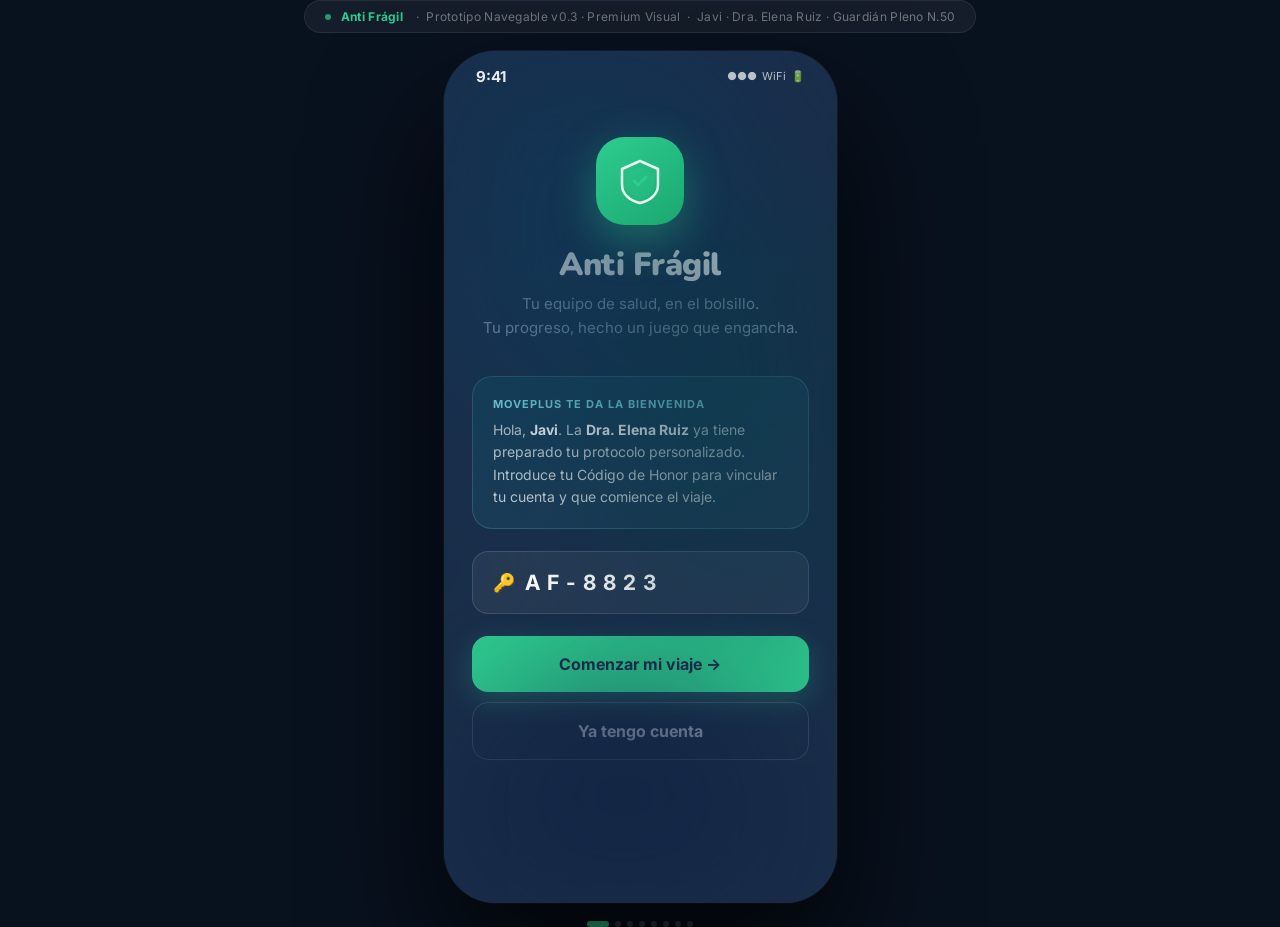
<file: mockups/prototipo/index.html>
<!DOCTYPE html>
<!--
  Anti Frágil — Prototipo Navegable v0.3 (Premium Visual)
  ─────────────────────────────────────────────────────────────────────────────
  Paciente demo : Javi Paciente  (javi@paciente.test)
  Profesional   : Dra. Elena Ruiz (fisio · MovePlus)
  Avatar        : Kael el Fluido · Agua · Fase 16 Guardián Pleno · Nivel 50
  XP total      : 4 620   Racha: 23 días
  Dolor (5 días): 7 → 6 → 5 → 4 → 3  (tendencia positiva ↓)
  Pack activo   : Lumbares fase 1  (Movilidad lumbar suave + Core básico)
  Auditoría ini.: Fuerza 18 · Aeróbico 16 · Movilidad 12 · Constancia 12 = 58/100
  ─────────────────────────────────────────────────────────────────────────────
  Flujo de pantallas:
    S1 Onboarding → S2 Auditoría → S3 Sombrero → S4 Dashboard →
    S5 Triaje → S6 Rutina → S7 Feedback RPE → S8 Recompensa
  ─────────────────────────────────────────────────────────────────────────────
-->
<html lang="es">
<head>
<meta charset="UTF-8">
<meta name="viewport" content="width=device-width, initial-scale=1.0, maximum-scale=1.0">
<title>Anti Frágil · Prototipo v0.3</title>
<link href="https://fonts.googleapis.com/css2?family=Nunito:wght@700;800;900&family=Inter:wght@400;500;600;700&display=swap" rel="stylesheet">
<style>
/* ═══════════════════════════════════════════════════════
   TOKENS
═══════════════════════════════════════════════════════ */
:root {
  --verde:      #2ECC8F;
  --verde-d:    #1aa870;
  --azul:       #1A2E4A;
  --calido:     #F5F3EE;
  --gris:       #8A9BB0;
  --rojo:       #E53935;
  --ambar:      #FFA726;
  --dorado:     #F4C430;
  --indigo:     #5C6BC0;
  /* Agua */
  --agua:       #0097A7;
  --agua-l:     #80DEEA;
  --agua-bg:    #0D4A6B;
  /* Superficies */
  --surface:    rgba(255,255,255,.06);
  --border:     rgba(255,255,255,.09);
  --border-l:   rgba(0,0,0,.07);
}

/* ═══════════════════════════════════════════════════════
   RESET & BASE
═══════════════════════════════════════════════════════ */
*,*::before,*::after{box-sizing:border-box;margin:0;padding:0}
body{
  background:#08111E;
  min-height:100vh;
  display:flex;
  flex-direction:column;
  align-items:center;
  justify-content:center;
  gap:18px;
  font-family:'Inter',sans-serif;
  -webkit-font-smoothing:antialiased;
}

/* ═══════════════════════════════════════════════════════
   PROTO LABEL
═══════════════════════════════════════════════════════ */
.proto-label{
  display:flex;gap:10px;align-items:center;
  background:rgba(255,255,255,.05);
  border:1px solid rgba(255,255,255,.08);
  border-radius:20px;padding:8px 20px;
  font-size:12px;color:rgba(255,255,255,.4);letter-spacing:.3px;
}
.proto-label strong{color:var(--verde);font-weight:700;}
.proto-label .dot{width:6px;height:6px;background:var(--verde);border-radius:50%;opacity:.7;}

/* ═══════════════════════════════════════════════════════
   PHONE SHELL
═══════════════════════════════════════════════════════ */
.phone{
  width:393px;height:852px;
  background:var(--azul);
  border-radius:52px;
  overflow:hidden;
  position:relative;
  box-shadow:
    0 64px 128px rgba(0,0,0,.75),
    0 0 0 1px rgba(255,255,255,.06),
    inset 0 1px 0 rgba(255,255,255,.06);
}

/* ═══════════════════════════════════════════════════════
   STATUS BAR
═══════════════════════════════════════════════════════ */
.sbar{
  position:absolute;top:0;left:0;right:0;height:50px;z-index:300;
  display:flex;align-items:center;justify-content:space-between;
  padding:0 32px;pointer-events:none;
}
.sbar-time{font-weight:700;font-size:15px;color:rgba(255,255,255,.9);}
.sbar-icons{font-size:11px;color:rgba(255,255,255,.7);display:flex;gap:5px;align-items:center;}

/* ═══════════════════════════════════════════════════════
   SCREEN ENGINE
═══════════════════════════════════════════════════════ */
.screens{position:absolute;inset:0;}
.screen{
  position:absolute;inset:0;
  opacity:0;transform:translateX(28px);
  transition:opacity .3s cubic-bezier(.4,0,.2,1),transform .3s cubic-bezier(.4,0,.2,1);
  pointer-events:none;
  overflow-y:auto;overflow-x:hidden;
  scrollbar-width:none;
}
.screen::-webkit-scrollbar{display:none;}
.screen.active{opacity:1;transform:none;pointer-events:all;}
.screen.out{opacity:0;transform:translateX(-28px);}

/* ═══════════════════════════════════════════════════════
   SHARED: BUTTONS
═══════════════════════════════════════════════════════ */
.btn{
  width:100%;border:none;border-radius:16px;
  padding:18px;font-family:'Inter',sans-serif;
  font-size:16px;font-weight:700;cursor:pointer;
  transition:transform .14s,opacity .14s;
}
.btn:active{transform:scale(.97);opacity:.9;}
.btn-green{
  background:var(--verde);color:var(--azul);
  box-shadow:0 8px 28px rgba(46,204,143,.28);
}
.btn-dark{
  background:var(--azul);color:#fff;
  box-shadow:0 8px 28px rgba(26,46,74,.32);
}
.btn-ghost{
  background:transparent;
  border:1.5px solid rgba(255,255,255,.12);
  color:var(--gris);margin-top:10px;
}

/* ═══════════════════════════════════════════════════════
   SHARED: TYPOGRAPHY
═══════════════════════════════════════════════════════ */
.h1{font-family:'Nunito',sans-serif;font-weight:900;font-size:32px;
    letter-spacing:-.5px;line-height:1.15;}
.h2{font-family:'Nunito',sans-serif;font-weight:800;font-size:24px;
    line-height:1.2;margin-bottom:6px;}
.h3{font-family:'Nunito',sans-serif;font-weight:800;font-size:18px;}
.sub{font-size:14px;color:var(--gris);line-height:1.55;}

/* ═══════════════════════════════════════════════════════
   SHARED: CARDS
═══════════════════════════════════════════════════════ */
.card{
  background:var(--surface);
  border:1px solid var(--border);
  border-radius:20px;padding:20px;
  backdrop-filter:blur(10px);
}
.card-light{
  background:#fff;
  box-shadow:0 2px 12px rgba(0,0,0,.07);
  border-radius:18px;padding:20px;
}
/* ── aurora background (dark screens) ── */
.aurora-bg{position:absolute;inset:0;overflow:hidden;filter:blur(72px);opacity:.55;pointer-events:none;z-index:0}
.aurora-bg i{position:absolute;border-radius:50%}
.aurora-bg i:nth-child(1){width:440px;height:440px;left:-140px;top:-90px;background:#0d3a5c;animation:afl 11s ease-in-out infinite}
.aurora-bg i:nth-child(2){width:380px;height:380px;right:-130px;top:170px;background:#083a4a;animation:afl 14s ease-in-out infinite reverse}
.aurora-bg i:nth-child(3){width:320px;height:320px;left:20px;bottom:-90px;background:#0d1f40;animation:afl 9s ease-in-out infinite}
@keyframes afl{0%,100%{transform:translate(0,0) scale(1)}50%{transform:translate(24px,-18px) scale(1.1)}}
/* ── aurora warm (pantallas calido) ── */
.aurora-warm{position:absolute;inset:0;overflow:hidden;filter:blur(90px);opacity:.16;pointer-events:none;z-index:0}
.aurora-warm i{position:absolute;border-radius:50%}
.aurora-warm i:nth-child(1){width:440px;height:440px;left:-160px;top:-100px;background:#0d5a3a;animation:afl 11s ease-in-out infinite}
.aurora-warm i:nth-child(2){width:380px;height:380px;right:-130px;top:180px;background:#083a5a;animation:afl 14s ease-in-out infinite reverse}
.aurora-warm i:nth-child(3){width:320px;height:320px;left:20px;bottom:-80px;background:#0d2a3a;animation:afl 9s ease-in-out infinite}
/* ── glow pulse (avatar stage) ── */
.av-glow-pulse{position:absolute;inset:28px;border-radius:50%;
  background:radial-gradient(circle,rgba(91,208,232,.28) 0%,rgba(46,204,143,.10) 45%,transparent 70%);
  animation:avpulse 4.5s ease-in-out infinite;pointer-events:none;}
@keyframes avpulse{0%,100%{opacity:.75;transform:scale(1)}50%{opacity:1;transform:scale(1.06)}}
/* ── avatar float ── */
.av-float{animation:avfl 5s ease-in-out infinite}
@keyframes avfl{0%,100%{transform:translateY(0)}50%{transform:translateY(-10px)}}
/* ── halo rings around avatar ── */
.av-ring-wrap{position:relative;width:148px;height:148px;display:flex;align-items:center;justify-content:center}
.av-ring-wrap::before,.av-ring-wrap::after{content:'';position:absolute;border-radius:50%;pointer-events:none}
.av-ring-wrap::before{inset:-16px;border:1.5px solid rgba(91,208,232,.18);animation:hspin 24s linear infinite}
.av-ring-wrap::after{inset:-28px;border:1px dashed rgba(91,208,232,.1);animation:hspin 17s linear infinite reverse}
@keyframes hspin{to{transform:rotate(360deg)}}

/* ═══════════════════════════════════════════════════════
   SHARED: BACK BUTTON
═══════════════════════════════════════════════════════ */
.back{
  width:36px;height:36px;border-radius:12px;border:none;
  cursor:pointer;font-size:18px;
  display:flex;align-items:center;justify-content:center;
  transition:background .15s;margin-bottom:18px;
}
.back-dark{background:rgba(0,0,0,.07);color:var(--azul);}
.back-light{background:rgba(255,255,255,.08);color:#fff;}

/* ═══════════════════════════════════════════════════════
   SHARED: SLIDERS
═══════════════════════════════════════════════════════ */
input[type=range]{
  -webkit-appearance:none;width:100%;height:6px;
  border-radius:3px;outline:none;cursor:pointer;
}
input[type=range].on-light{background:#EBE8E2;}
input[type=range].on-dark{background:rgba(255,255,255,.1);}
input[type=range]::-webkit-slider-thumb{
  -webkit-appearance:none;
  width:24px;height:24px;border-radius:50%;
  background:var(--verde);
  box-shadow:0 2px 10px rgba(46,204,143,.45);
  cursor:pointer;
}

/* ═══════════════════════════════════════════════════════
   SHARED: CHIP / PILL
═══════════════════════════════════════════════════════ */
.chip{
  display:inline-flex;align-items:center;gap:6px;
  border-radius:20px;padding:6px 14px;
  font-size:12px;font-weight:700;letter-spacing:.2px;
}
.chip-green{background:rgba(46,204,143,.12);color:var(--verde);border:1px solid rgba(46,204,143,.25);}
.chip-agua{background:rgba(128,222,234,.12);color:var(--agua-l);border:1px solid rgba(128,222,234,.22);}
.chip-gold{background:rgba(244,196,48,.12);color:var(--dorado);border:1px solid rgba(244,196,48,.25);}
.chip-dark{background:var(--azul);color:#fff;}

/* ═══════════════════════════════════════════════════════
   SCREEN 1 · ONBOARDING
═══════════════════════════════════════════════════════ */
#s1{
  background:var(--azul);
  display:flex;flex-direction:column;align-items:center;
  padding:86px 28px 44px;
}
.logo-box{
  width:88px;height:88px;border-radius:28px;
  background:linear-gradient(145deg,var(--verde),var(--verde-d));
  display:flex;align-items:center;justify-content:center;font-size:44px;
  box-shadow:0 14px 44px rgba(46,204,143,.38);
  margin-bottom:22px;
}
#s1 .tagline{
  font-size:15px;color:var(--gris);text-align:center;
  line-height:1.6;margin-bottom:36px;
}
.welcome-card{
  width:100%;
  background:linear-gradient(145deg,rgba(0,151,167,.15),rgba(128,222,234,.06));
  border:1px solid rgba(128,222,234,.2);
  border-radius:20px;padding:20px;margin-bottom:22px;
}
.welcome-card .label{
  font-size:11px;font-weight:700;color:var(--agua-l);
  text-transform:uppercase;letter-spacing:1px;margin-bottom:8px;
}
.welcome-card p{font-size:14px;color:rgba(255,255,255,.75);line-height:1.6;}
.welcome-card strong{color:#fff;}
.code-wrap{
  width:100%;
  background:rgba(255,255,255,.06);
  border:1.5px solid rgba(255,255,255,.13);
  border-radius:16px;padding:0 20px;
  display:flex;align-items:center;gap:10px;
  margin-bottom:22px;transition:border-color .2s;
}
.code-wrap:focus-within{border-color:var(--verde);}
.code-wrap span{font-size:18px;}
.code-input{
  flex:1;background:transparent;border:none;outline:none;
  padding:18px 0;
  color:#fff;font-size:21px;font-weight:700;
  letter-spacing:7px;font-family:'Inter',sans-serif;
}
.code-input::placeholder{color:rgba(255,255,255,.2);letter-spacing:3px;font-size:15px;}

/* ═══════════════════════════════════════════════════════
   SCREEN 2 · AUDITORÍA DE VITALIDAD
═══════════════════════════════════════════════════════ */
#s2{background:var(--calido);display:flex;flex-direction:column;padding-top:58px;}
#s2 .hdr{padding:20px 28px 0;}
#s2 .h2{color:var(--azul);}
.score-row{
  display:flex;align-items:center;justify-content:space-between;
  margin-bottom:22px;
}
.score-big{
  font-family:'Nunito',sans-serif;font-weight:900;
  font-size:48px;line-height:1;
}
.score-big .pts{font-size:20px;font-weight:700;color:var(--gris);margin-left:4px;}
.score-context{font-size:13px;color:var(--gris);text-align:right;line-height:1.5;}
.audit-list{padding:0 28px;display:flex;flex-direction:column;gap:12px;}
.ab{background:rgba(255,255,255,.88);border-radius:16px;padding:18px 20px;
    box-shadow:0 2px 10px rgba(0,0,0,.06);backdrop-filter:blur(6px);}
.ab-row{display:flex;align-items:center;justify-content:space-between;margin-bottom:11px;}
.ab-left{}
.ab-name{font-size:14px;font-weight:600;color:var(--azul);}
.ab-max{font-size:12px;color:var(--gris);margin-top:2px;}
.ab-val{
  font-family:'Nunito',sans-serif;font-weight:800;
  font-size:24px;color:var(--verde);
}
#s2 .footer{padding:18px 28px 44px;}

/* ═══════════════════════════════════════════════════════
   SCREEN 3 · SOMBRERO SELECCIONADOR
═══════════════════════════════════════════════════════ */
#s3{background:var(--azul);display:flex;flex-direction:column;padding-top:58px;}
#s3 .hdr{padding:20px 28px 0;}
#s3 .h2{color:#fff;}
.archetype-banner{
  background:linear-gradient(145deg,rgba(0,151,167,.18),rgba(13,74,107,.5));
  border:1px solid rgba(128,222,234,.22);
  border-radius:16px;padding:16px;
  display:flex;align-items:center;gap:14px;
  margin-bottom:22px;
}
.arch-icon{font-size:36px;}
.arch-text .arch-label{font-size:11px;font-weight:700;color:var(--agua-l);
  text-transform:uppercase;letter-spacing:1px;margin-bottom:4px;}
.arch-text p{font-size:13px;color:rgba(255,255,255,.7);line-height:1.5;}
.arch-text strong{color:var(--agua-l);}

.guardian-list{padding:0 22px;display:flex;flex-direction:column;gap:11px;}
.gc{
  border-radius:20px;padding:18px 20px;
  cursor:pointer;border:2px solid rgba(128,222,234,.2);
  background:linear-gradient(145deg,rgba(10,42,61,.9),rgba(13,74,107,.7));
  transition:transform .18s,border-color .18s,box-shadow .18s;
}
.gc:active{transform:scale(.97);}
.gc:hover{border-color:rgba(128,222,234,.4);box-shadow:0 8px 24px rgba(0,151,167,.2);}
.gc-inner{display:flex;align-items:center;gap:14px;}
.gc-icon{
  width:68px;height:68px;border-radius:18px;
  background:rgba(128,222,234,.1);
  display:flex;align-items:center;justify-content:center;
  font-size:34px;flex-shrink:0;
}
.gc-info{flex:1;}
.gc-name{font-family:'Nunito',sans-serif;font-weight:800;font-size:18px;color:#fff;margin-bottom:3px;}
.gc-desc{font-size:13px;color:rgba(255,255,255,.55);line-height:1.4;}
.gc-tag{
  display:inline-block;margin-top:7px;
  font-size:11px;font-weight:700;
  background:rgba(128,222,234,.12);color:var(--agua-l);
  padding:3px 10px;border-radius:8px;
}
.gc-arrow{font-size:22px;color:rgba(255,255,255,.2);}
.choose-note{
  text-align:center;font-size:13px;color:var(--gris);
  padding:16px 28px 36px;line-height:1.55;
}

/* ═══════════════════════════════════════════════════════
   SCREEN 4 · DASHBOARD
═══════════════════════════════════════════════════════ */
#s4{background:var(--azul);display:flex;flex-direction:column;padding-top:50px;}

.dash-top{
  display:flex;align-items:center;justify-content:space-between;
  padding:12px 28px 0;
}
.dash-hi{font-size:14px;color:var(--gris);}
.dash-name{
  font-family:'Nunito',sans-serif;font-weight:900;font-size:24px;color:#fff;
}
.streak-pill{
  display:flex;align-items:center;gap:8px;
  background:rgba(244,196,48,.11);
  border:1px solid rgba(244,196,48,.26);
  padding:9px 15px;border-radius:22px;
}
.streak-n{
  font-family:'Nunito',sans-serif;font-weight:900;
  font-size:22px;color:var(--dorado);line-height:1;
}
.streak-l{font-size:11px;color:rgba(244,196,48,.65);line-height:1.3;}

/* Avatar stage */
.avatar-stage{
  display:flex;flex-direction:column;align-items:center;
  padding:18px 28px 4px;
}
.av-glow{position:relative;margin-bottom:28px;}
.av-glow::before{
  content:'';position:absolute;inset:-32px;border-radius:50%;
  background:radial-gradient(circle,rgba(0,151,167,.2) 0%,transparent 68%);
  pointer-events:none;
}
.av-box{
  width:148px;height:148px;border-radius:38px;
  background:linear-gradient(145deg,#062033,#0D4A6B);
  border:2px solid rgba(128,222,234,.3);
  display:flex;align-items:center;justify-content:center;
  font-size:72px;position:relative;
  box-shadow:0 0 52px rgba(0,151,167,.22),inset 0 1px 0 rgba(255,255,255,.06);
}
.av-phase-tag{
  position:absolute;bottom:-14px;left:50%;transform:translateX(-50%);
  background:var(--azul);
  border:1.5px solid rgba(128,222,234,.4);
  color:var(--agua-l);font-size:11px;font-weight:700;
  padding:4px 14px;border-radius:10px;white-space:nowrap;
}
.av-meta{text-align:center;margin-bottom:14px;}
.av-arch{font-size:13px;font-weight:600;color:var(--agua-l);margin-bottom:4px;}
.av-fname{
  font-family:'Nunito',sans-serif;font-weight:900;font-size:22px;color:#fff;
  margin-bottom:2px;
}
.av-slogan{font-size:13px;color:var(--gris);}

/* XP bar */
.xp-bar-wrap{width:100%;margin-bottom:4px;}
.xp-bar-top{display:flex;justify-content:space-between;margin-bottom:7px;}
.xp-lbl{font-size:12px;font-weight:600;color:var(--gris);text-transform:uppercase;letter-spacing:.5px;}
.xp-val{font-size:13px;font-weight:700;color:var(--verde);}
.xp-track{height:8px;background:rgba(255,255,255,.07);border-radius:4px;overflow:hidden;}
.xp-fill{
  height:100%;
  background:linear-gradient(90deg,var(--verde),var(--verde-d));
  border-radius:4px;transition:width 1.2s ease;
  overflow:hidden;position:relative;
}
.xp-fill::after{
  content:'';position:absolute;inset:0;
  background:linear-gradient(110deg,transparent 30%,rgba(255,255,255,.45) 50%,transparent 70%);
  animation:xpshine 2.8s ease-in-out infinite;
}
@keyframes xpshine{0%{transform:translateX(-110%)}60%,100%{transform:translateX(110%)}}
.xp-next{font-size:12px;color:var(--gris);margin-top:5px;text-align:right;}

/* Dolor trend mini-widget */
.dolor-trend{
  width:100%;
  background:rgba(255,255,255,.04);
  border:1px solid rgba(255,255,255,.07);
  border-radius:14px;padding:12px 16px;
  display:flex;align-items:center;justify-content:space-between;
  margin-top:8px;
}
.dt-label{font-size:12px;color:var(--gris);}
.dt-dots{display:flex;align-items:flex-end;gap:5px;}
.dt-dot{
  width:22px;height:22px;border-radius:6px;
  display:flex;align-items:center;justify-content:center;
  font-size:11px;font-weight:700;
}
.dt-trend{
  font-size:13px;font-weight:700;color:var(--verde);
  display:flex;align-items:center;gap:4px;
}

/* Actions */
.dash-actions{padding:14px 28px 44px;display:flex;flex-direction:column;gap:10px;}
.action{
  border-radius:20px;padding:17px 20px;
  display:flex;align-items:center;gap:14px;
  cursor:pointer;border:none;text-align:left;width:100%;
  transition:transform .15s;
}
.action:active{transform:scale(.97);}
.action.main{background:var(--verde);}
.action.sec{background:var(--surface);border:1px solid var(--border);}
.act-icon{
  width:48px;height:48px;border-radius:14px;
  display:flex;align-items:center;justify-content:center;font-size:24px;flex-shrink:0;
}
.action.main .act-icon{background:rgba(0,0,0,.12);}
.action.sec  .act-icon{background:rgba(255,255,255,.08);}
.act-text{flex:1;}
.act-title{font-size:16px;font-weight:700;margin-bottom:2px;}
.action.main .act-title{color:var(--azul);}
.action.sec  .act-title{color:#fff;}
.act-sub{font-size:13px;}
.action.main .act-sub{color:rgba(26,46,74,.6);}
.action.sec  .act-sub{color:var(--gris);}
.act-chev{font-size:20px;opacity:.3;}
.action.main .act-chev{color:var(--azul);}
.action.sec  .act-chev{color:#fff;}

/* ═══════════════════════════════════════════════════════
   SCREEN 5 · TRIAJE DIARIO
═══════════════════════════════════════════════════════ */
#s5{background:var(--calido);display:flex;flex-direction:column;padding-top:58px;}
#s5 .hdr{padding:20px 28px 0;}
#s5 .h2{color:var(--azul);}
.triaje-body{padding:0 28px;display:flex;flex-direction:column;gap:16px;flex:1;}
.t-card{background:rgba(255,255,255,.88);border-radius:20px;padding:22px;
        box-shadow:0 2px 12px rgba(0,0,0,.07);backdrop-filter:blur(6px);}
.t-top{display:flex;justify-content:space-between;align-items:flex-start;margin-bottom:16px;}
.t-name{font-size:15px;font-weight:600;color:var(--azul);margin-bottom:3px;}
.t-hint{font-size:13px;color:var(--gris);}
.t-big{
  font-family:'Nunito',sans-serif;font-weight:900;font-size:48px;
  line-height:1;min-width:52px;text-align:right;
}
.t-big.pain{color:var(--ambar);}
.t-big.energy{color:var(--verde);}
.scale-row{display:flex;justify-content:space-between;margin-top:8px;}
.scale-end{font-size:11px;color:var(--gris);}
.memory-badge{
  display:flex;align-items:center;gap:8px;
  background:rgba(46,204,143,.07);
  border:1px solid rgba(46,204,143,.18);
  border-radius:12px;padding:10px 14px;margin-top:12px;
}
.memory-badge span{font-size:14px;}
.memory-badge p{font-size:13px;color:#1e7055;line-height:1.4;}
.empathy{
  background:rgba(46,204,143,.07);
  border:1px solid rgba(46,204,143,.18);
  border-radius:14px;padding:14px 16px;
  display:flex;gap:10px;align-items:flex-start;
}
.empathy span{font-size:18px;}
.empathy p{font-size:13px;color:#1e7055;line-height:1.55;}
#s5 .footer{padding:16px 28px 44px;}

/* ═══════════════════════════════════════════════════════
   SCREEN 6 · RUTINA
═══════════════════════════════════════════════════════ */
#s6{background:var(--calido);display:flex;flex-direction:column;padding-top:58px;}
#s6 .hdr{padding:20px 28px 0;}
#s6 .h2{color:var(--azul);}
.pack-header{
  background:var(--azul);
  margin:4px 28px 18px;border-radius:20px;padding:18px 20px;
  display:flex;gap:14px;align-items:center;
}
.pack-ico{
  width:54px;height:54px;border-radius:16px;
  background:rgba(255,255,255,.1);
  display:flex;align-items:center;justify-content:center;font-size:28px;flex-shrink:0;
}
.pack-name{
  font-family:'Nunito',sans-serif;font-weight:800;font-size:16px;
  color:#fff;margin-bottom:3px;
}
.pack-by{font-size:12px;color:var(--agua-l);}
.pack-meta{font-size:12px;color:var(--gris);margin-top:1px;}
.ex-list{padding:0 28px;display:flex;flex-direction:column;gap:10px;flex:1;}
.ex{
  background:#fff;border-radius:16px;padding:14px 18px;
  display:flex;align-items:center;gap:14px;
  box-shadow:0 2px 8px rgba(0,0,0,.05);
  cursor:pointer;transition:opacity .2s;
}
.ex:active{opacity:.75;}
.ex-chk{
  width:28px;height:28px;border-radius:8px;
  border:2px solid #DDD9D1;
  display:flex;align-items:center;justify-content:center;
  font-size:14px;flex-shrink:0;color:#fff;
  transition:all .2s;
}
.ex.done .ex-chk{background:var(--verde);border-color:var(--verde);}
.ex.done{opacity:.55;}
.ex-ico{
  width:54px;height:54px;border-radius:14px;
  background:linear-gradient(135deg,#EBE8E2,#D9D5CC);
  display:flex;align-items:center;justify-content:center;font-size:26px;flex-shrink:0;
}
.ex-name{font-size:15px;font-weight:600;color:var(--azul);margin-bottom:2px;}
.ex-detail{font-size:13px;color:var(--gris);}
.ex-prog{text-align:center;font-size:13px;color:var(--gris);padding:10px 0;}
#s6 .footer{padding:10px 28px 44px;}

/* ═══════════════════════════════════════════════════════
   SCREEN 7 · FEEDBACK RPE
═══════════════════════════════════════════════════════ */
#s7{background:var(--calido);display:flex;flex-direction:column;padding-top:58px;}
#s7 .hdr{padding:20px 28px 0;}
#s7 .h2{color:var(--azul);}
.rpe-body{padding:0 28px;display:flex;flex-direction:column;gap:14px;flex:1;}
.rpe-card{background:rgba(255,255,255,.88);border-radius:20px;padding:22px;
          box-shadow:0 2px 12px rgba(0,0,0,.07);backdrop-filter:blur(6px);}
.rpe-label{font-size:15px;font-weight:600;color:var(--azul);margin-bottom:3px;}
.rpe-hint{font-size:13px;color:var(--gris);margin-bottom:14px;}
.rpe-grid{
  display:grid;grid-template-columns:repeat(5,1fr);gap:8px;
  margin-bottom:10px;
}
.rpe-btn{
  aspect-ratio:1;border-radius:10px;
  border:2px solid #E0DDD7;background:#fff;
  font-size:14px;font-weight:700;color:var(--gris);
  cursor:pointer;transition:all .15s;
}
.rpe-btn.sel{background:var(--verde);border-color:var(--verde);color:#fff;}
.tgl-row{display:flex;align-items:center;justify-content:space-between;gap:12px;}
.tgl-info{flex:1;}
.tgl-name{font-size:15px;font-weight:600;color:var(--azul);margin-bottom:3px;}
.tgl-sub{font-size:13px;color:var(--gris);}
.toggle{
  width:52px;height:30px;border-radius:15px;
  background:#DDD9D1;position:relative;cursor:pointer;flex-shrink:0;
  transition:background .2s;
}
.toggle.on{background:var(--rojo);}
.knob{
  width:24px;height:24px;border-radius:50%;background:#fff;
  position:absolute;top:3px;left:3px;
  box-shadow:0 2px 5px rgba(0,0,0,.2);
  transition:transform .2s;
}
.toggle.on .knob{transform:translateX(22px);}
.alert-card{
  background:rgba(229,57,53,.07);
  border:1px solid rgba(229,57,53,.22);
  border-radius:14px;padding:14px 16px;
  display:none;gap:10px;align-items:flex-start;
}
.alert-card.show{display:flex;}
.alert-card p{font-size:13px;color:#9B1C1C;line-height:1.55;}
.thanks-card{
  background:rgba(46,204,143,.07);
  border:1px solid rgba(46,204,143,.18);
  border-radius:14px;padding:14px 16px;
  display:flex;gap:10px;align-items:flex-start;
}
.thanks-card p{font-size:13px;color:#1e7055;line-height:1.55;}
#s7 .footer{padding:10px 28px 44px;}

/* ═══════════════════════════════════════════════════════
   SCREEN 8 · RECOMPENSA
═══════════════════════════════════════════════════════ */
#s8{
  background:var(--azul);
  display:flex;flex-direction:column;align-items:center;
  padding:82px 28px 44px;text-align:center;
}
.cel-ring{
  width:172px;height:172px;border-radius:50%;
  background:radial-gradient(circle,rgba(0,151,167,.22) 0%,transparent 70%);
  display:flex;align-items:center;justify-content:center;
  position:relative;margin-bottom:28px;
}
.cel-ring::before{
  content:'';position:absolute;inset:10px;border-radius:50%;
  border:2px solid rgba(128,222,234,.22);
  animation:ring 2.2s ease-in-out infinite;
}
@keyframes ring{
  0%,100%{transform:scale(1);opacity:.8;}
  50%{transform:scale(1.08);opacity:.25;}
}
.cel-av{font-size:78px;}
.rew-title{
  font-family:'Nunito',sans-serif;font-weight:900;font-size:28px;
  color:#fff;margin-bottom:10px;
}
.rew-sub{font-size:15px;color:var(--gris);line-height:1.6;margin-bottom:26px;}
.xp-chips{display:flex;gap:8px;justify-content:center;flex-wrap:wrap;margin-bottom:22px;}
.xchip{
  background:var(--surface);border:1px solid var(--border);
  border-radius:20px;padding:10px 16px;
  display:flex;align-items:center;gap:7px;
}
.xchip-v{
  font-family:'Nunito',sans-serif;font-weight:800;font-size:16px;color:var(--verde);
}
.xchip-t{font-size:13px;color:rgba(255,255,255,.7);}
.streak-cel{
  width:100%;
  background:rgba(244,196,48,.1);border:1px solid rgba(244,196,48,.26);
  border-radius:16px;padding:16px 20px;
  display:flex;gap:12px;align-items:center;margin-bottom:26px;text-align:left;
}
.sc-num{
  font-family:'Nunito',sans-serif;font-weight:900;font-size:24px;color:var(--dorado);
}
.sc-lbl{font-size:13px;color:rgba(244,196,48,.65);}
.level-up{
  width:100%;
  background:linear-gradient(145deg,rgba(0,151,167,.15),rgba(128,222,234,.05));
  border:1px solid rgba(128,222,234,.22);
  border-radius:16px;padding:16px 20px;
  display:flex;gap:12px;align-items:center;margin-bottom:26px;text-align:left;
}
.lu-icon{font-size:28px;}
.lu-title{
  font-family:'Nunito',sans-serif;font-weight:800;font-size:16px;
  color:var(--agua-l);margin-bottom:3px;
}
.lu-sub{font-size:13px;color:rgba(255,255,255,.55);}

/* ═══════════════════════════════════════════════════════
   NAV DOTS
═══════════════════════════════════════════════════════ */
.nav-dots{display:flex;gap:6px;align-items:center;}
.nd{
  width:6px;height:6px;border-radius:3px;
  background:rgba(255,255,255,.18);
  cursor:pointer;transition:all .3s;
}
.nd.on{width:22px;background:var(--verde);}
</style>
</head>
<body>

<div class="proto-label">
  <div class="dot"></div>
  <strong>Anti Frágil</strong> &nbsp;·&nbsp; Prototipo Navegable v0.3 · Premium Visual
  &nbsp;·&nbsp; Javi · Dra. Elena Ruiz · Guardián Pleno N.50
</div>

<div class="phone">

  <!-- Status bar -->
  <div class="sbar">
    <span class="sbar-time">9:41</span>
    <div class="sbar-icons">
      <span>●●●</span><span>WiFi</span><span>🔋</span>
    </div>
  </div>

  <div class="screens">

    <!-- ═══════════════════════════════════════════════
         S1 · ONBOARDING — Código de Honor
    ═══════════════════════════════════════════════ -->
    <div class="screen active" id="s1">
      <div class="aurora-bg"><i></i><i></i><i></i></div>

      <div class="logo-box" style="position:relative;z-index:1">
        <svg width="48" height="48" viewBox="0 0 48 48" fill="none">
          <path d="M24 4 L42 12 L42 28 C42 38 33 44 24 46 C15 44 6 38 6 28 L6 12 Z" fill="none" stroke="rgba(255,255,255,.9)" stroke-width="2.5" stroke-linejoin="round"/>
          <path d="M24 10 L38 17 L38 28 C38 35 31 40 24 42 C17 40 10 35 10 28 L10 17 Z" fill="rgba(46,204,143,.2)"/>
          <path d="M18 24 L22 28 L30 20" stroke="#2ECC8F" stroke-width="3" stroke-linecap="round" stroke-linejoin="round"/>
        </svg>
      </div>
      <h1 class="h1" style="color:#fff;margin-bottom:8px;">Anti Frágil</h1>
      <p class="tagline">Tu equipo de salud, en el bolsillo.<br>Tu progreso, hecho un juego que engancha.</p>

      <div class="welcome-card">
        <div class="label">MovePlus te da la bienvenida</div>
        <p>Hola, <strong>Javi</strong>. La <strong>Dra. Elena Ruiz</strong> ya tiene preparado
           tu protocolo personalizado. Introduce tu Código de Honor para vincular tu cuenta
           y que comience el viaje.</p>
      </div>

      <div class="code-wrap">
        <span>🔑</span>
        <input class="code-input" type="text" placeholder="HONOR-XXXX" value="AF-8823" maxlength="7">
      </div>

      <button class="btn btn-green" onclick="go(2)">Comenzar mi viaje →</button>
      <button class="btn btn-ghost" onclick="go(2)">Ya tengo cuenta</button>

    </div>

    <!-- ═══════════════════════════════════════════════
         S2 · AUDITORÍA DE VITALIDAD
    ═══════════════════════════════════════════════ -->
    <div class="screen" id="s2">
      <div class="aurora-warm"><i></i><i></i><i></i></div>
      <div class="hdr">
        <button class="back back-dark" onclick="go(1)">←</button>
        <h2 class="h2">Auditoría de Vitalidad</h2>
        <p class="sub" style="margin-bottom:14px;">
          La <strong style="color:var(--azul)">Dra. Elena Ruiz</strong> ya ha evaluado tu punto de
          partida. Revisa tus resultados y confirma.
        </p>
        <div class="score-row">
          <div>
            <div style="font-size:13px;color:var(--gris);margin-bottom:4px;">Tu puntuación</div>
            <div class="score-big" style="color:var(--azul)">
              58<span class="pts">/ 100</span>
            </div>
          </div>
          <div class="score-context">
            <div class="chip chip-dark" style="margin-bottom:6px;">Perfil Agua 💧</div>
            <div style="font-size:12px;color:var(--gris);">Movilidad y<br>fluidez</div>
          </div>
        </div>
      </div>

      <div class="audit-list">

        <div class="ab">
          <div class="ab-row">
            <div class="ab-left">
              <div class="ab-name">💪 Fuerza Base</div>
              <div class="ab-max">Máx. 30 pts</div>
            </div>
            <div class="ab-val" id="av1">18</div>
          </div>
          <input type="range" class="on-light" min="0" max="30" value="18"
                 oninput="auditChange(this,'av1',0)">
        </div>

        <div class="ab">
          <div class="ab-row">
            <div class="ab-left">
              <div class="ab-name">🏃 Capacidad Aeróbica</div>
              <div class="ab-max">Máx. 30 pts</div>
            </div>
            <div class="ab-val" id="av2">16</div>
          </div>
          <input type="range" class="on-light" min="0" max="30" value="16"
                 oninput="auditChange(this,'av2',1)">
        </div>

        <div class="ab">
          <div class="ab-row">
            <div class="ab-left">
              <div class="ab-name">🧘 Movilidad / Dolor</div>
              <div class="ab-max">Máx. 20 pts</div>
            </div>
            <div class="ab-val" id="av3">12</div>
          </div>
          <input type="range" class="on-light" min="0" max="20" value="12"
                 oninput="auditChange(this,'av3',2)">
        </div>

        <div class="ab">
          <div class="ab-row">
            <div class="ab-left">
              <div class="ab-name">📅 Constancia / Hábitos</div>
              <div class="ab-max">Máx. 20 pts</div>
            </div>
            <div class="ab-val" id="av4">12</div>
          </div>
          <input type="range" class="on-light" min="0" max="20" value="12"
                 oninput="auditChange(this,'av4',3)">
        </div>

      </div>

      <div class="footer">
        <button class="btn btn-green" onclick="go(3)">Ver mi Guardián →</button>
      </div>
    </div>

    <!-- ═══════════════════════════════════════════════
         S3 · SOMBRERO SELECCIONADOR
    ═══════════════════════════════════════════════ -->
    <div class="screen" id="s3">
      <div class="aurora-bg"><i></i><i></i><i></i></div>
      <div class="hdr" style="position:relative;z-index:1">
        <button class="back back-light" onclick="go(2)">←</button>
        <h2 class="h2">Tu Guardián nace hoy</h2>
        <p class="sub" style="margin-bottom:14px;">
          Tu perfil lo dice todo, Javi: eres del agua.
          <strong style="color:var(--agua-l)">Movilidad, fluidez, adaptación.</strong>
          Elige al que sientas más tuyo.
        </p>
        <div class="archetype-banner">
          <span class="arch-icon">💧</span>
          <div class="arch-text">
            <div class="arch-label">Arquetipo asignado por la Dra. Elena Ruiz</div>
            <p>
              Tu auditoría (movilidad baja, buena base aeróbica) señala claramente
              al <strong>Agua</strong>: se adapta, no se rompe, persiste.
            </p>
          </div>
        </div>
      </div>

      <div class="guardian-list" style="position:relative;z-index:1">

        <div class="gc" onclick="go(4)">
          <div class="gc-inner">
            <div class="gc-icon">💧</div>
            <div class="gc-info">
              <div class="gc-name">Kael, el Fluido</div>
              <div class="gc-desc">Se adapta a todo. Abraza el movimiento. Nunca se rompe donde presionas.</div>
              <span class="gc-tag">Agua · Movilidad y adaptación</span>
            </div>
            <span class="gc-arrow">›</span>
          </div>
        </div>

        <div class="gc" onclick="go(4)">
          <div class="gc-inner">
            <div class="gc-icon">🌊</div>
            <div class="gc-info">
              <div class="gc-name">Nara, la Corriente</div>
              <div class="gc-desc">Persiste donde otros ceden. La fuerza del agua es tiempo y constancia.</div>
              <span class="gc-tag">Agua · Constancia y resiliencia</span>
            </div>
            <span class="gc-arrow">›</span>
          </div>
        </div>

        <div class="gc" onclick="go(4)">
          <div class="gc-inner">
            <div class="gc-icon">🧊</div>
            <div class="gc-info">
              <div class="gc-name">Seryn, la Templada</div>
              <div class="gc-desc">Calma exterior, núcleo inquebrantable. La serenidad es su verdadera armadura.</div>
              <span class="gc-tag">Agua · Serenidad y fortaleza</span>
            </div>
            <span class="gc-arrow">›</span>
          </div>
        </div>

      </div>

      <p class="choose-note" style="position:relative;z-index:1">
        Toca el que sientas más tuyo.<br>
        Esta elección te acompañará en todo tu viaje antifrágil.
      </p>
    </div>

    <!-- ═══════════════════════════════════════════════
         S4 · DASHBOARD
    ═══════════════════════════════════════════════ -->
    <div class="screen" id="s4">
      <div class="aurora-bg"><i></i><i></i><i></i></div>

      <div class="dash-top" style="position:relative;z-index:1">
        <div>
          <div class="dash-hi">Buenas, de nuevo,</div>
          <div class="dash-name">Javi</div>
        </div>
        <div class="streak-pill">
          <span style="font-size:22px">🔥</span>
          <div>
            <div class="streak-n">23</div>
            <div class="streak-l">días seguidos</div>
          </div>
        </div>
      </div>

      <div class="avatar-stage" style="position:relative;z-index:1">

        <div class="av-glow">
          <div class="av-ring-wrap">
            <div class="av-glow-pulse"></div>
            <div class="av-box av-float" style="font-size:0">
              <!-- Kael, el Fluido — placeholder SVG (arte final: ilustrador humano, D5) -->
              <svg width="118" height="118" viewBox="0 0 168 168" fill="none">
                <defs>
                  <linearGradient id="kc4" x1="40" y1="20" x2="128" y2="150"><stop offset="0" stop-color="#9BE8F7"/><stop offset=".55" stop-color="#4FBFE0"/><stop offset="1" stop-color="#2E86C1"/></linearGradient>
                  <linearGradient id="kp4" x1="84" y1="70" x2="84" y2="140"><stop offset="0" stop-color="#E8FBFF"/><stop offset="1" stop-color="#BDEDF8"/></linearGradient>
                  <linearGradient id="ka4" x1="0" y1="0" x2="1" y2="1"><stop offset="0" stop-color="#7FDCEF"/><stop offset="1" stop-color="#3D9BD4"/></linearGradient>
                  <radialGradient id="kaura4" cx="50%" cy="50%" r="50%"><stop offset="0" stop-color="rgba(91,208,232,.18)"/><stop offset="1" stop-color="rgba(91,208,232,0)"/></radialGradient>
                </defs>
                <ellipse cx="84" cy="84" rx="84" ry="84" fill="url(#kaura4)"/>
                <path d="M38 96 C18 88 12 64 24 50 C28 64 38 70 50 72 Z" fill="url(#ka4)"/>
                <path d="M84 18 C126 18 148 52 148 90 C148 128 122 152 84 152 C46 152 20 128 20 90 C20 52 42 18 84 18 Z" fill="url(#kc4)"/>
                <ellipse cx="84" cy="106" rx="38" ry="42" fill="url(#kp4)" opacity=".9"/>
                <path d="M84 6 C90 14 102 16 100 28 C94 24 88 24 84 26 C80 24 74 24 68 28 C66 16 78 14 84 6 Z" fill="#BFF0FA"/>
                <path d="M22 86 C8 92 6 108 16 118 C18 106 26 100 36 98 Z" fill="url(#ka4)"/>
                <path d="M146 86 C160 92 162 108 152 118 C150 106 142 100 132 98 Z" fill="url(#ka4)"/>
                <circle cx="62" cy="78" r="11" fill="#0B2438"/>
                <circle cx="106" cy="78" r="11" fill="#0B2438"/>
                <circle cx="65.5" cy="74.5" r="4" fill="#fff"/>
                <circle cx="109.5" cy="74.5" r="4" fill="#fff"/>
                <circle cx="65" cy="75" r="2" fill="rgba(91,208,232,.9)"/>
                <circle cx="109" cy="75" r="2" fill="rgba(91,208,232,.9)"/>
                <path d="M74 100 Q84 110 94 100" stroke="#0B2438" stroke-width="3.4" stroke-linecap="round" fill="none"/>
                <ellipse cx="52" cy="94" rx="6.5" ry="4.5" fill="#FF9DB0" opacity=".55"/>
                <ellipse cx="116" cy="94" rx="6.5" ry="4.5" fill="#FF9DB0" opacity=".55"/>
                <path d="M46 128 C58 142 110 142 122 128 C116 146 102 152 84 152 C66 152 52 146 46 128 Z" fill="#1E5F8C" opacity=".85"/>
                <circle cx="84" cy="140" r="6" fill="#F4C430"/>
                <circle cx="20" cy="40" r="4" fill="#7FDCEF" opacity=".7"><animate attributeName="cy" values="40;30;40" dur="3.4s" repeatCount="indefinite"/></circle>
                <circle cx="150" cy="50" r="3" fill="#7FDCEF" opacity=".6"><animate attributeName="cy" values="50;42;50" dur="2.8s" repeatCount="indefinite"/></circle>
              </svg>
              <div class="av-phase-tag">Fase 16 · Guardián Pleno</div>
            </div>
          </div>
        </div>

        <div style="height:28px"></div>

        <div class="av-meta">
          <div class="av-arch">💧 Kael, el Fluido · Arquetipo Agua</div>
          <div class="av-fname">La Forja — Nivel 50</div>
          <div class="av-slogan">23 días seguidos, Javi. Tu zona lumbar lo nota.</div>
        </div>

        <!-- C6: valores de XP, nivel y progreso de barra son ilustrativos para la demo;
             la lógica real se calculará en tiempo de ejecución desde la BD. -->
        <div class="xp-bar-wrap">
          <div class="xp-bar-top">
            <span class="xp-lbl">Vitalidad XP</span>
            <span class="xp-val">4 620 XP · Niv. 50</span>
          </div>
          <div class="xp-track">
            <div class="xp-fill" style="width:72%"></div>
          </div>
          <div class="xp-next">Fase 17 (Guardián Reforzado) en ~380 XP · Nivel 55</div>
        </div>

        <!-- Dolor trend (5 días) -->
        <div class="dolor-trend">
          <div>
            <div class="dt-label">Tendencia de dolor (5 días)</div>
          </div>
          <div class="dt-dots">
            <div class="dt-dot" style="background:rgba(229,57,53,.2);color:#E53935;">7</div>
            <div class="dt-dot" style="background:rgba(255,167,38,.2);color:#FFA726;">6</div>
            <div class="dt-dot" style="background:rgba(255,167,38,.15);color:#FFA726;">5</div>
            <div class="dt-dot" style="background:rgba(46,204,143,.15);color:#2ECC8F;">4</div>
            <div class="dt-dot" style="background:rgba(46,204,143,.25);color:#1aa870;">3</div>
          </div>
          <div class="dt-trend">↓ Mejorando</div>
        </div>

      </div>

      <div class="dash-actions" style="position:relative;z-index:1">

        <button class="action main" onclick="go(5)">
          <div class="act-icon">⚡</div>
          <div class="act-text">
            <div class="act-title">Triaje de hoy</div>
            <div class="act-sub">¿Cómo está tu cuerpo esta mañana?</div>
          </div>
          <span class="act-chev">›</span>
        </button>

        <button class="action sec" onclick="location.href='evolucion.html'">
          <div class="act-icon">📊</div>
          <div class="act-text">
            <div class="act-title">Mi progreso</div>
            <div class="act-sub">Historial de dolor, sesiones y fases</div>
          </div>
          <span class="act-chev">›</span>
        </button>

        <button class="action sec" onclick="location.href='tarjeta-epica.html'">
          <div class="act-icon">🎴</div>
          <div class="act-text">
            <div class="act-title">Tarjeta Épica</div>
            <div class="act-sub">Compartir en Instagram / TikTok</div>
          </div>
          <span class="act-chev">›</span>
        </button>

      </div>

    </div>

    <!-- ═══════════════════════════════════════════════
         S5 · TRIAJE DIARIO
    ═══════════════════════════════════════════════ -->
    <div class="screen" id="s5">
      <div class="aurora-warm"><i></i><i></i><i></i></div>
      <div class="hdr">
        <button class="back back-dark" onclick="go(4)">←</button>
        <h2 class="h2">Triaje de hoy</h2>
        <p class="sub" style="margin-bottom:18px;">
          Antes de empezar, cuéntanos cómo está tu cuerpo, Javi. Sin juicios: aquí solo
          queremos saber la verdad para cuidarte mejor.
        </p>
      </div>

      <div class="triaje-body">

        <div class="t-card">
          <div class="t-top">
            <div>
              <div class="t-name">Nivel de dolor</div>
              <div class="t-hint">¿Cómo está tu zona lumbar hoy?</div>
            </div>
            <div class="t-big pain" id="tv-dolor">3</div>
          </div>
          <input type="range" class="on-light" min="1" max="10" value="3"
                 oninput="tSet(this,'tv-dolor')">
          <div class="scale-row">
            <span class="scale-end">Sin dolor</span>
            <span class="scale-end">Dolor intenso</span>
          </div>
          <div class="memory-badge">
            <span>💡</span>
            <p>Ayer el dolor bajó a <strong>3</strong>. ¿Cómo amaneces hoy?</p>
          </div>
        </div>

        <div class="t-card">
          <div class="t-top">
            <div>
              <div class="t-name">Nivel de energía</div>
              <div class="t-hint">¿Cómo te sientes en general?</div>
            </div>
            <div class="t-big energy" id="tv-energia">8</div>
          </div>
          <input type="range" class="on-light" min="1" max="10" value="8"
                 oninput="tSet(this,'tv-energia')">
          <div class="scale-row">
            <span class="scale-end">Agotado</span>
            <span class="scale-end">Con energía</span>
          </div>
        </div>

        <div class="empathy">
          <span>💚</span>
          <p>Con esa energía, hoy vas bien. La Dra. Elena Ruiz te tiene preparada la rutina habitual.
             Si en algún momento necesitas parar, aquí estamos.</p>
        </div>

      </div>

      <div class="footer">
        <button class="btn btn-dark" onclick="go(6)">Ir a mi rutina de hoy →</button>
      </div>
    </div>

    <!-- ═══════════════════════════════════════════════
         S6 · RUTINA — Pack Lumbares fase 1
    ═══════════════════════════════════════════════ -->
    <div class="screen" id="s6">
      <div class="aurora-warm"><i></i><i></i><i></i></div>
      <div class="hdr">
        <button class="back back-dark" onclick="go(5)">←</button>
        <h2 class="h2">Tu rutina de hoy</h2>
        <p class="sub" style="margin-bottom:14px;">2 ejercicios · ~18 min</p>
      </div>

      <div class="pack-header">
        <div class="pack-ico">🎯</div>
        <div>
          <div class="pack-name">Lumbares fase 1</div>
          <div class="pack-by">Prescrita por la <strong>Dra. Elena Ruiz</strong> para ti</div>
          <div class="pack-meta">MovePlus · Protocolo lumbar semana 3</div>
        </div>
      </div>

      <div class="ex-list">

        <div class="ex" id="ex1" onclick="exDone('ex1')">
          <div class="ex-chk" id="ex1c"></div>
          <div class="ex-ico">🧘</div>
          <div>
            <div class="ex-name">Movilidad lumbar suave</div>
            <div class="ex-detail">Cat-Cow · 3 × 10 rep · Ritmo lento y respirado</div>
          </div>
        </div>

        <div class="ex" id="ex2" onclick="exDone('ex2')">
          <div class="ex-chk" id="ex2c"></div>
          <div class="ex-ico">🦵</div>
          <div>
            <div class="ex-name">Core básico</div>
            <div class="ex-detail">Dead Bug · 3 × 8 rep · Zona lumbar pegada al suelo</div>
          </div>
        </div>

        <p class="ex-prog" id="ex-prog">Toca cada ejercicio para marcarlo como completado</p>

      </div>

      <div class="footer">
        <button class="btn btn-dark" onclick="go(7)">He terminado — dar feedback →</button>
      </div>
    </div>

    <!-- ═══════════════════════════════════════════════
         S7 · FEEDBACK RPE
    ═══════════════════════════════════════════════ -->
    <div class="screen" id="s7">
      <div class="aurora-warm"><i></i><i></i><i></i></div>
      <div class="hdr">
        <button class="back back-dark" onclick="go(6)">←</button>
        <h2 class="h2">¿Cómo fue, Javi?</h2>
        <p class="sub" style="margin-bottom:18px;">
          Un minuto. La Dra. Elena Ruiz verá esto hoy y ajustará si hace falta.
        </p>
      </div>

      <div class="rpe-body">

        <div class="rpe-card">
          <div class="rpe-label">Esfuerzo percibido (RPE)</div>
          <div class="rpe-hint">¿Cómo de duro fue el entrenamiento hoy?</div>
          <div class="rpe-grid">
            <button class="rpe-btn" onclick="rpeSelect(this)">1</button>
            <button class="rpe-btn" onclick="rpeSelect(this)">2</button>
            <button class="rpe-btn" onclick="rpeSelect(this)">3</button>
            <button class="rpe-btn" onclick="rpeSelect(this)">4</button>
            <button class="rpe-btn sel" onclick="rpeSelect(this)">5</button>
            <button class="rpe-btn" onclick="rpeSelect(this)">6</button>
            <button class="rpe-btn" onclick="rpeSelect(this)">7</button>
            <button class="rpe-btn" onclick="rpeSelect(this)">8</button>
            <button class="rpe-btn" onclick="rpeSelect(this)">9</button>
            <button class="rpe-btn" onclick="rpeSelect(this)">10</button>
          </div>
          <div class="scale-row">
            <span class="scale-end">Muy fácil</span>
            <span class="scale-end">Máximo esfuerzo</span>
          </div>
        </div>

        <div class="rpe-card">
          <div class="tgl-row">
            <div class="tgl-info">
              <div class="tgl-name">¿Hubo alguna molestia nueva?</div>
              <div class="tgl-sub">Dolor diferente al habitual durante o después</div>
            </div>
            <div class="toggle" id="pain-tgl" onclick="painToggle()">
              <div class="knob"></div>
            </div>
          </div>
        </div>

        <div class="alert-card" id="pain-alert">
          <span style="font-size:18px">🚨</span>
          <p><strong>La Dra. Elena Ruiz verá esta alerta hoy.</strong> Si el dolor es intenso
             o limitante, contáctala directamente a través de la clínica.</p>
        </div>

        <div class="thanks-card">
          <span style="font-size:18px">💬</span>
          <p>Gracias, Javi. La Dra. Elena Ruiz revisará esto esta tarde y ajustará tu próxima
             rutina si lo necesita.</p>
        </div>

      </div>

      <div class="footer">
        <button class="btn btn-green" onclick="sessionDone=true; go(8)">Cerrar sesión del día ✓</button>
      </div>
    </div>

    <!-- ═══════════════════════════════════════════════
         S8 · RECOMPENSA
    ═══════════════════════════════════════════════ -->
    <div class="screen" id="s8">
      <div class="aurora-bg"><i></i><i></i><i></i></div>

      <div class="cel-ring" style="position:relative;z-index:1">
        <div class="cel-av av-float" style="font-size:0;display:flex;align-items:center;justify-content:center">
          <svg width="96" height="96" viewBox="0 0 168 168" fill="none">
            <defs>
              <linearGradient id="kc8" x1="40" y1="20" x2="128" y2="150"><stop offset="0" stop-color="#9BE8F7"/><stop offset=".55" stop-color="#4FBFE0"/><stop offset="1" stop-color="#2E86C1"/></linearGradient>
              <linearGradient id="kp8" x1="84" y1="70" x2="84" y2="140"><stop offset="0" stop-color="#E8FBFF"/><stop offset="1" stop-color="#BDEDF8"/></linearGradient>
              <linearGradient id="ka8" x1="0" y1="0" x2="1" y2="1"><stop offset="0" stop-color="#7FDCEF"/><stop offset="1" stop-color="#3D9BD4"/></linearGradient>
            </defs>
            <path d="M38 96 C18 88 12 64 24 50 C28 64 38 70 50 72 Z" fill="url(#ka8)"/>
            <path d="M84 18 C126 18 148 52 148 90 C148 128 122 152 84 152 C46 152 20 128 20 90 C20 52 42 18 84 18 Z" fill="url(#kc8)"/>
            <ellipse cx="84" cy="106" rx="38" ry="42" fill="url(#kp8)" opacity=".9"/>
            <path d="M84 6 C90 14 102 16 100 28 C94 24 88 24 84 26 C80 24 74 24 68 28 C66 16 78 14 84 6 Z" fill="#BFF0FA"/>
            <path d="M22 86 C8 92 6 108 16 118 C18 106 26 100 36 98 Z" fill="url(#ka8)"/>
            <path d="M146 86 C160 92 162 108 152 118 C150 106 142 100 132 98 Z" fill="url(#ka8)"/>
            <circle cx="62" cy="78" r="11" fill="#0B2438"/>
            <circle cx="106" cy="78" r="11" fill="#0B2438"/>
            <circle cx="65.5" cy="74.5" r="4" fill="#fff"/>
            <circle cx="109.5" cy="74.5" r="4" fill="#fff"/>
            <circle cx="65" cy="75" r="2" fill="rgba(91,208,232,.9)"/>
            <circle cx="109" cy="75" r="2" fill="rgba(91,208,232,.9)"/>
            <path d="M74 100 Q84 110 94 100" stroke="#0B2438" stroke-width="3.4" stroke-linecap="round" fill="none"/>
            <ellipse cx="52" cy="94" rx="6.5" ry="4.5" fill="#FF9DB0" opacity=".55"/>
            <ellipse cx="116" cy="94" rx="6.5" ry="4.5" fill="#FF9DB0" opacity=".55"/>
            <path d="M46 128 C58 142 110 142 122 128 C116 146 102 152 84 152 C66 152 52 146 46 128 Z" fill="#1E5F8C" opacity=".85"/>
            <circle cx="84" cy="140" r="6" fill="#F4C430"/>
            <circle cx="20" cy="40" r="4" fill="#7FDCEF" opacity=".7"><animate attributeName="cy" values="40;30;40" dur="3.4s" repeatCount="indefinite"/></circle>
            <circle cx="150" cy="50" r="3" fill="#7FDCEF" opacity=".6"><animate attributeName="cy" values="50;42;50" dur="2.8s" repeatCount="indefinite"/></circle>
          </svg>
        </div>
      </div>

      <h2 class="rew-title" style="position:relative;z-index:1">¡Lo lograste hoy, Javi!</h2>
      <p class="rew-sub">
        Kael, el Fluido, lo ha sentido. Esto no es suerte ni motivación: es
        <strong style="color:#fff">24 días de constancia real</strong>.
        Eso que sientes ahora se llama antifrágil.
      </p>

      <div class="xp-chips">
        <div class="xchip">
          <span>⚡</span><span class="xchip-t">Triaje</span><span class="xchip-v">+5</span>
        </div>
        <div class="xchip">
          <span>🎯</span><span class="xchip-t">Rutina</span><span class="xchip-v">+20</span>
        </div>
        <div class="xchip">
          <span>📝</span><span class="xchip-t">Feedback</span><span class="xchip-v">+5</span>
        </div>
        <div class="xchip">
          <span>🔥</span><span class="xchip-t">Racha</span><span class="xchip-v">+24</span>
        </div>
      </div>

      <div class="streak-cel">
        <span style="font-size:32px">🔥</span>
        <div>
          <div class="sc-num">24 días seguidos</div>
          <div class="sc-lbl">Fase 17 (Guardián Reforzado) cada vez más cerca</div>
        </div>
      </div>

      <div class="level-up">
        <span class="lu-icon">💧</span>
        <div>
          <div class="lu-title">Tu dolor ha bajado de 7 a 3 en 5 días</div>
          <div class="lu-sub">La Dra. Elena Ruiz lo verá en su panel. Esto es progreso clínico real.</div>
        </div>
      </div>

      <button class="btn btn-dark" onclick="go(4)" style="margin-bottom:0">Ver mi Guardián →</button>
      <button class="btn btn-ghost" onclick="demoAlert('Compartir Tarjeta Épica')">Compartir Tarjeta Épica 🎴</button>

    </div>

  </div><!-- /screens -->

</div><!-- /phone -->

<!-- Nav dots -->
<div class="nav-dots" id="ndots"></div>

<script>
/* ── Navegación ─────────────────────────────── */
const LABELS = ['','Onboarding','Auditoría','Sombrero','Dashboard',
                'Triaje','Rutina','Feedback','Recompensa'];
const N = 8;
let cur = 1;

const ndots = document.getElementById('ndots');
for (let i = 1; i <= N; i++) {
  const d = document.createElement('div');
  d.className = 'nd' + (i === 1 ? ' on' : '');
  d.title = LABELS[i];
  d.onclick = () => go(i);
  ndots.appendChild(d);
}

/* C3: racha coherente — se actualiza al volver al Dashboard tras completar la sesión */
let sessionDone = false;

function go(n) {
  if (n === cur || n < 1 || n > N) return;
  const cEl = document.getElementById('s' + cur);
  const nEl = document.getElementById('s' + n);
  cEl.classList.add('out');
  setTimeout(() => cEl.classList.remove('active','out'), 320);
  nEl.classList.add('active');
  document.querySelectorAll('.nd').forEach((d,i) => d.classList.toggle('on', i+1 === n));
  // Si volvemos al Dashboard (s4) después de haber completado la sesión (desde s8),
  // actualizamos la racha a 24 para que sea coherente con la pantalla de recompensa.
  if (n === 4 && sessionDone) {
    document.querySelector('.streak-n').textContent = '24';
    document.querySelector('.av-slogan').textContent = '24 días seguidos, Javi. Tu zona lumbar lo nota.';
  }
  cur = n;
}

/* C5: botones "próximamente" */
function demoAlert(feature) {
  // Overlay suave en lugar de alert del navegador — más acorde a la estética
  const ov = document.createElement('div');
  ov.style.cssText = `
    position:fixed;inset:0;z-index:9999;
    display:flex;align-items:center;justify-content:center;
    background:rgba(8,17,30,.75);backdrop-filter:blur(6px);
    animation:fadein .2s ease;
  `;
  ov.innerHTML = `
    <div style="background:#1A2E4A;border:1px solid rgba(255,255,255,.1);
                border-radius:24px;padding:28px 32px;max-width:300px;text-align:center;
                box-shadow:0 24px 64px rgba(0,0,0,.5);">
      <div style="font-size:32px;margin-bottom:12px;">🚀</div>
      <div style="font-family:'Nunito',sans-serif;font-weight:800;font-size:18px;
                  color:#fff;margin-bottom:8px;">${feature}</div>
      <div style="font-size:13px;color:#8A9BB0;line-height:1.55;margin-bottom:20px;">
        Esta función estará disponible en el MVP.<br>Estamos construyéndolo ahora mismo.
      </div>
      <button onclick="this.closest('div').parentElement.remove()"
        style="background:#2ECC8F;color:#1A2E4A;border:none;border-radius:12px;
               padding:12px 28px;font-weight:700;font-size:14px;cursor:pointer;width:100%;">
        Entendido
      </button>
    </div>
  `;
  document.body.appendChild(ov);
  ov.addEventListener('click', e => { if (e.target === ov) ov.remove(); });
}

/* ── Auditoría sliders ──────────────────────── */
const aVals = [18, 16, 12, 12]; // datos reales de demo
function auditChange(el, id, idx) {
  aVals[idx] = +el.value;
  document.getElementById(id).textContent = el.value;
  // Update score big — total is sum of all four
  const total = aVals.reduce((a,b) => a+b, 0);
  const big = document.querySelector('#s2 .score-big');
  if (big) big.innerHTML = total + '<span class="pts">/ 100</span>';
}

/* ── Triaje sliders ─────────────────────────── */
function tSet(el, id) {
  document.getElementById(id).textContent = el.value;
}

/* ── Ejercicios ─────────────────────────────── */
let exCount = 0;
function exDone(id) {
  const el = document.getElementById(id);
  const ck = document.getElementById(id + 'c');
  if (el.classList.contains('done')) return;
  el.classList.add('done');
  ck.textContent = '✓';
  exCount++;
  document.getElementById('ex-prog').textContent =
    exCount === 2 ? '✅ Rutina completada · Recuerda dar el feedback' :
                    exCount + ' de 2 completados';
}

/* ── RPE buttons ────────────────────────────── */
function rpeSelect(btn) {
  document.querySelectorAll('.rpe-btn').forEach(b => b.classList.remove('sel'));
  btn.classList.add('sel');
}

/* ── Pain toggle ────────────────────────────── */
let painOn = false;
function painToggle() {
  painOn = !painOn;
  document.getElementById('pain-tgl').classList.toggle('on', painOn);
  document.getElementById('pain-alert').classList.toggle('show', painOn);
}
</script>
</body>
</html>
</file>
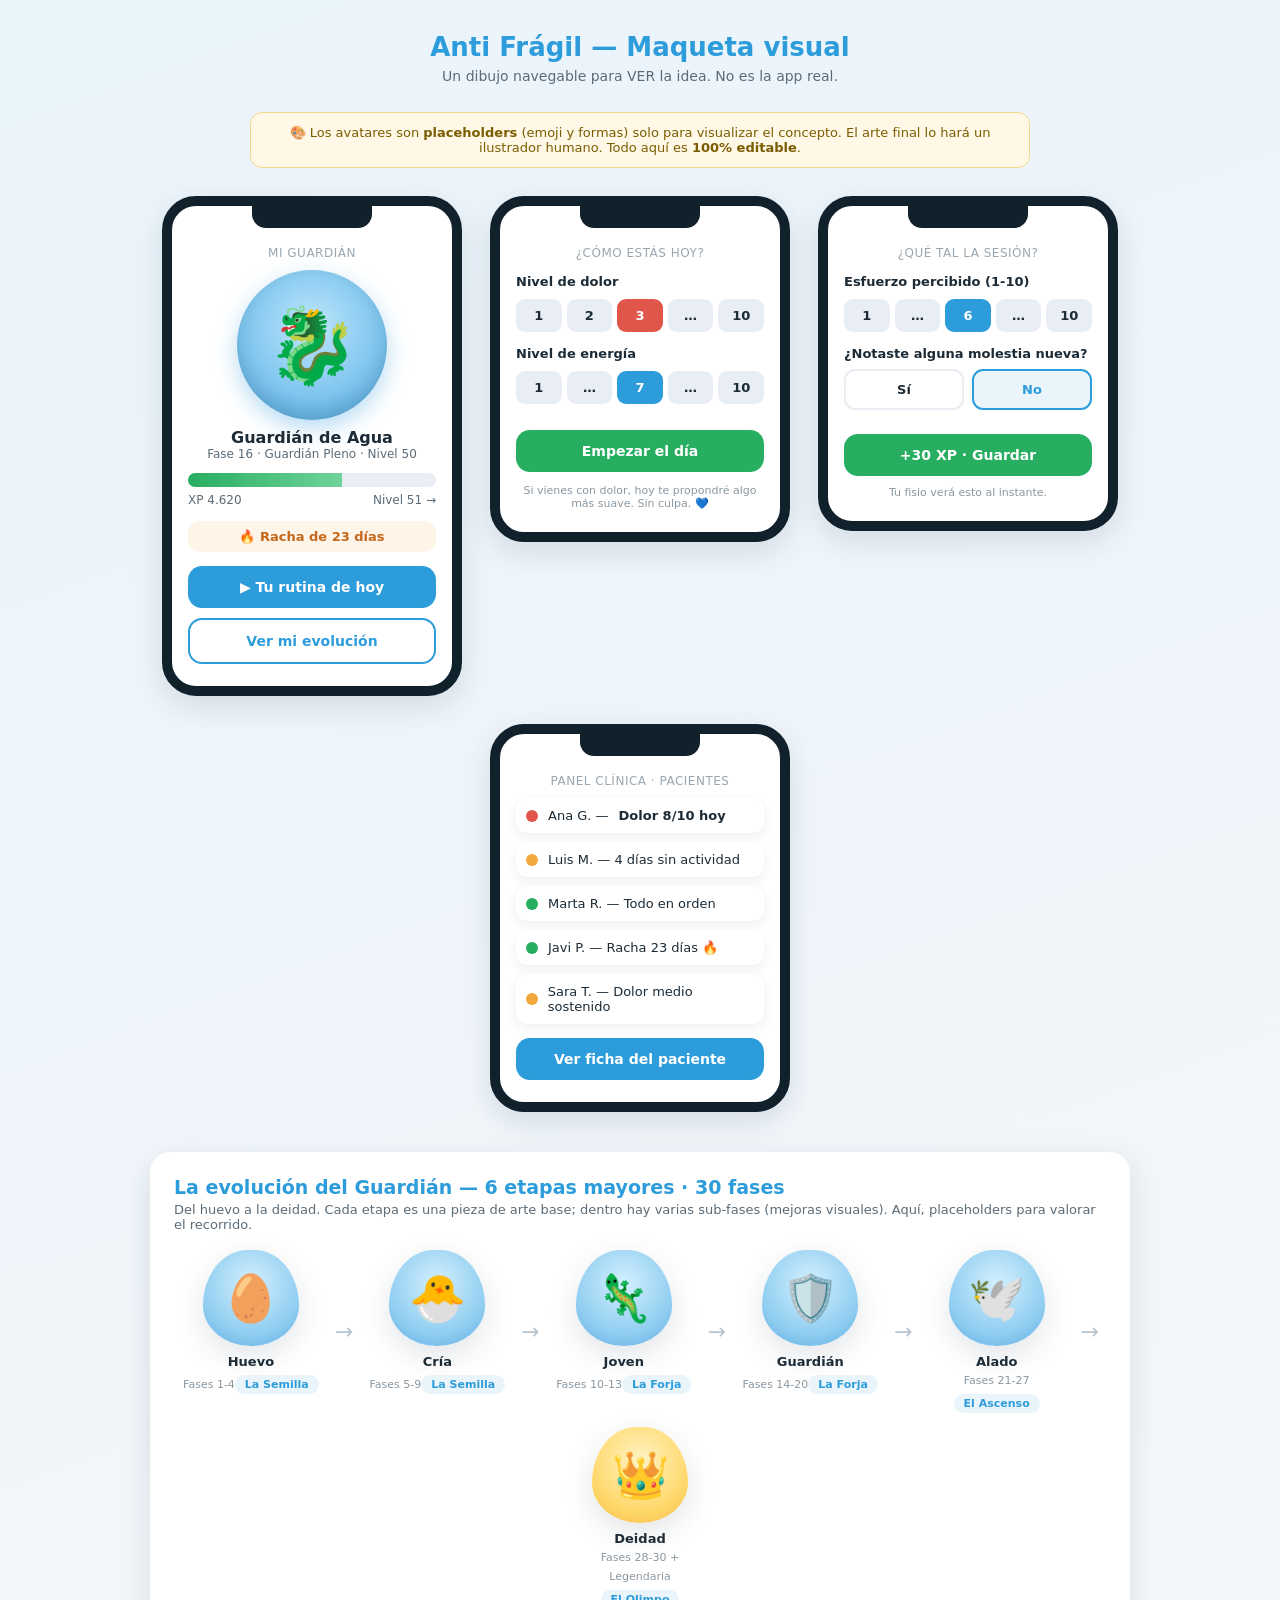
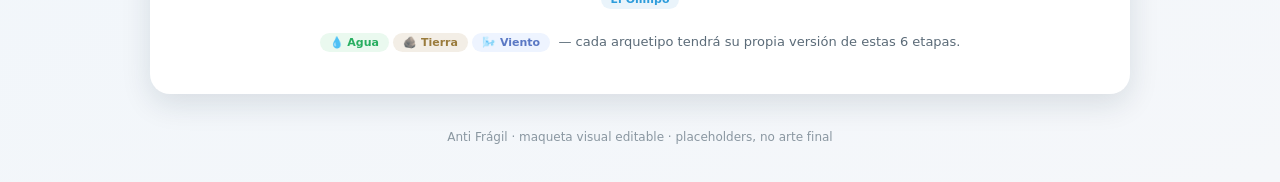
<file: mockups/anti-fragil.html>
<!DOCTYPE html>
<!--
  Anti Frágil — MAQUETA VISUAL (boceto navegable)
  ----------------------------------------------------------------------------
  Esto NO es la app real: es un dibujo interactivo para VER la idea y valorar
  opciones (sobre todo del avatar). Se abre con doble clic en cualquier navegador.
  100% editable: cambia textos, colores y "avatares" (aquí son placeholders con
  emoji/formas; el arte final lo hará un ilustrador humano — decisión D5).
  ----------------------------------------------------------------------------
-->
<html lang="es">
<head>
<meta charset="UTF-8">
<meta name="viewport" content="width=device-width, initial-scale=1.0">
<title>Anti Frágil — Maqueta visual</title>
<style>
  :root{
    --azul:#2D9CDB; --verde:#27AE60; --fondo:#F5F7FA; --tinta:#1c2b36;
    --suave:#e8eef3; --sombra:0 10px 30px rgba(20,40,60,.12);
  }
  *{box-sizing:border-box;margin:0;padding:0;font-family:'Segoe UI',system-ui,sans-serif}
  body{background:linear-gradient(160deg,#eaf4fb,#f5f7fa);color:var(--tinta);padding:32px 16px}
  h1{text-align:center;color:var(--azul);font-size:26px}
  .sub{text-align:center;color:#5b6b78;margin:6px 0 28px;font-size:14px}
  .aviso{max-width:780px;margin:0 auto 28px;background:#fff8e6;border:1px solid #f0d98c;
    border-radius:12px;padding:12px 16px;font-size:13px;color:#7a5d00;text-align:center}

  /* Rejilla de pantallas */
  .pantallas{display:flex;flex-wrap:wrap;gap:28px;justify-content:center;align-items:flex-start}

  /* Marco de móvil */
  .movil{width:300px;background:#fff;border-radius:34px;box-shadow:var(--sombra);
    border:10px solid #11212c;overflow:hidden}
  .notch{height:22px;background:#11212c;border-radius:0 0 14px 14px;width:120px;margin:0 auto}
  .pant{padding:18px 16px 22px}
  .titulo-pant{font-size:12px;letter-spacing:.5px;text-transform:uppercase;color:#9aa7b1;text-align:center;margin-bottom:10px}

  /* Dashboard / avatar */
  .avatar{width:150px;height:150px;margin:8px auto;border-radius:50%;
    background:radial-gradient(circle at 50% 38%,#bfe6fb,#7cc4ee 60%,#4aa6e0);
    display:flex;align-items:center;justify-content:center;font-size:74px;
    box-shadow:inset 0 -8px 18px rgba(0,0,0,.12),0 8px 22px rgba(74,166,224,.4)}
  .nombre-avatar{text-align:center;font-weight:700;margin-top:6px}
  .fase{text-align:center;color:#5b6b78;font-size:12px;margin-bottom:12px}
  .xp{background:var(--suave);border-radius:20px;height:14px;overflow:hidden;margin:6px 0}
  .xp > i{display:block;height:100%;width:62%;background:linear-gradient(90deg,var(--verde),#6fd39a)}
  .fila{display:flex;justify-content:space-between;font-size:12px;color:#5b6b78;margin-top:4px}
  .racha{display:flex;align-items:center;justify-content:center;gap:6px;margin:14px 0;
    background:#fff4e8;color:#c2671b;border-radius:12px;padding:8px;font-weight:600;font-size:13px}
  .btn{display:block;width:100%;border:none;border-radius:14px;padding:13px;margin-top:10px;
    font-size:14px;font-weight:600;color:#fff;background:var(--azul);cursor:pointer}
  .btn.verde{background:var(--verde)}
  .btn.ghost{background:#fff;color:var(--azul);border:2px solid var(--azul)}

  /* Triaje */
  .escala{display:flex;gap:5px;justify-content:space-between;margin:10px 0 2px}
  .escala span{flex:1;text-align:center;padding:9px 0;border-radius:9px;background:var(--suave);
    font-size:13px;font-weight:600}
  .escala span.on{background:var(--azul);color:#fff}
  .escala.dolor span.on{background:#e0564a}
  .lbl{font-size:13px;font-weight:600;margin-top:14px}

  /* Feedback */
  .toggle{display:flex;gap:8px;margin-top:8px}
  .toggle span{flex:1;text-align:center;padding:11px;border-radius:11px;border:2px solid var(--suave);font-weight:600;font-size:13px}
  .toggle span.on{border-color:var(--azul);color:var(--azul);background:#eaf4fb}

  /* Tarjeta clínica (semáforo) */
  .paciente{display:flex;align-items:center;gap:10px;padding:10px;border-radius:12px;background:#fff;
    box-shadow:0 4px 12px rgba(20,40,60,.07);margin-bottom:9px;font-size:13px}
  .dot{width:12px;height:12px;border-radius:50%}
  .dot.r{background:#e0564a}.dot.a{background:#f0a93c}.dot.v{background:var(--verde)}

  /* Evolución del avatar */
  .evo{max-width:980px;margin:40px auto 0;background:#fff;border-radius:20px;padding:24px;box-shadow:var(--sombra)}
  .evo h2{color:var(--azul);font-size:19px;margin-bottom:4px}
  .evo p{font-size:13px;color:#5b6b78;margin-bottom:18px}
  .etapas{display:flex;flex-wrap:wrap;gap:14px;justify-content:center}
  .etapa{width:140px;text-align:center}
  .huevo{width:96px;height:96px;margin:0 auto 8px;border-radius:46% 46% 50% 50%/58% 58% 42% 42%;
    display:flex;align-items:center;justify-content:center;font-size:46px;
    background:radial-gradient(circle at 50% 35%,#d4f0ff,#8fcdf0 65%,#5aa9e2);box-shadow:var(--sombra)}
  .etapa b{display:block;font-size:13px;margin-top:2px}
  .etapa small{font-size:11px;color:#8a97a1}
  .flecha{display:flex;align-items:center;font-size:22px;color:#b9c6d0}
  .pildora{display:inline-block;background:#eaf4fb;color:var(--azul);border-radius:20px;
    padding:3px 10px;font-size:11px;font-weight:600;margin-top:6px}
  footer{text-align:center;color:#8a97a1;font-size:12px;margin:36px 0 6px}
</style>
</head>
<body>

  <h1>Anti Frágil — Maqueta visual</h1>
  <p class="sub">Un dibujo navegable para VER la idea. No es la app real.</p>
  <div class="aviso">
    🎨 Los avatares son <b>placeholders</b> (emoji y formas) solo para visualizar el concepto.
    El arte final lo hará un ilustrador humano. Todo aquí es <b>100% editable</b>.
  </div>

  <div class="pantallas">

    <!-- PANTALLA 1 — DASHBOARD -->
    <div class="movil">
      <div class="notch"></div>
      <div class="pant">
        <div class="titulo-pant">Mi Guardián</div>
        <div class="avatar">🐉</div>
        <div class="nombre-avatar">Guardián de Agua</div>
        <div class="fase">Fase 16 · Guardián Pleno · Nivel 50</div>
        <div class="xp"><i></i></div>
        <div class="fila"><span>XP 4.620</span><span>Nivel 51 →</span></div>
        <div class="racha">🔥 Racha de 23 días</div>
        <button class="btn">▶ Tu rutina de hoy</button>
        <button class="btn ghost">Ver mi evolución</button>
      </div>
    </div>

    <!-- PANTALLA 2 — TRIAJE -->
    <div class="movil">
      <div class="notch"></div>
      <div class="pant">
        <div class="titulo-pant">¿Cómo estás hoy?</div>
        <div class="lbl">Nivel de dolor</div>
        <div class="escala dolor">
          <span>1</span><span>2</span><span class="on">3</span><span>…</span><span>10</span>
        </div>
        <div class="lbl">Nivel de energía</div>
        <div class="escala">
          <span>1</span><span>…</span><span class="on">7</span><span>…</span><span>10</span>
        </div>
        <button class="btn verde" style="margin-top:26px">Empezar el día</button>
        <p style="font-size:11px;color:#8a97a1;text-align:center;margin-top:12px">
          Si vienes con dolor, hoy te propondré algo más suave. Sin culpa. 💙
        </p>
      </div>
    </div>

    <!-- PANTALLA 3 — FEEDBACK RPE -->
    <div class="movil">
      <div class="notch"></div>
      <div class="pant">
        <div class="titulo-pant">¿Qué tal la sesión?</div>
        <div class="lbl">Esfuerzo percibido (1-10)</div>
        <div class="escala">
          <span>1</span><span>…</span><span class="on">6</span><span>…</span><span>10</span>
        </div>
        <div class="lbl">¿Notaste alguna molestia nueva?</div>
        <div class="toggle">
          <span>Sí</span><span class="on">No</span>
        </div>
        <button class="btn verde" style="margin-top:24px">+30 XP · Guardar</button>
        <p style="font-size:11px;color:#8a97a1;text-align:center;margin-top:10px">
          Tu fisio verá esto al instante.
        </p>
      </div>
    </div>

    <!-- PANTALLA 4 — PANEL CLÍNICA (semáforos) -->
    <div class="movil">
      <div class="notch"></div>
      <div class="pant">
        <div class="titulo-pant">Panel clínica · Pacientes</div>
        <div class="paciente"><span class="dot r"></span> Ana G. — <b>Dolor 8/10 hoy</b></div>
        <div class="paciente"><span class="dot a"></span> Luis M. — 4 días sin actividad</div>
        <div class="paciente"><span class="dot v"></span> Marta R. — Todo en orden</div>
        <div class="paciente"><span class="dot v"></span> Javi P. — Racha 23 días 🔥</div>
        <div class="paciente"><span class="dot a"></span> Sara T. — Dolor medio sostenido</div>
        <button class="btn" style="margin-top:14px">Ver ficha del paciente</button>
      </div>
    </div>

  </div>

  <!-- EVOLUCIÓN DEL AVATAR (para valorar opciones visualmente) -->
  <div class="evo">
    <h2>La evolución del Guardián — 6 etapas mayores · 30 fases</h2>
    <p>Del huevo a la deidad. Cada etapa es una pieza de arte base; dentro hay varias
       sub-fases (mejoras visuales). Aquí, placeholders para valorar el recorrido.</p>
    <div class="etapas">
      <div class="etapa"><div class="huevo">🥚</div><b>Huevo</b><small>Fases 1-4</small><div class="pildora">La Semilla</div></div>
      <div class="flecha">→</div>
      <div class="etapa"><div class="huevo">🐣</div><b>Cría</b><small>Fases 5-9</small><div class="pildora">La Semilla</div></div>
      <div class="flecha">→</div>
      <div class="etapa"><div class="huevo">🦎</div><b>Joven</b><small>Fases 10-13</small><div class="pildora">La Forja</div></div>
      <div class="flecha">→</div>
      <div class="etapa"><div class="huevo">🛡️</div><b>Guardián</b><small>Fases 14-20</small><div class="pildora">La Forja</div></div>
      <div class="flecha">→</div>
      <div class="etapa"><div class="huevo">🕊️</div><b>Alado</b><small>Fases 21-27</small><div class="pildora">El Ascenso</div></div>
      <div class="flecha">→</div>
      <div class="etapa"><div class="huevo" style="background:radial-gradient(circle at 50% 35%,#fff3c4,#ffd86b 65%,#f4b740)">👑</div><b>Deidad</b><small>Fases 28-30 + Legendaria</small><div class="pildora">El Olimpo</div></div>
    </div>
    <p style="text-align:center;margin-top:18px">
      <span class="pildora" style="background:#eaf9ef;color:var(--verde)">💧 Agua</span>
      <span class="pildora" style="background:#f3eee6;color:#9a7b3c">🪨 Tierra</span>
      <span class="pildora" style="background:#eef4ff;color:#5a78c4">🌬️ Viento</span>
      &nbsp;— cada arquetipo tendrá su propia versión de estas 6 etapas.
    </p>
  </div>

  <footer>Anti Frágil · maqueta visual editable · placeholders, no arte final</footer>
</body>
</html>
</file>
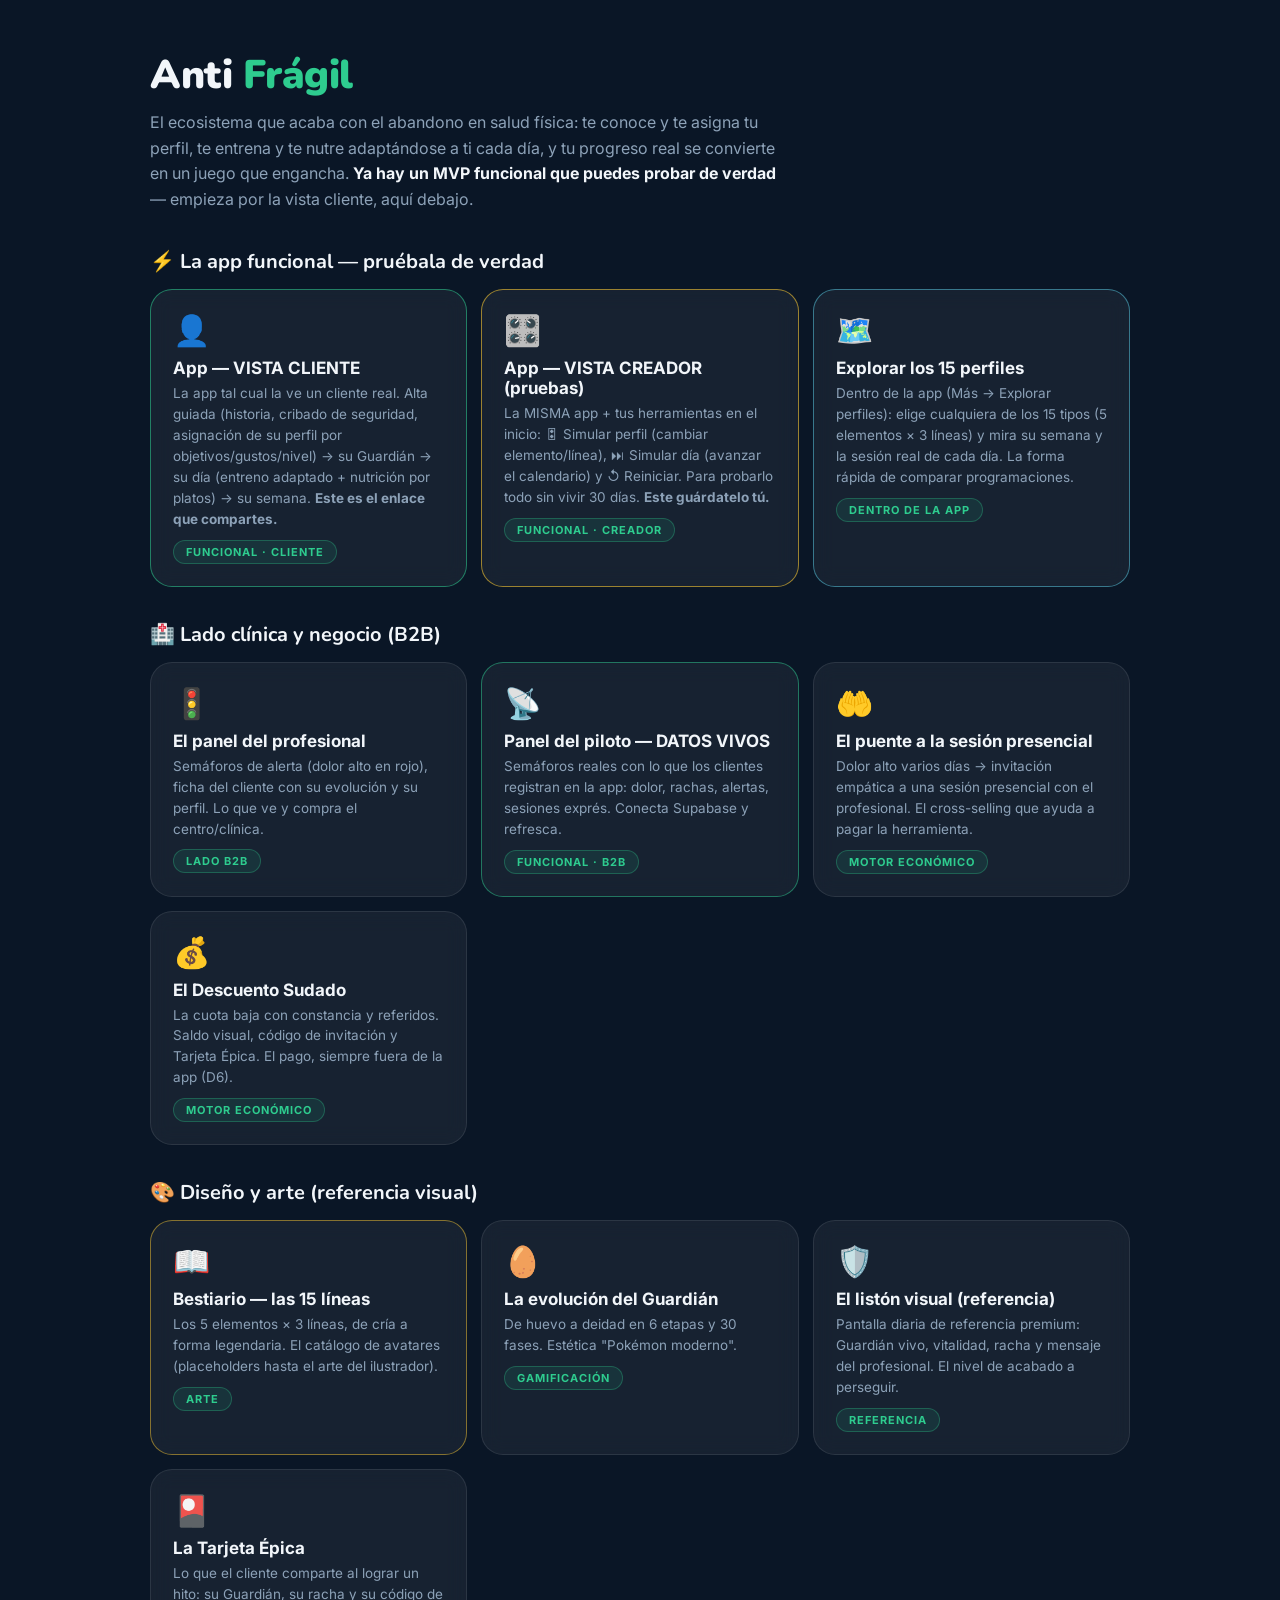
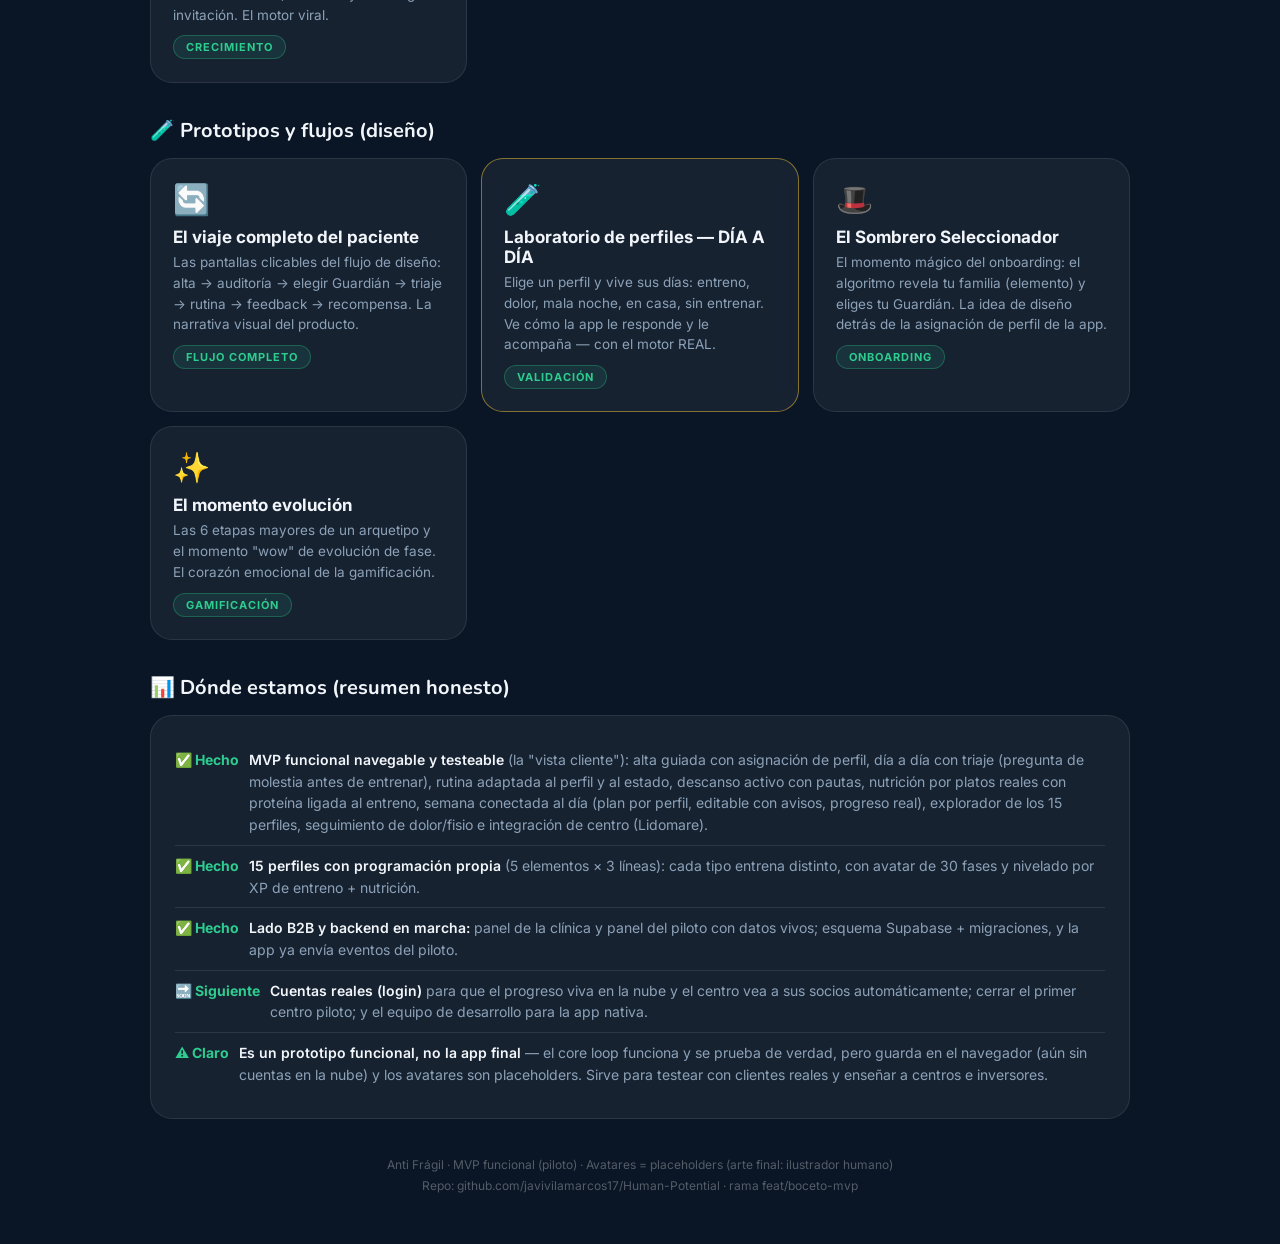
<file: mockups/demo.html>
<!DOCTYPE html>
<!-- Anti Frágil — HUB DE DEMO para reuniones. Abrir y presentar desde aquí. -->
<html lang="es">
<head>
<meta charset="UTF-8"><meta name="viewport" content="width=device-width, initial-scale=1.0">
<title>Anti Frágil · Demo</title>
<link href="https://fonts.googleapis.com/css2?family=Nunito:wght@800;900&family=Inter:wght@400;500;600;700&display=swap" rel="stylesheet">
<link rel="stylesheet" href="prototipo/tokens.css">
<style>
  *{box-sizing:border-box;margin:0;padding:0}
  body{font-family:var(--af-font-texto);background:var(--af-bg);color:var(--af-texto);
    min-height:100vh;padding:48px 24px}
  .wrap{max-width:980px;margin:0 auto}
  h1{font-family:var(--af-font-display);font-weight:900;font-size:40px;letter-spacing:-.5px}
  h1 span{color:var(--af-primario)}
  .sub{color:var(--af-texto-suave);font-size:16px;margin:8px 0 36px;line-height:1.6;max-width:640px}
  h2{font-family:var(--af-font-display);font-size:20px;margin:34px 0 14px;color:var(--af-texto)}
  .grid{display:grid;grid-template-columns:repeat(auto-fit,minmax(280px,1fr));gap:14px}
  a.card{display:block;text-decoration:none;color:inherit;background:var(--af-panel);
    border:1px solid var(--af-line);border-radius:var(--af-radio-l);padding:22px;
    backdrop-filter:blur(var(--af-blur-cristal));transition:transform .18s,border-color .18s}
  a.card:hover{transform:translateY(-3px);border-color:rgba(46,204,143,.4)}
  .ic{font-size:30px;margin-bottom:10px}
  .ct{font-size:17px;font-weight:700;margin-bottom:5px}
  .cd{font-size:13.5px;color:var(--af-texto-suave);line-height:1.55}
  .tag{display:inline-block;margin-top:10px;font-size:11px;font-weight:700;letter-spacing:1px;
    text-transform:uppercase;color:var(--af-primario);background:rgba(46,204,143,.1);
    border:1px solid rgba(46,204,143,.3);border-radius:20px;padding:4px 12px}
  .status{background:var(--af-panel);border:1px solid var(--af-line);border-radius:var(--af-radio-l);
    padding:24px;backdrop-filter:blur(var(--af-blur-cristal))}
  .row{display:flex;gap:10px;align-items:flex-start;padding:9px 0;border-bottom:1px solid var(--af-line);font-size:14px;line-height:1.55}
  .row:last-child{border:none}
  .row b{color:var(--af-primario);flex-shrink:0}
  .row span{color:var(--af-texto-suave)}
  .row strong{color:var(--af-texto);font-weight:600}
  .foot{margin-top:36px;font-size:12px;color:rgba(255,255,255,.3);text-align:center;line-height:1.7}
</style>
</head>
<body>
<div class="wrap">

  <h1>Anti <span>Frágil</span></h1>
  <p class="sub">El ecosistema que acaba con el abandono en salud física: te conoce y te asigna tu perfil,
  te entrena y te nutre adaptándose a ti cada día, y tu progreso real se convierte en un juego que engancha.
  <strong style="color:var(--af-texto)">Ya hay un MVP funcional que puedes probar de verdad</strong>
  — empieza por la vista cliente, aquí debajo.</p>

  <h2>⚡ La app funcional — pruébala de verdad</h2>
  <div class="grid">
    <a class="card" href="prototipo/app-funcional.html" style="border-color:rgba(46,204,143,.55)">
      <div class="ic">👤</div>
      <div class="ct">App — VISTA CLIENTE</div>
      <div class="cd">La app tal cual la ve un cliente real. Alta guiada (historia, cribado de
      seguridad, asignación de su perfil por objetivos/gustos/nivel) → su Guardián →
      su día (entreno adaptado + nutrición por platos) → su semana. <strong>Este es el
      enlace que compartes.</strong></div>
      <span class="tag">FUNCIONAL · Cliente</span>
    </a>
    <a class="card" href="prototipo/app-funcional.html?debug=1" style="border-color:rgba(244,196,48,.6)">
      <div class="ic">🎛️</div>
      <div class="ct">App — VISTA CREADOR (pruebas)</div>
      <div class="cd">La MISMA app + tus herramientas en el inicio: 🎛 Simular perfil
      (cambiar elemento/línea), ⏭ Simular día (avanzar el calendario) y ↺ Reiniciar.
      Para probarlo todo sin vivir 30 días. <strong>Este guárdatelo tú.</strong></div>
      <span class="tag">FUNCIONAL · Creador</span>
    </a>
    <a class="card" href="prototipo/app-funcional.html#mas" style="border-color:rgba(91,208,232,.5)">
      <div class="ic">🗺️</div>
      <div class="ct">Explorar los 15 perfiles</div>
      <div class="cd">Dentro de la app (Más → Explorar perfiles): elige cualquiera de los 15
      tipos (5 elementos × 3 líneas) y mira su semana y la sesión real de cada día. La forma
      rápida de comparar programaciones.</div>
      <span class="tag">Dentro de la app</span>
    </a>
  </div>

  <h2>🏥 Lado clínica y negocio (B2B)</h2>
  <div class="grid">
    <a class="card" href="prototipo/clinica.html">
      <div class="ic">🚦</div>
      <div class="ct">El panel del profesional</div>
      <div class="cd">Semáforos de alerta (dolor alto en rojo), ficha del cliente con su
      evolución y su perfil. Lo que ve y compra el centro/clínica.</div>
      <span class="tag">Lado B2B</span>
    </a>
    <a class="card" href="prototipo/panel-piloto.html" style="border-color:rgba(46,204,143,.5)">
      <div class="ic">📡</div>
      <div class="ct">Panel del piloto — DATOS VIVOS</div>
      <div class="cd">Semáforos reales con lo que los clientes registran en la app: dolor,
      rachas, alertas, sesiones exprés. Conecta Supabase y refresca.</div>
      <span class="tag">FUNCIONAL · B2B</span>
    </a>
    <a class="card" href="prototipo/upselling.html">
      <div class="ic">🤲</div>
      <div class="ct">El puente a la sesión presencial</div>
      <div class="cd">Dolor alto varios días → invitación empática a una sesión presencial
      con el profesional. El cross-selling que ayuda a pagar la herramienta.</div>
      <span class="tag">Motor económico</span>
    </a>
    <a class="card" href="prototipo/monedero.html">
      <div class="ic">💰</div>
      <div class="ct">El Descuento Sudado</div>
      <div class="cd">La cuota baja con constancia y referidos. Saldo visual, código de
      invitación y Tarjeta Épica. El pago, siempre fuera de la app (D6).</div>
      <span class="tag">Motor económico</span>
    </a>
  </div>

  <h2>🎨 Diseño y arte (referencia visual)</h2>
  <div class="grid">
    <a class="card" href="prototipo/bestiario.html" style="border-color:rgba(244,196,48,.5)">
      <div class="ic">📖</div>
      <div class="ct">Bestiario — las 15 líneas</div>
      <div class="cd">Los 5 elementos × 3 líneas, de cría a forma legendaria. El catálogo
      de avatares (placeholders hasta el arte del ilustrador).</div>
      <span class="tag">Arte</span>
    </a>
    <a class="card" href="anti-fragil.html">
      <div class="ic">🥚</div>
      <div class="ct">La evolución del Guardián</div>
      <div class="cd">De huevo a deidad en 6 etapas y 30 fases. Estética "Pokémon moderno".</div>
      <span class="tag">Gamificación</span>
    </a>
    <a class="card" href="prototipo/board-premium.html">
      <div class="ic">🛡️</div>
      <div class="ct">El listón visual (referencia)</div>
      <div class="cd">Pantalla diaria de referencia premium: Guardián vivo, vitalidad, racha
      y mensaje del profesional. El nivel de acabado a perseguir.</div>
      <span class="tag">Referencia</span>
    </a>
    <a class="card" href="prototipo/tarjeta-epica.html">
      <div class="ic">🎴</div>
      <div class="ct">La Tarjeta Épica</div>
      <div class="cd">Lo que el cliente comparte al lograr un hito: su Guardián, su racha y
      su código de invitación. El motor viral.</div>
      <span class="tag">Crecimiento</span>
    </a>
  </div>

  <h2>🧪 Prototipos y flujos (diseño)</h2>
  <div class="grid">
    <a class="card" href="prototipo/index.html">
      <div class="ic">🔄</div>
      <div class="ct">El viaje completo del paciente</div>
      <div class="cd">Las pantallas clicables del flujo de diseño: alta → auditoría → elegir
      Guardián → triaje → rutina → feedback → recompensa. La narrativa visual del producto.</div>
      <span class="tag">Flujo completo</span>
    </a>
    <a class="card" href="prototipo/laboratorio.html" style="border-color:rgba(244,196,48,.5)">
      <div class="ic">🧪</div>
      <div class="ct">Laboratorio de perfiles — DÍA A DÍA</div>
      <div class="cd">Elige un perfil y vive sus días: entreno, dolor, mala noche, en casa, sin
      entrenar. Ve cómo la app le responde y le acompaña — con el motor REAL.</div>
      <span class="tag">Validación</span>
    </a>
    <a class="card" href="prototipo/sombrero.html">
      <div class="ic">🎩</div>
      <div class="ct">El Sombrero Seleccionador</div>
      <div class="cd">El momento mágico del onboarding: el algoritmo revela tu familia (elemento)
      y eliges tu Guardián. La idea de diseño detrás de la asignación de perfil de la app.</div>
      <span class="tag">Onboarding</span>
    </a>
    <a class="card" href="prototipo/evolucion.html">
      <div class="ic">✨</div>
      <div class="ct">El momento evolución</div>
      <div class="cd">Las 6 etapas mayores de un arquetipo y el momento "wow" de evolución de fase.
      El corazón emocional de la gamificación.</div>
      <span class="tag">Gamificación</span>
    </a>
  </div>

  <h2>📊 Dónde estamos (resumen honesto)</h2>
  <div class="status">
    <div class="row"><b>✅ Hecho</b><div><strong>MVP funcional navegable y testeable</strong> <span>(la "vista cliente"): alta guiada con asignación de perfil, día a día con triaje (pregunta de molestia antes de entrenar), rutina adaptada al perfil y al estado, descanso activo con pautas, nutrición por platos reales con proteína ligada al entreno, semana conectada al día (plan por perfil, editable con avisos, progreso real), explorador de los 15 perfiles, seguimiento de dolor/fisio e integración de centro (Lidomare).</span></div></div>
    <div class="row"><b>✅ Hecho</b><div><strong>15 perfiles con programación propia</strong> <span>(5 elementos × 3 líneas): cada tipo entrena distinto, con avatar de 30 fases y nivelado por XP de entreno + nutrición.</span></div></div>
    <div class="row"><b>✅ Hecho</b><div><strong>Lado B2B y backend en marcha:</strong> <span>panel de la clínica y panel del piloto con datos vivos; esquema Supabase + migraciones, y la app ya envía eventos del piloto.</span></div></div>
    <div class="row"><b>🔜 Siguiente</b><div><strong>Cuentas reales (login)</strong> <span>para que el progreso viva en la nube y el centro vea a sus socios automáticamente; cerrar el primer centro piloto; y el equipo de desarrollo para la app nativa.</span></div></div>
    <div class="row"><b>⚠️ Claro</b><div><strong>Es un prototipo funcional, no la app final</strong> <span>— el core loop funciona y se prueba de verdad, pero guarda en el navegador (aún sin cuentas en la nube) y los avatares son placeholders. Sirve para testear con clientes reales y enseñar a centros e inversores.</span></div></div>
  </div>

  <p class="foot">Anti Frágil · MVP funcional (piloto) · Avatares = placeholders (arte final: ilustrador humano)<br>
  Repo: github.com/javivilamarcos17/Human-Potential · rama feat/boceto-mvp</p>

</div>
</body>
</html>
</file>
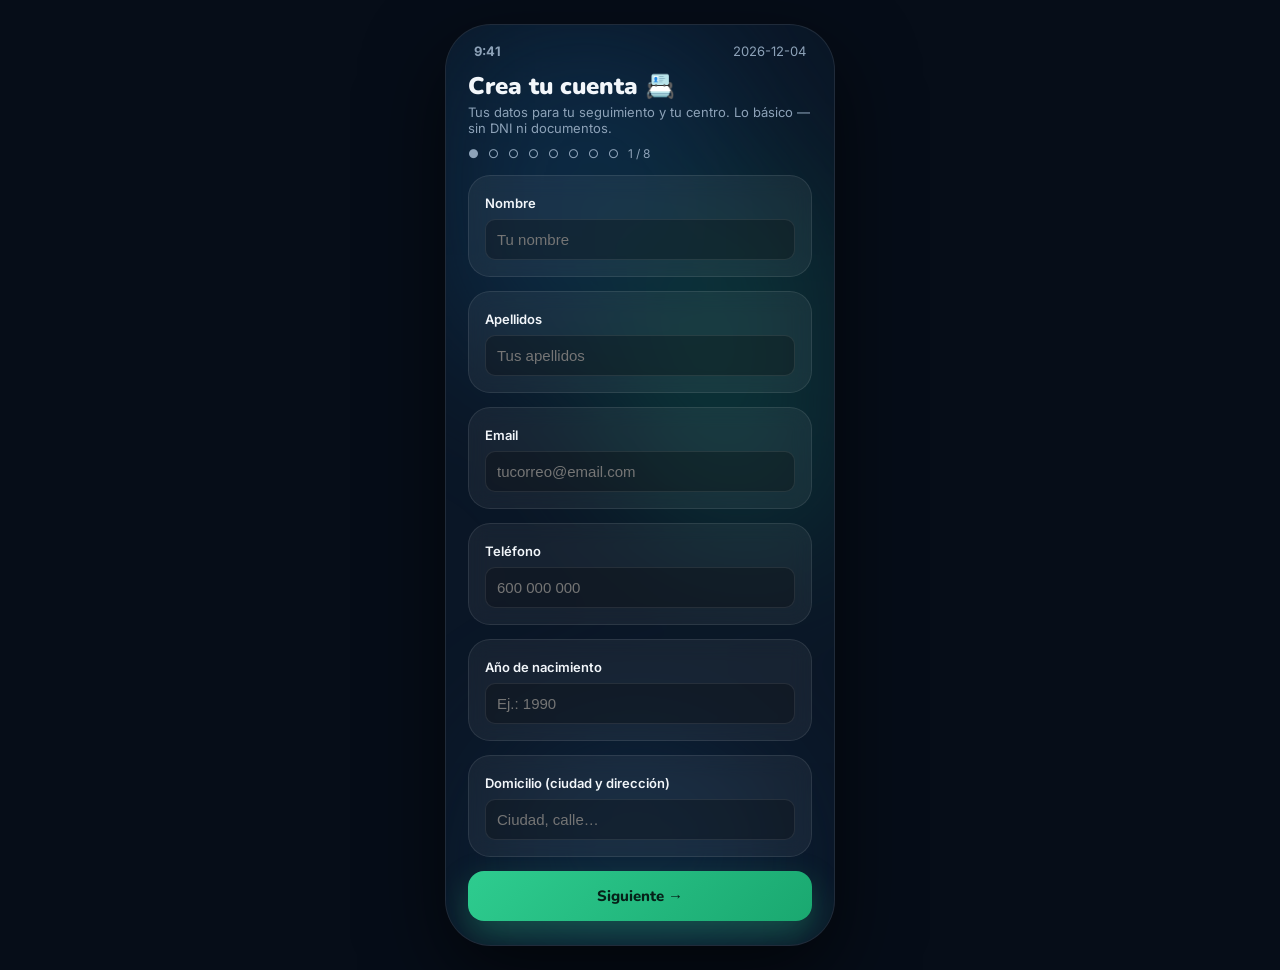
<file: mockups/prototipo/app-funcional.html>
<!DOCTYPE html>
<html lang="es">
<head>
<meta charset="UTF-8">
<meta name="viewport" content="width=device-width, initial-scale=1.0">
<title>Anti Frágil · MVP funcional — Core Loop real</title>
<link rel="preconnect" href="https://fonts.googleapis.com">
<link href="https://fonts.googleapis.com/css2?family=Nunito:wght@800;900&family=Inter:wght@400;500;600;700&display=swap" rel="stylesheet">
<link rel="stylesheet" href="tokens.css">
<link rel="manifest" href="manifest.json">
<meta name="theme-color" content="#0A1626">
<meta name="apple-mobile-web-app-capable" content="yes">
<meta name="apple-mobile-web-app-status-bar-style" content="black-translucent">
<style>
  /* CORE LOOP FUNCIONAL — misma lógica que app/lib (economia_puntos + avatar_evolucion).
     Estado real en localStorage: XP, nivel, fase, racha por fecha de calendario.
     "Simular día siguiente" permite probar la racha sin esperar 24 h. */
  *{margin:0;padding:0;box-sizing:border-box}
  body{background:#060d18;display:flex;justify-content:center;align-items:center;min-height:100vh;font-family:var(--af-font-texto);padding:24px}
  .phone{position:relative;width:390px;min-height:800px;background:var(--af-bg);border-radius:46px;border:1px solid var(--af-line);overflow:hidden;box-shadow:0 30px 80px rgba(0,0,0,.6)}
  .aurora{position:absolute;inset:0;overflow:hidden;filter:blur(70px);opacity:.55}
  .aurora i{position:absolute;border-radius:50%}
  .aurora i:nth-child(1){width:420px;height:420px;left:-130px;top:-90px;background:#103a5c;animation:fl 11s ease-in-out infinite}
  .aurora i:nth-child(2){width:360px;height:360px;right:-120px;top:160px;background:#0d4a45;animation:fl 13s ease-in-out infinite reverse}
  .aurora i:nth-child(3){width:300px;height:300px;left:40px;bottom:-80px;background:#11314f;animation:fl 9s ease-in-out infinite}
  @keyframes fl{0%,100%{transform:translate(0,0)}50%{transform:translate(26px,-18px)}}
  .sbar{position:relative;display:flex;justify-content:space-between;padding:18px 28px 0;color:var(--af-texto-suave);font-size:13px;z-index:2}
  .content{position:relative;z-index:2;padding:12px 22px 24px}
  .scr{display:none;animation:in .4s ease both}
  .scr.on{display:block}
  @keyframes in{from{opacity:0;transform:translateY(12px)}to{opacity:1;transform:none}}

  .h1{font-family:var(--af-font-display);font-weight:900;font-size:24px;color:var(--af-texto);line-height:1.25}
  .sub{font-size:13px;color:var(--af-texto-suave);margin-top:3px}
  .panel{background:var(--af-panel);border:1px solid var(--af-line);border-radius:var(--af-radio-l);backdrop-filter:blur(var(--af-blur-cristal));padding:16px;margin-top:14px}
  .cta{display:block;width:100%;border:0;text-align:center;text-decoration:none;font-family:var(--af-font-display);font-weight:800;font-size:15px;color:#062018;background:linear-gradient(135deg,var(--af-primario),var(--af-primario-osc));border-radius:var(--af-radio-m);padding:15px;box-shadow:var(--af-sombra-flotante);cursor:pointer;transition:var(--af-t-rapida);margin-top:14px}
  .cta:hover{transform:translateY(-2px)}
  .cta[disabled]{opacity:.4;pointer-events:none}
  .sec{display:block;width:100%;border:0;background:none;text-align:center;font-size:13px;font-weight:600;color:var(--af-texto-suave);padding:10px;cursor:pointer}
  .sec:hover{color:var(--af-texto)}

  /* home */
  .stage{text-align:center;padding:6px 0 2px}
  .ava-wrap{position:relative;width:150px;height:150px;margin:8px auto 4px;animation:resp 5.2s ease-in-out infinite}
  @keyframes resp{0%,100%{transform:translateY(0)}50%{transform:translateY(-10px)}}
  .ava-halo{position:absolute;inset:-18px;border-radius:50%;background:radial-gradient(circle,rgba(91,208,232,.28),transparent 65%);animation:pulso 4.5s ease-in-out infinite}
  @keyframes pulso{0%,100%{transform:scale(1)}50%{transform:scale(1.1)}}
  .chip{display:inline-flex;align-items:center;gap:7px;background:var(--af-panel);border:1px solid var(--af-line);border-radius:999px;padding:7px 14px;font-size:12.5px;font-weight:600;color:var(--af-texto);backdrop-filter:blur(var(--af-blur-cristal))}
  .chip i{width:8px;height:8px;border-radius:50%;background:var(--af-agua)}
  .nombre-g{font-family:var(--af-font-display);font-weight:900;font-size:19px;color:var(--af-texto);margin-top:8px}
  .stats{display:flex;gap:10px;margin-top:14px}
  .stat{flex:1;background:var(--af-panel);border:1px solid var(--af-line);border-radius:var(--af-radio-m);backdrop-filter:blur(var(--af-blur-cristal));padding:12px 6px;text-align:center}
  .stat b{display:block;font-family:var(--af-font-display);font-weight:900;font-size:21px;color:var(--af-texto)}
  .stat s{text-decoration:none;font-size:10.5px;letter-spacing:.6px;text-transform:uppercase;color:var(--af-texto-suave)}
  .xpbar{margin-top:14px}
  .xprow{display:flex;justify-content:space-between;font-size:12px;color:var(--af-texto-suave);margin-bottom:6px}
  .xprow b{color:var(--af-texto)}
  .track{height:12px;border-radius:8px;background:rgba(255,255,255,.08);overflow:hidden}
  .fill{height:100%;border-radius:8px;background:linear-gradient(90deg,var(--af-primario-osc),var(--af-primario));transition:width .8s ease;animation:brillo 2.8s ease-in-out infinite}
  @keyframes brillo{0%,100%{filter:brightness(1)}50%{filter:brightness(1.25)}}
  .hecho-hoy{margin-top:12px;text-align:center;font-size:13px;color:var(--af-primario);font-weight:600}

  /* sliders */
  .t-num{font-family:var(--af-font-display);font-weight:900;font-size:42px;text-align:center}
  input[type=range]{width:100%;accent-color:var(--af-primario);margin:8px 0 4px}
  .scale{display:flex;justify-content:space-between;font-size:11px;color:var(--af-texto-suave)}
  .alerta-roja{display:none;margin-top:12px;background:rgba(229,57,53,.12);border:1px solid rgba(229,57,53,.4);border-radius:var(--af-radio-m);padding:12px;font-size:12.5px;color:var(--af-texto);line-height:1.5}
  .alerta-roja b{color:var(--af-rojo)}

  /* rutina */
  .ej{display:flex;align-items:center;gap:12px;background:var(--af-panel);border:1px solid var(--af-line);border-radius:var(--af-radio-m);backdrop-filter:blur(var(--af-blur-cristal));padding:13px 15px;margin-top:10px;cursor:pointer;transition:var(--af-t-rapida)}
  .ej:hover{background:rgba(255,255,255,.09)}
  .ej .chk{width:26px;height:26px;border-radius:50%;border:2px solid var(--af-line);display:flex;align-items:center;justify-content:center;font-size:14px;color:transparent;transition:var(--af-t-rapida);flex:0 0 26px}
  .ej.ok .chk{background:var(--af-primario);border-color:var(--af-primario);color:#062018}
  .ej .t1{font-size:14.5px;font-weight:600;color:var(--af-texto)}
  .ej .t2{font-size:12px;color:var(--af-texto-suave)}

  /* recompensa */
  .premio{text-align:center;padding-top:8px}
  .xp-big{font-family:var(--af-font-display);font-weight:900;font-size:46px;color:var(--af-dorado)}
  .desg{margin-top:12px;text-align:left}
  .desg .fila{display:flex;justify-content:space-between;padding:9px 2px;border-bottom:1px solid var(--af-line);font-size:13.5px;color:var(--af-texto-suave)}
  .desg .fila b{color:var(--af-texto)}
  .desg .fila:last-child{border:0}
  .evo{display:none;margin-top:12px;background:linear-gradient(135deg,rgba(244,196,48,.14),rgba(46,204,143,.10));border:1.5px solid rgba(244,196,48,.45);border-radius:var(--af-radio-l);padding:14px;font-size:13.5px;color:var(--af-texto);line-height:1.5}
  .evo b{color:var(--af-dorado)}

  .toolbar{display:grid;grid-template-columns:repeat(3,1fr);gap:8px;margin-top:14px}
  .tool{font-size:11.5px;font-weight:600;color:var(--af-texto-suave);background:var(--af-panel);border:1px solid var(--af-line);border-radius:10px;padding:11px 9px;cursor:pointer;text-align:center;transition:var(--af-t-rapida)}
  .tool:hover{color:var(--af-texto);background:rgba(255,255,255,.1)}
  .volver{display:block;text-align:center;color:var(--af-texto-suave);font-size:12px;text-decoration:none;margin-top:10px}
</style>
</head>
<body>
<div class="phone">
  <div class="aurora"><i></i><i></i><i></i></div>
  <div class="sbar"><b>9:41</b><span id="fecha-sim"></span></div>
  <div class="content">

    <!-- ALTA EXPRÉS (solo primera vez) -->
    <div class="scr" id="alta">
      <div class="h1" id="onb-titulo">Empecemos</div>
      <div class="sub" id="onb-sub"></div>
      <div id="onb-dots" style="margin:10px 0 4px;color:var(--af-texto-suave);letter-spacing:3px;font-size:12px"></div>
      <div id="onb-campos"></div>
      <button class="cta" id="onb-next" onclick="onbNext()">Siguiente →</button>
      <button class="sec" id="onb-back" onclick="onbBack()" style="display:none">Atrás</button>
    </div>

    <!-- HOME -->
    <div class="scr on" id="home">
      <div id="creador-badge" style="display:none;background:linear-gradient(135deg,rgba(244,196,48,.18),rgba(46,204,143,.12));border:1px solid rgba(244,196,48,.5);border-radius:12px;padding:9px 12px;margin-bottom:10px">
        <div style="font-weight:800;color:var(--af-dorado);font-size:13px">🎛 MODO CREADOR — estás probando, no es la vista del cliente</div>
        <div class="sub" style="font-size:11px;margin-top:2px">Abajo tienes: 🎛 Cambiar elemento · ⏭ Simular día · ↺ Reiniciar. Toca <b>🎛 Cambiar elemento</b> para ver los 15 perfiles.</div>
      </div>
      <div class="stage">
        <div class="ava-wrap" onclick="verGuardian()" style="cursor:pointer"><div class="ava-halo"></div><div id="ava-svg"></div></div>
        <div class="chip"><i></i><span id="chip-fase">Fase 1 · Huevo · Nivel 1</span></div>
        <div class="nombre-g" id="nombre-g">???</div>
        <div class="sub" id="saludo">Tu Guardián te espera, Javi.</div>
      </div>
      <div class="stats">
        <div class="stat"><b id="st-racha">0</b><s>racha 🔥</s></div>
        <div class="stat"><b id="st-sesiones">0</b><s>sesiones</s></div>
        <div class="stat"><b id="st-xp">0</b><s>XP total</s></div>
      </div>
      <div class="xpbar">
        <div class="xprow"><span>Vitalidad</span><b id="xp-detalle">Nivel 1 · 0/100 XP</b></div>
        <div class="track"><div class="fill" id="xp-fill" style="width:0%"></div></div>
      </div>
      <div class="hecho-hoy" id="hecho-hoy" style="display:none">✓ Jornada de hoy completada. Tu Guardián descansa contigo.</div>
      <div id="dolor-card" style="display:none;margin-top:10px;background:rgba(255,167,38,.08);border:1px solid rgba(255,167,38,.35);border-radius:var(--af-radio-m);padding:10px 12px"></div>
      <div id="eclosion" style="display:none;margin-top:14px;background:linear-gradient(135deg,rgba(244,196,48,.13),rgba(91,208,232,.08));border:1.5px solid rgba(244,196,48,.4);border-radius:var(--af-radio-l);padding:14px;cursor:pointer" onclick="abrirPrueba()">
        <div style="font-family:var(--af-font-display);font-weight:800;font-size:15px;color:var(--af-dorado)" id="ec-titulo">🥚 Semana de Eclosión</div>
        <div class="sub" id="ec-sub"></div>
      </div>
      <div id="season-fin" style="display:none;margin-top:14px;background:linear-gradient(135deg,rgba(244,196,48,.2),rgba(46,204,143,.12));border:2px solid var(--af-dorado);border-radius:var(--af-radio-l);padding:16px;cursor:pointer;text-align:center" onclick="cerrarSeason()">
        <div style="font-family:var(--af-font-display);font-weight:900;font-size:17px;color:var(--af-dorado)">👑 DEIDAD ALCANZADA</div>
        <div class="sub">Tu Guardián ha llegado a la cima. Toca para sellarlo en el PC con sus estadísticas de por vida y empezar una nueva temporada — el siguiente huevo heredará su aura.</div>
      </div>
      <div id="centro-bloque" style="display:none">
        <div class="xprow" style="margin-top:14px"><span id="centro-titulo" style="font-weight:700;color:var(--af-dorado)"></span></div>
        <div id="centro-lista"></div>
      </div>
      <div id="home-semana" onclick="verSemana()" style="margin:14px 0 10px;cursor:pointer"></div>
      <button class="cta" id="btn-empezar" onclick="ir('triaje')">🏋️ Entrenar hoy</button>
      <button class="sec" id="btn-activo" onclick="verActivo()" style="margin-top:-4px">🚶 O muévete suave — descanso activo</button>
      <div id="home-nutri" class="sub" onclick="verNutricion()" style="margin:8px 0 4px;line-height:1.4;cursor:pointer;color:var(--af-agua)"></div>
      <button class="cta" onclick="verNutricion()" style="background:linear-gradient(135deg,#3A9BD5,#2E86C1);color:#062018">🥗 Mi nutrición de hoy</button>
      <div class="toolbar">
        <div class="tool" onclick="verSemana()">📅 Mi semana</div>
        <div class="tool" onclick="ir('mas')">⋯ Más</div>
        <div class="tool" id="dbg-perfil" style="display:none" onclick="simPerfil()">🎛 Cambiar elemento</div>
        <div class="tool" id="dbg-dia" style="display:none" onclick="diaSiguiente()">⏭ Simular día</div>
        <div class="tool" id="dbg-reset" style="display:none" onclick="reset()">↺ Reiniciar</div>
      </div>
      <a class="volver" href="../demo.html">← Hub de demo · <span style="opacity:.6">v0.9 piloto</span></a>
    </div>

    <!-- PRUEBA DE ECLOSIÓN -->
    <div class="scr" id="prueba">
      <div class="h1" id="pr-titulo"></div>
      <div class="sub" id="pr-detalle"></div>
      <div class="panel" style="text-align:center">
        <div class="t-num" id="pr-valor" style="color:var(--af-dorado)">0</div>
        <input type="range" id="pr-rango" min="0" max="60" value="0" oninput="$('pr-valor').textContent=this.value">
        <div class="scale"><span>0</span><span id="pr-unidad"></span></div>
      </div>
      <button class="cta" onclick="registrarPrueba()">Registrar mi marca real</button>
      <button class="sec" onclick="ir('home')">Hoy no — mañana sigue aquí</button>
    </div>

    <!-- FICHA DEL GUARDIÁN -->
    <div class="scr" id="guardian">
      <div style="text-align:center">
        <div class="ava-wrap" style="margin:6px auto 2px"><div class="ava-halo"></div><div id="gf-ava"></div></div>
        <div class="h1" id="gf-nombre" style="margin-top:4px"></div>
        <div class="chip" id="gf-chip" style="margin-top:8px"></div>
      </div>
      <div class="panel"><div class="sub" id="gf-lore" style="color:var(--af-texto);line-height:1.6;font-style:italic"></div></div>
      <div class="panel">
        <div class="xprow"><span id="gf-fase"></span><b id="gf-nivel"></b></div>
        <div class="track"><div class="fill" id="gf-fill" style="width:0%"></div></div>
        <div class="sub" id="gf-siguiente" style="margin-top:10px"></div>
      </div>
      <button class="cta" onclick="tarjetaEpica()">🎴 Compartir a mi Guardián</button>
      <button class="sec" onclick="ir('home')">Volver</button>
    </div>

    <!-- PC: tu colección de formas conquistadas -->
    <div class="scr" id="pc">
      <div class="h1">🗃 PC</div>
      <div class="sub">Cada forma que conquistas se guarda aquí para siempre. Al cerrar la temporada, tu Guardián completo se archivará en el PC y empezarás una nueva historia.</div>
      <div id="pc-grid" style="display:grid;grid-template-columns:1fr 1fr;gap:10px;margin-top:14px"></div>
      <button class="cta" onclick="ir('home')">Volver</button>
    </div>

    <!-- VISTA SEMANAL (plan equilibrado) -->
    <div class="scr" id="semana">
      <div class="h1">Tu semana</div>
      <div class="sub" id="semana-sub"></div>
      <div id="semana-lista" style="margin-top:14px"></div>
      <button class="cta" onclick="ir('home')">Volver</button>
    </div>

    <!-- CIERRE DE SEMANA (valoración final: entreno + nutrición) -->
    <div class="scr" id="valsemana">
      <div class="h1">Cierre de tu semana</div>
      <div class="sub">Una conclusión honesta de tu entreno y tu nutrición. Sin culpa: cuenta la tendencia.</div>
      <div id="valsemana-card" style="margin-top:8px"></div>
      <button class="cta" onclick="ir('home')">Volver con mi Guardián</button>
    </div>

    <!-- DESCANSO ACTIVO (moverse suave cuenta para la racha) -->
    <div class="scr" id="activo">
      <div class="h1">Descanso activo 🚶</div>
      <div class="sub">Moverte suave también es entrenar — y <b>mantiene tu racha</b>. Tu cuerpo se recupera moviéndose, no parándose del todo.</div>
      <div class="panel">
        <div class="sub" style="color:var(--af-texto)">¿Qué has hecho (o vas a hacer) hoy?</div>
        <div class="toolbar" id="activo-ops" style="margin-top:8px"></div>
        <div id="activo-guia" class="sub" style="margin-top:10px;line-height:1.5;color:var(--af-texto);background:rgba(46,204,143,.07);border:1px solid var(--af-line);border-radius:10px;padding:9px 11px"></div>
      </div>
      <div class="panel">
        <div class="sub">¿Cuántos minutos, más o menos?</div>
        <div class="t-num" id="activo-min" style="color:var(--af-primario)">20</div>
        <input type="range" min="5" max="90" value="20" step="5" oninput="activoMin=+this.value;document.getElementById('activo-min').textContent=this.value">
      </div>
      <button class="cta" onclick="registrarActivo()">Registrar mi movimiento · mantener racha</button>
      <button class="sec" onclick="ir('home')">Volver</button>
    </div>

    <!-- MÁS (todo lo que no es el día a día: semana, logros, progreso, compartir…) -->
    <div class="scr" id="mas">
      <div class="h1">Más</div>
      <div class="sub">Tu semana, tus logros y tu progreso — sin recargar el inicio.</div>
      <div class="toolbar" style="margin-top:16px">
        <div class="tool" onclick="verSemana()">📅 Mi semana</div>
        <div class="tool" onclick="verValoracionSemana()">🏁 Cierre de semana</div>
        <div class="tool" onclick="verProgreso()">📈 Mi progreso</div>
        <div class="tool" onclick="verRetos()">🏆 Logros</div>
        <div class="tool" onclick="verPC()">🗃 PC</div>
        <div class="tool" onclick="tarjetaEpica()">🎴 Tarjeta Épica</div>
        <div class="tool" onclick="verFichaPerfil()">📋 Mi ficha de perfil</div>
        <div class="tool" onclick="verExplorar()">🗺️ Explorar perfiles</div>
        <div class="tool" onclick="verProfesional()">💬 Mi profesional</div>
        <div class="tool" onclick="enviarResumen()">📲 Resumen a mi fisio</div>
      </div>
      <button class="cta" onclick="ir('home')">Volver con mi Guardián</button>
    </div>

    <!-- EXPLORADOR DE PERFILES (demo): ver los 15 tipos y sus sesiones reales por día -->
    <div class="scr" id="explorar">
      <div class="h1">🗺️ Explorar perfiles</div>
      <div class="sub">Mira los <b>15 tipos de cliente</b> (5 elementos × 3 líneas) y la <b>sesión real</b> de cada día. Modo demo: no afecta a tu progreso.</div>
      <div class="panel" style="margin-top:12px">
        <div class="sub" style="color:var(--af-texto)">Elemento</div>
        <div class="toolbar" id="expl-el" style="margin-top:6px"></div>
        <div class="sub" style="color:var(--af-texto);margin-top:12px">Línea — nivel de salud (Heroica = la mejor forma)</div>
        <div class="toolbar" id="expl-linea" style="margin-top:6px"></div>
      </div>
      <div class="panel" id="expl-card" style="margin-top:10px;text-align:left"></div>
      <div class="sub" style="margin-top:12px;color:var(--af-dorado)">📅 Su semana — toca un día para ver la sesión que se le ofrece</div>
      <div id="expl-semana" style="display:flex;gap:5px;margin-top:6px"></div>
      <div id="expl-sesion" style="margin-top:12px"></div>
      <button class="cta" id="expl-usar" style="margin-top:14px" onclick="explUsarPerfil()">👤 Probar la app como este perfil</button>
      <div class="sub" style="font-size:11px;margin-top:6px;text-align:center;opacity:.7">Cambia tu Guardián a este elemento/línea para vivir toda la app (inicio, semana, rutinas).</div>
      <button class="sec" style="margin-top:10px" onclick="ir('mas')">Volver</button>
    </div>

    <!-- TU PROFESIONAL (bucle de ida y vuelta) -->
    <div class="scr" id="profesional">
      <div class="h1">Tu profesional</div>
      <div class="sub" id="prof-quien"></div>
      <div id="prof-nota" style="margin-top:10px"></div>
      <a class="cta" id="prof-wa" target="_blank" style="background:linear-gradient(135deg,var(--af-primario),var(--af-primario-osc));color:#062018">💬 Consultar a mi profesional</a>
      <button class="sec" onclick="ir('mas')">Volver</button>
    </div>

    <!-- FICHA DE PERFIL (resultados de la valoración) -->
    <div class="scr" id="ficha">
      <div class="h1">Tu ficha de perfil</div>
      <div class="sub">Tu valoración y por qué te hemos asignado este perfil. Transparente.</div>
      <div id="ficha-card" style="margin-top:10px"></div>
      <button class="cta" onclick="ir('mas')">Volver</button>
    </div>

    <!-- NUTRICIÓN (acompañamiento profesional, sin agobio) -->
    <div class="scr" id="nutricion">
      <div class="h1">Tu nutrición</div>
      <div class="sub">Elige qué comes y te decimos si va bien. Sin pesar nada, sin culpa.</div>

      <!-- objetivo calórico personalizado -->
      <div class="panel" id="nutri-objetivo"></div>
      <!-- mini-perfil para calcular el objetivo (oculto hasta pulsar) -->
      <div class="panel" id="nutri-perfil" style="display:none">
        <div class="sub" style="color:var(--af-texto)">Calcula tu objetivo (30s, privado)</div>
        <div style="display:flex;gap:8px;margin-top:8px">
          <input id="np-peso" type="number" placeholder="Peso kg" style="flex:1;padding:10px;border-radius:10px;border:1px solid var(--af-line);background:rgba(0,0,0,.25);color:var(--af-texto)">
          <input id="np-altura" type="number" placeholder="Altura cm" style="flex:1;padding:10px;border-radius:10px;border:1px solid var(--af-line);background:rgba(0,0,0,.25);color:var(--af-texto)">
          <input id="np-edad" type="number" placeholder="Edad" style="width:72px;padding:10px;border-radius:10px;border:1px solid var(--af-line);background:rgba(0,0,0,.25);color:var(--af-texto)">
        </div>
        <select id="np-sexo" style="width:100%;margin-top:8px;padding:10px;border-radius:10px;border:1px solid var(--af-line);background:rgba(0,0,0,.25);color:var(--af-texto)"><option value="h">Hombre</option><option value="m">Mujer</option></select>
        <select id="np-act" style="width:100%;margin-top:8px;padding:10px;border-radius:10px;border:1px solid var(--af-line);background:rgba(0,0,0,.25);color:var(--af-texto)"></select>
        <button class="cta" style="margin-top:10px" onclick="calcularObjetivo()">Calcular mi objetivo</button>
      </div>

      <div class="panel"><div class="sub" style="color:var(--af-texto);margin-bottom:4px">¿Qué has comido hoy? <span style="font-weight:400">Añade varios alimentos a cada comida — te digo cantidades y mejoras.</span></div><div id="nutri-comidas"></div></div>
      <div class="panel" id="nutri-analisis"></div>
      <div class="panel">
        <div class="sub" style="color:var(--af-texto)">💧 Vasos de agua hoy</div>
        <div style="display:flex;align-items:center;justify-content:center;gap:18px;margin-top:10px">
          <button class="tool" style="font-size:22px;padding:6px 16px" onclick="agua(-1)">−</button>
          <div class="t-num" id="nutri-agua" style="font-size:38px;color:var(--af-agua)">0</div>
          <button class="tool" style="font-size:22px;padding:6px 16px" onclick="agua(1)">+</button>
        </div>
        <div class="sub" style="text-align:center" id="nutri-agua-meta"></div>
      </div>
      <div class="panel" id="nutri-balance" style="text-align:center"></div>
      <button class="cta" onclick="guardarNutri()">Valorar mi día</button>
      <button class="sec" onclick="ir('home')">Volver con mi Guardián</button>
    </div>

    <!-- VALORACIÓN DEL DÍA NUTRICIONAL (cierre emocional) -->
    <div class="scr" id="nutri-score">
      <div class="h1">Tu plato de hoy</div>
      <div id="score-card"></div>
      <button class="cta" onclick="pintar();ir('home')">Continuar con mi Guardián</button>
    </div>

    <!-- RETOS MAESTROS (álbum de logros) -->
    <div class="scr" id="retos">
      <div class="h1">🏆 Retos Maestros</div>
      <div class="sub" id="retos-cabecera"></div>
      <div id="retos-lista" style="margin-top:14px"></div>
      <button class="cta" onclick="ir('home')">Volver</button>
    </div>

    <!-- MI PROGRESO -->
    <div class="scr" id="progreso">
      <div class="h1">Tu cuerpo, en datos</div>
      <div class="sub">Dolor (rojo) y energía (azul) — últimos 14 días</div>
      <div class="panel"><svg id="graf" width="100%" height="120" viewBox="0 0 320 120"></svg>
        <div class="scale"><span id="g-ini"></span><span>hoy</span></div></div>
      <div class="panel desg" id="prog-resumen"></div>
      <button class="cta" onclick="ir('home')">Volver con mi Guardián</button>
    </div>

    <!-- TRIAJE -->
    <div class="scr" id="triaje">
      <div class="h1">Triaje de hoy</div>
      <div class="sub">30 segundos. Tu fisio lo ve en tiempo real.</div>
      <div class="panel">
        <div class="sub">¿Tienes alguna molestia o dolor hoy?</div>
        <div class="toolbar" style="margin-top:8px">
          <div class="tool t-mol" data-mol="0" onclick="molHoy(0,this)">✅ No, todo bien</div>
          <div class="tool t-mol" data-mol="1" onclick="molHoy(1,this)">⚠️ Sí, algo me molesta</div>
        </div>
      </div>
      <div class="panel" id="dolor-panel" style="display:none">
        <div class="sub">¿Cuánto te duele? — <span class="cfg-zona">zona lumbar</span></div>
        <div class="t-num" id="v-dolor" style="color:var(--af-primario)">3</div>
        <input type="range" min="1" max="10" value="3" oninput="dolor(this.value)">
        <div class="scale"><span>Leve</span><span>Insoportable</span></div>
      </div>
      <div class="panel">
        <div class="sub">Energía</div>
        <div class="t-num" id="v-energia" style="color:var(--af-agua)">7</div>
        <input type="range" min="1" max="10" value="7" oninput="energia(this.value)">
        <div class="scale"><span>Agotado</span><span>A tope</span></div>
      </div>
      <div class="panel" id="dolor-seg" style="display:none;border-color:rgba(255,167,38,.35)">
        <div class="sub" id="seg-titulo" style="color:var(--af-texto)"></div>
        <div class="sub" style="margin-top:10px">¿Dónde te molesta hoy? <span style="opacity:.6">(puedes marcar varias)</span></div>
        <div class="toolbar" id="seg-zonas" style="margin-top:6px"></div>
        <div class="sub" style="margin-top:10px">¿Qué notas?</div>
        <div class="toolbar" id="seg-tipos" style="margin-top:6px"></div>
        <div class="sub" style="margin-top:10px">¿Cuándo te molesta más?</div>
        <div class="toolbar" id="seg-cuando" style="margin-top:6px"></div>
        <div id="seg-vs-wrap" style="display:none">
          <div class="sub" style="margin-top:10px">¿Cómo va respecto a los días anteriores?</div>
          <div class="toolbar" id="seg-vs" style="margin-top:6px"></div>
        </div>
      </div>
      <div class="panel" id="pd-panel">
        <div class="sub" id="pd-q"></div>
        <div class="toolbar" style="margin-top:8px" id="pd-ops"></div>
      </div>
      <div class="panel">
        <div class="sub">¿Cuánto tiempo real tienes hoy?</div>
        <div class="toolbar" style="margin-top:8px">
          <div class="tool t-tiempo" data-min="5" onclick="tiempo(this)">⚡ 5 min</div>
          <div class="tool t-tiempo" data-min="15" onclick="tiempo(this)" style="border-color:var(--af-primario);color:var(--af-texto)">🕒 15 min</div>
          <div class="tool t-tiempo" data-min="30" onclick="tiempo(this)">💪 30 min</div>
          <div class="tool t-tiempo" data-min="60" onclick="tiempo(this)">🏆 1 hora</div>
        </div>
        <div class="sub" style="margin-top:8px;font-size:11px">Sin culpa: 5 minutos bien hechos también suman racha y XP. La rutina se amolda a ti.</div>
      </div>
      <div class="panel">
        <div class="sub">¿Dónde entrenas hoy?</div>
        <div class="toolbar" style="margin-top:8px">
          <div class="tool t-ctx" data-ctx="casa" onclick="ctx(this)">🏠 Casa / sin material</div>
          <div class="tool t-ctx" data-ctx="gym" onclick="ctx(this)">🏋️ Gimnasio / con material</div>
        </div>
        <div class="sub" style="margin-top:6px;font-size:11px">Si entrenas sin material o de viaje, te quito los ejercicios de gimnasio.</div>
      </div>
      <div class="alerta-roja" id="alerta">
        <b>⚠ Aviso enviado a <span class="cfg-fisio">tu fisio</span> (<span class="cfg-clinica">tu clínica</span>).</b><br>
        Dolor alto registrado. Tu rutina de hoy se adapta a versión suave — sin culpa,
        <span class="cfg-nombre">.</span>: reportarlo ES cuidarte.
        <a id="wa-alerta" href="#" target="_blank" style="display:none;margin-top:10px;text-align:center;font-weight:700;color:#062018;background:var(--af-primario);border-radius:10px;padding:10px;text-decoration:none">📲 Avisar ahora a mi fisio por WhatsApp</a>
      </div>
      <div class="panel" id="banderas" style="display:none;border-color:rgba(229,57,53,.4)">
        <div class="sub" style="color:var(--af-texto)">Por tu seguridad, ¿notas alguno de estos hoy? (si marcas alguno, te derivamos a tu profesional)</div>
        <label style="display:flex;gap:10px;align-items:center;margin-top:10px;font-size:13px;cursor:pointer"><input type="checkbox" class="bandera" value="Hormigueo / pérdida de fuerza" style="width:20px;height:20px;accent-color:var(--af-rojo)"> Hormigueo, entumecimiento o pérdida de fuerza en brazo/pierna</label>
        <label style="display:flex;gap:10px;align-items:center;margin-top:8px;font-size:13px;cursor:pointer"><input type="checkbox" class="bandera" value="Dolor tras golpe fuerte" style="width:20px;height:20px;accent-color:var(--af-rojo)"> Dolor tras un golpe o caída fuerte</label>
        <label style="display:flex;gap:10px;align-items:center;margin-top:8px;font-size:13px;cursor:pointer"><input type="checkbox" class="bandera" value="Dolor nocturno que no cede" style="width:20px;height:20px;accent-color:var(--af-rojo)"> Dolor intenso que no me deja dormir</label>
        <label style="display:flex;gap:10px;align-items:center;margin-top:8px;font-size:13px;cursor:pointer"><input type="checkbox" class="bandera" value="URGENTE: control de esfínteres" data-urgente="1" style="width:20px;height:20px;accent-color:var(--af-rojo)"> Pérdida de control de orina o heces</label>
      </div>
      <button class="cta" onclick="cerrarTriaje()">Registrar triaje · +5 XP</button>
    </div>

    <!-- SEGURIDAD CLÍNICA (banderas rojas) -->
    <div class="scr" id="seguridad">
      <div class="h1" style="color:var(--af-rojo)">Para un momento, <span class="cfg-nombre">.</span></div>
      <div class="panel" style="border-color:rgba(229,57,53,.5)">
        <div style="font-size:14.5px;color:var(--af-texto);line-height:1.6" id="seg-texto"></div>
      </div>
      <a class="cta" id="seg-wa" href="#" target="_blank" style="background:linear-gradient(135deg,#E53935,#B71C1C);color:#fff">📲 Avisar ahora a mi profesional</a>
      <a class="cta" id="seg-112" href="tel:112" style="display:none;background:#B71C1C;color:#fff">🚑 Llamar a Emergencias 112</a>
      <button class="sec" onclick="ir('home')">Entendido — hoy descanso</button>
    </div>

    <!-- RUTINA -->
    <div class="scr" id="rutina">
      <div class="h1" id="rut-titulo">Tu rutina de hoy</div>
      <div class="sub" id="rut-sub"></div>
      <button class="cta" onclick="abrirPlayer()">▶ Guíame paso a paso</button>
      <div class="sub" style="text-align:center;margin:10px 0 4px">o márcalos a tu ritmo:</div>
      <div id="rut-lista"></div>
      <button class="cta" id="btn-rutina" disabled onclick="ir('feedback')">Completar rutina · +20 XP</button>
      <button class="sec" onclick="ir('home')">Hoy no puedo terminarla</button>
    </div>

    <!-- REPRODUCTOR GUIADO -->
    <div class="scr" id="player">
      <div class="sub" id="pl-progreso" style="text-align:center"></div>
      <div class="h1" id="pl-nombre" style="text-align:center;margin-top:6px"></div>
      <div class="sub" id="pl-detalle" style="text-align:center"></div>
      <div class="panel" style="text-align:center;padding:26px 16px">
        <div id="pl-etiqueta" class="sub" style="letter-spacing:1px;text-transform:uppercase"></div>
        <div id="pl-timer" style="font-family:var(--af-font-display);font-weight:900;font-size:62px;color:var(--af-primario);margin:6px 0">00:40</div>
        <div id="pl-video"></div>
      </div>
      <button class="cta" id="pl-accion" onclick="plSiguiente()">✓ Hecho · siguiente</button>
      <button class="sec" onclick="plParar()">Salir del modo guiado</button>
    </div>

    <!-- FEEDBACK -->
    <div class="scr" id="feedback">
      <div class="h1">¿Cómo fue, <span class="cfg-nombre">?</span>?</div>
      <div class="sub">Tu esfuerzo percibido calibra la próxima rutina.</div>
      <div class="panel">
        <div class="sub">Esfuerzo (RPE)</div>
        <div class="t-num" id="v-rpe" style="color:var(--af-dorado)">6</div>
        <input type="range" min="1" max="10" value="6" oninput="document.getElementById('v-rpe').textContent=this.value">
        <div class="scale"><span>Muy fácil</span><span>Al límite</span></div>
      </div>
      <div class="panel" style="display:flex;justify-content:space-between;align-items:center">
        <div><div class="t1" style="font-size:14.5px;font-weight:600;color:var(--af-texto)">¿Alguna molestia nueva?</div>
        <div class="sub">Si la hay, tu fisio lo sabrá al momento.</div></div>
        <input type="checkbox" id="molestia" style="width:22px;height:22px;accent-color:var(--af-rojo)">
      </div>
      <button class="cta" onclick="terminarJornada()">Enviar feedback · +5 XP</button>
    </div>

    <!-- RECOMPENSA -->
    <div class="scr" id="premio">
      <div class="premio">
        <div class="h1">Jornada completada 💚</div>
        <div class="xp-big" id="xp-ganada">+30 XP</div>
        <div class="panel desg" id="desglose"></div>
        <div class="evo" id="evo-aviso"></div>
        <button class="cta" onclick="ir('home');pintar()">Volver con mi Guardián</button>
      </div>
    </div>

  </div>
  <div id="bienvenida" style="display:none;position:absolute;inset:0;z-index:11;background:linear-gradient(160deg,#0A1626,#103a5c);flex-direction:column;align-items:center;justify-content:center;text-align:center;padding:0 32px">
    <div id="bv-icono" style="font-size:60px;animation:resp 4s ease-in-out infinite"></div>
    <div id="bv-titulo" style="font-family:var(--af-font-display);font-weight:900;font-size:23px;color:var(--af-texto);margin-top:14px;line-height:1.25"></div>
    <div id="bv-texto" style="font-size:14.5px;color:var(--af-texto-suave);margin-top:12px;line-height:1.6;max-width:300px"></div>
    <button class="cta" id="bv-btn" style="max-width:260px;margin-top:24px" onclick="bvSiguiente()"></button>
    <div id="bv-dots" style="margin-top:14px;color:var(--af-texto-suave);letter-spacing:4px"></div>
  </div>
  <!-- SIMULADOR (demo/debug): ver TODO sin tener que vivir 30 días -->
  <div id="simlab" style="display:none;position:absolute;inset:0;z-index:12;background:linear-gradient(160deg,#0A1626,#0d2b22);overflow-y:auto;padding:22px 18px 40px">
    <div style="max-width:440px;margin:0 auto">
      <div class="h1" style="font-size:20px">🎛 Simular perfil <span class="sub" style="font-weight:400">· verlo todo</span></div>
      <div class="sub" style="margin:4px 0 14px;line-height:1.5">Elige un elemento y una línea, recorre sus 30 fases y simula el día a día para ver cómo te responde la app. (Aún no está definido qué cliente va a cada línea — aquí lo pruebas.)</div>
      <div class="sub" style="margin-bottom:6px">Elemento</div>
      <div class="toolbar" id="sim-el"></div>
      <div class="sub" style="margin:14px 0 6px">Línea — por nivel de salud (Heroica = la mejor)</div>
      <div class="toolbar" id="sim-linea"></div>
      <div style="text-align:center;margin-top:16px"><div id="sim-ava"></div>
        <div class="chip" id="sim-chip" style="margin-top:8px"></div></div>
      <div class="panel" id="sim-perfil" style="margin-top:10px;text-align:left"></div>
      <button id="sim-centro-btn" onclick="simCentro()" class="cta" style="margin-top:10px;background:transparent;border:1px solid var(--af-line);color:var(--af-tx)">🏋️ Vincular Lidomare (probar gimnasio)</button>
      <div class="sub" style="margin:14px 0 4px">Fase <b id="sim-fnum">1</b> de 30 — arrastra para ver toda la evolución</div>
      <input type="range" id="sim-fase" min="1" max="30" value="1" style="width:100%" oninput="simPreviewFase(this.value)">
      <div class="panel" style="margin-top:16px">
        <div class="sub" style="color:var(--af-texto)">¿Qué pasa hoy? — mira cómo se adapta y te habla</div>
        <div class="toolbar" style="margin-top:8px">
          <div class="tool" onclick="simEscenario('normal')">🏋️ Normal</div>
          <div class="tool" onclick="simEscenario('dolor')">😣 Dolor</div>
          <div class="tool" onclick="simEscenario('dormir')">🛌 Sin dormir</div>
          <div class="tool" onclick="simEscenario('no')">🚫 No entrené</div>
        </div>
        <div id="sim-escena" style="margin-top:10px"></div>
      </div>
      <button class="cta" style="margin-top:16px" onclick="simSemana()">▶ Simular 1 semana entrenando (avanza de verdad)</button>
      <button class="cta" style="margin-top:8px;background:linear-gradient(135deg,var(--af-dorado),#E0A800);color:#062018" onclick="$('simlab').style.display='none';verValoracionSemana()">🏁 Ver cierre de semana</button>
      <button class="sec" onclick="$('simlab').style.display='none';pintar()">Cerrar y volver a mi Guardián</button>
    </div>
  </div>
  <!-- MINI-RETO de evolución: pequeño reto para "sellar" el paso de fase -->
  <div id="minireto" style="display:none;position:absolute;inset:0;z-index:13;background:linear-gradient(160deg,#0A1626,#1a1230);flex-direction:column;align-items:center;justify-content:center;text-align:center;padding:0 34px">
    <div style="font-size:52px;animation:resp 2.5s ease-in-out infinite">⚡</div>
    <div class="h1" style="margin-top:10px">¡A punto de evolucionar!</div>
    <div class="sub" style="margin-top:8px;line-height:1.5">Tu Guardián quiere subir de fase. Demuéstrale que te lo has ganado:</div>
    <div id="mr-texto" style="font-family:var(--af-font-display);font-weight:800;font-size:19px;color:var(--af-dorado);margin-top:14px"></div>
    <button class="cta" style="max-width:280px;margin-top:22px" onclick="completarMiniReto()">¡Hecho! Sellar la evolución</button>
  </div>
  <div id="celebra" onclick="this.style.display='none'" style="display:none;position:absolute;inset:0;z-index:9;background:radial-gradient(circle at 50% 42%,rgba(244,196,48,.30),rgba(6,13,24,.96) 65%);backdrop-filter:blur(6px);text-align:center;cursor:pointer">
    <div style="margin-top:120px;animation:resp 3s ease-in-out infinite" id="celebra-ava"></div>
    <div style="font-family:var(--af-font-display);font-weight:900;font-size:30px;color:#F4C430;margin-top:14px">¡EVOLUCIÓN!</div>
    <div id="celebra-txt" style="color:var(--af-texto);font-size:15px;margin-top:8px;padding:0 30px;line-height:1.5"></div>
    <button onclick="event.stopPropagation();tarjetaEpica()" style="margin-top:18px;font-family:var(--af-font-display);font-weight:800;font-size:14px;color:#062018;background:linear-gradient(135deg,#F4C430,#E0A800);border:0;border-radius:12px;padding:12px 22px;cursor:pointer">🎴 Compartir este momento</button>
    <div style="color:var(--af-texto-suave);font-size:12px;margin-top:14px">toca fuera para continuar</div>
  </div>
</div>
<script>
/* ╔══════════════════════════════════════════════════════════════════╗
   ║  CONFIGURACIÓN DEL PILOTO — edita SOLO esto (sin tocar el resto)  ║
   ║  Cambia nombre, fisio, clínica y la rutina. "video" es opcional:  ║
   ║  pega un enlace de Vimeo/YouTube y aparecerá el botón ▶ Ver.      ║
   ╚══════════════════════════════════════════════════════════════════╝ */
const CONFIG = {
  paciente: 'Javi',
  fisio:    'Dra. Elena Ruiz',
  // Nota que tu profesional te deja (la edita el centro). Bucle de ida y vuelta: él te escribe, tú le consultas.
  mensajeProfesional: 'He visto tu seguimiento, Javi. Vas bien. Si la molestia lumbar no baja esta semana, baja la intensidad y prioriza la movilidad — y reserva una valoración. Cualquier duda, escríbeme.',
  clinica:  'MovePlus',
  zona:     'zona lumbar',
  whatsappFisio: '',   // ej. '34600111222' — activa el envío real de alertas y resúmenes
  /* SUPABASE (opcional): pega aquí la URL y la anon key de tu proyecto y cada alta,
     jornada y prueba se guardará también en tu nube (tabla piloto_eventos, migración 0007).
     Vacío = la app funciona 100% local, como hasta ahora. */
  supabase: { url:'', anonKey:'' },
  /* CONOCER AL CLIENTE: 1 micro-pregunta al día en el triaje (1 toque). Rota sola.
     Cada respuesta construye su perfil de vida — la información es poder (y cuidado). */
  preguntasDia: [
    {id:'sueno',   q:'¿Cómo dormiste?',                 ops:['😴 Mal','😐 Regular','😊 Bien']},
    {id:'sentado', q:'¿Cuántas horas pasarás sentado hoy?', ops:['<4h','4-8h','8h+']},
    {id:'estres',  q:'¿Nivel de estrés hoy?',           ops:['🟢 Bajo','🟡 Medio','🔴 Alto']},
    {id:'agua',    q:'¿Bebiste suficiente agua ayer?',  ops:['Sí','Más o menos','No']},
    {id:'animo',   q:'¿Ánimo para hoy?',                ops:['💪 A tope','😐 Normal','😞 Flojo']},
    {id:'comida',  q:'¿Cómo comiste ayer?',             ops:['🥗 Bien','😐 Normal','🍔 Mal']},
    {id:'tiempo_libre', q:'¿Hoy es día de…?',           ops:['🏢 Trabajo','🏠 Casa','🌴 Libre']},
  ],
  /* SEMANA DE ECLOSIÓN: 7 micro-pruebas reales (1/día) que afinan la Vitalidad
     provisional del alta. El Guardián nace del trabajo, no de un formulario.
     bloque: f(fuerza,0-30) a(aeróbico,0-30) m(movilidad,0-20) c(constancia,0-20) */
  pruebas: [
    {bloque:'f', titulo:'Sentadillas en 45 segundos', detalle:'Al ritmo que puedas, sin dolor. Cuenta las completas.', unidad:'sentadillas', max:40, aPuntos:v=>Math.min(30,Math.round(v*1.2))},
    {bloque:'a', titulo:'Marcha rápida sin parar', detalle:'¿Cuántos minutos aguantas hoy a paso vivo?', unidad:'minutos', max:60, aPuntos:v=>Math.min(30,Math.round(v/2))},
    {bloque:'m', titulo:'Flexión de tronco', detalle:'De pie, piernas rectas: ¿a cuántos cm te quedas del suelo? (0 = lo tocas)', unidad:'cm del suelo', max:40, aPuntos:v=>Math.max(0,20-Math.round(v/2))},
    {bloque:'f', titulo:'Plancha frontal', detalle:'Segundos manteniendo la postura con el abdomen activo.', unidad:'segundos', max:120, aPuntos:v=>Math.min(30,Math.round(v/3))},
    {bloque:'a', titulo:'Subir escaleras', detalle:'¿Cuántos pisos seguidos subes sin pararte?', unidad:'pisos', max:10, aPuntos:v=>Math.min(30,v*5)},
    {bloque:'m', titulo:'Sentadilla profunda mantenida', detalle:'Segundos abajo del todo, talones en el suelo.', unidad:'segundos', max:60, aPuntos:v=>Math.min(20,Math.round(v/2))},
    {bloque:'c', titulo:'La semana completa', detalle:'¿Cuántos días has entrenado esta semana (incluida la app)?', unidad:'días', max:7, aPuntos:v=>Math.min(20,Math.round(v*20/7))},
  ],
  /* CENTROS (B2B2C — D8): el centro reparte su código; el cliente entra gratis.
     El centro recibe los datos (WhatsApp), pone su marca y ofrece sus actividades
     DENTRO de la app del cliente (su canal de venta y conexión). Editable a mano: */
  centros: {
    'LIDOMARE26': {
      nombre: 'Lidomare',
      whatsapp: '',                       // los resúmenes y alertas del cliente van aquí
      // clases programadas del centro por día (0=Lun..6=Dom) — se ven en la vista semanal
      // Horario real (representativo) por día (0=Lun..5=Sáb). Reservas vía resasports.
      horario: {0:'Bodypump 17:30 · Spinning 18:30', 1:'Functional 08:30 · Crosstraining 19:30', 2:'Bodypump 09:30 · GAP 19:30', 3:'Spinning 17:30 · Upperbody 18:30', 4:'Cardio Dance 10:30 · HYTraining 20:30', 5:'Spinning 09:00 · HYTraining 10:00'},
      // Actividades REALES de Lidomare. 'foco' empareja la clase con la rutina del día (fuerza/cardio/mixto/movilidad). Editable a mano.
      actividades: [
        {nombre:'Crosstraining (WOD)',  detalle:'La sesión cañera estilo CrossFit · si no puedes ir, tu Metcon en casa equivale', foco:'mixto',     cta:'Me interesa', nivel:4, equivalenteCasa:'packMetcon'},
        {nombre:'HYTraining',           detalle:'Hipertrofia + HIIT: intensidad y resultados',                                    foco:'mixto',     cta:'Me interesa', nivel:4, equivalenteCasa:'packMetcon'},
        {nombre:'Bodypump',             detalle:'Fuerza con barra al ritmo de la música (LesMills) · también Bodypump Heavy',     foco:'fuerza',    cta:'Me interesa', nivel:3, equivalenteCasa:'packAvanzado'},
        {nombre:'Upperbody',            detalle:'Tren superior: brazos, pecho y espalda',                                         foco:'fuerza',    cta:'Me interesa', nivel:3, equivalenteCasa:'packAvanzado'},
        {nombre:'GAP',                  detalle:'Glúteo, abdomen y pierna: tono y fuerza localizada',                             foco:'fuerza',    cta:'Me interesa', nivel:2, equivalenteCasa:'pack'},
        {nombre:'Spinning',             detalle:'Ciclo indoor: cardio potente sin impacto',                                       foco:'cardio',    cta:'Me interesa', nivel:3, equivalenteCasa:'pack'},
        {nombre:'Cardio Dance',         detalle:'Quema bailando, sin darte cuenta',                                               foco:'cardio',    cta:'Me interesa', nivel:2, equivalenteCasa:'pack'},
        {nombre:'Fightraining',         detalle:'Boxeo y artes marciales fitness: desfógate y suda',                              foco:'cardio',    cta:'Me interesa', nivel:3, equivalenteCasa:'pack'},
        {nombre:'Functional Training',  detalle:'Movimiento funcional para tu día a día',                                         foco:'mixto',     cta:'Me interesa', nivel:3, equivalenteCasa:'pack'},
        {nombre:'Burn Abs',             detalle:'Core y abdominales a fuego',                                                      foco:'movilidad', cta:'Me interesa', nivel:2, equivalenteCasa:'pack'},
        {nombre:'Fisioterapia',         detalle:'Si el dolor no cede con el movimiento, valoración presencial',                   foco:'movilidad', cta:'Me interesa', nivel:0, equivalenteCasa:null},
      ]
    }
  },
  pack: {
    nombre: 'Pack Lumbar',
    ejercicios: [
      {nombre:'Gato-camello',     detalle:'2 series · 10 repeticiones · respira lento',          video:''},
      {nombre:'Puente de glúteo', detalle:'3 series · 12 repeticiones · sube en 2s, baja en 3s', video:''},
      {nombre:'Bird-dog',         detalle:'2 series · 8 por lado · la lumbar no se mueve',       video:''},
    ]
  },
  packSuave: {
    nombre: 'Rutina suave (recuperación)',
    ejercicios: [
      {nombre:'Respiración diafragmática', detalle:'3 min · tumbado · manos en el abdomen', video:''},
      {nombre:'Báscula pélvica suave',     detalle:'2 series · 8 repeticiones · sin dolor', video:''},
      {nombre:'Rodillas al pecho',         detalle:'30s por pierna · mecerse suave',        video:''},
    ]
  },
  packAvanzado: {
    nombre: 'Pack Lumbar · Progresión',
    ejercicios: [
      {nombre:'Peso muerto con goma',  detalle:'3 series · 10 reps · espalda larga',        video:''},
      {nombre:'Plancha frontal',       detalle:'3 × 30s · abdomen activo',                  video:''},
      {nombre:'Puente a una pierna',   detalle:'2 series · 8 por lado · pelvis estable',    video:''},
      {nombre:'Bird-dog con pausa',    detalle:'2 series · 6 por lado · 3s de pausa',       video:''},
    ]
  },
  // Nivel 4 — cañera, sustituye una sesión de CrossFit en Lidomare (ver diseño/motor-entrenamiento.md)
  packMetcon: {
    nombre: 'Metcon en casa · AMRAP 20 min',
    ejercicios: [
      {nombre:'Sentadillas con salto', detalle:'AMRAP · 15 reps por ronda · ritmo alto',    video:''},
      {nombre:'Burpees',               detalle:'10 por ronda · pecho al suelo',             video:''},
      {nombre:'Zancadas alternas',     detalle:'20 por ronda · 10 por pierna',              video:''},
      {nombre:'Mountain climbers',     detalle:'30 por ronda · core firme',                 video:''},
      {nombre:'Plancha con remo',      detalle:'10 por ronda · sin balanceo de cadera',     video:''},
    ]
  }
};

/* ════ LÓGICA REAL (espejo de economia_puntos.dart y avatar_evolucion.dart) ════ */
const XP = {triaje:5, rutina:20, feedback:5, porDiaRacha:2, topeBonus:20};

function nivelDesdeXp(xp){            // curva: 100 XP base, +8% por nivel
  let nivel=1, coste=100, acum=0;
  while(nivel<100 && xp>=acum+coste){acum+=coste; nivel++; coste=Math.round(coste*1.08);}
  return nivel;
}
function progresoNivel(xp){           // % hacia el siguiente nivel (para la barra)
  let nivel=1, coste=100, acum=0;
  while(nivel<100 && xp>=acum+coste){acum+=coste; nivel++; coste=Math.round(coste*1.08);}
  return {nivel, dentro:xp-acum, coste};
}
// Las 30 puertas (espejo del catálogo Dart). p = estado del paciente.
const FASES=[
 // Calibrado con el simulador (tests/sim-paciente.js): trabajando a diario, la
 // eclosión llega al cerrar la Semana de Eclosión (~día 7-8). El late game no cambia.
 [1,1,p=>true],[2,2,p=>p.ses>=1],[3,3,p=>p.racha>=3],[4,4,p=>p.ses>=5],
 [5,5,p=>p.racha>=7||(p.pruebasHechas||[]).length>=7],
 [6,7,p=>(p.pruebasHechas||[]).length>=7||p.reaud>=1],[7,9,p=>p.ses>=10],[8,12,p=>p.racha>=14],[9,16,p=>p.mejora>=1||p.ses>=15],
 [10,18,p=>p.retos>=1],[11,20,p=>p.ses>=20],[12,22,p=>p.retos>=2],[13,25,p=>p.racha>=21||p.ses>=35],
 [14,28,p=>p.mejora>=5||p.retos>=3],[15,32,p=>p.retos>=3],[16,36,p=>p.retos>=4],[17,40,p=>p.reaud>=2],
 [18,60,p=>p.racha>=60],[19,65,p=>p.retos>=5],[20,70,p=>p.mejora>=10],[21,73,p=>p.retos>=6],
 [22,76,p=>p.racha>=90],[23,80,p=>p.retos>=7],[24,84,p=>p.aud>=70],[25,88,p=>p.retos>=8],
 [26,92,p=>p.aud>=80],[27,96,p=>p.aud>=85],[28,98,p=>p.retos>=9],[29,99,p=>p.aud>=90],
 [30,100,p=>nivelDesdeXp(p.xp)>=100]];
function faseDesde(p){
  const nivel=nivelDesdeXp(p.xp); let f=1;
  for(const [fase,nivMin,puerta] of FASES){ if(nivel>=nivMin && puerta(p)) f=fase; else break; }
  return f;
}
const ETAPAS=[[1,4,'Huevo'],[5,9,'Cría'],[10,13,'Juvenil'],[14,20,'Desarrollo'],[21,27,'Adulto'],[28,30,'Apex']];
const etapaDe=f=>ETAPAS.find(([a,b])=>f>=a&&f<=b)[2];
// Línea evolutiva según la valoración inicial (D3): el avatar nace reflejando tu punto de partida.
// Brote (0-40): viaje de fragilidad a fuerza, estética tierna. Atlas (41-70): equilibrada.
// Apex (71-100): atlética desde el inicio. La re-Auditoría puede cruzarte de línea (momento wow).
// Línea según la VITALIDAD (1-100): Mística (más baja) · Guerrera (intermedia) · Heroica (la mejor)
const lineaDe=aud=>aud<=40?'Mística 🌙':aud<=70?'Guerrera 🛡️':'Heroica ⚔️';
const lineaKey=aud=>aud<=40?'mistica':aud<=70?'guerrera':'heroica';
/* Los 75 nombres del brief de arte (5 elem x 3 lineas x 5 etapas) */
const CRIATURAS={
 agua:{mistica:['Axolín','Axolito','Axolaria','Axolunar','Axolótida'],heroica:['Lutrín','Lutreo','Lutrón','Lutramar','Lutramaral'],guerrera:['Orquín','Orkardo','Orkamus','Orktitán','Orkarakón']},
 fuego:{mistica:['Fenín','Fenara','Fenivia','Fenisol','Fenixar'],heroica:['Ibrín','Ibral','Ibrasko','Ibramonte','Ibravolk'],guerrera:['Brasín','Brastor','Brastauro','Brastorón','Magmatauro']},
 rayo:{mistica:['Nimbín','Nimbela','Nimbalia','Nimborea','Nimborealis'],heroica:['Falquín','Falzel','Falkaro','Falkorre','Falkorayo'],guerrera:['Herkín','Herkelo','Herkarno','Herkanor','Herkulón']},
 hierba:{mistica:['Cervín','Cervila','Cervalia','Cervandor','Cervaflor'],heroica:['Rufín','Rufelo','Rufambú','Rufandor','Rufandai'],guerrera:['Urzín','Urzal','Urzonco','Urzondor','Urzontor']},
 roca:{mistica:['Geolín','Geolume','Geodara','Geodonte','Geodralia'],heroica:['Tatuín','Taturel','Taturok','Taturokar','Taturokón'],guerrera:['Bisaltín','Bisaltor','Bisalkor','Bisaltonte','Bisaltitán']}};

/* ════ LOS 15 PERFILES DE CLIENTE (EDITABLE) — elemento × línea ════════════════════
   El ELEMENTO define el TIPO de entrenamiento (estilo + objetivo + gustos + capacidad).
   La LÍNEA define DESDE DÓNDE partes de salud: mística (más bajo) · guerrera (medio) · heroica (la mejor).
   vidaActiva:true = el track de "vida activa" (para quien no puede/quiere hacer deporte) es el protagonista.
   Cambia personas, criaturas, enfoque o tono aquí — sin tocar la lógica. */
const PERFILES = {
  agua: { emoji:'💧', objetivo:'Volver a moverte sin dolor', capacidad:'Movilidad', lineas:{
    mistica:  {criatura:'Axolín (axolote)', persona:'Vengo de lesión, dolor o años parado: empiezo casi de cero', entrena:'Caminar, movilidad muy suave, respiración, recuperar rango sin dolor', tono:'Paciencia infinita, cero culpa, celebrar lo mínimo', vidaActiva:true},
    guerrera: {criatura:'Orquín (orca)',    persona:'Ya me muevo pero descompensado o con molestias',        entrena:'Control, core, fuerza que protege la zona, movilidad activa',          tono:'Firme y cuidadoso', vidaActiva:false},
    heroica:  {criatura:'Lutrín (nutria)',  persona:'Lesión superada: quiero rendir y prevenir',              entrena:'Funcional fluido, movilidad avanzada, fuerza sin impacto',             tono:'De atleta', vidaActiva:false} }},
  fuego: { emoji:'🔥', objetivo:'Transformar tu cuerpo', capacidad:'Metabólico / quema', lineas:{
    mistica:  {criatura:'Fenín (fénix)',          persona:'Parto de muy poca forma o sobrepeso: empiezo mi cambio de cero', entrena:'Caminar a diario, primeros circuitos suaves, mover sin machacar', tono:'Renacimiento, sin vergüenza, cada día arde', vidaActiva:true},
    guerrera: {criatura:'Brasín (minotauro)',     persona:'Ya entreno algo y quiero acelerar el cambio',                   entrena:'Circuitos metabólicos, fuerza + cardio mezclados, intensidad creciente', tono:'Reto, garra', vidaActiva:false},
    heroica:  {criatura:'Ibrín (carnero de cumbre)', persona:'Ya en forma: busco definición y rendimiento',                 entrena:'Metcon exigente, HIIT, retos diarios',                          tono:'Élite, una cumbre cada día', vidaActiva:false} }},
  rayo: { emoji:'⚡', objetivo:'Más resistencia y energía', capacidad:'Aeróbica', lineas:{
    mistica:  {criatura:'Nimbín (nube de tormenta)', persona:'Poco fondo, me ahogo rápido, sedentario', entrena:'Andar más rápido, escaleras, ampliar el aliento poco a poco', tono:'Calma que crece', vidaActiva:true},
    guerrera: {criatura:'Herkín (escarabajo Hércules)', persona:'Quiero aguante y resistencia muscular',   entrena:'Intervalos suaves, fondo + core, resistencia muscular',      tono:'Tenaz', vidaActiva:false},
    heroica:  {criatura:'Falquín (halcón peregrino)', persona:'Ya tengo fondo: quiero velocidad',          entrena:'Intervalos de alta intensidad, velocidad, agilidad',         tono:'Velocidad = disciplina', vidaActiva:false} }},
  hierba: { emoji:'🌿', objetivo:'Crear hábito y soltar estrés', capacidad:'Constancia / equilibrio', lineas:{
    mistica:  {criatura:'Cervín (ciervo del bosque)', persona:'Sin hábito, con estrés o ansiedad: parto de cero', entrena:'Paseos, movilidad, respiración, yoga suave', tono:'Crecemos juntos, naturaleza, paciencia', vidaActiva:true},
    guerrera: {criatura:'Urzín (oso)',                persona:'Ya tengo cierto hábito y quiero robustez',        entrena:'Funcional equilibrado, fuerza-resistencia, rutina sólida', tono:'Protección, capa a capa', vidaActiva:false},
    heroica:  {criatura:'Rufín (panda rojo)',         persona:'En forma: busco equilibrio cuerpo-mente',         entrena:'Funcional ágil, movilidad-fuerza, variedad',              tono:'Arte, fluidez', vidaActiva:false} }},
  roca: { emoji:'🪨', objetivo:'Ganar fuerza', capacidad:'Fuerza', lineas:{
    mistica:  {criatura:'Geolín (geoda)',     persona:'Nunca he entrenado fuerza, muy débil',      entrena:'Levantarse de la silla, peso del cuerpo, sentadillas asistidas', tono:'Descubrir la fuerza que ya llevas dentro', vidaActiva:true},
    guerrera: {criatura:'Bisaltín (bisonte)', persona:'Ya levanto algo y quiero fuerza sólida',     entrena:'Básicos progresivos (sentadilla, peso muerto, empuje), técnica', tono:'Base que se construye, montaña', vidaActiva:false},
    heroica:  {criatura:'Tatuín (armadillo)', persona:'Ya fuerte: busco fuerza máxima y potencia',  entrena:'Fuerza pesada, potencia, progresión avanzada',                  tono:'De la defensa al ataque', vidaActiva:false} }},
};
function perfilDe(el,aud){const P=PERFILES[el||'agua']||PERFILES.agua, L=P.lineas[lineaKey(aud)]||P.lineas.guerrera;
  return Object.assign({elemento:el||'agua',emoji:P.emoji,objetivo:P.objetivo,capacidad:P.capacidad,linea:lineaDe(aud)},L);}
function nombreCriatura(fase){
  if(etapaDe(fase)==='Huevo')return '???';
  const idx={'Cría':0,'Juvenil':1,'Desarrollo':2,'Adulto':3,'Apex':4}[etapaDe(fase)]||0;
  return (CRIATURAS[S.elemento||'agua']||CRIATURAS.agua)[lineaKey(S.aud)][idx];
}

/* ════ ESTADO PERSISTENTE ════ */
const K='af_mvp_v1';
/* Sincronización con Supabase: fire-and-forget, nunca bloquea la app */
function sync(tipo,payload){
  const sb=CONFIG.supabase;
  if(!sb||!sb.url||!sb.anonKey) return;
  try{
    S.dispId=S.dispId||(crypto.randomUUID?crypto.randomUUID():String(Math.random()).slice(2));
    fetch(sb.url.replace(/\/$/,'')+'/rest/v1/piloto_eventos',{method:'POST',
      headers:{'Content-Type':'application/json','apikey':sb.anonKey,'Authorization':'Bearer '+sb.anonKey,'Prefer':'return=minimal'},
      body:JSON.stringify({dispositivo_id:S.dispId,nombre:(S.perfil&&S.perfil.nombre)||null,
        centro:(S.perfil&&S.perfil.centro)||null,tipo,payload})}).catch(()=>{});
  }catch(e){}
}
const hoyISO=()=>S.fechaSim || new Date().toISOString().slice(0,10);
let _ls;try{_ls=localStorage.getItem(K);}catch(e){_ls=null;}   // modo privado iOS: no petar
let S=JSON.parse(_ls||'null')||{
  xp:0, ses:0, racha:0, ultDia:null, reaud:0, retos:0, mejora:0, aud:62, fechaSim:null, hechoHoy:false, dolorHoy:3, hist:[]};
S.hist=S.hist||[];S.perfil=S.perfil||null;S.tiempoHoy=S.tiempoHoy||15;
const save=()=>{try{localStorage.setItem(K,JSON.stringify(S));}catch(e){}};

/* ════ AVATAR SVG por etapa (placeholder D5) ════ */
/* IMÁGENES REALES (brief de arte): coloca los PNG en mockups/avatares/<elemento>-<linea>/<etapa>.png
   (ej. agua-mistica/cria.png). Si el archivo existe, la app lo usa; si no, cae al SVG placeholder. */
const _imgCache={}, ART_V='4';   // sube ART_V cuando cambies el arte (fuerza recarga, evita caché vieja)
function avatarHTML(fase){
  const et={'Huevo':'huevo','Cría':'cria','Juvenil':'juvenil','Desarrollo':'desarrollo','Adulto':'adulto','Apex':'apex'}[etapaDe(fase)];
  // HUEVO: 4 estados que progresan igual en todo elemento. Fases 1-2 comunes (misterio total),
  // fases 3-4 ya muestran el COLOR del elemento (nunca la línea). El resto usa elemento+línea.
  let ruta;
  if(et==='huevo'){
    const e=S.elemento||'agua';
    ruta = fase<=2 ? '../avatares/huevo/'+fase+'.png'        // huevo/1.png, huevo/2.png (comunes)
                   : '../avatares/huevo/'+e+'-'+fase+'.png'; // huevo/agua-3.png, huevo/agua-4.png
  } else {
    ruta='../avatares/'+(S.elemento||'agua')+'-'+lineaKey(S.aud)+'/'+et+'.png';
  }
  ruta+='?v='+ART_V;
  if(_imgCache[ruta]===false) return avatarSvg(fase);
  if(_imgCache[ruta]===true)  return '<img src="'+ruta+'" width="150" height="150" style="object-fit:contain">';
  const im=new Image();im.onload=()=>{_imgCache[ruta]=true;pintar();};im.onerror=()=>{_imgCache[ruta]=false;};im.src=ruta;
  return avatarSvg(fase);
}
function avatarSvg(fase){
  const et=etapaDe(fase);
  /* LÍNEA EVOLUTIVA (D5 revisada): la estética nace de tu valoración inicial.
     Brote: tierno — paleta clara, ojos grandes. Atlas: equilibrado. Apex: atlético — paleta intensa, ojos afilados. */
  const lin=S.aud<=40?'brote':S.aud<=70?'atlas':'apex';
  /* 5 ELEMENTOS (decisión del dueño 2026-06-12) — la app los asigna sola en el alta */
  const ELEM={
    agua:  ['#9BE8F7','#2E86C1','#5BD0E8'],
    fuego: ['#FFC371','#C0392B','#FF7E5F'],
    rayo:  ['#FFF3A0','#B7950B','#F4D03F'],
    hierba:['#A8E6A1','#1E8449','#58D68D'],
    roca:  ['#D7C4A3','#7D6608','#B7950B']};
  const elemento=S.elemento||'agua';
  // SUSPENSE GRADUAL: el huevo es neutro al principio y va revelando el COLOR del elemento
  // a partir de la fase 3 (nunca la línea). Fases 1-2 nacaradas; 3-4 ya con su color.
  const [cA,cB,cC]=et==='Huevo'?(fase>=3?(ELEM[elemento]||ELEM.agua):['#E8E3D8','#8A8FA8','#CFC9BC']):(ELEM[elemento]||ELEM.agua);
  // La línea modula la intensidad: Brote más claro y tierno, Apex más oscuro e intenso
  const FILT={brote:'saturate(.75) brightness(1.18)',atlas:'',apex:'saturate(1.25) brightness(.88)'}[lin];
  const G=`<defs><linearGradient id="g" x1="0" y1="0" x2="1" y2="1"><stop offset="0" stop-color="${cA}"/><stop offset="1" stop-color="${cB}"/></linearGradient><linearGradient id="g2" x1="0" y1="1" x2="1" y2="0"><stop offset="0" stop-color="${cB}"/><stop offset="1" stop-color="${cC}"/></linearGradient></defs>`;
  const ojos=(x1,x2,y,r=4)=>{
    if(lin==='apex') return `<path d="M${x1-r-1} ${y}l${r+2} ${-r+1} ${r} ${r-1}z" fill="#06283C"/><path d="M${x2-r+1} ${y}l${r} ${-r+1} ${r+2} ${r-1}z" fill="#06283C"/><circle cx="${x1+1}" cy="${y-1.5}" r="1.3" fill="#fff"/><circle cx="${x2+2}" cy="${y-1.5}" r="1.3" fill="#fff"/>`;
    const rr=lin==='brote'?r+1.6:r;
    return `<circle cx="${x1}" cy="${y}" r="${rr}" fill="#06283C"/><circle cx="${x2}" cy="${y}" r="${rr}" fill="#06283C"/><circle cx="${x1+1.5}" cy="${y-1.7}" r="${lin==='brote'?2.1:1.4}" fill="#fff"/><circle cx="${x2+1.5}" cy="${y-1.7}" r="${lin==='brote'?2.1:1.4}" fill="#fff"/>`;
  };
  let b='';
  if(et==='Huevo'){
    const cE=(ELEM[S.elemento||'agua']||ELEM.agua)[0];
    const casc='<path d="M75 16C50 44 42 68 47 92a28 28 0 0 0 56 0c5-24-3-48-28-76z" fill="url(#g)"/>';
    const brillo='<ellipse cx="63" cy="50" rx="9" ry="15" fill="#fff" opacity=".16"/>';            // reflejo de luz
    const latido=`<circle cx="75" cy="76" r="5" fill="#FFF8E7" opacity=".85"><animate attributeName="opacity" values=".35;.9;.35" dur="2.6s" repeatCount="indefinite"/></circle>`;
    const manchas=`<g fill="${cE}" opacity=".6"><ellipse cx="61" cy="58" rx="9" ry="7"/><ellipse cx="92" cy="80" rx="7" ry="6"/><ellipse cx="70" cy="95" rx="6" ry="5"/></g>`;
    const grietas='<path d="M68 34l5 12-8 9 11 7-4 12" stroke="#FFF6D6" stroke-width="2.2" fill="none" stroke-linecap="round"><animate attributeName="opacity" values=".5;1;.5" dur="1.6s" repeatCount="indefinite"/></path><path d="M92 46l-6 10 7 8-9 8" stroke="#FFF6D6" stroke-width="2" fill="none" stroke-linecap="round"/>';
    const rayos='<g><path d="M75 6v-8M40 26l-7-7M110 26l7-7M30 70h-10M120 70h10" stroke="#F4C430" stroke-width="3" stroke-linecap="round"><animate attributeName="opacity" values="0;1;0" dur="1.1s" repeatCount="indefinite"/></path></g>';
    // 4 estados (iguales en todos los elementos hasta que se revela el color):
    if(fase<=1)      b=casc+brillo;                                  // 1 · huevo básico, todos iguales
    else if(fase===2)b=casc+brillo+latido;                           // 2 · algo se intuye dentro (sin elemento)
    else if(fase===3)b=casc+manchas+brillo+latido;                   // 3 · manchas del color de su elemento
    else b='<g><animateTransform attributeName="transform" type="rotate" values="-2.5 75 90;2.5 75 90;-2.5 75 90" dur="0.45s" repeatCount="indefinite"/>'+casc+manchas+grietas+'</g>'+rayos;  // 4 · especial, a punto de nacer
    // Huevo REACTIVO: si entrenas se mece, y desde la fase 3 emite partículas de su elemento
    const activo=S.hechoHoy||(S.racha||0)>0;
    if(activo){
      b='<g><animateTransform attributeName="transform" type="rotate" values="-1.5 75 92;1.5 75 92;-1.5 75 92" dur="3.2s" repeatCount="indefinite"/>'+b+'</g>';
      if(fase>=3) b+=`<g fill="${cE}"><circle cx="50" cy="70" r="2.5"><animate attributeName="cy" values="70;38;70" dur="3.4s" repeatCount="indefinite"/><animate attributeName="opacity" values="0;.9;0" dur="3.4s" repeatCount="indefinite"/></circle><circle cx="100" cy="80" r="2"><animate attributeName="cy" values="80;46;80" dur="2.8s" repeatCount="indefinite"/><animate attributeName="opacity" values="0;.8;0" dur="2.8s" repeatCount="indefinite"/></circle></g>`;
    }
  }
  else if(et==='Cría') b=`
    <path d="M75 30c-17 0-28 12-28 28 0 12 6 20 14 28l-7 12 14-6c2 1 5 1 7 1s5 0 7-1l14 6-7-12c8-8 14-16 14-28 0-16-11-28-28-28z" fill="url(#g)"/>
    <path d="M75 12c6 8 10 13 10 19a10 10 0 1 1-20 0c0-6 4-11 10-19z" fill="#9BE8F7"/>
    <path d="M47 62c-7 1-12 6-13 12 6 1 11-1 15-5M103 62c7 1 12 6 13 12-6 1-11-1-15-5" fill="#5BD0E8"/>
    ${ojos(64,86,58,5)}
    <path d="M68 72c3 3 11 3 14 0" stroke="#06283C" stroke-width="2.6" stroke-linecap="round" fill="none"/>`;
  else if(et==='Joven') b=`
    <path d="M75 26L58 44l-4 26 6 30c4 8 10 12 15 12s11-4 15-12l6-30-4-26L75 26z" fill="url(#g)"/>
    <path d="M75 8l9 16-9 8-9-8 9-16z" fill="#9BE8F7"/>
    <path d="M54 56c-10-2-18 2-22 10 7 3 14 2 20-3M96 56c10-2 18 2 22 10-7 3-14 2-20-3" fill="url(#g2)"/>
    <path d="M70 112l-6 16 11-7 11 7-6-16" fill="#2E86C1"/>
    ${ojos(66,84,52)}
    <path d="M69 64c3 2 9 2 12 0" stroke="#06283C" stroke-width="2.4" stroke-linecap="round" fill="none"/>`;
  else if(et==='Guardián') b=`
    <path d="M75 24L52 38l-8 24 8 20-4 26c8 8 18 12 27 12s19-4 27-12l-4-26 8-20-8-24-23-14z" fill="url(#g)"/>
    <path d="M75 4l12 18-12 10-12-10L75 4z" fill="#9BE8F7"/>
    <path d="M44 62c-12-4-22 0-28 10 8 4 17 3 24-3l4-7zM106 62c12-4 22 0 28 10-8 4-17 3-24-3l-4-7z" fill="url(#g2)"/>
    <path d="M52 38l-14-8 6 16M98 38l14-8-6 16" fill="#5BD0E8"/>
    <path d="M60 118l-8 20 13-8M90 118l8 20-13-8" fill="#2E86C1"/>
    ${ojos(64,86,54)}
    <path d="M66 66c4 3 14 3 18 0" stroke="#06283C" stroke-width="2.6" stroke-linecap="round" fill="none"/>
    <path d="M58 84l8 6 9-8 9 8 8-6" stroke="#E8FBFF" stroke-width="2.5" fill="none" opacity=".8"/>`;
  else if(et==='Alado') b=`
    <path d="M40 54C18 42 8 48 4 64c12 8 24 8 34 0l2-10zM110 54c22-12 32-6 36 10-12 8-24 8-34 0l-2-10z" fill="url(#g2)" opacity=".95"/>
    <path d="M75 18L54 34l-6 26 6 22-2 28c6 10 14 14 23 14s17-4 23-14l-2-28 6-22-6-26-21-16z" fill="url(#g)"/>
    <path d="M75 0l13 18-13 12-13-12L75 0z" fill="#9BE8F7"/>
    <path d="M62 124l-10 22 15-9M88 124l10 22-15-9" fill="#2E86C1"/>
    ${ojos(64,86,50)}
    <path d="M66 62c4 3 14 3 18 0" stroke="#06283C" stroke-width="2.6" stroke-linecap="round" fill="none"/>
    <circle cx="75" cy="84" r="56" fill="none" stroke="rgba(244,196,48,.45)" stroke-width="2" stroke-dasharray="5 9"/>`;
  else b=`
    <path d="M30 50C10 36 2 44 0 60c10 9 22 10 32 2l-2-12zM120 50c20-14 28-6 30 10-10 9-22 10-32 2l2-12z" fill="url(#g2)"/>
    <path d="M75 14L52 30l-7 28 7 24-3 30c7 11 16 16 26 16s19-5 26-16l-3-30 7-24-7-28-23-16z" fill="url(#g)"/>
    <path d="M75 0l8 10 10-4-2 12 10 6-12 6-2 12-12-8-12 8-2-12-12-6 10-6-2-12 10 4 8-10z" fill="#F4C430"/>
    ${ojos(64,86,48)}
    <path d="M64 60c5 4 17 4 22 0" stroke="#06283C" stroke-width="2.8" stroke-linecap="round" fill="none"/>
    <path d="M56 82l9 7 10-9 10 9 9-7" stroke="#F4C430" stroke-width="3" fill="none"/>
    <path d="M60 128l-9 22 14-9M90 128l9 22-14-9" fill="#2E86C1"/>
    <circle cx="75" cy="80" r="62" fill="none" stroke="#F4C430" stroke-width="2.5" opacity=".7"><animate attributeName="r" values="58;64;58" dur="4.5s" repeatCount="indefinite"/></circle>`;
  // SUB-FASES: dentro de cada etapa, cada fase añade poder visible (el avatar cambia casi cada semana)
  const ETI={'Huevo':1,'Cría':5,'Joven':10,'Guardián':14,'Alado':21,'Deidad':28};
  const sub=fase-(ETI[et]||1);
  let extra='';
  if(et!=='Huevo'){
    if(sub>=1) extra+=`<circle cx="75" cy="84" r="50" fill="none" stroke="rgba(91,208,232,.35)" stroke-width="1.5" stroke-dasharray="3 10"/>`;
    if(sub>=2) extra+=`<path d="M60 100l6 4 9-5 9 5 6-4" stroke="#9BE8F7" stroke-width="2.5" fill="none" opacity=".9"/>`;
    if(sub>=3) extra+=`<g fill="#9BE8F7"><circle cx="32" cy="50" r="2.5"><animate attributeName="cy" values="50;40;50" dur="3.2s" repeatCount="indefinite"/></circle><circle cx="118" cy="60" r="2"><animate attributeName="cy" values="60;48;60" dur="2.7s" repeatCount="indefinite"/></circle><circle cx="48" cy="120" r="2"><animate attributeName="cy" values="120;108;120" dur="3.8s" repeatCount="indefinite"/></circle></g>`;
    if(sub>=4) extra+=`<path d="M48 36l-8-10M102 36l8-10" stroke="#F4C430" stroke-width="3" stroke-linecap="round"/>`;
    if(sub>=5) extra+=`<circle cx="75" cy="84" r="58" fill="none" stroke="rgba(244,196,48,.5)" stroke-width="2"><animate attributeName="stroke-opacity" values=".25;.8;.25" dur="3s" repeatCount="indefinite"/></circle>`;
    if(sub>=6) extra+=`<path d="M75 22l4 7h-8z" fill="#F4C430"/><path d="M55 26l-3-9M95 26l3-9" stroke="#F4C430" stroke-width="2.5" stroke-linecap="round"/>`;
  } else {
    if(fase>=2) extra+=`<circle cx="75" cy="90" r="44" fill="none" stroke="rgba(91,208,232,.3)" stroke-width="1.5" stroke-dasharray="2 8"/>`;
    // Herencia de temporada: el huevo nuevo lleva el aura del Guardián sellado
    if(S.legado&&ELEM[S.legado]) extra+=`<circle cx="75" cy="88" r="52" fill="none" stroke="${ELEM[S.legado][2]}" stroke-width="2" opacity=".55" stroke-dasharray="8 6"><animate attributeName="stroke-opacity" values=".3;.8;.3" dur="3.5s" repeatCount="indefinite"/></circle>`;
  }
  return `<svg width="150" height="150" viewBox="0 0 150 150" fill="none" style="filter:${FILT}">${G}${b}${extra}</svg>`;
}

/* ════ UI ════ */
const $=id=>document.getElementById(id);
function ir(id){document.querySelectorAll('.scr').forEach(s=>s.classList.remove('on'));$(id).classList.add('on');}
function diasSinVenir(){
  if(!S.ultDia) return 0;
  return Math.max(0,Math.round((new Date(hoyISO())-new Date(S.ultDia))/86400000)-1);
}
function pintar(){
  // ── DÍA NUEVO: si la fecha de hoy ya no coincide con el último día entrenado,
  // la jornada de hoy vuelve a estar PENDIENTE. La sesión (histórico) y la nutrición
  // (guardada por fecha) de días anteriores quedan intactas — esto solo "abre" el día de hoy.
  if(S.hechoHoy && S.ultDia!==hoyISO()){S.hechoHoy=false; save();}
  S.diaVisto=hoyISO();
  const p={...S}, f=faseDesde(p), pr=progresoNivel(S.xp);
  const gap=diasSinVenir();
  // Re-enganche sin culpa: el Guardián se aletarga, nunca muere — y te recibe, no te riñe
  $('ava-svg').innerHTML=avatarHTML(f);
  $('ava-svg').style.filter=gap>=2?'grayscale(.75) brightness(.65)':'';
  $('nombre-g').textContent=nombreCriatura(f);
  if(gap>=2&&!S.hechoHoy){
    $('saludo').innerHTML=`${nombreCriatura(f)} se aletargó esperándote… pero <b style="color:var(--af-primario)">nunca se fue</b>. Hoy con 5 minutos vuelve a brillar, ${CONFIG.paciente}.`;
    $('btn-empezar').textContent='Despertar a tu Guardián · rutina de regreso';
  } else $('btn-empezar').textContent='Empezar mi jornada';
  const EMO={agua:'💧',fuego:'🔥',rayo:'⚡',hierba:'🌿',roca:'🪨'};
  const elTxt=etapaDe(f)==='Huevo'?'❔ ¿Qué habrá dentro?':`${EMO[S.elemento||'agua']} ${(S.elemento||'agua').toUpperCase()}`;
  $('chip-fase').textContent=`${elTxt} · Fase ${f} · ${etapaDe(f)} · Nv ${pr.nivel} · ${lineaDe(S.aud)}`;
  $('st-racha').textContent=S.racha; $('st-sesiones').textContent=S.ses; $('st-xp').textContent=S.xp;
  $('xp-detalle').textContent=`Nivel ${pr.nivel} · ${pr.dentro}/${pr.coste} XP`;
  $('xp-fill').style.width=Math.min(100,Math.round(pr.dentro/pr.coste*100))+'%';
  $('fecha-sim').textContent=hoyISO();
  const hecho=S.hechoHoy && S.ultDia===hoyISO();
  $('hecho-hoy').style.display=hecho?'block':'none';
  {const focoHoy=focoDelDia(hoyISO()), be=$('btn-empezar'), ba=$('btn-activo');
   if(be){
     if(focoHoy==='descanso'){be.textContent='😴 Hoy toca descansar';be.onclick=diaDescanso;}
     else if(focoHoy==='activo'||focoHoy==='movilidad'){be.textContent='🚶 Tu descanso activo de hoy';be.onclick=verActivo;}
     else{be.textContent='🏋️ Entrenar hoy';be.onclick=function(){ir('triaje');};}
     be.style.display=hecho?'none':'block';
   }
   if(ba) ba.style.display=(hecho||focoHoy==='activo'||focoHoy==='movilidad')?'none':'block';
   const bn=$('home-nutri');
   if(bn){const obj=objetivoHoy(),prot=objetivoProteina(),ft={fuerza:'fuerza',cardio:'cardio',mixto:'HIIT',activo:'descanso activo',movilidad:'movilidad',descanso:'descanso'}[focoHoy]||'hoy';
     bn.innerHTML=`🥗 Hoy <b>${ft}</b> → tu objetivo: ${obj?'~'+obj+' kcal · ':''}${prot} g de proteína`;}}
  pintarHomeSemana();
  pintarPreguntaDia(); pintarSeguimientoDolor(); pintarDolorCard(); pintarContexto(); pintarMol();
  if(hecho){const tm=new Date(hoyISO());tm.setDate(tm.getDate()+1);const mf=FOCO_INFO[focoDelDia(tm.toISOString().slice(0,10))]||['•','—'],pr=progresoSemana();
    $('saludo').innerHTML=`✅ Día hecho, ${CONFIG.paciente}. Mañana toca ${mf[0]} <b>${mf[1]}</b> · llevas <b>${pr.hechos}/${pr.plan}</b> entrenos de tu semana.`;}
  else if(gap<2) $('saludo').innerHTML=(S.racha>0?`<b style="color:var(--af-ambar)">🔥 Tu racha de ${S.racha} días se apaga a medianoche.</b><br>5 minutos bastan para mantenerla viva, ${CONFIG.paciente}.`
    :`Tu Guardián te espera, ${CONFIG.paciente}.`);
  document.querySelectorAll('.cfg-nombre').forEach(e=>e.textContent=CONFIG.paciente);
  document.querySelectorAll('.cfg-fisio').forEach(e=>e.textContent=CONFIG.fisio);
  document.querySelectorAll('.cfg-clinica').forEach(e=>e.textContent=CONFIG.clinica);
  document.querySelectorAll('.cfg-zona').forEach(e=>e.textContent=CONFIG.zona);
  $('season-fin').style.display=(f>=30)?'block':'none';
  const prx=pruebaPendiente(), ec=$('eclosion');
  if(prx){ec.style.display='block';
    $('ec-sub').textContent='Prueba '+(S.pruebasHechas.length+1)+'/'+CONFIG.pruebas.length+' · '+prx.titulo+' · +15 XP — toca para hacerla';}
  else if(S.pruebasHechas&&S.pruebasHechas.length>=CONFIG.pruebas.length){ec.style.display='none';}
  else ec.style.display='none';
  // El INICIO se mantiene SIMPLE: las clases de Lidomare van en la rutina diaria (al elegir gimnasio), no aquí.
  {const bl=$('centro-bloque'); if(bl) bl.style.display='none';}
}
function miCentro(){return S.perfil&&S.perfil.centro?CONFIG.centros[S.perfil.centro]:null;}
// Clase del centro que encaja con el foco de hoy (fuerza/cardio/mixto/movilidad)
function claseLidomare(foco){
  const c=miCentro(); if(!c||!c.actividades) return null;
  const m=c.actividades.find(a=>a.foco===foco)||c.actividades.find(a=>a.foco==='mixto')||c.actividades[0];
  const ds=(new Date(hoyISO()).getDay()+6)%7;
  return {clase:m.nombre, horario:(c.horario&&c.horario[ds])||'', centro:c.nombre};
}
// Si el cliente entrena en el GIMNASIO, le proponemos la clase del centro que toca hoy
function gymSugerencia(dec){
  if(S.contextoHoy!=='gym') return '';
  const c=miCentro(); if(!c) return '';
  const foco=(dec&&dec.foco)||focoDelDia(hoyISO()), cl=claseLidomare(foco); if(!cl) return '';
  const wa=c.whatsapp?`<a href="https://wa.me/${c.whatsapp}?text=${encodeURIComponent('Hola, soy '+CONFIG.paciente+' (Anti Frágil). Quiero ir hoy a '+cl.clase)}" target="_blank" style="color:#062018;background:var(--af-dorado);border-radius:8px;padding:1px 8px;font-weight:700;text-decoration:none">Reservar →</a>`:'';
  return `<br><span style="color:var(--af-dorado)">🏋️ Hoy en <b>${cl.centro}</b>: ve a <b>${cl.clase}</b>${cl.horario?` (${cl.horario.split(' · ')[0]})`:''} — tu sesión de ${foco}. ${wa}</span>`;
}
// Vincular el centro piloto (demo / o cuando el cliente pega su código de gimnasio asociado)
function vincularCentroDemo(){S.perfil=S.perfil||{nombre:CONFIG.paciente||'Demo',zona:'bienestar general',centro:null};
  S.perfil.centro='LIDOMARE26';save();pintarListaRutina();}
function toggleCentroClases(){const t=$('centro-todas'),f=$('centro-flecha');if(!t)return;const op=t.style.display==='none';t.style.display=op?'block':'none';if(f)f.textContent=op?'▴':'▾';}
function waDestino(){const c=miCentro();return (c&&c.whatsapp)||CONFIG.whatsappFisio;}
function dolor(v){const e=$('v-dolor');e.textContent=v;e.style.color=v>=8?'var(--af-rojo)':v>=5?'var(--af-ambar)':'var(--af-primario)';$('alerta').style.display=v>=8?'block':'none';$('banderas').style.display=v>=6?'block':'none';S.dolorHoy=+v;
  const wa=$('wa-alerta');
  if(v>=8 && waDestino()){wa.style.display='block';
    wa.href="https://wa.me/"+waDestino()+'?text='+encodeURIComponent(`⚠ Anti Frágil — ${CONFIG.paciente}: dolor ${v}/10 en ${CONFIG.zona} hoy (${hoyISO()}). Rutina adaptada a suave.`);}
  else wa.style.display='none';
  pintarSeguimientoDolor();}
function energia(v){$('v-energia').textContent=v;}
/* ── MOTOR DE ADAPTACIÓN DIGITAL ─────────────────────────────────────────
   La app decide la rutina con los datos del paciente y explica el porqué.
   Empatía clínica: adapta, no castiga. Y guía a presencial cuando los datos lo piden. */
/* ╔══════════════════════════════════════════════════════════════════════════╗
   ║  MOTOR DE PRESCRIPCIÓN — el corazón del producto.                         ║
   ║  La rutina NO se elige de una lista: se COMPONE para ti cada día según    ║
   ║  tu zona, tu nivel ganado, tu dolor, tu energía, tu vida y tu tiempo.     ║
   ║  Para cambiarlo: edita la BIBLIOTECA y los DIALES de abajo. La lógica no  ║
   ║  se toca. Diseño: docs/diseño/motor-entrenamiento.md                       ║
   ╚══════════════════════════════════════════════════════════════════════════╝ */

// ── BIBLIOTECA DE EJERCICIOS (añade/quita libremente) ──────────────────────
//   Cada ejercicio se explica solo: nom (qué) · det (dosis) · como (paso a paso) ·
//   cuida (seguridad/error común) · video (opcional). zona · nivel 0(recup)..4(metcon) · patron.
const EJ=[
 // ══ LUMBAR ══
 {id:'gato_camello',nom:'Gato-camello',det:'2×10 · lento',zona:'lumbar',nivel:0,patron:'movilidad',como:'A cuatro patas, manos bajo hombros. Suelta aire arqueando la espalda hacia arriba (gato); toma aire hundiéndola suave (camello).',cuida:'Mueve solo el rango sin dolor. Nada de tirones.'},
 {id:'bascula',nom:'Báscula pélvica',det:'2×10',zona:'lumbar',nivel:0,patron:'movilidad',como:'Tumbado boca arriba, rodillas dobladas. Bascula la pelvis pegando la lumbar al suelo y suéltala, despacio.',cuida:'Movimiento pequeño y controlado, sin empujar con las piernas.'},
 {id:'rodillas_pecho',nom:'Rodillas al pecho',det:'30s por pierna',zona:'lumbar',nivel:0,patron:'movilidad',como:'Boca arriba, lleva una rodilla al pecho con las manos y mécete muy suave. Cambia de pierna.',cuida:'Si tira en la otra pierna, dóblala apoyando el pie.'},
 {id:'puente',nom:'Puente de glúteo',det:'3×12 · sube en 2s',zona:'lumbar',nivel:1,patron:'fuerza',como:'Boca arriba, pies apoyados. Aprieta glúteos y sube la cadera hasta alinear rodilla-cadera-hombro. Baja despacio.',cuida:'Sube con el glúteo, no arqueando la lumbar.'},
 {id:'birddog',nom:'Bird-dog',det:'2×8 por lado',zona:'lumbar',nivel:1,patron:'estabilidad',como:'A cuatro patas, estira a la vez brazo y pierna opuestos hasta la horizontal. Vuelve y cambia.',cuida:'La lumbar no se mueve: imagina un vaso de agua en la espalda.'},
 {id:'plancha',nom:'Plancha frontal',det:'3×30s',zona:'lumbar',nivel:2,patron:'estabilidad',como:'Apoyo en antebrazos y puntas de pies. Cuerpo recto, abdomen y glúteo apretados.',cuida:'Cadera ni hundida ni en pico. Si pesa, apoya rodillas.'},
 {id:'puente1',nom:'Puente a una pierna',det:'2×8 por lado',zona:'lumbar',nivel:2,patron:'fuerza',como:'Como el puente, pero estira una pierna y sube la cadera con la otra. Mantén la pelvis nivelada.',cuida:'No dejes caer un lado de la cadera.'},
 {id:'pmuerto',nom:'Peso muerto con goma',det:'3×10',zona:'lumbar',nivel:3,patron:'fuerza',como:'De pie sobre la goma, agárrala. Lleva la cadera atrás bajando el tronco con la espalda recta y sube apretando glúteos.',cuida:'Espalda larga y neutra siempre, nunca redondeada.'},
 {id:'birddog2',nom:'Bird-dog con pausa',det:'2×6 por lado · 3s',zona:'lumbar',nivel:3,patron:'estabilidad',como:'Bird-dog manteniendo 3 segundos arriba con todo apretado.',cuida:'Si pierdes el equilibrio, baja el rango.'},
 // ══ CERVICAL ══
 {id:'mov_cuello',nom:'Movilidad de cuello',det:'2×8 cada dirección',zona:'cervical',nivel:0,patron:'movilidad',como:'Sentado y erguido, lleva la oreja al hombro, la barbilla al pecho y gira despacio a cada lado.',cuida:'Lento y sin llegar al dolor. No hagas círculos completos hacia atrás.'},
 {id:'retraccion',nom:'Retracción cervical',det:'3×8',zona:'cervical',nivel:0,patron:'movilidad',como:'Sin agachar la cabeza, llévala hacia atrás haciendo doble mentón. Mantén 2s y suelta.',cuida:'No mires al techo: el movimiento es horizontal.'},
 {id:'trapecio',nom:'Estiramiento de trapecio',det:'30s por lado',zona:'cervical',nivel:0,patron:'movilidad',como:'Lleva la oreja al hombro y ayuda suave con la mano. Hombro contrario relajado abajo.',cuida:'Estiramiento cómodo, sin rebotes.'},
 {id:'iso_cervical',nom:'Isométrico cervical',det:'3×10s cada dirección',zona:'cervical',nivel:1,patron:'fuerza',como:'Pon la mano en la frente y empuja la cabeza contra ella SIN que se mueva. Repite en lados y nuca.',cuida:'La cabeza no se desplaza: solo tensión. Respira.'},
 {id:'remo_goma',nom:'Remo con goma',det:'3×12',zona:'cervical',nivel:2,patron:'fuerza',como:'Goma anclada al frente. Tira de los codos hacia atrás juntando las escápulas. Vuelve controlando.',cuida:'No encojas los hombros hacia las orejas.'},
 {id:'facepull',nom:'Face pull',det:'3×12 · codos altos',zona:'cervical',nivel:3,patron:'fuerza',como:'Goma a la altura de la cara. Tira hacia tu frente abriendo los codos altos y atrás.',cuida:'Movimiento lento, aprieta atrás 1s.'},
 // ══ HOMBRO ══
 {id:'pendular',nom:'Pendular',det:'1 min',zona:'hombro',nivel:0,patron:'movilidad',como:'Inclínate apoyando la mano sana en una mesa. Deja colgar el brazo afectado y hazlo oscilar suave en círculos.',cuida:'El brazo va relajado, no lo muevas con fuerza.'},
 {id:'rot_ext',nom:'Rotación externa con goma',det:'3×12',zona:'hombro',nivel:1,patron:'fuerza',como:'Codo pegado al costado en 90°. Con goma, abre el antebrazo hacia fuera y vuelve despacio.',cuida:'El codo no se separa del cuerpo (ponte una toalla debajo).'},
 {id:'elev_lat',nom:'Elevaciones laterales',det:'3×12',zona:'hombro',nivel:2,patron:'fuerza',como:'De pie, sube los brazos a los lados hasta la altura del hombro y baja con control.',cuida:'No subas los hombros hacia las orejas ni cojas impulso.'},
 {id:'press_h',nom:'Press de hombro',det:'3×10',zona:'hombro',nivel:3,patron:'fuerza',como:'Mancuernas a la altura de los hombros. Empuja arriba hasta estirar y baja controlando.',cuida:'No arquees la lumbar: aprieta abdomen.'},
 // ══ RODILLA ══
 {id:'iso_cuad',nom:'Isométrico de cuádriceps',det:'3×10s',zona:'rodilla',nivel:0,patron:'fuerza',como:'Sentado con la pierna estirada, aprieta el muslo y empuja la rodilla hacia el suelo. Mantén 10s.',cuida:'Tensión sin dolor. Respira mientras aprietas.'},
 {id:'sent_pared',nom:'Sentadilla a la pared',det:'3×20s',zona:'rodilla',nivel:1,patron:'fuerza',como:'Espalda en la pared, baja deslizando hasta que rodillas estén cómodas (no más de 90°). Aguanta.',cuida:'Rodillas alineadas con los pies, no hacia dentro.'},
 {id:'stepup',nom:'Step-up',det:'3×10 por pierna',zona:'rodilla',nivel:2,patron:'fuerza',como:'Sube a un escalón con una pierna empujando con el talón, baja con control. Alterna.',cuida:'Sube con la pierna de arriba, no impulses con la de abajo.'},
 {id:'bulgara',nom:'Sentadilla búlgara',det:'3×8 por pierna',zona:'rodilla',nivel:3,patron:'fuerza',como:'Un pie atrás apoyado en un banco. Baja con la pierna de delante y sube con control.',cuida:'La rodilla de delante no se va hacia dentro.'},
 // ══ CADERA ══
 {id:'circ_cadera',nom:'Círculos de cadera',det:'2×10 cada lado',zona:'cadera',nivel:0,patron:'movilidad',como:'De pie o a cuatro patas, lleva la rodilla en círculos amplios abriendo la cadera.',cuida:'Rango cómodo, sin forzar.'},
 {id:'almeja',nom:'Almeja con goma',det:'3×15 por lado',zona:'cadera',nivel:1,patron:'fuerza',como:'De lado, rodillas dobladas y goma en los muslos. Abre la rodilla de arriba como una almeja sin girar la pelvis.',cuida:'La pelvis no rota hacia atrás: solo se abre la rodilla.'},
 {id:'abduccion',nom:'Abducción de cadera',det:'3×12 por lado',zona:'cadera',nivel:2,patron:'fuerza',como:'De lado, sube la pierna estirada hacia el techo y baja con control.',cuida:'No la lleves hacia delante: sube por el plano del cuerpo.'},
 {id:'zancada_lat',nom:'Zancada lateral',det:'3×10 por lado',zona:'cadera',nivel:3,patron:'fuerza',como:'Da un paso amplio al lado y baja la cadera flexionando esa pierna, la otra estirada. Vuelve.',cuida:'Pecho arriba, rodilla alineada con el pie.'},
 // ══ ESPALDA ALTA / DORSAL ══
 {id:'apertura_t',nom:'Apertura en T (movilidad torácica)',det:'2×8 por lado',zona:'dorsal',nivel:0,patron:'movilidad',como:'De lado en el suelo, brazos juntos al frente. Abre el de arriba hacia el otro lado girando el pecho. Sigue la mano con la mirada.',cuida:'Gira desde el pecho, la cadera quieta.'},
 {id:'superman',nom:'Superman',det:'3×10',zona:'dorsal',nivel:1,patron:'fuerza',como:'Boca abajo, eleva a la vez brazos y piernas unos centímetros apretando la espalda. Baja despacio.',cuida:'No tires la cabeza atrás: mirada al suelo.'},
 {id:'remo_inclinado',nom:'Remo inclinado',det:'3×12',zona:'dorsal',nivel:2,patron:'fuerza',como:'Tronco inclinado con espalda recta, mancuernas colgando. Lleva los codos atrás juntando escápulas.',cuida:'Espalda recta, no redondeada.'},
 {id:'dominada_asist',nom:'Dominada asistida',det:'3×6',zona:'dorsal',nivel:3,patron:'fuerza',como:'Con goma o banco de ayuda, cuélgate y tira del pecho hacia la barra. Baja controlando.',cuida:'No te dejes caer: controla la bajada.'},
 // ══ CORE ══
 {id:'dead_bug',nom:'Dead bug',det:'2×10',zona:'core',nivel:1,patron:'estabilidad',como:'Boca arriba, brazos y rodillas a 90°. Baja brazo y pierna opuestos sin despegar la lumbar. Alterna.',cuida:'La lumbar pegada al suelo todo el rato.'},
 {id:'plancha_lat',nom:'Plancha lateral',det:'2×20s por lado',zona:'core',nivel:2,patron:'estabilidad',como:'De lado, apoyo en antebrazo y pies. Sube la cadera y mantén el cuerpo recto.',cuida:'Si pesa, apoya la rodilla de abajo.'},
 {id:'hollow',nom:'Hollow hold',det:'3×20s',zona:'core',nivel:3,patron:'estabilidad',como:'Boca arriba, brazos y piernas estirados despegados del suelo formando una banana. Lumbar pegada.',cuida:'Si la lumbar se despega, sube brazos y piernas.'},
 // ══ GENERAL / FITNESS (sustituye el gym) ══
 {id:'mov_general',nom:'Movilidad articular',det:'2 min · cuello, hombros, cadera, tobillos',zona:'general',nivel:0,patron:'movilidad',como:'De pie, haz círculos suaves en cada articulación de arriba a abajo: cuello, hombros, caderas, rodillas y tobillos.',cuida:'Rango cómodo, sin forzar. Ideal para empezar o en días flojos.'},
 {id:'respira_full',nom:'Respiración diafragmática',det:'3 min · tumbado',zona:'general',nivel:0,patron:'movilidad',como:'Tumbado, una mano en el pecho y otra en la barriga. Respira hinchando la barriga (no el pecho) y suelta despacio.',cuida:'Relaja hombros y mandíbula. Calma el sistema nervioso.'},
 {id:'estira_full',nom:'Estiramiento de cuerpo completo',det:'5 min · suave',zona:'general',nivel:0,patron:'movilidad',como:'Encadena estiramientos suaves: isquios, cuádriceps, espalda, pecho y cuello. 20-30s cada uno.',cuida:'Hasta notar tensión cómoda, nunca dolor. No rebotes.'},
 {id:'sentadilla',nom:'Sentadilla',det:'3×15',zona:'general',nivel:1,patron:'fuerza',como:'Pies al ancho de hombros. Baja llevando la cadera atrás como para sentarte, pecho arriba. Sube apretando glúteos.',cuida:'Talones firmes, rodillas hacia fuera siguiendo los pies.'},
 {id:'flexiones',nom:'Flexiones',det:'3×10',zona:'general',nivel:2,patron:'fuerza',como:'Manos algo más anchas que los hombros. Baja el pecho con el cuerpo recto y empuja arriba.',cuida:'Cuerpo en línea, sin hundir la cadera. Puedes apoyar rodillas.'},
 {id:'zancadas',nom:'Zancadas alternas',det:'3×10 por pierna',zona:'general',nivel:2,patron:'fuerza',como:'Da un paso largo al frente y baja hasta casi tocar el suelo con la rodilla de atrás. Empuja para volver.',cuida:'Rodilla de delante sobre el tobillo, no la pases del pie.'},
 {id:'remo_invertido',nom:'Remo invertido',det:'3×10',zona:'general',nivel:3,patron:'fuerza',como:'Bajo una barra/mesa firme, cuerpo recto colgando. Tira del pecho hacia la barra y baja.',cuida:'Cuerpo recto, aprieta glúteo y abdomen.'},
 {id:'plancha_remo',nom:'Plancha con remo',det:'3×10',zona:'general',nivel:3,patron:'estabilidad',como:'En plancha sobre las manos, sube una mancuerna (o mano) hacia la cadera sin girar el cuerpo. Alterna.',cuida:'La cadera no se balancea: aprieta el abdomen.'},
 {id:'sent_salto',nom:'Sentadillas con salto',det:'AMRAP · 15/ronda',zona:'general',nivel:4,patron:'cardio',como:'Baja a sentadilla y salta explosivo hacia arriba. Cae suave y encadena.',cuida:'Cae con rodillas flexionadas amortiguando. Para si te falta el aire.'},
 {id:'burpees',nom:'Burpees',det:'AMRAP · 10/ronda',zona:'general',nivel:4,patron:'cardio',como:'Desde de pie: baja a plancha, flexión, recoge y salta arriba con palmada.',cuida:'Mantén el ritmo que puedas sostener. Espalda controlada al bajar.'},
 {id:'mountain',nom:'Mountain climbers',det:'AMRAP · 30/ronda',zona:'general',nivel:4,patron:'cardio',como:'En plancha sobre las manos, lleva las rodillas al pecho alternando rápido, como corriendo.',cuida:'Cadera baja y estable, no la subas.'},
 {id:'thruster',riesgo:['lumbar'],nom:'Thruster con mancuernas',det:'AMRAP · 12/ronda',zona:'general',nivel:4,patron:'fuerza',como:'Sentadilla con mancuernas en hombros; al subir, empuja las mancuernas sobre la cabeza en un solo gesto.',cuida:'Encadena sentadilla y empuje fluido, abdomen firme.'},
 // ══ CARDIO / ACTIVIDAD (de "empezar a andar" a tiradas largas) ══
 {id:'andar',nom:'Caminar a buen paso',det:'15-20 min',zona:'general',nivel:0,patron:'cardio',como:'Sal a andar a un ritmo que te active pero te deje hablar. Postura erguida, brazos sueltos.',cuida:'Calzado cómodo. Si te falta el aire, baja el ritmo. Tu primera victoria es moverte.'},
 {id:'escaleras',nom:'Subir escaleras',det:'5-10 min',zona:'general',nivel:1,patron:'cardio',como:'Sube y baja escaleras a ritmo sostenido, apoyando todo el pie.',cuida:'Agárrate si lo necesitas y baja con cuidado.'},
 {id:'trote',nom:'Trote suave',det:'15-20 min continuo',zona:'general',nivel:2,patron:'cardio',como:'Carrera suave y continua a ritmo cómodo, en el que aún podrías conversar.',cuida:'Pisada suave, hombros relajados, respira por la nariz.'},
 {id:'comba',nom:'Saltar a la comba',det:'8 min · 1 min salto / 30s descanso',zona:'general',nivel:3,patron:'cardio',como:'Salta a la comba en intervalos. Saltos bajos y rápidos, cae en la parte delantera del pie.',cuida:'Si no tienes comba, simula el salto. Para si te mareas.'},
 {id:'carrera',nom:'Carrera continua',det:'30-45 min',zona:'general',nivel:4,patron:'cardio',como:'Tirada a ritmo aeróbico sostenido que puedas mantener todo el rato.',cuida:'Hidrátate, respeta tu ritmo. Sube la distancia poco a poco.'},
 {id:'bici',nom:'Bici / rodillo',det:'30-50 min',zona:'general',nivel:4,patron:'cardio',como:'Pedalea a intensidad media-alta sostenida.',cuida:'Ajusta el sillín: rodilla casi extendida abajo. Espalda neutra.'},
 {id:'remo_ergo',nom:'Remo en máquina',det:'15-20 min',zona:'general',nivel:4,patron:'cardio',como:'Empuja primero con las piernas, luego tira con espalda y brazos. Vuelve en orden inverso.',cuida:'No redondees la espalda al tirar; la fuerza sale de las piernas.'},
 {id:'tabata',nom:'Tabata',det:'20s al máximo / 10s descanso × 8',zona:'general',nivel:4,patron:'cardio',como:'Elige un ejercicio (sentadillas, burpees) y dale a tope 20s, descansa 10s, repite 8 rondas (4 min).',cuida:'Mantén la técnica aunque vayas rápido. Para si te mareas.'},
 {id:'kb_swing',nom:'Swing con kettlebell',det:'según esquema',zona:'general',nivel:4,patron:'cardio',como:'Bisagra de cadera y proyecta la pesa al frente con el empuje de la cadera, no con los brazos.',cuida:'Espalda recta; el movimiento nace de la cadera, no de la lumbar.'},
 // ══ FUERZA DE GIMNASIO (días de fuerza completos) ══
 {id:'sentadilla_barra',riesgo:['lumbar'],nom:'Sentadilla con barra',det:'según esquema',zona:'general',nivel:4,patron:'fuerza',como:'Barra en la espalda alta. Baja la cadera entre los talones con el pecho arriba y sube empujando el suelo.',cuida:'Mantén la curva lumbar, rodillas hacia fuera. Técnica antes que peso.'},
 {id:'press_banca',nom:'Press de banca',det:'según esquema',zona:'general',nivel:4,patron:'fuerza',como:'Tumbado, baja la barra al pecho con control y empuja arriba.',cuida:'Escápulas retraídas. Usa seguros o compañero al cargar.'},
 {id:'peso_muerto',riesgo:['lumbar'],nom:'Peso muerto',det:'según esquema',zona:'general',nivel:5,patron:'fuerza',como:'Barra pegada a las espinillas, espalda recta. Empuja el suelo y extiende la cadera para subir.',cuida:'Espalda NEUTRA en todo el recorrido. La técnica manda sobre el peso.'},
 {id:'dominadas',nom:'Dominadas',det:'según esquema',zona:'general',nivel:5,patron:'fuerza',como:'Cuélgate y tira del pecho hacia la barra juntando las escápulas. Baja con control.',cuida:'Sin balanceo; si no llegas, asiste con goma.'},
 {id:'press_militar',riesgo:['lumbar'],nom:'Press militar',det:'según esquema',zona:'general',nivel:4,patron:'fuerza',como:'Barra a la altura de los hombros, empuja sobre la cabeza sin arquear la espalda.',cuida:'Abdomen y glúteo firmes, no hiperextiendas la lumbar.'},
 {id:'hip_thrust',nom:'Hip thrust',det:'según esquema',zona:'general',nivel:3,patron:'fuerza',como:'Espalda alta en un banco, barra/peso en la cadera. Empuja con glúteos hasta alinear el tronco.',cuida:'Mentón metido, aprieta el glúteo 1s arriba.'},
 {id:'fondos',nom:'Fondos en paralelas',det:'según esquema',zona:'general',nivel:4,patron:'fuerza',como:'Apoyo en paralelas, baja flexionando codos hasta 90° y empuja arriba.',cuida:'Hombros abajo, rango sin dolor. Asiste con goma si hace falta.'},
 // ── FUERZA · EMPUJE ──
 {id:'press_inclinado',nom:'Press inclinado mancuernas',det:'según esquema',zona:'general',nivel:3,patron:'fuerza',como:'Banco inclinado 30-45°. Baja las mancuernas a la altura del pecho y empuja arriba.',cuida:'No despegues la lumbar del banco; controla la bajada.'},
 {id:'press_mancuernas',nom:'Press de pecho con mancuernas',det:'según esquema',zona:'general',nivel:2,patron:'fuerza',como:'Tumbado, mancuernas sobre el pecho. Empuja arriba juntándolas un poco y baja con control.',cuida:'Muñecas firmes, no choques las mancuernas arriba.'},
 {id:'flexion_diamante',nom:'Flexiones diamante (tríceps)',det:'según esquema',zona:'general',nivel:3,patron:'fuerza',como:'Flexión con las manos juntas formando un rombo bajo el pecho. Codos pegados al bajar.',cuida:'Cuerpo recto; si pesa, apoya rodillas.'},
 {id:'pike_pushup',nom:'Flexión pica (hombro)',det:'según esquema',zona:'general',nivel:3,patron:'fuerza',como:'En V invertida con la cadera arriba, baja la cabeza entre las manos flexionando codos y empuja.',cuida:'Mira entre las manos; controla la bajada.'},
 // ── FUERZA · TRACCIÓN ──
 {id:'remo_mancuerna',nom:'Remo con mancuerna',det:'según esquema',zona:'general',nivel:2,patron:'fuerza',como:'Apoya una mano y rodilla en un banco. Rema la mancuerna hacia la cadera llevando el codo atrás.',cuida:'Espalda recta y paralela al suelo; no gires el tronco.'},
 {id:'pull_australian',nom:'Remo australiano',det:'según esquema',zona:'general',nivel:2,patron:'fuerza',como:'Bajo una barra a la altura de la cadera, cuerpo recto. Tira del pecho a la barra y baja.',cuida:'Cuerpo en tabla, aprieta glúteo y abdomen.'},
 {id:'curl_biceps',nom:'Curl de bíceps',det:'según esquema',zona:'general',nivel:2,patron:'fuerza',como:'De pie, sube la mancuerna flexionando el codo sin mover el hombro. Baja con control.',cuida:'No balancees el cuerpo para subir el peso.'},
 {id:'jalon_goma',nom:'Jalón con goma',det:'según esquema',zona:'general',nivel:2,patron:'fuerza',como:'Goma anclada arriba. Tira hacia el pecho llevando los codos abajo y juntando escápulas.',cuida:'No encojas los hombros; pecho arriba.'},
 // ── FUERZA · PIERNA (rodilla) ──
 {id:'sentadilla_goblet',nom:'Sentadilla goblet',det:'según esquema',zona:'general',nivel:2,patron:'fuerza',como:'Sujeta una mancuerna pegada al pecho. Baja en sentadilla profunda con el pecho arriba y sube.',cuida:'Talones firmes, rodillas siguiendo los pies.'},
 {id:'prensa',nom:'Prensa de piernas',det:'según esquema',zona:'general',nivel:3,patron:'fuerza',como:'En la máquina, baja flexionando hasta 90° y empuja sin bloquear de golpe las rodillas.',cuida:'No despegues la zona lumbar del respaldo.'},
 {id:'zancada_atras',nom:'Zancada hacia atrás',det:'según esquema',zona:'general',nivel:2,patron:'fuerza',como:'Da un paso atrás y baja la rodilla casi al suelo. Empuja con la pierna de delante para volver.',cuida:'Tronco erguido, rodilla de delante estable.'},
 {id:'sentadilla_frontal',nom:'Sentadilla frontal',det:'según esquema',zona:'general',nivel:4,patron:'fuerza',como:'Barra apoyada en los hombros por delante, codos altos. Baja vertical y sube.',cuida:'Codos arriba todo el rato; tronco erguido.'},
 {id:'elevacion_gemelo',nom:'Elevación de gemelos',det:'según esquema',zona:'general',nivel:1,patron:'fuerza',como:'De pie, sube sobre las puntas de los pies lo más alto posible y baja despacio.',cuida:'Sube y baja controlado, aprieta arriba 1s.'},
 // ── FUERZA · CADERA (bisagra) ──
 {id:'peso_muerto_rumano',nom:'Peso muerto rumano',det:'según esquema',zona:'general',nivel:3,patron:'fuerza',riesgo:['lumbar'],como:'Piernas casi rectas, baja el peso pegado a las piernas llevando la cadera atrás. Sube apretando glúteo.',cuida:'Espalda recta; notas estiramiento en isquios, no en la lumbar.'},
 {id:'buenos_dias',nom:'Buenos días con barra',det:'según esquema',zona:'general',nivel:4,patron:'fuerza',riesgo:['lumbar'],como:'Barra en la espalda alta. Lleva la cadera atrás inclinando el tronco con la espalda recta y sube.',cuida:'Carga ligera. Espalda NEUTRA siempre.'},
 {id:'patada_gluteo',nom:'Patada de glúteo',det:'según esquema',zona:'general',nivel:1,patron:'fuerza',como:'A cuatro patas, lleva un talón hacia el techo manteniendo la rodilla a 90°. Aprieta el glúteo.',cuida:'No arquees la lumbar; el movimiento sale del glúteo.'},
 // ── CORE ──
 {id:'russian_twist',nom:'Giro ruso',det:'según esquema',zona:'core',nivel:2,patron:'estabilidad',como:'Sentado, tronco algo atrás y pies elevados. Gira el tronco tocando el suelo a cada lado.',cuida:'Gira desde el tronco, espalda no redondeada.'},
 {id:'elevacion_piernas',nom:'Elevación de piernas',det:'según esquema',zona:'core',nivel:2,patron:'estabilidad',como:'Tumbado, sube las piernas rectas hasta la vertical y baja sin tocar el suelo.',cuida:'Lumbar pegada al suelo; si se despega, flexiona las rodillas.'},
 {id:'ab_rollout',nom:'Rueda abdominal',det:'según esquema',zona:'core',nivel:4,patron:'estabilidad',como:'De rodillas, rueda hacia delante extendiendo el cuerpo y vuelve con el abdomen.',cuida:'No dejes que la lumbar se arquee; rango que controles.'},
 // ── CARDIO / METCON (variedad) ──
 {id:'jumping_jacks',nom:'Jumping jacks',det:'según esquema',zona:'general',nivel:2,patron:'cardio',como:'Salta abriendo piernas y subiendo los brazos, y vuelve. Ritmo constante.',cuida:'Cae suave con rodillas algo flexionadas.'},
 {id:'box_jump',nom:'Salto al cajón',det:'según esquema',zona:'general',nivel:4,patron:'cardio',como:'Salta a un cajón cayendo con ambos pies y rodillas flexionadas. Baja con control.',cuida:'Empieza con cajón bajo. Cae amortiguando.'},
 {id:'escalador_rapido',nom:'Escalador rápido',det:'según esquema',zona:'general',nivel:3,patron:'cardio',como:'En plancha, lleva las rodillas al pecho alternando rápido, como corriendo en el sitio.',cuida:'Cadera baja y estable; no la subas.'},
 {id:'sprint',nom:'Series cortas / sprints',det:'según esquema',zona:'general',nivel:4,patron:'cardio',como:'Tras calentar, corre a máxima intensidad 20-30s y camina 60s para recuperar. Repite.',cuida:'Calienta bien antes. Para si notas tirones.'},
 {id:'wall_ball',nom:'Wall ball',det:'según esquema',zona:'general',nivel:4,patron:'cardio',como:'Sentadilla con balón al pecho; al subir, lánzalo a un punto alto de la pared y recógelo.',cuida:'Encadena sentadilla y lanzamiento; abdomen firme.'},
 {id:'pistol_squat',nom:'Sentadilla pistol',det:'según esquema',zona:'general',nivel:5,patron:'fuerza',como:'Sentadilla a una pierna con la otra extendida al frente. Baja controlado y sube.',cuida:'Asiste con apoyo al principio; rodilla alineada.'},
 // ══ FUNCIONAL / ORIGINAL (movimientos de la vida real, más allá de la tabla de gimnasio) ══
 {id:'farmer_carry',nom:'Paseo del granjero',det:'4 × 30 m con peso',zona:'general',nivel:3,patron:'fuerza',casa:true,como:'Agarra un peso en cada mano (mancuernas, garrafas de agua, bolsas) y camina erguido a paso firme.',cuida:'Hombros atrás, tronco firme, no te inclines. Pasos cortos.'},
 {id:'bear_crawl',nom:'Marcha del oso',det:'4 × 10 m',zona:'general',nivel:3,patron:'estabilidad',casa:true,como:'A cuatro apoyos con las rodillas a un palmo del suelo, avanza moviendo mano y pie contrarios.',cuida:'Cadera baja y estable, sin balanceo lateral.'},
 {id:'turkish_getup',nom:'Turkish get-up',det:'3 por lado',zona:'general',nivel:4,patron:'estabilidad',como:'Tumbado con un peso en la mano estirada hacia el techo, levántate hasta ponerte de pie sin bajar el brazo, y vuelve.',cuida:'Muy despacio y controlado; mira el peso todo el rato.'},
 {id:'battle_ropes',nom:'Cuerdas de batalla',det:'8 × 20s fuerte / 40s suave',zona:'general',nivel:4,patron:'cardio',como:'Una cuerda en cada mano: haz ondas rápidas y continuas con las rodillas algo flexionadas.',cuida:'Mueve todo el cuerpo, abdomen firme. Respira.'},
 {id:'trx_remo',nom:'Remo en anillas / TRX',det:'según esquema',zona:'general',nivel:2,patron:'fuerza',como:'Sujeto a las cintas, cuerpo recto e inclinado atrás: tira del pecho hacia las manos juntando escápulas.',cuida:'Cuerpo en tabla; cuanto más horizontal, más difícil.'},
 {id:'step_up_carga',nom:'Subida al cajón con peso',det:'según esquema',zona:'general',nivel:3,patron:'fuerza',casa:true,como:'Sube a un escalón o cajón con peso en las manos, empujando con la pierna de arriba. Baja con control.',cuida:'Apoya todo el pie arriba; rodilla alineada con el pie.'},
 {id:'med_ball_slam',nom:'Lanzamiento de balón medicinal',det:'4 × 12',zona:'general',nivel:3,patron:'cardio',como:'Levanta el balón sobre la cabeza y lánzalo con fuerza al suelo; recógelo y repite.',cuida:'Acompaña con el abdomen, no solo con los brazos.'},
 // ══ MOVIMIENTO SUAVE / INICIO (para muy desentrenados o vuelta a la actividad) ══
 {id:'levantarse_silla',nom:'Levantarse de la silla',det:'3 series × 8',zona:'general',nivel:0,patron:'fuerza',casa:true,como:'Desde sentado, levántate sin usar las manos y siéntate despacio. Es la sentadilla de la vida real.',cuida:'Si te cuesta, ayúdate con las manos al principio. Controla la bajada.'},
 {id:'silla_movilidad',nom:'Movilidad en silla',det:'8-10 min',zona:'general',nivel:0,patron:'movilidad',casa:true,como:'Sentado: círculos de hombros, giros de tronco, estira cuello, abre el pecho y sube/baja talones.',cuida:'Movimientos lentos y sin dolor. Ideal si te cuesta estar de pie.'},
];

// ── DIALES DEL MOTOR (ajusta sin tocar la lógica) ──────────────────────────
const MOTOR={
  // El NIVEL DE CAPACIDAD (0-5) nace de la forma física (vitalidad) y crece con la constancia.
  // 0=vida activa (andar) · 1=iniciación · 2=base · 3=intermedio · 4=avanzado · 5=atleta/CrossFit
  nivelBase: aud => aud<35?0 : aud<50?1 : aud<65?2 : aud<80?3 : 4, // suelo según forma física
  bonusFase: f => f<10?0 : f<18?1 : 2,                             // la constancia suma hasta +2
  ajusteObjetivo: {agua:-1, hierba:0, roca:1, fuego:1, rayo:0},    // tu meta empuja el techo
  // qué FOCO de sesión prefiere cada objetivo (entre variantes fuerza/cardio/mixto)
  focoObjetivo: {fuego:['mixto','cardio','fuerza'], roca:['fuerza','mixto','cardio'],
                 rayo:['cardio','mixto','fuerza'], hierba:['mixto','fuerza','cardio'], agua:['mixto','fuerza','cardio']},
  ejerciciosPorTiempo: {5:2, 15:3, 30:5, 60:7}, // para rutinas SIMPLES (terapéuticas)
  diasProgresion: 5,                          // días buenos seguidos para subir nivel
  // RECETA de patrones por objetivo (para las rutinas terapéuticas simples)
  receta: {
    agua:   ['movilidad','estabilidad','fuerza'],
    hierba: ['movilidad','fuerza','estabilidad'],
    roca:   ['fuerza','fuerza','estabilidad'],
    fuego:  ['fuerza','cardio','fuerza'],
    rayo:   ['cardio','fuerza','cardio'],
  },
};

// CONTEXTO del día: en "casa / sin material" se excluyen los ejercicios que necesitan gimnasio (editable).
const EJ_GYM=['sentadilla_barra','press_banca','peso_muerto','press_militar','hip_thrust','sentadilla_frontal','buenos_dias','peso_muerto_rumano','dominadas','prensa','remo_ergo','bici','box_jump','wall_ball','battle_ropes','trx_remo','fondos','kb_swing','med_ball_slam'];
function materialOK(e){return S.contextoHoy!=='casa' || !EJ_GYM.includes(e.id);}
// El cliente "enseña" sus gustos: si cambia (🔄) un ejercicio 3+ veces, dejamos de proponérselo.
function evitado(id){return ((S.gustos&&S.gustos[id])||0)>=3;}
// ── COMPOSITOR: elige los ejercicios ideales para hoy ──────────────────────
function componerRutina(zona, nivel, nEj, soloPatrones, receta, estricto){
  // estricto = solo ejercicios de la zona dolorida (terapéutico), sin generales
  const enZona=e=> estricto&&zona!=='general' ? e.zona===zona : (e.zona===zona||e.zona==='general');
  let pool=EJ.filter(e=>e.nivel<=nivel && enZona(e) && !evitado(e.id) && materialOK(e));
  if(soloPatrones) pool=pool.filter(e=>soloPatrones.includes(e.patron));
  // Fallbacks: respetan nivel Y zona (nunca colar ejercicios de otra zona en una rutina)
  if(!pool.length) pool=EJ.filter(e=>e.nivel<=nivel && enZona(e));
  if(!pool.length && !estricto) pool=EJ.filter(e=>e.nivel<=nivel && e.zona==='general');
  if(!pool.length) pool=EJ.filter(e=>e.nivel<=Math.max(1,nivel) && e.zona===zona && e.patron==='movilidad');
  if(!pool.length) pool=EJ.filter(e=>e.nivel<=Math.max(0,nivel) && e.zona==='general' && e.patron==='movilidad');
  const rot=new Date(hoyISO()).getDate();
  const rota=arr=>arr.slice().sort((a,b)=> ((EJ.indexOf(a)+rot)%97) - ((EJ.indexOf(b)+rot)%97));
  const elegidos=[], usados=new Set();
  // 1) cubrir la RECETA de patrones del cliente (cardio/fuerza/movilidad según su necesidad)
  if(receta) for(const pat of receta){ if(elegidos.length>=nEj) break;
    const c=rota(pool.filter(e=>e.patron===pat && !usados.has(e.id)))[0];
    if(c){elegidos.push(c);usados.add(c.id);} }
  // 2) completar con los de mayor nivel disponible (más reto), con rotación diaria
  for(const e of rota(pool).sort((a,b)=>b.nivel-a.nivel)){ if(elegidos.length>=nEj) break;
    if(!usados.has(e.id)){elegidos.push(e);usados.add(e.id);} }
  return {nombre: zonaLabel(zona)+' · Nivel '+nivel, ejercicios: elegidos.map(e=>({id:e.id,nombre:e.nom,detalle:e.det,video:e.video||'',como:e.como||'',cuida:e.cuida||''}))};
}
function zonaLabel(z){return {lumbar:'Zona lumbar',cervical:'Cervicales',hombro:'Hombro',rodilla:'Rodilla',cadera:'Cadera',general:'Cuerpo completo'}[z]||'Tu rutina';}

// ── SPLIT SEMANAL: cómo se reparte la semana según el objetivo (editable) ──
//   0=Lun..6=Dom · focos: fuerza · cardio · mixto(HIIT/metcon) · activo(descanso activo) · movilidad · descanso
// Creemos en moverse casi todos los días + mucho descanso ACTIVO. Solo 1 descanso total (Dom).
const SPLIT={
  roca:   ['fuerza','activo','fuerza','activo','fuerza','cardio','descanso'],
  fuego:  ['fuerza','mixto','activo','fuerza','mixto','cardio','descanso'],
  rayo:   ['cardio','activo','cardio','fuerza','mixto','cardio','descanso'],
  hierba: ['fuerza','activo','cardio','fuerza','activo','cardio','descanso'],
  agua:   ['movilidad','activo','movilidad','activo','fuerza','activo','descanso'],
};
const FOCO_INFO={fuerza:['🏋️','Fuerza'],cardio:['🏃','Cardio'],mixto:['⚡','HIIT / Metcon'],
  activo:['🚶','Descanso activo'],movilidad:['🧘','Movilidad'],descanso:['😴','Descanso']};
function fechaDeDia(i){const b=new Date(hoyISO()); b.setDate(b.getDate()-((b.getDay()+6)%7)+i); return b.toISOString().slice(0,10);}
// El foco del día respeta lo que el cliente haya marcado en su semana (descanso total / activo)
// La LÍNEA modula la semana del elemento: Mística más suave · Guerrera equilibrada · Heroica más exigente
function splitDe(){
  const base=(SPLIT[S.elemento||'hierba']||SPLIT.hierba).slice(), linea=lineaKey(S.aud);
  // Mística (el perfil más suave): baja intensidad PERO se mueve casi cada día — su descanso total pasa a paseo suave (vida activa)
  if(linea==='mistica') return base.map(f=>f==='mixto'?'cardio':f==='cardio'?'activo':f==='descanso'?'activo':f);
  if(linea==='heroica') return base.map(f=>f==='activo'?'mixto':f==='movilidad'?'fuerza':f); // más reto, menos descanso pasivo
  return base;
}
function focoDelDia(fechaISO){const ov=S.planSemana&&S.planSemana[fechaISO]; if(ov==='descanso'||ov==='activo')return ov;
  const ds=(new Date(fechaISO).getDay()+6)%7; return splitDe()[ds];}
// El cliente marca un día de su semana: entreno → descanso activo → descanso total → entreno
function planSet(fecha,estado){S.planSemana=S.planSemana||{};
  if(estado==='normal'||!estado)delete S.planSemana[fecha];else S.planSemana[fecha]=estado;
  save();verSemana();}
// Quita los cambios de ESTA semana y vuelve al plan recomendado por tu perfil
function restaurarSemana(){S.planSemana=S.planSemana||{};for(let i=0;i<7;i++)delete S.planSemana[fechaDeDia(i)];save();verSemana();}

/* ════ CONEXIÓN DIARIA ↔ SEMANAL — estado real de cada día y sesión concreta ════ */
// Estado del día i de la semana actual: hecho / hoy / pendiente / saltado / descanso
function estadoDiaSemana(i){const fecha=fechaDeDia(i),foco=focoDelDia(fecha),hoy=hoyISO();
  if((S.hist||[]).some(x=>x.f===fecha))return 'hecho';
  if(foco==='descanso')return 'descanso';
  if(fecha===hoy)return 'hoy';
  if(fecha<hoy)return 'saltado';
  return 'pendiente';}
const EST_BADGE={hecho:['✅','var(--af-primario)'],hoy:['●','var(--af-dorado)'],pendiente:['○','var(--af-texto-suave)'],saltado:['✗','var(--af-ambar)'],descanso:['–','var(--af-texto-suave)']};
// Una línea con la sesión concreta de un día (reutiliza el motor del Explorador)
function hintSesion(foco,i){
  if(foco==='activo')   return 'Caminar 20-30 min o intervalos caminar-correr';
  if(foco==='movilidad')return 'Movilidad de cadera, hombros y columna · 10-15 min';
  if(foco==='descanso') return 'Recuperación · opcional movilidad muy suave';
  const ejs=explSesion(S.elemento,S.aud,foco,i).ejercicios||[];
  const main=ejs.filter(e=>!/Calentamiento|Vuelta|Activaci/i.test(e.bloque||''));
  const noms=(main.length?main:ejs).map(e=>e.nombre);
  return noms.slice(0,3).join(' · ')+(noms.length>3?` +${noms.length-3} más`:'');}
// Entrenos de la semana hechos vs planificados (los descansos activos no cuentan como entreno)
function progresoSemana(){let plan=0,hechos=0;for(let i=0;i<7;i++){const fecha=fechaDeDia(i),f=focoDelDia(fecha);
  if(['fuerza','cardio','mixto'].includes(f)){plan++;if((S.hist||[]).some(x=>x.f===fecha&&!x.activo))hechos++;}}
  return {plan,hechos};}
// Mini-semana del inicio: 7 celdas con foco + estado; toca para abrir la semana
function pintarHomeSemana(){const el=$('home-semana');if(!el)return;
  const DI=['L','M','X','J','V','S','D'],hoyIdx=(new Date(hoyISO()).getDay()+6)%7,cels=[];
  for(let i=0;i<7;i++){const foco=focoDelDia(fechaDeDia(i)),fi=FOCO_INFO[foco]||['•',foco],bd=EST_BADGE[estadoDiaSemana(i)]||EST_BADGE.pendiente,hoy=i===hoyIdx;
    cels.push(`<span style="flex:1;text-align:center;border:1px solid ${hoy?'var(--af-primario)':'var(--af-line)'};border-radius:8px;padding:5px 1px;background:${hoy?'rgba(46,204,143,.10)':'transparent'}"><div style="font-size:9px;opacity:.55">${DI[i]}</div><div style="font-size:15px;line-height:1.25">${fi[0]}</div><div style="font-size:10px;color:${bd[1]};line-height:1">${bd[0]}</div></span>`);}
  const pr=progresoSemana();
  el.innerHTML=`<div style="display:flex;justify-content:space-between;align-items:baseline;margin-bottom:4px"><span class="sub" style="font-size:11px">📅 Tu semana</span><span class="sub" style="font-size:11px">${pr.hechos}/${pr.plan} entrenos · ver ▸</span></div><div style="display:flex;gap:4px">${cels.join('')}</div>`;}

/* ════ EXPLORADOR DE PERFILES (demo) — ver los 15 tipos y su sesión real por día ════ */
const EXPL_EL=[['agua','💧 Agua'],['fuego','🔥 Fuego'],['hierba','🌿 Hierba'],['roca','🪨 Roca'],['rayo','⚡ Rayo']];
const EXPL_LIN=[['mistica','Mística',30],['guerrera','Guerrera',60],['heroica','Heroica',90]];
const EXPL_DIAS=['Lunes','Martes','Miércoles','Jueves','Viernes','Sábado','Domingo'];
let EXPL={el:'agua',aud:60,dia:0};
// Ejecuta fn como si fueras ese perfil (elemento+vitalidad) y restaura tu estado real al salir.
// dayIdx (opcional) cambia la rotación para ver la variedad día a día del mismo tipo de sesión.
function conPerfil(el,aud,fn,dayIdx){const o={el:S.elemento,aud:S.aud,ctx:S.contextoHoy,fs:S.fechaSim};
  S.elemento=el;S.aud=aud;S.contextoHoy=null;
  if(dayIdx!=null){const d=new Date();d.setDate(1+dayIdx);S.fechaSim=d.toISOString().slice(0,10);}
  try{return fn();}finally{S.elemento=o.el;S.aud=o.aud;S.contextoHoy=o.ctx;S.fechaSim=o.fs;}}
// La sesión real que el motor compone para ese perfil en un día con ese foco
function explSesion(el,aud,foco,dayIdx){return conPerfil(el,aud,()=>{
  const zona='general', fase=12;
  let techo=MOTOR.nivelBase(aud)+MOTOR.bonusFase(fase)+(MOTOR.ajusteObjetivo[el]||0); techo=Math.max(0,Math.min(5,techo));
  const receta=MOTOR.receta[el], min=30, nEj=MOTOR.ejerciciosPorTiempo[30]||5;
  if(foco==='descanso')  return componerRutina(zona,0,3,['movilidad']);
  if(foco==='activo')    return componerRutina(zona,Math.min(1,techo),nEj,['movilidad','cardio']);
  if(foco==='movilidad') return componerRutina(zona,Math.min(1,techo),nEj,['movilidad','estabilidad']);
  return componerSesion(zona,techo,min,receta,foco);
},dayIdx);}
function verExplorar(){
  $('expl-el').innerHTML=EXPL_EL.map(([k,l])=>`<div class="tool" data-k="${k}" onclick="explSetEl('${k}')">${l}</div>`).join('');
  $('expl-linea').innerHTML=EXPL_LIN.map(([k,l,a])=>`<div class="tool" data-k="${k}" onclick="explSetLinea(${a})">${l}</div>`).join('');
  EXPL.dia=0; pintarExplorar(); ir('explorar');
}
function explSetEl(k){EXPL.el=k;EXPL.dia=0;pintarExplorar();}
function explSetLinea(a){EXPL.aud=a;EXPL.dia=0;pintarExplorar();}
// Cambia tu Guardián al perfil que estás explorando (para vivir toda la app como ese elemento/línea)
function explUsarPerfil(){const pf=perfilDe(EXPL.el,EXPL.aud);
  if(!confirm('¿Poner tu Guardián como '+EXPL.el.toUpperCase()+' · '+pf.linea+'? Cambiará tu elemento y línea para que pruebes toda la app con ese perfil.'))return;
  S.elemento=EXPL.el; S.aud=EXPL.aud; S.audInicial=EXPL.aud; save(); pintar(); ir('home');}
function explDia(i){EXPL.dia=i;pintarExplorar();}
function pintarExplorar(){
  const el=EXPL.el, aud=EXPL.aud, linK=aud<=40?'mistica':aud<=70?'guerrera':'heroica';
  document.querySelectorAll('#expl-el .tool').forEach(e=>{const on=e.dataset.k===el;e.style.borderColor=on?'var(--af-primario)':'var(--af-line)';e.style.color=on?'var(--af-texto)':'';});
  document.querySelectorAll('#expl-linea .tool').forEach(e=>{const on=e.dataset.k===linK;e.style.borderColor=on?'var(--af-primario)':'var(--af-line)';e.style.color=on?'var(--af-texto)':'';});
  const pf=perfilDe(el,aud);
  $('expl-card').innerHTML=`<div style="font-weight:700">${pf.emoji} ${el.toUpperCase()} · ${pf.linea} — ${pf.criatura}</div>
    <div class="sub" style="margin-top:6px;line-height:1.55">🎯 <b>Objetivo:</b> ${pf.objetivo}<br>🙋 <b>Soy:</b> ${pf.persona}<br>🏋️ <b>Entrena:</b> ${pf.entrena}<br>🗣️ <b>Tono:</b> ${pf.tono}</div>`;
  const week=conPerfil(el,aud,()=>splitDe()), DI=['L','M','X','J','V','S','D'];
  $('expl-semana').innerHTML=week.map((fo,i)=>{const fi=FOCO_INFO[fo]||['•',fo], on=i===EXPL.dia;
    return `<span onclick="explDia(${i})" style="flex:1;text-align:center;cursor:pointer;border:1px solid ${on?'var(--af-primario)':'var(--af-line)'};border-radius:9px;padding:6px 2px;background:${on?'rgba(46,204,143,.12)':'transparent'}"><div style="font-size:10px;opacity:.6">${DI[i]}</div><div style="font-size:17px">${fi[0]}</div></span>`;}).join('');
  const foco=week[EXPL.dia], fi=FOCO_INFO[foco]||['•',foco], ses=explSesion(el,aud,foco,EXPL.dia);
  const ejs=(ses.ejercicios||[]);
  $('expl-sesion').innerHTML=`<div class="panel"><div style="font-weight:700;color:var(--af-primario)">${EXPL_DIAS[EXPL.dia]} · ${fi[0]} ${fi[1]}</div>
    <div class="sub" style="margin-top:2px">${ses.nombre||''}</div>
    ${ejs.length?ejs.map(e=>`<div style="margin-top:9px"><div style="font-weight:600;font-size:13.5px">${e.nombre}</div><div class="sub" style="font-size:12px">${e.detalle}</div></div>`).join(''):'<div class="sub" style="margin-top:8px">Día de descanso — movimiento opcional muy suave.</div>'}
    <div class="sub" style="font-size:11px;margin-top:10px;opacity:.65">Esto es justo lo que esta persona vería ese día en su inicio.</div></div>`;
}
function diaDescanso(){alert('Hoy tu plan marca DESCANSO total. Recuperar también es progresar 💚\nSi te apetece moverte suave, abajo tienes el descanso activo.');}
// "Voy a la clase de Lidomare": esa clase ES la sesión de hoy (no se hace rutina en casa)
function irAClase(){window._t0=Date.now()-15*60000;const vr=$('v-rpe');if(vr)vr.textContent='6';const mo=$('molestia');if(mo)mo.checked=false;terminarJornada();}

// ── PLANTILLAS DE SESIÓN: entrenamiento ESTRUCTURADO y bien pensado (editable) ──
//   Cada nivel tiene VARIANTES con foco (fuerza/cardio/mixto) que rotan día a día y se
//   eligen según el objetivo del cliente. Bloque: t · pat(patrones) · esquema(series/reps/descanso) · n · min(minutos necesarios).
//   Filosofía: fuerza + cardio mezclados, dosis adaptada a la capacidad real del cliente.
// tope = nivel máximo de ejercicio admitido (un calentamiento nunca mete burpees)
const CAL={t:'Calentamiento',pat:['movilidad'],esquema:'5-8 min de activación',n:2,min:0,tope:1};
const CALDIN={t:'Calentamiento dinámico',pat:['movilidad','cardio'],esquema:'10 min · sube pulsaciones',n:2,min:0,tope:2};
const CORE={t:'Core',pat:['estabilidad'],esquema:'3 series × 40s',n:1,min:15};
const VUELTA={t:'Vuelta a la calma',pat:['movilidad'],esquema:'5-8 min estiramientos',n:1,min:30,tope:1};
const SESIONES={
  // N0 · VIDA ACTIVA — el sedentario que empieza. La victoria es MOVERSE.
  0:[ {foco:'mixto', bloques:[
    {t:'Activación suave',pat:['movilidad'],esquema:'5 min',n:2,min:0},
    {t:'Caminar',pat:['cardio'],esquema:'15-20 min a buen paso',n:1,min:0},
    {t:'Fuerza básica',pat:['fuerza'],esquema:'2 series × 10 · RPE 5 (muy cómodo)',n:2,min:15} ]} ],
  // N1 · INICIACIÓN — fuerza con peso corporal + cardio suave
  1:[ {foco:'mixto', bloques:[
    CAL,
    {t:'Fuerza con tu peso',pat:['fuerza','estabilidad'],esquema:'3 series × 10 · RPE 6-7 · descanso 45s',n:3,min:0},
    {t:'Cardio suave',pat:['cardio'],esquema:'8-12 min',n:1,min:15}, VUELTA ]} ],
  // N2 · BASE — entrenamiento concurrente ligero (mezcla fuerza-cardio)
  2:[ {foco:'mixto', bloques:[
    CAL,
    {t:'Circuito fuerza-cardio',pat:['fuerza','cardio'],esquema:'3 vueltas · 40s trabajo / 20s descanso',n:4,min:0},
    CORE, VUELTA ]},
    {foco:'fuerza', bloques:[
    CAL,
    {t:'Bloque de fuerza',pat:['fuerza'],esquema:'4 series × 10 · RPE 7 · descanso 60s',n:3,min:0},
    {t:'Cardio moderado',pat:['cardio'],esquema:'15 min sostenido',n:1,min:25}, CORE ]} ],
  // N3 · INTERMEDIO — fuerza estructurada, cardio en intervalos, metcon suave (3 días distintos)
  3:[ {foco:'fuerza', bloques:[
    CALDIN,
    {t:'Fuerza principal',pat:['fuerza'],esquema:'4 series × 8 · RPE 8 · descanso 90s',n:2,min:0},
    {t:'Accesorios',pat:['fuerza','estabilidad'],esquema:'3 series × 12 · RPE 7 · descanso 60s',n:2,min:25}, CORE ]},
    {foco:'cardio', bloques:[
    CAL,
    {t:'Cardio por intervalos',pat:['cardio'],esquema:'20-25 min · alterna fuerte/suave',n:2,min:0},
    {t:'Fuerza complementaria',pat:['fuerza'],esquema:'3 series × 12 · RPE 7',n:2,min:25}, CORE ]},
    {foco:'mixto', bloques:[
    CALDIN,
    {t:'Metcon (AMRAP 15 min)',pat:['fuerza','cardio'],esquema:'rondas a ritmo sostenible',n:3,min:0}, CORE ]} ],
  // N4 · AVANZADO — día de fuerza pesada / día HIIT-cardio / día mixto fuerza+metcon
  4:[ {foco:'fuerza', bloques:[
    CALDIN,
    {t:'Fuerza pesada',pat:['fuerza'],esquema:'4 series × 8 · RPE 8 · descanso 90s',n:3,min:0},
    {t:'Accesorios',pat:['fuerza','estabilidad'],esquema:'3 series × 12 · RPE 7',n:2,min:25},
    {t:'Finisher metabólico',pat:['cardio'],esquema:'5 min al límite',n:1,min:40}, VUELTA ]},
    {foco:'cardio', bloques:[
    CALDIN,
    {t:'HIIT',pat:['cardio'],esquema:'Tabata / intervalos · 12-15 min',n:2,min:0},
    {t:'Cardio sostenido',pat:['cardio'],esquema:'20-30 min ritmo medio',n:1,min:30}, CORE ]},
    {foco:'mixto', bloques:[
    CALDIN,
    {t:'Fuerza',pat:['fuerza'],esquema:'5 series × 5 · RPE 8 · descanso 2 min',n:2,min:0},
    {t:'Metcon — AMRAP 12 min',pat:['cardio','fuerza'],esquema:'máximas rondas, sin parar',n:3,min:25}, VUELTA ]} ],
  // N5 · ATLETA — día de fuerza pesada / tirada larga de cardio / WOD CrossFit
  5:[ {foco:'fuerza', bloques:[
    CALDIN,
    {t:'Fuerza pesada',pat:['fuerza'],esquema:'5 series × 5 · RPE 8-9 · descanso 2-3 min',n:3,min:0},
    {t:'Accesorios',pat:['fuerza'],esquema:'4 series × 8 · RPE 8',n:2,min:30}, VUELTA ]},
    {foco:'cardio', bloques:[
    CAL,
    {t:'Tirada larga de cardio',pat:['cardio'],esquema:'35-50 min sostenido',n:1,min:0},
    {t:'Fuerza complementaria',pat:['fuerza'],esquema:'3 series × 10',n:2,min:35}, VUELTA ]},
    {foco:'mixto', bloques:[
    CALDIN,
    {t:'Fuerza / skill',pat:['fuerza'],esquema:'5 series × 3 · RPE 7 · técnica perfecta',n:2,min:0},
    {t:'WOD CrossFit — AMRAP 18 min',pat:['cardio','fuerza'],esquema:'máximas rondas: técnica bajo fatiga',n:4,min:25}, VUELTA ]} ],
};
// Repeticiones por ejercicio dentro de un circuito/AMRAP/WOD (editable)
const REPS_CIRCUITO={sentadilla:'15',flexiones:'10',zancadas:'10 por pierna',plancha_remo:'10 por lado',
 sent_salto:'15',burpees:'10',mountain:'30',thruster:'12',kb_swing:'15',remo_invertido:'10',
 dominadas:'8',fondos:'10',hip_thrust:'12',stepup:'10 por pierna',sent_pared:'30s',
 jumping_jacks:'30',box_jump:'10',escalador_rapido:'30',wall_ball:'12',sentadilla_goblet:'12',
 zancada_atras:'10 por pierna',russian_twist:'20',elevacion_piernas:'12',flexion_diamante:'10',
 remo_mancuerna:'10 por lado',pistol_squat:'6 por pierna',jumping:'30'};
// Qué actividad de Lidomare equivale a cada foco de sesión
const LIDOMARE_EQUIV={fuerza:'Sala de fuerza guiada',cardio:'Clase de cardio / spinning',mixto:'CrossFit (WOD)'};
// Elige la VARIANTE según el objetivo del cliente y rota día a día; monta los bloques
function componerSesion(zona, nivel, minutos, receta, focoDia){
  const variantes=SESIONES[nivel]||SESIONES[1];
  const rot=new Date(hoyISO()).getDate();
  let variante;
  if(focoDia && ['fuerza','cardio','mixto'].includes(focoDia)) variante=variantes.find(v=>v.foco===focoDia);
  if(!variante){
    const pref=MOTOR.focoObjetivo[S.elemento||'hierba']||['mixto','fuerza','cardio'];
    const ordenadas=variantes.slice().sort((a,b)=>pref.indexOf(a.foco)-pref.indexOf(b.foco));
    const top=ordenadas.slice(0,Math.min(2,ordenadas.length));
    variante=top[rot%top.length];
  }
  let bloques=variante.bloques.filter(b=>minutos>=b.min);
  if(!bloques.length) bloques=[variante.bloques[0]];
  // rotación REAL por día (no fija siempre los mismos): da variedad de sesión en sesión
  const rota=arr=>arr.slice().sort((a,b)=> ((EJ.indexOf(a)*7+rot)%101)-((EJ.indexOf(b)*7+rot)%101));
  const usados=new Set(), bls=[];
  for(const b of bloques){
    const tope=b.tope!=null?Math.min(nivel,b.tope):nivel;   // calentamiento/vuelta no meten alta intensidad
    const ok=e=> (e.zona===zona||e.zona==='general') && !(e.riesgo&&zona!=='general'&&e.riesgo.includes(zona)) && materialOK(e);
    // primero los ejercicios EXIGENTES para su nivel (rango [tope-2, tope]) y se rota entre ellos
    let pool=EJ.filter(e=>e.nivel<=tope && e.nivel>=Math.max(0,tope-2) && ok(e) && b.pat.includes(e.patron) && !usados.has(e.id) && !evitado(e.id));
    if(pool.length<b.n) pool=pool.concat(EJ.filter(e=>e.nivel<=tope && ok(e) && b.pat.includes(e.patron) && !usados.has(e.id) && !evitado(e.id) && !pool.includes(e)));
    if(!pool.length) continue;
    const ejs=rota(pool).slice(0,b.n); ejs.forEach(e=>usados.add(e.id));
    bls.push({titulo:b.t, esquema:b.esquema, ejercicios:ejs});
  }
  // Esquema APROPIADO a cada ejercicio: en circuitos manda el esquema del bloque (todos igual);
  // si no, la fuerza lleva series×reps del bloque y el cardio/movilidad su propia duración.
  const planos=[];
  bls.forEach(bl=>{
    const circuito=/AMRAP|WOD|Tabata|Circuito|HIIT|Finisher|vueltas|rondas/i.test(bl.titulo+' '+bl.esquema);
    bl.ejercicios.forEach(e=>{
      let det;
      if(circuito) det=REPS_CIRCUITO[e.id]?REPS_CIRCUITO[e.id]+(/s$/.test(REPS_CIRCUITO[e.id])?'':' reps'):e.det; // reps por ronda
      else if(e.patron==='fuerza'||e.patron==='estabilidad') det=bl.esquema;  // series × reps × descanso
      else det=e.det;                                                          // cardio/movilidad: su duración
      planos.push({id:e.id,nombre:e.nom,detalle:det,como:e.como||'',cuida:e.cuida||'',video:e.video||'',bloque:bl.titulo});
    });
  });
  // si el cliente viene de un centro, indica a qué actividad de Lidomare equivale esta sesión
  const c=miCentro(); const lidomare=c?(LIDOMARE_EQUIV[variante.foco]||null):null;
  return {nombre:zonaLabel(zona)+' · Nivel '+nivel+' · '+variante.foco, ejercicios:planos, bloques:bls, estructurada:true, foco:variante.foco, lidomare, centro:c?c.nombre:null};
}
function zonaPaciente(){const z=(S.perfil&&S.perfil.zona)||'';return ['lumbar','cervical','hombro','rodilla','cadera'].find(k=>z.indexOf(k)>=0)|| (z.indexOf('cervical')>=0?'cervical':'general');}

// ── DECISIÓN DEL DÍA: calcula nivel + modo y compone la rutina ─────────────
function decidirRutina(){
  const energia=+$('v-energia').textContent, u=S.hist.slice(-5);
  const med=a=>a.length?a.reduce((x,y)=>x+y,0)/a.length:null;
  const rpe3=med(S.hist.slice(-3).map(x=>x.r)), dolor5=med(u.map(x=>x.d));
  const molestiaAyer=S.hist.length&&S.hist[S.hist.length-1].m;
  const v=S.hist.slice(-14), estancado=v.length>=14 && med(v.slice(-7).map(x=>x.d))>=med(v.slice(0,7).map(x=>x.d));
  const vida=(S.vida&&S.vida[hoyISO()])||{};
  const fase=faseDesde({...S}), zona=zonaPaciente();
  const nEj=MOTOR.ejerciciosPorTiempo[S.tiempoHoy||15]||3;

  // NIVEL DE CAPACIDAD: forma física (suelo) + constancia ganada + empuje del objetivo
  let techo=MOTOR.nivelBase(S.aud)+MOTOR.bonusFase(fase)+(MOTOR.ajusteObjetivo[S.elemento||'agua']||0);
  techo=Math.max(0,Math.min(5,techo));
  const receta=MOTOR.receta[S.elemento||'agua'];   // mezcla de patrones (rutinas simples)

  // ── MODO TERAPÉUTICO (dolor → movimiento): atacamos la zona, medimos mañana ──
  if(S.dolorHoy>=8) return pres(componerRutina(zona,0,nEj,['movilidad'],null,true),'Hoy: descomprimir',
    `Dolor alto en tu ${zonaLabel(zona).toLowerCase()}. Movimiento muy suave dirigido a la zona — moverse bien también cura. Mañana medimos.`, true);
  if(molestiaAyer) return pres(componerRutina(zona,0,nEj,['movilidad','estabilidad'],null,true),'Hoy: consolidar',
    'Ayer notaste algo nuevo. Hoy movilidad de la zona, sin apretar. Si mañana sigue, llamamos a tu profesional.', true);
  if(S.dolorHoy>=5) return pres(componerRutina(zona,Math.min(1,techo),nEj,['movilidad','estabilidad','fuerza'],null,true),'Hoy: movimiento terapéutico',
    `Dolor moderado: trabajamos tu ${zonaLabel(zona).toLowerCase()} a baja intensidad para soltarla. El movimiento correcto es parte de la solución.`, false);
  if(hasMolestiaHoy() && S.dolorHoy<5) return pres(componerRutina(zona,Math.min(1,techo),nEj,['movilidad','estabilidad'],null,true),'Hoy: con cuidado',
    'Has avisado de una molestia. Bajamos intensidad y cuidamos la zona, sin forzar. Si va a más, mejor descansa y avisa a tu profesional.', false);

  // ── MODO RECUPERACIÓN (vida/estado) ──
  if(diasSinVenir()>=2) return pres(componerRutina(zona,0,nEj),'Rutina de regreso',
    `${diasSinVenir()} días fuera no borran lo construido. Hoy despertamos el cuerpo — mañana volvemos al ritmo.`, false);
  if(vida.sueno&&vida.sueno.indexOf('Mal')>=0) return pres(componerRutina(zona,0,nEj,['movilidad']),'Hoy, regenerar',
    'Dormiste mal. Forzar hoy le roba a mañana: movilidad y a recuperar.', false);
  if(vida.estres&&vida.estres.indexOf('Alto')>=0) return pres(componerRutina(zona,Math.min(1,techo),nEj),'Hoy, soltar tensión',
    'Estrés alto. Bajamos revoluciones y respiramos en cada ejercicio.', false);
  if(energia<=3) return pres(componerRutina(zona,Math.min(1,techo),nEj),'Rutina ajustada',
    'Energía baja hoy: mejor poco y bien que mucho y mal.', false);
  if(rpe3!==null&&rpe3>=8) return pres(componerRutina(zona,Math.min(2,techo),nEj),'Día de descarga',
    `Tus últimos esfuerzos fueron muy altos (RPE ${rpe3.toFixed(1)}). Hoy descargamos para asimilar.`, false);

  const minutos=S.tiempoHoy||15;
  // ── PLAN SEMANAL: el foco del día lo marca tu split (semana equilibrada) ──
  const foco=focoDelDia(hoyISO());
  if(foco==='descanso') return pres(componerRutina(zona,0,2,['movilidad']),'Día de descanso 😴',
    'Tu plan marca descanso hoy. Recuperar ES progresar — esto es opcional, solo si te apetece moverte suave.', false);
  if(foco==='activo') return pres(componerRutina(zona,Math.min(1,techo),nEj,['movilidad','cardio']),'Descanso activo 🚶',
    'Hoy toca movimiento suave: una caminata o movilidad. Mantenemos el cuerpo activo sin cargarlo.', false);
  if(foco==='movilidad') return pres(componerRutina(zona,Math.min(1,techo),nEj,['movilidad','estabilidad']),'Día de movilidad 🧘',
    'Día de movilidad y cuidado articular — clave para que el resto de la semana rinda.', false);

  // ── MODO PROGRESIÓN: cuerpo listo para más → sesión del foco de hoy, nivel superior ──
  if(u.length>=MOTOR.diasProgresion&&dolor5<=3&&rpe3!==null&&rpe3<=4){
    const nv=Math.min(5,techo);
    return pres(componerSesion(zona,nv,minutos,receta,foco),nv>=5?'¡Sesión de atleta! 🏆':nv>=4?'¡Modo cañera! 🔥':'¡Subes de nivel!',
      nv>=5?'Estás en tu mejor forma: hoy sesión de nivel atleta según tu plan semanal.':nv>=4?'Constancia + cuerpo sin dolor: sesión completa como en el gym.':`${MOTOR.diasProgresion} días sólidos: tu cuerpo pide más. Subimos a nivel ${nv}.`, false);
  }
  if(estancado) return pres(componerSesion(zona,techo,minutos,receta,foco),'Tu rutina de hoy',
    'Tu dolor lleva 2 semanas sin bajar. Seguimos contigo, pero unas manos expertas podrían encontrar lo que al movimiento se le escapa.', true);

  // ── DÍA NORMAL: sesión del foco de hoy, a tu nivel ──
  return pres(componerSesion(zona,techo,minutos,receta,foco),'Tu rutina de hoy',
    `Sesión de ${(FOCO_INFO[foco]||['','tu medida'])[1].toLowerCase()}: ${zonaLabel(zona).toLowerCase()}, nivel ${techo}.`, false);
}
function pres(pack,titulo,motivo,vender){return {pack,titulo,motivo,vender};}
function pruebaPendiente(){
  S.pruebasHechas=S.pruebasHechas||[];
  // RE-AUDITORÍA cíclica: a los 28 días de la última prueba, la semana de pruebas se reabre.
  // Tus marcas nuevas vs las viejas = mejora REAL medible (desbloquea fases y motiva).
  if(S.pruebasHechas.length>=CONFIG.pruebas.length){
    const ult=S.pruebasHechas[S.pruebasHechas.length-1];
    if(ult&&(new Date(hoyISO())-new Date(ult.f))/86400000>=28){
      S.reaud=(S.reaud||0)+1;S.pruebasHechas=[];save();
    } else return null;
  }
  const ultima=S.pruebasHechas[S.pruebasHechas.length-1];
  if(ultima&&ultima.f===hoyISO()) return null;            // 1 prueba por día
  return CONFIG.pruebas[S.pruebasHechas.length];
}
function abrirPrueba(){
  const pr=pruebaPendiente(); if(!pr) return;
  $('pr-titulo').textContent='Prueba '+(S.pruebasHechas.length+1)+' de '+CONFIG.pruebas.length;
  $('pr-detalle').textContent=pr.titulo+' — '+pr.detalle;
  $('pr-unidad').textContent=pr.unidad+' (máx '+(pr.max||60)+')';$('pr-rango').max=pr.max||60;$('pr-rango').value=0;$('pr-valor').textContent=0;
  ir('prueba');
}
function registrarPrueba(){
  const pr=CONFIG.pruebas[S.pruebasHechas.length], v=+$('pr-rango').value;
  S.bloques=S.bloques||{};
  const pts=pr.aPuntos(v);
  // si ya hay medida real del bloque, promedia; si no, sustituye la estimación
  S.bloques[pr.bloque]=S.bloques[pr.bloque+'_real']?Math.round((S.bloques[pr.bloque]+pts)/2):pts;
  S.bloques[pr.bloque+'_real']=true;
  const est={f:10,a:10,m:13,c:6};                          // pesos por defecto si falta algún bloque
  S.aud=Math.min(100,['f','a','m','c'].reduce((t,k)=>t+(S.bloques[k]!=null?S.bloques[k]:est[k]),0));
  S.pruebasHechas.push({f:hoyISO(),v,pts});
  S.xp+=15; save();
  sync('prueba_eclosion',{prueba:S.pruebasHechas.length,titulo:pr.titulo,marca:v,puntos:pts,vitalidad:S.aud});                                         // XP por prueba real
  const fin=S.pruebasHechas.length>=CONFIG.pruebas.length;
  alert((fin?'✨ SEMANA DE ECLOSION COMPLETADA.\n':'')+'Marca registrada: '+v+' '+pr.unidad+' → +15 XP.\nVitalidad afinada: '+S.aud+'/100'+(fin?'\n\nTu valoracion ya es REAL. Tu Guardian crece sobre cimientos verdaderos.':''));
  pintar(); ir('home');
  if(!S.tutorialVisto) mostrarBienvenida();
}
function pintarPreguntaDia(){
  const i=new Date(hoyISO()).getDate()%CONFIG.preguntasDia.length, pd=CONFIG.preguntasDia[i];
  $('pd-q').textContent=pd.q;
  $('pd-ops').innerHTML=pd.ops.map(o=>`<div class="tool" onclick="respDia('${pd.id}','${o.replace(/'/g,'')}',this)">${o}</div>`).join('');
}
function respDia(id,val,el){
  S.vida=S.vida||{};S.vida[hoyISO()]={[id]:val};save();
  el.parentNode.querySelectorAll('.tool').forEach(t=>{t.style.borderColor='';t.style.color='';});
  el.style.borderColor='var(--af-primario)';el.style.color='var(--af-texto)';
  sync('vida',{pregunta:id,respuesta:val});
}
function tiempo(el){S.tiempoHoy=+el.dataset.min;
  document.querySelectorAll('.t-tiempo').forEach(t=>{t.style.borderColor='';t.style.color='';});
  el.style.borderColor='var(--af-primario)';el.style.color='var(--af-texto)';}
function ctx(el){S.contextoHoy=el.dataset.ctx;save();pintarContexto();}
function pintarContexto(){document.querySelectorAll('.t-ctx').forEach(t=>{const on=t.dataset.ctx===S.contextoHoy;t.style.borderColor=on?'var(--af-primario)':'';t.style.color=on?'var(--af-texto)':'';});}
function hasMolestiaHoy(){return S.molestiaHoy===hoyISO();}
function molHoy(v,el){S.molestiaHoy = v ? hoyISO() : 'no:'+hoyISO(); save();
  document.querySelectorAll('.t-mol').forEach(t=>{t.style.borderColor='';t.style.color='';});
  if(el){el.style.borderColor=v?'var(--af-ambar)':'var(--af-primario)';el.style.color='var(--af-texto)';}
  const dp=$('dolor-panel'), vd=$('v-dolor');
  if(dp) dp.style.display=(v||dolorActivo())?'block':'none';
  if(vd && !v && !dolorActivo()) vd.textContent='1';
  pintarSeguimientoDolor();}
function pintarMol(){document.querySelectorAll('.t-mol').forEach(t=>{const yes=t.dataset.mol==='1',on=(yes&&S.molestiaHoy===hoyISO())||(!yes&&S.molestiaHoy==='no:'+hoyISO());t.style.borderColor=on?(yes?'var(--af-ambar)':'var(--af-primario)'):'';t.style.color=on?'var(--af-texto)':'';});
  const dp=$('dolor-panel'); if(dp) dp.style.display=(S.molestiaHoy===hoyISO()||dolorActivo())?'block':'none';}
// Devuelve el ARTE REAL (PNG) de una fase si existe, con respaldo al SVG (para el simulador y vistas)
function avatarArte(f){
  const et={'Huevo':'huevo','Cría':'cria','Juvenil':'juvenil','Desarrollo':'desarrollo','Adulto':'adulto','Apex':'apex'}[etapaDe(f)];
  const e=S.elemento||'agua';
  const ruta = et==='huevo' ? (f<=2?'../avatares/huevo/'+f+'.png':'../avatares/huevo/'+e+'-'+f+'.png')
                            : '../avatares/'+e+'-'+lineaKey(S.aud)+'/'+et+'.png';
  return '<img src="'+ruta+'?v='+ART_V+'" width="150" height="150" style="object-fit:contain" onerror="this.onerror=null;this.outerHTML=decodeURIComponent(\''+encodeURIComponent(avatarSvg(f))+'\')">';
}

/* ════ SEGUIMIENTO DE PATOLOGÍA — tras el primer aviso de dolor, la app se centra en ESA molestia ════ */
const DOLOR_UMBRAL=4;
const SEG_ZONAS=['Lumbar','Cervical','Hombro','Rodilla','Cadera','Espalda alta','Mano/muñeca','Tobillo/pie','Otra'];
const SEG_TIPOS=['Rigidez','Pinchazo','Dolor sordo','Tirón','Hormigueo'];
const SEG_VS=['🙂 Mejor','😐 Igual','🙁 Peor'];
const SEG_CUANDO=['Al moverme','En reposo','Al levantarme','Por la noche'];
let segSel={zonas:[],tipo:'',cuando:'',vs:''};
function dolorActivo(){return (S.dolorActivo&&S.dolorActivo.activa)?S.dolorActivo:null;}
function pintarSeguimientoDolor(){
  const ve=$('v-dolor'); const v=ve?(+ve.textContent||0):(S.dolorHoy||0);
  const act=dolorActivo(), mostrar=v>=DOLOR_UMBRAL||!!act||hasMolestiaHoy();
  const segEl=$('dolor-seg'), pdEl=$('pd-panel');
  if(segEl)segEl.style.display=mostrar?'block':'none';
  if(pdEl)pdEl.style.display=mostrar?'none':'block';   // nos centramos: se oculta la pregunta genérica
  if(!mostrar||!segEl)return;
  if(act&&!segSel.zonas.length)segSel.zonas=(act.zonas||[]).slice();
  if(act&&!segSel.tipo)segSel.tipo=act.tipo||'';
  const tit=$('seg-titulo'); if(tit)tit.innerHTML=act?`<b>Seguimiento de tu molestia</b> · día ${(act.dias||[]).length+1}. Nos centramos en esto hasta que mejore.`:`<b>Has avisado de dolor.</b> Cuéntanos para centrarnos en ello (y avisar a tu profesional si hace falta).`;
  const zc=$('seg-zonas'); if(zc)zc.innerHTML=SEG_ZONAS.map(z=>`<div class="tool" onclick="segZona('${z}')" style="${segSel.zonas.includes(z)?'border-color:var(--af-primario);color:var(--af-texto)':''}">${z}</div>`).join('');
  const tc=$('seg-tipos'); if(tc)tc.innerHTML=SEG_TIPOS.map(t=>`<div class="tool" onclick="segTipo('${t}')" style="${segSel.tipo===t?'border-color:var(--af-primario);color:var(--af-texto)':''}">${t}</div>`).join('');
  const cc=$('seg-cuando'); if(cc)cc.innerHTML=SEG_CUANDO.map(t=>`<div class="tool" onclick="segCuando('${t}')" style="${segSel.cuando===t?'border-color:var(--af-primario);color:var(--af-texto)':''}">${t}</div>`).join('');
  const hayHist=act&&(act.dias||[]).length>0, vsw=$('seg-vs-wrap');
  if(vsw)vsw.style.display=hayHist?'block':'none';
  if(hayHist){const vc=$('seg-vs'); if(vc)vc.innerHTML=SEG_VS.map(o=>`<div class="tool" onclick="segVs('${o}')" style="${segSel.vs===o?'border-color:var(--af-primario);color:var(--af-texto)':''}">${o}</div>`).join('');}
}
function segZona(z){const i=segSel.zonas.indexOf(z);if(i>=0)segSel.zonas.splice(i,1);else segSel.zonas.push(z);pintarSeguimientoDolor();}
function segTipo(t){segSel.tipo=segSel.tipo===t?'':t;pintarSeguimientoDolor();}
function segCuando(c){segSel.cuando=segSel.cuando===c?'':c;pintarSeguimientoDolor();}
function segVs(v){segSel.vs=v;pintarSeguimientoDolor();}
function registrarSeguimiento(){
  const v=S.dolorHoy||0, act=dolorActivo();
  if(v<DOLOR_UMBRAL&&!act){segSel={zonas:[],tipo:'',cuando:'',vs:''};return;}
  if(!act)S.dolorActivo={activa:true,desde:hoyISO(),zonas:segSel.zonas.slice(),tipo:segSel.tipo,dias:[]};
  const A=S.dolorActivo;
  if(segSel.zonas.length)A.zonas=segSel.zonas.slice();
  if(segSel.tipo)A.tipo=segSel.tipo;
  if(segSel.cuando)A.cuando=segSel.cuando;
  A.dias=A.dias||[];A.dias.push({f:hoyISO(),dolor:v,vs:segSel.vs||null,cuando:segSel.cuando||null,zonas:(A.zonas||[]).slice()});
  if(A.dias.length>40)A.dias.shift();
  const imp=importanciaDolor(A); A.importancia=imp.nivel;   // criba por importancia para la base de datos
  const ult=A.dias.slice(-3);
  if(ult.length>=3&&ult.every(d=>d.dolor<=2)){
    S.dolorLog=S.dolorLog||[];S.dolorLog.push({zonas:A.zonas,desde:A.desde,hasta:hoyISO(),dias:A.dias.length});
    S.dolorActivo=null; sync('dolor_resuelto',{zonas:A.zonas,dias:A.dias.length});
  } else sync('dolor_seguimiento',{zonas:A.zonas,tipo:A.tipo,cuando:A.cuando,dolor:v,vs:segSel.vs,dia:A.dias.length,importancia:imp.nivel,motivo:imp.motivo});
  segSel={zonas:[],tipo:'',cuando:'',vs:''}; save();
}
// CRIBA por importancia: clasifica cada molestia para la base de datos y el profesional (editable)
function importanciaDolor(A){
  if(!A) return {nivel:'baja',motivo:''};
  const ult=(A.dias||[]).slice(-1)[0]||{}, dias=(A.dias||[]).length, t=A.tipo||'', cu=A.cuando||'', dol=ult.dolor||0;
  if(t==='Hormigueo') return {nivel:'alta',motivo:'posible afectación nerviosa (hormigueo)'};
  if(cu==='Por la noche'&&dias>=2) return {nivel:'alta',motivo:'dolor nocturno persistente'};
  if(dol>=7) return {nivel:'alta',motivo:'dolor intenso'};
  if(dias>=7) return {nivel:'media',motivo:'lleva '+dias+' días sin resolver'};
  if(ult.vs&&ult.vs.indexOf('Peor')>=0) return {nivel:'media',motivo:'va a peor'};
  if(dol>=4) return {nivel:'media',motivo:'dolor moderado'};
  return {nivel:'baja',motivo:'molestia leve o en mejora'};
}
// Mensaje clínico a medida según el tipo y el cuándo del dolor (editable)
function mensajeDolor(A){
  const t=A.tipo||'', cu=A.cuando||'';
  if(t==='Hormigueo') return 'El hormigueo conviene que lo valore tu profesional.';
  if(cu==='Por la noche') return 'El dolor nocturno que no te deja descansar conviene comentarlo con tu profesional.';
  if(cu==='Al levantarme'||t==='Rigidez') return 'Rigidez al empezar el día: el movimiento suave la va soltando.';
  if(t==='Pinchazo') return 'Si el pinchazo es agudo y va a más, no fuerces y avísanos.';
  return 'El movimiento correcto es parte de la solución — vamos sin forzar.';
}
function pintarDolorCard(){const c=$('dolor-card'); if(!c)return; const A=dolorActivo();
  if(!A){c.style.display='none';return;}
  const ult=(A.dias||[]).slice(-1)[0]||{}, dias=(A.dias||[]).length, esc=dias>=7;
  c.style.display='block';
  c.innerHTML=`<div style="font-weight:700;color:var(--af-ambar);font-size:13.5px">🩹 Seguimiento: ${(A.zonas||[]).join(', ')||'tu molestia'}${A.tipo?` · ${A.tipo.toLowerCase()}`:''}</div>
    <div class="sub" style="font-size:12px;margin-top:2px;line-height:1.45">Día ${dias} siguiéndola${ult.vs?` · va ${ult.vs}`:''}. ${mensajeDolor(A)}</div>
    ${esc?`<div class="sub" style="font-size:12px;margin-top:5px;color:var(--af-rojo)">⚠ Llevas ${dias} días con esta molestia. Pide una <b>valoración con tu profesional</b>.</div>`:''}`;}
function textoSeguimiento(){const A=dolorActivo(); if(!A)return ''; const ult=(A.dias||[]).slice(-1)[0]||{}, imp=importanciaDolor(A);
  const ic={alta:'🔴 PRIORIDAD ALTA',media:'🟡 prioridad media',baja:'🟢 prioridad baja'}[imp.nivel];
  return `\n— ${ic} · Molestia: ${(A.zonas||[]).join(', ')||'sin zona'}${A.tipo?' ('+A.tipo+')':''}${A.cuando?', '+A.cuando.toLowerCase():''} · ${(A.dias||[]).length} días · hoy ${ult.dolor||'-'}/10${ult.vs?' · '+ult.vs:''}${imp.motivo?' — '+imp.motivo:''}`;}
function cerrarTriaje(){
  // Leer SIEMPRE el valor visible del slider (no el estado, que podría ser de ayer)
  S.dolorHoy=(hasMolestiaHoy()||dolorActivo())?(+$('v-dolor').textContent||2):2;   // si no hay molestia, sin dolor que puntuar
  registrarSeguimiento();   // tras un aviso de dolor, la app sigue esa molestia día a día
  // SEGURIDAD: banderas rojas → la app para el juego y deriva a un profesional
  const bs=[...document.querySelectorAll('.bandera:checked')];
  if(bs.length){   // CUALQUIER bandera roja marcada escala al profesional, sea cual sea el nivel de dolor
    const urgente=bs.some(b=>b.dataset.urgente), lista=bs.map(b=>b.value).join('; ');
    sync('bandera_roja',{dolor:S.dolorHoy,sintomas:lista,urgente:!!urgente});
    $('seg-texto').innerHTML=urgente
      ? 'Lo que describes <b>puede ser una urgencia médica</b>. No entrenes hoy. Contacta YA con tu profesional o llama a Emergencias.'
      : `Con dolor ${S.dolorHoy}/10 y esos síntomas, <b>hoy no toca entrenar</b>: toca que te valore tu profesional. Reportarlo es cuidarte — no es fracasar.`;
    $('seg-112').style.display=urgente?'block':'none';
    const dest=waDestino();
    $('seg-wa').href=dest?('https://wa.me/'+dest+'?text='+encodeURIComponent(`⚠ ${CONFIG.paciente} (Anti Frágil): dolor ${S.dolorHoy}/10 + ${lista}. Necesito valoración.`)):'#';
    bs.forEach(b=>b.checked=false);
    ir('seguridad');return;
  }
  const dec=decidirRutina();
  // El día a día manda: la rutina se recorta al tiempo real disponible
  const min=S.tiempoHoy||15, nEj=min<=5?Math.min(2,dec.pack.ejercicios.length):min<=15?Math.min(3,dec.pack.ejercicios.length):dec.pack.ejercicios.length;
  // Variedad: el punto de partida rota cada día — la misma semana nunca se repite igual
  const rot=new Date(hoyISO()).getDate()%dec.pack.ejercicios.length;
  const rotados=dec.pack.ejercicios.slice(rot).concat(dec.pack.ejercicios.slice(0,rot));
  const pack={nombre:dec.pack.nombre,ejercicios:rotados.slice(0,nEj)};
  if(nEj<dec.pack.ejercicios.length) dec.motivo=(dec.motivo?dec.motivo+' ':'')+`Versión de ${min} min: ${nEj} ejercicios esenciales — donde estés, sin material raro.`;
  $('rut-titulo').textContent=dec.titulo;
  $('rut-sub').innerHTML=(dec.motivo?`<span style="color:var(--af-agua)">🤖 ${dec.motivo}</span><br>`:'')
    +`${pack.nombre} · plan digital Anti Frágil`
    +gymSugerencia(dec)
    +(dec.vender?`<br><a href="upselling.html" style="color:var(--af-dorado);font-weight:700;text-decoration:none">💆 O resuélvelo antes: sesión presencial con ${CONFIG.fisio} →</a>`:'');
  window._packHoy=pack.ejercicios;
  pintarListaRutina();
  window._t0=Date.now();window._nEj=pack.ejercicios.length;   // arranca el reloj de honestidad
  ir('rutina');
}
// Demo visual: usa el vídeo propio si lo hay; si no, abre una búsqueda de la técnica (siempre hay algo que ver)
function demoURL(e){return (e&&e.video) || ('https://www.youtube.com/results?search_query='+encodeURIComponent('como hacer '+((e&&e.nombre)||'')+' tecnica correcta'));}
// Dibuja la lista de ejercicios del día (con botón 🔄 para cambiar el que no puedas/quieras hacer)
function pintarListaRutina(){
  const ejs=window._packHoy||[];
  const tieneFuerza=ejs.some(e=>/series ×/.test(e.detalle||''));
  const ayudaCarga=tieneFuerza?`<div class="panel" style="background:rgba(46,204,143,.08);border-color:rgba(46,204,143,.3);margin-bottom:10px"><div class="t2" style="line-height:1.55">💡 <b>¿Cuánto peso? Trabajamos por sensación (RPE, del 1 al 10):</b><br>• <b>RPE 7</b> = al acabar la serie podrías hacer ~3 reps más<br>• <b>RPE 8</b> = podrías hacer ~2 más<br>• <b>RPE 9</b> = solo te quedaría 1<br>Elige el peso que te deje en el RPE indicado, <b>con técnica perfecta</b>. Si te sobra, sube; si no llegas, baja. Empieza conservador.</div></div>`:'';
  let lastBloque=null;
  let claseCard='';
  if(S.contextoHoy==='gym'){const cl=claseLidomare(focoDelDia(hoyISO()));
    if(cl)claseCard=`<div class="panel" style="border-color:rgba(244,196,48,.45);margin-bottom:10px"><div style="font-weight:700;color:var(--af-dorado);font-size:14px">🏋️ Hoy en ${cl.centro}: ${cl.clase}${cl.horario?' · '+cl.horario.split(' · ')[0]:''}</div><div class="t2" style="margin-top:2px">Esa es tu sesión de hoy. Si vas, no necesitas la rutina de casa.</div><button class="cta" style="margin-top:8px" onclick="irAClase()">✓ Voy a la clase</button><div class="sub" style="font-size:11px;margin-top:6px">¿No puedes ir? Abajo tienes la versión equivalente en casa.</div></div>`;
    else claseCard=`<div class="panel" style="border-color:rgba(244,196,48,.35);margin-bottom:10px"><div style="font-weight:700;color:var(--af-dorado);font-size:14px">🏋️ ¿Tu gimnasio está asociado a Anti Frágil?</div><div class="t2" style="margin-top:2px">Si tu centro trabaja con nosotros, vincula su código y verás aquí tu <b>clase recomendada de hoy</b> (Bodypump, Spinning, Crosstraining…).</div><button class="cta" style="margin-top:8px" onclick="vincularCentroDemo()">🔗 Probar con Lidomare (demo)</button></div>`;}
  $('rut-lista').innerHTML=claseCard+ayudaCarga+ejs.map((e,i)=>{
    const cab=(e.bloque&&e.bloque!==lastBloque)?`<div class="sub" style="margin:14px 0 2px;color:var(--af-dorado);font-weight:700;letter-spacing:.5px">▸ ${e.bloque}</div>`:'';
    lastBloque=e.bloque;
    return cab+`<div class="ej" style="flex-direction:column;align-items:stretch" onclick="this.classList.toggle('ok');revisarRutina()">
       <div style="display:flex;align-items:center;gap:12px"><div class="chk">✓</div><div style="flex:1">
         <div class="t1">${e.nombre}</div><div class="t2">${e.detalle}</div></div>
         ${e.id?`<span onclick="event.stopPropagation();cambiarEjercicio(${i})" title="No puedo o no me gusta — cámbiamelo (si lo cambias mucho, dejo de proponértelo)" style="cursor:pointer;font-size:15px;padding:0 6px">🔄</span>`:''}
         <a href="${demoURL(e)}" target="_blank" onclick="event.stopPropagation()" style="font-size:12px;font-weight:700;color:var(--af-agua);text-decoration:none">▶ Ver</a></div>
       ${e.como?`<div class="t2" style="margin-top:8px;padding-left:38px;line-height:1.5">📋 ${e.como}${e.cuida?`<br><span style="color:var(--af-ambar)">⚠ ${e.cuida}</span>`:''}</div>`:''}
     </div>`;}).join('');
}
// Cambia un ejercicio por otra alternativa SEGURA de la misma familia (mismo patrón, ≤ su nivel, zona compatible)
function cambiarEjercicio(i){
  const pack=window._packHoy||[], cur=pack[i]; if(!cur||!cur.id)return;
  const ejCur=EJ.find(e=>e.id===cur.id); if(!ejCur)return;
  S.gustos=S.gustos||{}; S.gustos[cur.id]=(S.gustos[cur.id]||0)+1; save();   // aprende lo que NO te gusta
  const zona=zonaPaciente();
  const ok=e=> (e.zona===zona||e.zona==='general') && !(e.riesgo&&zona!=='general'&&e.riesgo.includes(zona)) && !evitado(e.id);
  const usados=new Set(pack.map(e=>e.id));
  let alts=EJ.filter(e=>e.patron===ejCur.patron && e.nivel<=ejCur.nivel && ok(e) && !usados.has(e.id));
  if(!alts.length) alts=EJ.filter(e=>e.patron===ejCur.patron && ok(e) && !usados.has(e.id));
  if(!alts.length){alert('No tengo ahora otra alternativa segura para este ejercicio. Si te molesta, sáltalo sin culpa.');return;}
  const nuevo=alts[Math.floor(Math.random()*alts.length)];
  pack[i]={id:nuevo.id,nombre:nuevo.nom,detalle:cur.detalle,como:nuevo.como||'',cuida:nuevo.cuida||'',video:nuevo.video||'',bloque:cur.bloque};
  window._packHoy=pack; window._nEj=pack.length; pintarListaRutina();
}
/* REPRODUCTOR GUIADO: lleva al paciente ejercicio a ejercicio con trabajo y descanso */
let PL={idx:0,fase:'work',t:0,timer:null,ejs:[]};
function abrirPlayer(){
  PL={idx:0,fase:'work',t:0,timer:null,ejs:window._packHoy||[]};
  ir('player');plPintar();
}
function plPintar(){
  clearInterval(PL.timer);
  const ej=PL.ejs[PL.idx];
  if(!ej){                                   // rutina terminada → marca todo y a feedback
    document.querySelectorAll('#rut-lista .ej').forEach(e=>e.classList.add('ok'));
    if($('btn-rutina'))$('btn-rutina').disabled=false;
    ir('feedback');return;
  }
  $('pl-progreso').textContent='Ejercicio '+(PL.idx+1)+' de '+PL.ejs.length;
  if(PL.fase==='work'){
    $('pl-nombre').textContent=ej.nombre;$('pl-detalle').textContent=ej.detalle;
    $('pl-etiqueta').textContent='En marcha';$('pl-etiqueta').style.color='var(--af-primario)';
    $('pl-timer').style.color='var(--af-primario)';
    $('pl-video').innerHTML=
      (ej.como?`<div style="font-size:13.5px;color:var(--af-texto);line-height:1.55;text-align:left;margin-top:4px">📋 ${ej.como}${ej.cuida?`<br><span style="color:var(--af-ambar)">⚠ ${ej.cuida}</span>`:''}</div>`:'')
      +`<a href="${demoURL(ej)}" target="_blank" style="display:inline-block;margin-top:10px;font-weight:700;color:var(--af-agua);text-decoration:none">▶ Ver cómo se hace</a>`;
    $('pl-accion').textContent='✓ Hecho · descansar';
    PL.t=40;
  } else {                                    // descanso
    $('pl-nombre').textContent='Descanso';
    const sig=PL.ejs[PL.idx+1];
    $('pl-detalle').textContent=sig?'Siguiente: '+sig.nombre:'Último — ¡ya casi!';
    $('pl-etiqueta').textContent='Recupera';$('pl-etiqueta').style.color='var(--af-ambar)';
    $('pl-timer').style.color='var(--af-ambar)';$('pl-video').innerHTML='';
    $('pl-accion').textContent='Saltar descanso';
    PL.t=20;
  }
  plTick();PL.timer=setInterval(plTick,1000);
}
function plTick(){
  $('pl-timer').textContent='0:'+String(Math.max(0,PL.t)).padStart(2,'0');
  if(PL.t<=0)plSiguiente();
  PL.t--;
}
function plSiguiente(){
  clearInterval(PL.timer);
  if(PL.fase==='work'){PL.fase='rest';}
  else {PL.fase='work';PL.idx++;}
  plPintar();
}
function plParar(){clearInterval(PL.timer);ir('rutina');}
function marcar(el){el.classList.toggle('ok');revisarRutina();}
function revisarRutina(){
  const todos=document.querySelectorAll('#rut-lista .ej.ok').length>=document.querySelectorAll('#rut-lista .ej').length;
  const minimo=(window._nEj||3)*40000;                       // 40s por ejercicio: fricción honesta
  const falta=Math.ceil((minimo-(Date.now()-(window._t0||0)))/1000);
  const b=$('btn-rutina');
  if(!todos){b.disabled=true;b.textContent='Completar rutina · +20 XP';return;}
  if(falta>0){b.disabled=true;
    b.textContent='Tu Guardián entrena contigo, no con clics · '+Math.floor(falta/60)+':'+String(falta%60).padStart(2,'0');
    clearTimeout(window._tj);window._tj=setTimeout(revisarRutina,1000);return;}
  b.disabled=false;b.textContent='Completar rutina · +20 XP';}
/* RETOS MAESTROS: hitos que la app otorga sola al cumplirlos — desbloquean fases altas */
const RETOS=[
  ['constancia7',  s=>s.racha>=7,  'Semana de Hierro (racha 7)'],
  ['constancia14', s=>s.racha>=14, 'Quincena Inquebrantable (racha 14)'],
  ['constancia30', s=>s.racha>=30, 'Mes Legendario (racha 30)'],
  ['ses25',        s=>s.ses>=25,   'Veterano (25 sesiones)'],
  ['ses50',        s=>s.ses>=50,   'Centurión (50 sesiones)'],
  ['dolorBajo',    s=>s.hist.length>=7&&s.hist.slice(-7).every(x=>x.d<=3),'Semana Serena (7 días dolor ≤3)'],
  ['mejora5',      s=>(s.mejora||0)>=5,'Renacido (+5 Vitalidad real)'],
  ['eclosionTotal',s=>(s.pruebasHechas||[]).length>=7&&(s.reaud||0)>=1,'Doble Auditoría'],
  ['regreso',      s=>(s.rachaMax||0)>=7&&s.racha===1&&s.ses>=10,'El que Vuelve (regresar tras caer)'],
  ['centurion100', s=>s.ses>=100,  'Inmortal (100 sesiones)'],
];
function evaluarRetos(){
  S.retosLog=S.retosLog||[];let nuevo=null;
  for(const [id,cond,nombre] of RETOS)
    if(!S.retosLog.includes(id)&&cond(S)){S.retosLog.push(id);S.xp+=150;nuevo=nombre;break;}  // 150 XP (regla Dart)
  S.retos=S.retosLog.length;
  return nuevo;
}
function terminarJornada(){
  // racha real por calendario (espejo de la regla Dart)
  const hoy=hoyISO(), ayer=S.fechaSim?prevISO(S.fechaSim):prevISO(new Date().toISOString().slice(0,10));
  S.racha=(S.ultDia===ayer)?S.racha+1:1;
  S.rachaMax=Math.max(S.rachaMax||0,S.racha);
  S.mejora=Math.max(0,S.aud-(S.audInicial!=null?S.audInicial:S.aud));
  const faseAntes=faseDesde({...S});         // medir ANTES de retos y XP del día
  const retoNuevo=evaluarRetos();
  const bonus=Math.min(S.racha*XP.porDiaRacha,XP.topeBonus);
  const ganada=XP.triaje+XP.rutina+XP.feedback+bonus;
  S.xp+=ganada; S.ses+=1; S.ultDia=hoy; S.hechoHoy=true;
  // Coherencia: sesión muy corta + esfuerzo declarado alto = marca para el profesional
  const durMin=Math.round((Date.now()-(window._t0||Date.now()))/60000), rpeHoy=+$('v-rpe').textContent;
  const sospechosa=durMin<(window._nEj||3)&&rpeHoy>=7;
  S.hist.push({f:hoy,d:S.dolorHoy,e:+$('v-energia').textContent,r:rpeHoy,m:$('molestia').checked,t:durMin,s:sospechosa});
  if(S.hist.length>30)S.hist.shift();
  sync('jornada',{dolor:S.dolorHoy,energia:+$('v-energia').textContent,rpe:rpeHoy,molestia:$('molestia').checked,duracion_min:durMin,sospechosa,racha:S.racha,xp:S.xp,fase:faseDesde({...S}),elemento:S.elemento||null,vitalidad:S.aud});
  if(S.dolorHoy>=8) sync('alerta_dolor',{dolor:S.dolorHoy,zona:CONFIG.zona});
  save();
  const faseAhora=faseDesde({...S});
  $('xp-ganada').textContent='+'+ganada+' XP';
  $('desglose').innerHTML=
    `<div class="fila"><span>Triaje diario</span><b>+${XP.triaje}</b></div>
     <div class="fila"><span>Rutina completada</span><b>+${XP.rutina}</b></div>
     <div class="fila"><span>Feedback RPE</span><b>+${XP.feedback}</b></div>
     <div class="fila"><span>Bonus racha (${S.racha} días × 2, tope 20)</span><b>+${bonus}</b></div>`
    +(retoNuevo?`<div class="fila"><span style="color:var(--af-dorado)">🏆 RETO MAESTRO: ${retoNuevo}</span><b style="color:var(--af-dorado)">+150</b></div>`:'')
    +($('molestia').checked?`<div class="fila"><span style="color:var(--af-rojo)">⚠ Molestia nueva → alerta enviada a ${CONFIG.clinica}</span><b></b></div>`:'');
  const evo=$('evo-aviso');
  if(faseAhora>faseAntes){evo.style.display='block';evo.innerHTML=`✨ <b>¡${nombreCriatura(faseAhora)} ha evolucionado!</b> Fase ${faseAntes} → <b>Fase ${faseAhora} (${etapaDe(faseAhora)})</b>. Esto no lo regala la app: lo has ganado tú.`;
    $('celebra-ava').innerHTML=avatarSvg(faseAhora);
    const eclosion=etapaDe(faseAntes)==='Huevo'&&etapaDe(faseAhora)!=='Huevo';
    $('celebra-txt').textContent=eclosion
      ?`🥚→ ¡ECLOSIÓN! Es… ¡${nombreCriatura(faseAhora)}! ${({agua:'💧 AGUA',fuego:'🔥 FUEGO',rayo:'⚡ RAYO',hierba:'🌿 HIERBA',roca:'🪨 ROCA'})[S.elemento||'agua']} · línea ${lineaDe(S.aud)}. Tu cuerpo lo eligió, ${CONFIG.paciente}.`
      :etapaDe(faseAhora)!==etapaDe(faseAntes)
      ?`${etapaDe(faseAntes)} → ${etapaDe(faseAhora)}. Una etapa entera conquistada, ${CONFIG.paciente}.`
      :`Fase ${faseAhora} de 30 · ${etapaDe(faseAhora)}. Lo has sudado tú.`;
    // PC: cada forma de etapa conquistada se archiva en tu colección
    if(etapaDe(faseAhora)!==etapaDe(faseAntes)){
      S.pc=S.pc||[];
      S.pc.push({fase:faseAhora,etapa:etapaDe(faseAhora),elemento:S.elemento,aud:S.aud,fecha:hoyISO(),season:S.season||0});
      save();
    }
    mostrarMiniReto();}
  else evo.style.display='none';
  document.querySelectorAll('.ej').forEach(e=>e.classList.remove('ok'));$('btn-rutina').disabled=true;$('molestia').checked=false;
  ir('premio');
}
function prevISO(iso){const d=new Date(iso);d.setDate(d.getDate()-1);return d.toISOString().slice(0,10);}
function diaSiguiente(){try{const d=new Date(hoyISO());d.setDate(d.getDate()+1);S.fechaSim=d.toISOString().slice(0,10);S.hechoHoy=false;save();pintar();}catch(err){alert('Error: '+err.message+'. Pulsa Reiniciar.');}}
// Mini-reto de evolución (editable): se gana al llenar la barra y subir de fase
const RETOS_EVO=['Haz 5 sentadillas ahora mismo','Mantén una plancha 20 segundos','10 respiraciones profundas y lentas','Estírate 30 segundos','Bebe un vaso de agua de un trago','Haz 10 saltos de tijera'];
function mostrarMiniReto(){
  const r=RETOS_EVO[Math.floor(Math.random()*RETOS_EVO.length)];
  if($('mr-texto'))$('mr-texto').textContent=r;
  if($('minireto'))$('minireto').style.display='flex';
}
function completarMiniReto(){
  if($('minireto'))$('minireto').style.display='none';
  if($('celebra'))$('celebra').style.display='block';
}
function reset(){localStorage.removeItem(K);location.reload();}

/* ════ DESCANSO ACTIVO — moverse suave cuenta para la racha (recuperación = parte del plan) ════ */
// Vida activa: moverse casi cada día. Cada opción lleva una pauta concreta (no solo "muévete"). Editable.
const ACTIVO_OPS=[
  ['caminar','🚶 Caminar a buen paso','20-30 min a ritmo vivo (puedes hablar, pero no cantar). Es el movimiento base de la vida activa: casi cualquier día vale.'],
  ['intervalos','🏃 Intervalos caminar-correr','8-10 rondas de 1 min andando rápido + 1 min de trote suave. Si te cuesta, empieza 1 min trote / 2 min andar. Mejoras el fondo sin machacarte.'],
  ['trote','🏃 Trote muy suave','15-20 min a ritmo cómodo, conversando. Si te falta el aire, alterna con caminar y vuelve al trote.'],
  ['bici','🚴 Bici suave','25-35 min con las piernas sueltas, sin forcejear. Ideal si te molestan rodillas, cadera o pies.'],
  ['nadar','🏊 Nadar suave','20-30 min a tu ritmo. Cero impacto: perfecto en días de molestias.'],
  ['movilidad','🧘 Movilidad / estiramientos','10-15 min de movilidad de cadera, hombros y columna. Recuperas y previenes molestias.'],
];
const actGuia=k=>(ACTIVO_OPS.find(o=>o[0]===k)||[])[2]||'';
let activoSel='caminar', activoMin=20;
function verActivo(){activoSel='caminar';activoMin=20;
  $('activo-ops').innerHTML=ACTIVO_OPS.map(([k,l])=>`<div class="tool" data-k="${k}" onclick="activoPick('${k}')" style="${k===activoSel?'border-color:var(--af-primario);color:var(--af-texto)':''}">${l}</div>`).join('');
  const g=$('activo-guia'); if(g)g.innerHTML='💡 '+actGuia(activoSel);
  ir('activo');}
function activoPick(k){activoSel=k;document.querySelectorAll('#activo-ops .tool').forEach(e=>{const on=e.dataset.k===k;e.style.borderColor=on?'var(--af-primario)':'var(--af-line)';e.style.color=on?'var(--af-texto)':'';});
  const g=$('activo-guia'); if(g)g.innerHTML='💡 '+actGuia(k);}
function registrarActivo(){
  const hoy=hoyISO(), ayer=prevISO(S.fechaSim?S.fechaSim:new Date().toISOString().slice(0,10));
  const faseAntes=faseDesde({...S});
  S.racha=(S.ultDia===ayer)?(S.racha||0)+1:1; S.rachaMax=Math.max(S.rachaMax||0,S.racha);
  const bonus=Math.min(S.racha*XP.porDiaRacha,XP.topeBonus), ganada=XP.triaje+12+bonus;
  S.xp=(S.xp||0)+ganada; S.ses=(S.ses||0)+1; S.ultDia=hoy; S.hechoHoy=true;
  S.hist=S.hist||[]; S.hist.push({f:hoy,d:S.dolorHoy||2,e:6,r:3,m:false,t:activoMin,s:false,activo:true,tipo:activoSel});
  if(S.hist.length>30)S.hist.shift();
  sync('descanso_activo',{tipo:activoSel,min:activoMin,racha:S.racha,xp:S.xp});
  save();
  const faseAhora=faseDesde({...S}), lbl=(ACTIVO_OPS.find(o=>o[0]===activoSel)||['','movimiento'])[1];
  $('xp-ganada').textContent='+'+ganada+' XP';
  $('desglose').innerHTML=`<div class="fila"><span>Descanso activo · ${lbl} (${activoMin} min)</span><b>+12</b></div>
     <div class="fila"><span>Check-in del día</span><b>+${XP.triaje}</b></div>
     <div class="fila"><span>Bonus racha (${S.racha} días × 2, tope 20)</span><b>+${bonus}</b></div>
     <div class="fila"><span style="color:var(--af-primario)">🔥 Racha mantenida — recuperarte también cuenta</span><b></b></div>`;
  const evo=$('evo-aviso');
  if(faseAhora>faseAntes){evo.style.display='block';evo.innerHTML=`✨ <b>¡${nombreCriatura(faseAhora)} evolucionó!</b> Fase ${faseAntes} → <b>${faseAhora} (${etapaDe(faseAhora)})</b>. Hasta moviéndote suave, sumas.`;
    $('celebra-ava').innerHTML=avatarSvg(faseAhora);$('celebra-txt').textContent=`Fase ${faseAhora} de 30 · ${etapaDe(faseAhora)}. La constancia también se construye descansando bien.`;
    if(etapaDe(faseAhora)!==etapaDe(faseAntes)){S.pc=S.pc||[];S.pc.push({fase:faseAhora,etapa:etapaDe(faseAhora),elemento:S.elemento,aud:S.aud,fecha:hoy,season:S.season||0});save();}
    $('celebra').style.display='block';}
  else evo.style.display='none';
  ir('premio');
}

/* ════ CIERRE DE SEMANA — valoración final (entreno + nutrición) ════ */
function semanaEntreno(){
  const hoy=hoyISO(), dias=[];
  for(let i=6;i>=0;i--){const d=new Date(hoy);d.setDate(d.getDate()-i);dias.push(d.toISOString().slice(0,10));}
  const h=(S.hist||[]).filter(x=>dias.includes(x.f));
  const med=a=>a.length?+(a.reduce((x,y)=>x+y,0)/a.length).toFixed(1):null;
  const mitad=Math.floor(h.length/2);
  return {dias, entrenados:h.length, dolor:med(h.map(x=>x.d)), energia:med(h.map(x=>x.e)), rpe:med(h.map(x=>x.r)),
    molestias:h.filter(x=>x.m).length,
    dolorIni:h.length>=4?med(h.slice(0,mitad).map(x=>x.d)):null,
    dolorFin:h.length>=4?med(h.slice(mitad).map(x=>x.d)):null};
}
function verValoracionSemana(){
  const t=semanaEntreno();
  const hayNutri=S.nutri&&Object.keys(S.nutri).length;
  if(t.entrenados===0 && !hayNutri){alert('Aún no hay datos de esta semana. Entrena o registra tu nutrición unos días y aquí tendrás tu cierre.');return;}
  const scoreDias=t.dias.map(f=>S.nutri&&S.nutri[f]&&S.nutri[f]._score).filter(x=>typeof x==='number');
  const nutriScore=scoreDias.length?Math.round(scoreDias.reduce((a,b)=>a+b,0)/scoreDias.length):null;
  const diasNutri=t.dias.filter(f=>S.nutri&&S.nutri[f]&&NUTRI.momentos.some(([k])=>(S.nutri[f][k]||[]).length)).length;
  const metaDias=5, adher=Math.min(100,Math.round(t.entrenados/metaDias*100));
  const partes=[adher]; if(nutriScore!=null)partes.push(nutriScore);
  const overall=Math.round(partes.reduce((a,b)=>a+b,0)/partes.length);
  const N=overall>=85?['🏆','Semana de campeón','var(--af-dorado)']:overall>=70?['💚','Gran semana','var(--af-primario)']
    :overall>=50?['👍','Semana sólida','var(--af-agua)']:['💪','Semana de menos a más','var(--af-ambar)'];
  const dolorBaja=t.dolorIni!=null&&t.dolorFin!=null&&t.dolorFin<t.dolorIni;
  let concl;
  if(t.entrenados>=metaDias&&nutriScore!=null&&nutriScore>=70) concl=`Moviste el cuerpo ${t.entrenados} días y comiste bien la mayoría. Entreno y nutrición remando juntos: así crece tu Guardián de verdad.`;
  else if(t.entrenados>=3&&(nutriScore==null||nutriScore<70)) concl=`Buen trabajo en el entrenamiento (${t.entrenados} días). La comida fue más floja, y no pasa nada: tu actividad ayuda a compensarlo. Un pequeño ajuste y la próxima semana suma por los dos lados.`;
  else if(t.entrenados<3&&nutriScore!=null&&nutriScore>=70) concl=`Esta semana cuidaste bien la comida aunque entrenaste menos. Tu cuerpo lo nota. La semana que viene, un par de sesiones cortas y tendrás el combo completo.`;
  else concl=`Semana tranquila. Un día —o una semana— floja no borra tu progreso. Lo importante es volver: mañana, 5 minutos y agua, y a seguir.`;
  const tips=[];
  if(t.entrenados<metaDias) tips.push(`Suma ${metaDias-t.entrenados} sesión(es) más — valen aunque sean de 5 minutos.`);
  if(nutriScore!=null&&nutriScore<70) tips.push('En la comida, apunta a proteína + verdura en cada plato.');
  if(nutriScore==null) tips.push('Registra tu nutrición un par de días: te diremos si vas bien.');
  if(t.molestias>0) tips.push('Tuviste alguna molestia nueva: si sigue, coméntalo con tu profesional.');
  if(dolorBaja) tips.push('Tu dolor fue a menos esta semana ✅ — el movimiento está funcionando.');
  if(!tips.length) tips.push('Mantén exactamente lo que hiciste: está funcionando.');
  const fmt=v=>v==null?'—':v;
  $('valsemana-card').innerHTML=`
   <div style="text-align:center;padding:10px 0">
     <div style="font-size:46px">${N[0]}</div>
     <div style="font-size:58px;font-weight:900;color:${N[2]};line-height:1.05">${overall}<span style="font-size:22px;color:var(--af-texto-suave)">/100</span></div>
     <div style="font-size:19px;font-weight:700">${N[1]}</div></div>
   <div class="panel">
     <div class="sub" style="color:var(--af-texto);font-weight:700;margin-bottom:6px">🏋️ Entrenamiento</div>
     <div class="fila"><span>Días en movimiento</span><b>${t.entrenados}/7</b></div>
     <div class="fila"><span>Racha actual</span><b>${S.racha||0} días 🔥</b></div>
     <div class="fila"><span>Dolor medio</span><b>${fmt(t.dolor)}/10${dolorBaja?' ↓':''}</b></div>
     <div class="fila"><span>Energía media</span><b>${fmt(t.energia)}/10</b></div>
     ${t.molestias?`<div class="fila"><span style="color:var(--af-rojo)">Molestias nuevas</span><b>${t.molestias}</b></div>`:''}</div>
   <div class="panel">
     <div class="sub" style="color:var(--af-texto);font-weight:700;margin-bottom:6px">🥗 Nutrición</div>
     <div class="fila"><span>Días registrados</span><b>${diasNutri}/7</b></div>
     <div class="fila"><span>Nota media de tus platos</span><b>${nutriScore!=null?nutriScore+'/100':'sin datos'}</b></div></div>
   <div class="panel" style="border-color:rgba(46,204,143,.35)"><div class="sub" style="color:var(--af-texto);line-height:1.55">${concl}</div></div>
   <div class="panel"><div class="sub" style="color:var(--af-texto);font-weight:700;margin-bottom:4px">Para la semana que viene</div>
     <div class="sub" style="line-height:1.6">${tips.map(x=>'• '+x).join('<br>')}</div></div>`;
  ir('valsemana');
}

/* ════ SIMULADOR DE PERFIL (demo/debug) — ver todo sin vivir 30 días ════ */
const SIM_EL=[['agua','💧 Agua'],['fuego','🔥 Fuego'],['rayo','⚡ Rayo'],['hierba','🌿 Hierba'],['roca','🪨 Roca']];
const SIM_LINEA=[['mistica','🌙 Mística',30],['guerrera','🛡️ Guerrera',55],['heroica','⚔️ Heroica',85]];
function simPerfil(){
  if(!S.elemento)S.elemento='agua';
  $('sim-el').innerHTML=SIM_EL.map(([k,l])=>`<div class="tool" onclick="simSetEl('${k}')">${l}</div>`).join('');
  $('sim-linea').innerHTML=SIM_LINEA.map(([k,l,a])=>`<div class="tool" onclick="simSetLinea(${a})">${l}</div>`).join('');
  $('sim-fase').value=Math.max(1,faseDesde({...S}));
  $('sim-escena').innerHTML='';
  simPreviewFase($('sim-fase').value);
  simCentroBtn();
  $('simlab').style.display='block';
}
function simSetEl(el){S.elemento=el;save();simPreviewFase($('sim-fase').value);pintar();}
function simSetLinea(aud){S.aud=aud;S.audInicial=aud;save();simPreviewFase($('sim-fase').value);pintar();}
function simCentro(){S.perfil=S.perfil||{nombre:'Demo',zona:'bienestar general',centro:null};
  S.perfil.centro=S.perfil.centro?null:'LIDOMARE26';save();simCentroBtn();pintar();}
function simCentroBtn(){const b=$('sim-centro-btn');if(!b)return;
  const on=S.perfil&&S.perfil.centro==='LIDOMARE26';
  b.textContent=on?'✓ Lidomare vinculado — toca para desvincular':'🏋️ Vincular Lidomare (probar gimnasio)';
  b.style.borderColor=on?'var(--af-primario)':'var(--af-line)';}
function simPreviewFase(f){f=+f;$('sim-fnum').textContent=f;
  $('sim-ava').innerHTML=avatarArte(f);
  const et=etapaDe(f), EMO={agua:'💧',fuego:'🔥',rayo:'⚡',hierba:'🌿',roca:'🪨'};
  const nom=et==='Huevo'?'??? (huevo misterioso)':(CRIATURAS[S.elemento||'agua']||CRIATURAS.agua)[lineaKey(S.aud)][{'Cría':0,'Juvenil':1,'Desarrollo':2,'Adulto':3,'Apex':4}[et]||0];
  $('sim-chip').textContent=`${EMO[S.elemento||'agua']} ${(S.elemento||'agua').toUpperCase()} · ${lineaDe(S.aud)} · Fase ${f}/30 · ${et} · ${nom}`;
  const pf=perfilDe(S.elemento,S.aud), sp=$('sim-perfil');
  const sem=['L','M','X','J','V','S','D'].map((dn,i)=>{const fo=focoDelDia(fechaDeDia(i)), fi=FOCO_INFO[fo]||['•',fo];
    return `<span style="flex:1;text-align:center"><div style="font-size:10px;opacity:.55">${dn}</div><div style="font-size:18px">${fi[0]}</div><div style="font-size:8.5px;opacity:.7;line-height:1.1">${fi[1]}</div></span>`;}).join('');
  if(sp)sp.innerHTML=`<div class="sub" style="color:var(--af-texto)"><b>${pf.emoji} ${(S.elemento||'agua').toUpperCase()} · ${pf.linea}</b> — ${pf.criatura}${pf.vidaActiva?' · 🚶 vida activa':''}</div>
    <div class="sub" style="margin-top:6px;line-height:1.55">🎯 <b>Objetivo:</b> ${pf.objetivo}<br>🙋 <b>Soy:</b> ${pf.persona}<br>🏋️ <b>Entrena:</b> ${pf.entrena}<br>🗣️ <b>Tono:</b> ${pf.tono}</div>
    <div class="sub" style="margin-top:9px;color:var(--af-dorado)">📅 Su semana de entreno (cambia con cada elemento):</div>
    <div style="display:flex;margin-top:3px">${sem}</div>`;
}
function simEscenario(tipo){
  if(tipo==='no'){$('sim-escena').innerHTML=`<div class="sub" style="color:var(--af-texto);line-height:1.5"><b>🚫 Hoy no entrena.</b><br>La app no castiga: «Hoy descansas, ${CONFIG.paciente}. Un día libre también cuida. Mañana, 5 minutos y seguimos — tu racha te espera.»</div>`;return;}
  let dol=3,ene=7,rpe=5,nota='Día normal';
  if(tipo==='dolor'){dol=7;nota='Le duele bastante hoy';}
  if(tipo==='dormir'){ene=4;nota='No ha dormido / estrés alto';S.vida=S.vida||{};S.vida[hoyISO()]={sueno:'Mal',estres:'Alto'};}
  S.dolorHoy=dol; $('v-energia').textContent=ene; $('v-dolor').textContent=dol; $('v-rpe').textContent=rpe;
  let dec; try{dec=decidirRutina();}catch(e){$('sim-escena').innerHTML='<div class="sub" style="color:var(--af-ambar)">Error: '+e.message+'</div>';return;}
  $('sim-escena').innerHTML=`<div class="sub" style="color:var(--af-texto);font-weight:700">${dec.titulo}</div>
    <div class="sub" style="color:var(--af-agua);line-height:1.45;margin-top:3px">🗣️ ${dec.motivo||'(día normal)'}</div>
    <div class="sub" style="margin-top:5px">🏋️ ${dec.pack.ejercicios.map(e=>e.nombre).join(' · ')}</div>
    ${dec.vender?'<div class="sub" style="color:var(--af-dorado);margin-top:4px">💆 + la app sugiere una sesión presencial</div>':''}
    <div class="sub" style="font-size:11px;margin-top:5px;opacity:.65">${nota}</div>`;
}
function simSemana(){
  for(let i=0;i<7;i++){
    const hoy=hoyISO(), ayer=prevISO(hoy);
    S.racha=(S.ultDia===ayer)?(S.racha||0)+1:1; S.rachaMax=Math.max(S.rachaMax||0,S.racha);
    S.xp=(S.xp||0)+30; S.ses=(S.ses||0)+1; S.ultDia=hoy; S.hechoHoy=true;
    S.hist=S.hist||[]; S.hist.push({f:hoy,d:S.dolorHoy||3,e:7,r:6,m:false,t:15,s:false}); if(S.hist.length>30)S.hist.shift();
    S.nutri=S.nutri||{}; S.nutri[hoy]={agua:8,desayuno:[{a:4,c:50}],comida:[{a:5,c:150},{a:13,c:200}],cena:[{a:6,c:150},{a:13,c:150}],snack:[{a:14,c:150}],_score:82};
    try{evaluarRetos();}catch(e){}
    const d=new Date(hoy);d.setDate(d.getDate()+1);S.fechaSim=d.toISOString().slice(0,10);S.hechoHoy=false;
  }
  S.mejora=Math.max(0,(S.aud||0)-(S.audInicial!=null?S.audInicial:S.aud));
  save();
  $('sim-fase').value=faseDesde({...S}); simPreviewFase($('sim-fase').value); pintar();
  alert('Simulada 1 semana entrenando bien.\nFase del Guardián ahora: '+faseDesde({...S})+'/30 ('+etapaDe(faseDesde({...S}))+').\nSigue simulando, mira el cierre de semana, o cierra para verlo en tu Guardián.');
}
/* ════ ONBOARDING PROFESIONAL — anamnesis + seguridad + elemento + gustos + meta (editable) ════ */
const ONB=[
 {t:'Crea tu cuenta 📇',s:'Tus datos para tu seguimiento y tu centro. Lo básico — sin DNI ni documentos.',campos:[
   {t:'txt',k:'nombre',q:'Nombre',ph:'Tu nombre'},
   {t:'txt',k:'apellidos',q:'Apellidos',ph:'Tus apellidos'},
   {t:'txt',k:'email',q:'Email',ph:'tucorreo@email.com',it:'email'},
   {t:'txt',k:'telefono',q:'Teléfono',ph:'600 000 000',it:'tel'},
   {t:'num',k:'nacimiento',q:'Año de nacimiento',ph:'Ej.: 1990'},
   {t:'txt',k:'domicilio',q:'Domicilio (ciudad y dirección)',ph:'Ciudad, calle…'},
 ]},
 {t:'Tu cuerpo 💪',s:'Para calcular tu energía y tu punto de partida.',campos:[
   {t:'one',k:'sexo',q:'Sexo',ops:[{l:'Hombre',v:'h'},{l:'Mujer',v:'m'},{l:'Otro / prefiero no decir',v:'x'}]},
   {t:'num',k:'peso',q:'Peso (kg) — opcional',ph:'kg'},
   {t:'num',k:'altura',q:'Altura (cm) — opcional',ph:'cm'},
   {t:'one',k:'actividad',q:'¿Cómo de activo eres ahora mismo?',ops:[{l:'Sedentario',v:1.2},{l:'Ligero (1-2 días/sem)',v:1.375},{l:'Activo (3-4 días)',v:1.55},{l:'Muy activo (5+ días)',v:1.725}]},
 ]},
 {t:'De dónde vienes 🕰️',s:'Tu historia entrenando importa más que tu forma de hoy.',campos:[
   {t:'one',k:'experiencia',q:'¿Has entrenado de forma regular alguna vez?',ops:[{l:'Nunca',v:'novato'},{l:'Lo intenté pero no cuajó',v:'intento'},{l:'Sí, en el pasado',v:'pasado'},{l:'Sí, ahora mismo',v:'actual'}]},
   {t:'multi',k:'queHacia',q:'¿Qué hacías o haces? (varias)',ops:[{l:'🏋️ Gym/pesas',v:'pesas'},{l:'🎵 Clases dirigidas',v:'clases'},{l:'🏃 Correr/bici/nadar',v:'cardio'},{l:'⚽ Deportes',v:'deportes'},{l:'🤸 Calistenia/casa',v:'calistenia'},{l:'🥊 Artes marciales',v:'marciales'},{l:'Nada',v:'nada'}]},
   {t:'one',k:'cuantoTiempo',q:'¿Cuánto tiempo seguido llegaste a entrenar?',ops:[{l:'Nunca',v:0},{l:'Menos de 6 meses',v:1},{l:'6 meses – 2 años',v:2},{l:'Más de 2 años',v:3}]},
   {t:'one',k:'desde',q:'¿Hace cuánto que no entrenas de forma regular?',ops:[{l:'Entreno ahora',v:0},{l:'Menos de 3 meses',v:1},{l:'3 – 12 meses',v:2},{l:'Más de 1 año',v:3},{l:'Nunca he entrenado',v:4}]},
   {t:'slider',k:'diasActual',q:'Días/semana que te mueves AHORA',min:0,max:7},
 ]},
 {t:'Tu seguridad primero 🛡️',s:'Marca solo lo que sea SÍ. Es para cuidarte.',campos:[
   {t:'multi',k:'parq',q:'¿Algo de esto va contigo?',ops:[{l:'Problema de corazón / tensión diagnosticado',v:'corazon'},{l:'Dolor en el pecho (reposo o esfuerzo)',v:'pecho'},{l:'Mareos con caída o desmayos (último año)',v:'sincope'},{l:'Otra enfermedad crónica (diabetes, asma…)',v:'cronica'},{l:'Tomo medicación para una enfermedad crónica',v:'medicacion'},{l:'Un médico me dijo: solo ejercicio supervisado',v:'supervision'},{l:'Nada de lo anterior',v:'nada'}]},
 ]},
 {t:'Lesiones y tu vida 🩹',s:'Aunque ya no duela, cuidaremos esas zonas siempre.',campos:[
   {t:'multi',k:'lesiones',q:'¿Lesiones o cirugías importantes? (zonas)',ops:[{l:'Lumbar',v:'lumbar'},{l:'Cervical',v:'cervical'},{l:'Hombro',v:'hombro'},{l:'Rodilla',v:'rodilla'},{l:'Cadera',v:'cadera'},{l:'Tobillo',v:'tobillo'},{l:'Ninguna',v:'ninguna'}]},
   {t:'one',k:'dolorActual',q:'¿Tienes dolor o molestia AHORA mismo?',ops:[{l:'No',v:'no'},{l:'A veces, leve',v:'leve'},{l:'Sí, me molesta',v:'si'}]},
   {t:'one',k:'trabajo',q:'¿Cómo es tu día?',ops:[{l:'Sentado casi todo el día',v:'sentado'},{l:'Mixto',v:'mixto'},{l:'De pie / físico',v:'fisico'}]},
   {t:'one',k:'sueno',q:'¿Qué tal duermes?',ops:[{l:'Bien',v:'bien'},{l:'Regular',v:'regular'},{l:'Mal',v:'mal'}]},
   {t:'one',k:'estres',q:'¿Nivel de estrés habitual?',ops:[{l:'Bajo',v:'bajo'},{l:'Medio',v:'medio'},{l:'Alto',v:'alto'}]},
 ]},
 {t:'Qué buscas 🎯',s:'Esto define tu elemento — tu camino.',campos:[
   {t:'one',k:'porque',q:'¿Por qué AHORA?',ops:[{l:'Un susto de salud',v:'salud'},{l:'No me gusté en una foto',v:'foto'},{l:'Me lo pidió el médico',v:'medico'},{l:'Una boda / un evento',v:'evento'},{l:'Harto de sentirme así',v:'harto'},{l:'Estar bien para los míos',v:'familia'}]},
   {t:'one',k:'objetivo',q:'Tu objetivo PRINCIPAL',ops:[{l:'Quitarme un dolor / moverme sin molestias',el:'agua'},{l:'Cambiar mi cuerpo / perder grasa',el:'fuego'},{l:'Más energía y fondo / no cansarme',el:'rayo'},{l:'Crear el hábito / bajar el estrés',el:'hierba'},{l:'Ser más fuerte',el:'roca'}]},
   {t:'one',k:'exito',q:'En 3 meses, ¿qué te haría sentir que valió la pena?',ops:[{l:'Hacer mi vida sin dolor',el:'agua'},{l:'Verme mejor en el espejo',el:'fuego'},{l:'Subir escaleras sin ahogarme',el:'rayo'},{l:'Que se me haya hecho rutina',el:'hierba'},{l:'Levantar más peso',el:'roca'}]},
   {t:'one',k:'frena',q:'¿Qué es lo que MÁS te frena hoy?',ops:[{l:'El dolor o una lesión',el:'agua'},{l:'Mi peso / cómo me veo',el:'fuego'},{l:'Me canso enseguida',el:'rayo'},{l:'La constancia / el estrés',el:'hierba'},{l:'Me siento débil',el:'roca'}]},
   {t:'one',k:'sensacion',q:'Si eliges UNA sensación al entrenar',ops:[{l:'Cuidarme, sin castigarme',el:'agua'},{l:'Sudar y quemar',el:'fuego'},{l:'Ágil y con energía',el:'rayo'},{l:'Calma y desconexión',el:'hierba'},{l:'Esfuerzo y potencia',el:'roca'}]},
 ]},
 {t:'Cómo te gusta moverte 🧬',s:'Esto es el ADN de tu rutina.',campos:[
   {t:'multi',k:'modalidades',q:'¿Qué disfrutas? (varias)',ops:[{l:'🏋️ Pesas/fuerza',v:'fuerza'},{l:'🎵 Clases/HIIT',v:'mixto'},{l:'🏃 Correr/cardio',v:'cardio'},{l:'🤸 Peso corporal',v:'casa'},{l:'🧘 Yoga/movilidad',v:'movilidad'},{l:'⚽ Deportes/juego',v:'deportes'}]},
   {t:'one',k:'lugar',q:'¿Dónde entrenas normalmente?',ops:[{l:'🏠 Casa',v:'casa'},{l:'🏋️ Gimnasio',v:'gym'},{l:'🌳 Aire libre',v:'aire'}]},
   {t:'one',k:'tiempo',q:'¿Cuánto tiempo sueles tener?',ops:[{l:'15 min',v:15},{l:'30 min',v:30},{l:'45-60 min',v:60}]},
   {t:'one',k:'intensidad',q:'¿Cómo te gustan las sesiones?',ops:[{l:'Cortas e intensas',v:'intensa'},{l:'Equilibradas',v:'media'},{l:'Más largas y tranquilas',v:'tranquila'}]},
   {t:'multi',k:'odio',q:'¿Algo que ODIES o no puedas hacer?',ops:[{l:'Burpees',v:'burpees'},{l:'Correr',v:'carrera'},{l:'Plancha',v:'plancha_frontal'},{l:'Saltos',v:'sent_salto'},{l:'Flexiones',v:'flexiones'},{l:'Nada en concreto',v:''}]},
 ]},
 {t:'A dónde vas 🚀',s:'Tu meta. La celebraremos contigo.',campos:[
   {t:'txt',k:'meta',q:'Una meta concreta que te haría ilusión',ph:'Ej.: tocarme los pies sin dolor'},
   {t:'txt',k:'centro',q:'¿Código de tu centro? (opcional)',ph:'Ej.: LIDOMARE26'},
   {t:'consent',k:'consent',q:'Acepto que mis datos de salud se usen para mi seguimiento (y, con código de centro, se compartan con mi centro).'},
 ]},
];
function campoHTML(c){const v=S.onb[c.k], inp='width:100%;padding:11px;border-radius:10px;border:1px solid var(--af-line);background:rgba(0,0,0,.25);color:var(--af-texto);font-size:15px';
  if(c.t==='txt')return `<input type="${c.it||'text'}" value="${v==null?'':String(v).replace(/"/g,'&quot;')}" placeholder="${c.ph||''}" oninput="S.onb['${c.k}']=this.value" style="${inp}">`;
  if(c.t==='num')return `<input type="number" value="${v==null?'':v}" placeholder="${c.ph||''}" oninput="S.onb['${c.k}']=this.value" style="${inp}">`;
  if(c.t==='slider')return `<div class="t-num" id="onb-${c.k}-v" style="font-size:28px;color:var(--af-primario)">${v==null?c.min:v}</div><input type="range" min="${c.min}" max="${c.max}" value="${v==null?c.min:v}" oninput="S.onb['${c.k}']=+this.value;document.getElementById('onb-${c.k}-v').textContent=this.value" style="width:100%">`;
  if(c.t==='one')return `<div class="toolbar" style="flex-direction:column;gap:6px">${c.ops.map((o,i)=>`<div class="tool" onclick="onbOne('${c.k}',${i})" style="text-align:left;${S.onb[c.k]===i?'border-color:var(--af-primario);color:var(--af-texto)':''}">${o.l}</div>`).join('')}</div>`;
  if(c.t==='multi')return `<div class="toolbar">${c.ops.map(o=>`<div class="tool" onclick="onbMulti('${c.k}','${o.v}')" style="${(v||[]).includes(o.v)?'border-color:var(--af-primario);color:var(--af-texto)':''}">${o.l}</div>`).join('')}</div>`;
  if(c.t==='consent')return `<label style="display:flex;gap:10px;align-items:flex-start;cursor:pointer"><input type="checkbox" ${v?'checked':''} onchange="S.onb['${c.k}']=this.checked" style="width:22px;height:22px;accent-color:var(--af-primario);flex:0 0 22px;margin-top:2px"><span class="sub">${c.q} <b>Borrador piloto — pendiente de validación legal.</b></span></label>`;
  return '';}
function pintarCampos(){const step=ONB[S.onbPaso];
  $('onb-campos').innerHTML=step.campos.map(c=>`<div class="panel"><div class="sub" style="color:var(--af-texto);font-weight:600">${c.q}</div><div style="margin-top:8px">${campoHTML(c)}</div></div>`).join('');}
function pintarOnb(){const step=ONB[S.onbPaso]; if(!step)return;
  $('onb-titulo').textContent=step.t; $('onb-sub').textContent=step.s||'';
  $('onb-dots').textContent=ONB.map((_,i)=>i===S.onbPaso?'●':'○').join(' ')+`   ${S.onbPaso+1}/${ONB.length}`;
  pintarCampos();
  $('onb-back').style.display=S.onbPaso>0?'block':'none';
  $('onb-next').textContent=S.onbPaso===ONB.length-1?'✨ Crear mi Guardián':'Siguiente →';}
function onbOne(k,i){S.onb[k]=i;pintarCampos();}
function onbMulti(k,v){S.onb[k]=S.onb[k]||[];const a=S.onb[k],j=a.indexOf(v);if(j>=0)a.splice(j,1);else a.push(v);pintarCampos();}
function onbOpt(k){for(const s of ONB)for(const c of s.campos)if(c.k===k&&c.t==='one')return (c.ops[S.onb[k]]||{});return {};}
function onbBack(){if(S.onbPaso>0){S.onbPaso--;pintarOnb();}}
function onbNext(){
  if(S.onbPaso===0){
    if(!(S.onb.nombre&&String(S.onb.nombre).trim())){alert('Dinos tu nombre 🙂');return;}
    if(!(S.onb.email&&String(S.onb.email).indexOf('@')>0)){alert('Necesitamos un email válido para tu cuenta.');return;}
  }
  if(S.onbPaso<ONB.length-1){S.onbPaso++;pintarOnb();return;}
  finishOnb();
}
function audProvisional(){const o=S.onb||{};
  const act={1.2:0,1.375:8,1.55:16,1.725:24}[o.actividad]||0, exp={novato:0,intento:3,pasado:8,actual:14}[o.experiencia]||0, dias=+o.diasActual||0;
  let v=20+act+exp+Math.min(15,dias*2.2); if(o.dolorActual==='si')v-=8;
  return Math.max(10,Math.min(85,Math.round(v)));}
function finishOnb(){
  const o=S.onb||{};
  if(!o.consent){alert('Necesitamos tu consentimiento para cuidarte. Marca la casilla 🙂');return;}
  if(!(o.nombre&&String(o.nombre).trim())){alert('Nos falta tu nombre.');S.onbPaso=0;pintarOnb();return;}
  // CUENTA (datos de registro para la base de datos — sin DNI)
  const edad = o.nacimiento ? (new Date().getFullYear()-(+o.nacimiento)) : (+o.edad||0);
  S.cuenta={nombre:String(o.nombre||'').trim(),apellidos:String(o.apellidos||'').trim(),email:String(o.email||'').trim(),telefono:String(o.telefono||'').trim(),nacimiento:o.nacimiento?+o.nacimiento:null,domicilio:String(o.domicilio||'').trim()};
  // ELEMENTO por puntuación (objetivo×3, éxito×2, frena×2, sensación×1)
  const score={}; [['objetivo',3],['exito',2],['frena',2],['sensacion',1]].forEach(([k,w])=>{const el=onbOpt(k).el; if(el)score[el]=(score[el]||0)+w;});
  let el=onbOpt('objetivo').el||'hierba', mx=-1;
  ['agua','fuego','rayo','hierba','roca'].forEach(e=>{if((score[e]||0)>mx){mx=score[e]||0;el=e;}});
  S.elemento=el; S.elementoScore=score;
  S.aud=audProvisional(); S.audInicial=S.aud;
  S.bloques={f:Math.round(S.aud*0.3),a:Math.round(S.aud*0.3),m:Math.round(S.aud*0.2),c:Math.round((+o.diasActual||0)*20/7)};
  const zonas=(o.lesiones||[]).filter(z=>z&&z!=='ninguna');
  const zonaMap={lumbar:'zona lumbar',cervical:'cervicales',hombro:'hombro',rodilla:'rodilla',cadera:'cadera',tobillo:'tobillo'};
  const zona=zonas.length?(zonaMap[zonas[0]]||zonas[0]):'bienestar general';
  const cod=String(o.centro||'').trim().toUpperCase();
  S.perfil={nombre:String(o.nombre).trim(),zona,centro:CONFIG.centros[cod]?cod:null};
  S.historia={experiencia:o.experiencia,queHacia:o.queHacia,cuantoTiempo:o.cuantoTiempo,desde:o.desde,diasActual:o.diasActual,lesiones:zonas,dolorActual:o.dolorActual,trabajo:o.trabajo,sueno:o.sueno,estres:o.estres,porque:o.porque,meta:o.meta,edad:edad,sexo:o.sexo,peso:o.peso,altura:o.altura,actividad:o.actividad};
  S.lesionesHist=zonas; S.meta=o.meta||''; S.modalidades=o.modalidades||[]; S.intensidadPref=o.intensidad||'media';
  S.parq=(o.parq||[]).filter(x=>x&&x!=='nada'); S.parqRojo=S.parq.length>0;
  if(['casa','gym','aire'].includes(o.lugar))S.contextoHoy=(o.lugar==='gym'?'gym':'casa');
  if(o.tiempo)S.tiempoHoy=+o.tiempo;
  S.gustos=S.gustos||{}; (o.odio||[]).forEach(id=>{if(id)S.gustos[id]=3;});
  if(o.peso&&o.altura&&edad){const basal=10*(+o.peso)+6.25*(+o.altura)-5*edad+((o.sexo==='m')?-161:5);
    S.nutriPerfil={peso:+o.peso,altura:+o.altura,edad:edad,sexo:o.sexo==='m'?'m':'h',act:+o.actividad||1.375,kcal:Math.round(basal*(+o.actividad||1.375)*(NUTRI.ajusteObjetivo[el]||1)/10)*10};}
  S.retos=0;S.reaud=0;S.retosLog=[];S.mejora=0;
  CONFIG.paciente=S.perfil.nombre; CONFIG.zona=S.perfil.zona; save();
  sync('alta',{elemento:el,vitalidad_provisional:S.aud,parq:S.parq,centro:cod||null,meta:S.meta,cuenta:S.cuenta});
  pintar(); ir('home');
  if(S.parqRojo) alert('Gracias por tu sinceridad 💚 Por lo que marcaste en seguridad, empezamos SUAVE y te recomendamos una valoración con tu profesional antes de pruebas exigentes. Tu salud primero.');
  if(!S.tutorialVisto) mostrarBienvenida();
}
const SEASONS=['Season 0 · El Despertar','Season 1 · La Forja','Season 2 · El Ascenso'];
function cerrarSeason(){
  if(!confirm('¿Sellar a tu Guardián en el PC y empezar nueva temporada? Su forma y sus números quedan guardados para siempre.'))return;
  S.pc=S.pc||[];
  S.pc.push({fase:30,etapa:'Deidad 👑 SELLO FINAL',elemento:S.elemento,aud:S.aud,fecha:hoyISO(),season:S.season||0,
             stats:{xp:S.xp,sesiones:S.ses,rachaMax:S.rachaMax||S.racha}});
  // Herencia: el nuevo huevo lleva el aura del elemento anterior
  S.legado=S.elemento;
  S.season=(S.season||0)+1;
  S.xp=0;S.ses=0;S.racha=0;S.hechoHoy=false;S.elemento=null;S.pruebasHechas=[];
  sync('season_cerrada',{season:S.season-1,stats:S.pc[S.pc.length-1].stats});
  save();pintar();
  alert('🥚 Una nueva historia comienza. Tu nuevo huevo brilla con el aura de tu antiguo Guardián — y nadie sabe aún qué hay dentro.');
}
const BIENVENIDA=[
  {ic:'🥚',t:'Esto no es otra app de ejercicios',x:'Es tu Guardián, {n}. Nace de este huevo y crece SOLO con tu constancia real — no con clics ni atajos.'},
  {ic:'⏱️',t:'Cinco minutos al día',x:'Cuéntanos cómo estás y haz tu rutina. La app la adapta a tu dolor, tu energía y al tiempo que tengas hoy.'},
  {ic:'✨',t:'¿Qué hay dentro del huevo?',x:'Esconde una de 15 criaturas, elegida por tu cuerpo. Entrena para descubrir cuál te ha tocado. ¿Empezamos?'}
];
let bvIdx=0;
function mostrarBienvenida(){bvIdx=0;bvPaso();$('bienvenida').style.display='flex';}
function bvPaso(){const p=BIENVENIDA[bvIdx];$('bv-icono').textContent=p.ic;$('bv-titulo').textContent=p.t;
  $('bv-texto').textContent=p.x.replace('{n}',CONFIG.paciente);
  $('bv-btn').textContent=bvIdx<BIENVENIDA.length-1?'Siguiente':'Empezar mi viaje';
  $('bv-dots').textContent=BIENVENIDA.map((_,i)=>i===bvIdx?'●':'○').join(' ');}
function bvSiguiente(){if(bvIdx<BIENVENIDA.length-1){bvIdx++;bvPaso();}else{S.tutorialVisto=true;save();$('bienvenida').style.display='none';}}
const LORE={
 agua:{mistica:'Regenero lo que se rompe. Como tú aprenderás a hacer con tu cuerpo.',heroica:'Nado como un campeón: cada brazada es constancia hecha músculo.',guerrera:'Torpe en tierra, imparable en mi elemento. Solo necesitaba empezar.'},
 fuego:{mistica:'De cada ceniza renazco más fuerte. Tu cambio también arde por dentro.',heroica:'Escalo lo que otros creen imposible. Una cumbre cada día.',guerrera:'Fuerza pura que crece con el esfuerzo. Nada me detiene.'},
 rayo:{mistica:'Tormenta serena: poder que no necesita gritar.',heroica:'El ser más rápido del cielo. La velocidad es disciplina.',guerrera:'Levanto cientos de veces mi peso. La fuerza vive en lo pequeño.'},
 hierba:{mistica:'Mis astas florecen con tu constancia. Crecemos juntos.',heroica:'Ágil y equilibrado: el hábito hecho arte.',guerrera:'Mi coraza se endurece protegiéndote, capa a capa.'},
 roca:{mistica:'Parezco piedra común, pero por dentro soy cristal. La belleza estaba ahí desde el principio.',heroica:'Mi defensa se vuelve mi arma. Empecé encogido y hoy avanzo.',guerrera:'Una montaña que camina. La base se construye día a día.'}};
function verGuardian(){
  const f=faseDesde({...S}), pr=progresoNivel(S.xp), et=etapaDe(f);
  $('gf-ava').innerHTML=avatarHTML(f);
  $('gf-nombre').textContent=et==='Huevo'?'Tu huevo misterioso':nombreCriatura(f);
  const EMO={agua:'💧',fuego:'🔥',rayo:'⚡',hierba:'🌿',roca:'🪨'};
  $('gf-chip').textContent=et==='Huevo'?'❔ ¿Qué habrá dentro?':`${EMO[S.elemento||'agua']} ${(S.elemento||'agua').toUpperCase()} · ${lineaDe(S.aud)}`;
  $('gf-lore').textContent=et==='Huevo'?'Entrena cada día y descubrirás qué criatura eligió tu cuerpo.':'"'+(LORE[S.elemento||'agua'][lineaKey(S.aud)])+'"';
  $('gf-fase').textContent=`Fase ${f} de 30 · ${et}`;
  $('gf-nivel').textContent=`Nivel ${pr.nivel}`;
  $('gf-fill').style.width=Math.min(100,Math.round(pr.dentro/pr.coste*100))+'%';
  // próxima forma mayor (cambio de etapa)
  const sig=[5,10,14,21,28,31].find(x=>x>f);
  $('gf-siguiente').textContent=sig&&sig<=30?`Próxima forma en la fase ${sig} (${etapaDe(sig)}) — sigue entrenando.`:(f>=30?'Has alcanzado la cima. 👑':'');
  ir('guardian');
}
/* ── NUTRICIÓN (editable) — acompañar, no recetar. Ver diseño/nutricion-mvp.md ── */
const NUTRI={
  momentos:[['desayuno','Desayuno'],['comida','Comida'],['cena','Cena'],['snack','Snack / picoteo']],
  // BASE DE ALIMENTOS (editable). kcal por 100g (o por unidad si u='ud'). racion = porción
  // orientativa típica. cat: carbo|prot|verd|grasa|extra · color para la guía de calidad.
  alimentos:[
    // — Comida / cena —
    {n:'Arroz',               cat:'carbo', kcal:350, u:'g', racion:70,  color:'ambar', m:['comida','cena']},
    {n:'Pasta',               cat:'carbo', kcal:360, u:'g', racion:80,  color:'ambar', m:['comida','cena']},
    {n:'Pasta integral',      cat:'carbo', kcal:350, u:'g', racion:80,  color:'verde', m:['comida','cena']},
    {n:'Patata',              cat:'carbo', kcal:80,  u:'g', racion:200, color:'ambar', m:['comida','cena']},
    {n:'Quinoa',              cat:'carbo', kcal:350, u:'g', racion:70,  color:'verde', m:['comida','cena']},
    {n:'Pollo / pavo',        cat:'prot',  kcal:165, u:'g', racion:150, color:'verde', m:['comida','cena']},
    {n:'Pescado',             cat:'prot',  kcal:120, u:'g', racion:150, color:'verde', m:['comida','cena']},
    {n:'Huevo',               cat:'prot',  kcal:78,  u:'ud',racion:2,   color:'verde', m:['desayuno','comida','cena','snack']},
    {n:'Carne roja',          cat:'prot',  kcal:250, u:'g', racion:120, color:'ambar', m:['comida','cena'], alt:'Alterna con pollo o pescado: igual de proteicos, menos grasa.'},
    {n:'Legumbres',           cat:'prot',  kcal:120, u:'g', racion:180, color:'verde', m:['comida','cena']},
    {n:'Tofu',                cat:'prot',  kcal:120, u:'g', racion:150, color:'verde', m:['comida','cena']},
    {n:'Verdura / ensalada',  cat:'verd',  kcal:30,  u:'g', racion:200, color:'verde', m:['comida','cena']},
    // — Pan (base) y sus acompañamientos (toppings) —
    {n:'Pan / tostada',       cat:'carbo', kcal:265, u:'g', racion:60,  color:'ambar', m:['desayuno','snack','comida'], base:true},
    {n:'Tostada integral',    cat:'carbo', kcal:250, u:'g', racion:60,  color:'verde', m:['desayuno','snack'], base:true},
    {n:'Aceite de oliva',     cat:'grasa', kcal:900, u:'g', racion:10,  color:'verde', m:['desayuno','comida','cena'], top:true},
    {n:'Tomate',              cat:'verd',  kcal:20,  u:'g', racion:80,  color:'verde', m:['desayuno','comida','cena'], top:true},
    {n:'Jamón serrano',       cat:'prot',  kcal:240, u:'g', racion:40,  color:'ambar', m:['desayuno','snack'], top:true},
    {n:'Pavo / jamón cocido', cat:'prot',  kcal:110, u:'g', racion:50,  color:'verde', m:['desayuno','snack'], top:true},
    {n:'Aguacate',            cat:'grasa', kcal:160, u:'g', racion:75,  color:'verde', m:['desayuno','comida','cena'], top:true},
    {n:'Queso',               cat:'grasa', kcal:350, u:'g', racion:40,  color:'ambar', m:['desayuno','comida','cena','snack'], top:true, alt:'El queso es grasa: úsalo de toque, no de base.'},
    {n:'Mantequilla',         cat:'grasa', kcal:740, u:'g', racion:15,  color:'ambar', m:['desayuno'], top:true},
    {n:'Mermelada',           cat:'extra', kcal:260, u:'g', racion:20,  color:'ambar', m:['desayuno'], top:true},
    {n:'Miel',                cat:'extra', kcal:300, u:'g', racion:15,  color:'ambar', m:['desayuno'], top:true},
    // — Desayuno —
    {n:'Avena',               cat:'carbo', kcal:380, u:'g', racion:50,  color:'verde', m:['desayuno','snack']},
    {n:'Cereales',            cat:'carbo', kcal:380, u:'g', racion:40,  color:'ambar', m:['desayuno']},
    {n:'Yogur',               cat:'prot',  kcal:60,  u:'g', racion:125, color:'verde', m:['desayuno','snack']},
    {n:'Fruta',               cat:'verd',  kcal:60,  u:'g', racion:150, color:'verde', m:['desayuno','comida','cena','snack']},
    {n:'Plátano',             cat:'verd',  kcal:90,  u:'ud',racion:1,   color:'verde', m:['desayuno','snack']},
    // — Snack —
    {n:'Frutos secos',        cat:'grasa', kcal:600, u:'g', racion:30,  color:'verde', m:['snack','desayuno']},
    {n:'Chocolate negro',     cat:'extra', kcal:550, u:'g', racion:20,  color:'ambar', m:['snack']},
    {n:'Barrita / dulce',     cat:'extra', kcal:450, u:'g', racion:40,  color:'rojo',  m:['snack','desayuno'], alt:'Cámbiala por fruta, avena o yogur con miel.'},
    {n:'Patatas chips',       cat:'extra', kcal:540, u:'g', racion:40,  color:'rojo',  m:['snack'], alt:'Para picar, mejor frutos secos o fruta.'},
    // — Bebidas —
    {n:'Agua',                cat:'bebida',kcal:0,   u:'ml',racion:250, color:'verde', m:['bebida','desayuno','comida','cena','snack']},
    {n:'Café solo',           cat:'bebida',kcal:2,   u:'ud',racion:1,   color:'verde', m:['bebida','desayuno','snack']},
    {n:'Café con leche',      cat:'bebida',kcal:60,  u:'ud',racion:1,   color:'verde', m:['bebida','desayuno','snack']},
    {n:'Té / infusión',       cat:'bebida',kcal:2,   u:'ud',racion:1,   color:'verde', m:['bebida','desayuno','snack']},
    {n:'Leche',               cat:'prot',  kcal:65,  u:'ml',racion:200, color:'verde', m:['bebida','desayuno']},
    {n:'Zumo natural',        cat:'verd',  kcal:45,  u:'ml',racion:200, color:'ambar', m:['bebida','desayuno']},
    {n:'Refresco zero',       cat:'bebida',kcal:1,   u:'ml',racion:330, color:'verde', m:['bebida','comida','cena','snack']},
    {n:'Refresco azucarado',  cat:'extra', kcal:42,  u:'ml',racion:330, color:'rojo',  m:['bebida','comida','snack'], alt:'Calorías vacías: mejor agua o versión zero.'},
    {n:'Cerveza / alcohol',   cat:'extra', kcal:45,  u:'ml',racion:330, color:'rojo',  m:['bebida','comida','cena']},
    {n:'Batido de proteína',  cat:'prot',  kcal:55,  u:'ml',racion:300, color:'verde', m:['bebida','snack','desayuno']},
    // — Otros platos —
    {n:'Pizza',               cat:'extra', kcal:270, u:'g', racion:200, color:'rojo',  m:['comida','cena'], alt:'Casera, base fina y cargada de verduras y proteína.'},
    {n:'Frito / rebozado',    cat:'extra', kcal:300, u:'g', racion:120, color:'rojo',  m:['comida','cena'], alt:'Mejor plancha, horno o air-fryer: mitad de calorías.'},
    {n:'Bollería',            cat:'extra', kcal:450, u:'g', racion:50,  color:'rojo',  m:['desayuno','snack'], alt:'Cámbiala por fruta, avena o yogur con miel.'},
  ],
  // ── PLATOS REALES por familia (lo que la gente come de verdad). Editable a mano.
  // Cada opción: kcal y proteína (p, en gramos) por ración estándar de 1 plato. cat/color heredan de la familia salvo override.
  familias:[
    // — Desayuno —
    {id:'tostada',nom:'Tostadas',emoji:'🍞',cat:'carbo',color:'ambar',m:['desayuno','snack'],op:[
      {n:'Tostada con aceite y tomate',kcal:230,p:5,color:'verde'},
      {n:'Tostada con aguacate',kcal:300,p:6,color:'verde'},
      {n:'Tostada con pavo',kcal:240,p:14,color:'verde'},
      {n:'Tostada con tomate y queso fresco',kcal:280,p:12,color:'verde'},
      {n:'Tostada con jamón serrano',kcal:300,p:16,color:'ambar'},
      {n:'Tostada con mantequilla y mermelada',kcal:330,p:5,color:'ambar'},
      {n:'Tostada con crema de cacahuete',kcal:340,p:11,color:'ambar'},
    ]},
    {id:'avena',nom:'Avena / bol',emoji:'🥣',cat:'carbo',color:'verde',m:['desayuno','snack'],op:[
      {n:'Avena con leche y fruta',kcal:350,p:14},
      {n:'Avena con yogur y frutos secos',kcal:420,p:18},
      {n:'Porridge con plátano y miel',kcal:400,p:12},
      {n:'Tortitas de avena',kcal:380,p:16},
    ]},
    {id:'huevos',nom:'Huevos',emoji:'🍳',cat:'prot',color:'verde',m:['desayuno','comida','cena'],op:[
      {n:'Huevos revueltos (2)',kcal:200,p:14},
      {n:'Tortilla francesa',kcal:220,p:14},
      {n:'2 huevos cocidos',kcal:160,p:13},
      {n:'Tortilla de patatas (porción)',kcal:300,p:10,color:'ambar'},
      {n:'Huevos fritos con patatas',kcal:520,p:16,color:'rojo',alt:'Al horno o air-fryer las patatas: mitad de calorías.'},
    ]},
    {id:'yogur',nom:'Yogur / lácteos',emoji:'🥛',cat:'prot',color:'verde',m:['desayuno','snack'],op:[
      {n:'Yogur natural con fruta',kcal:160,p:10},
      {n:'Yogur griego con miel',kcal:220,p:15},
      {n:'Yogur con granola',kcal:280,p:12,color:'ambar'},
      {n:'Requesón / queso fresco con fruta',kcal:200,p:18},
    ]},
    // — Principales (comida / cena) —
    {id:'pasta',nom:'Pasta',emoji:'🍝',cat:'carbo',color:'ambar',m:['comida','cena'],op:[
      {n:'Pasta con tomate',kcal:480,p:14,color:'verde'},
      {n:'Pasta con verduras',kcal:430,p:13,color:'verde'},
      {n:'Pasta con atún y tomate',kcal:520,p:28,color:'verde'},
      {n:'Pasta integral con pollo y verdura',kcal:560,p:34,color:'verde'},
      {n:'Pasta boloñesa',kcal:620,p:30},
      {n:'Pasta al pesto',kcal:600,p:16},
      {n:'Macarrones con queso',kcal:700,p:24},
      {n:'Pasta carbonara',kcal:780,p:26,color:'rojo',alt:'La nata y el bacon disparan la grasa: con leche y pavo baja mucho.'},
    ]},
    {id:'arroz',nom:'Arroz',emoji:'🍚',cat:'carbo',color:'ambar',m:['comida','cena'],op:[
      {n:'Arroz blanco',kcal:300,p:6},
      {n:'Arroz con verduras',kcal:380,p:9,color:'verde'},
      {n:'Arroz con pollo',kcal:550,p:32,color:'verde'},
      {n:'Sushi (8-10 piezas)',kcal:450,p:18,color:'verde'},
      {n:'Poke bowl',kcal:550,p:28,color:'verde'},
      {n:'Arroz tres delicias',kcal:480,p:16},
      {n:'Paella / arroz de marisco',kcal:600,p:26},
      {n:'Arroz a la cubana',kcal:620,p:18},
    ]},
    {id:'pollo',nom:'Pollo / pavo',emoji:'🍗',cat:'prot',color:'verde',m:['comida','cena'],op:[
      {n:'Pollo a la plancha con ensalada',kcal:380,p:42},
      {n:'Pechuga con verduras al horno',kcal:360,p:40},
      {n:'Fajitas / wrap de pollo',kcal:550,p:36,color:'ambar'},
      {n:'Pollo al horno con patatas',kcal:600,p:42,color:'ambar'},
      {n:'Muslos de pollo asados',kcal:520,p:38,color:'ambar'},
      {n:'Pollo empanado / nuggets',kcal:650,p:34,color:'rojo',alt:'A la plancha o al horno tienes la mitad de grasa.'},
    ]},
    {id:'carne',nom:'Carne',emoji:'🥩',cat:'prot',color:'ambar',m:['comida','cena'],op:[
      {n:'Filete de ternera con ensalada',kcal:420,p:40,color:'verde'},
      {n:'Carne guisada con patata',kcal:600,p:36},
      {n:'Albóndigas con tomate',kcal:550,p:32},
      {n:'Hamburguesa casera',kcal:550,p:30},
      {n:'Cerdo / costillas',kcal:650,p:34},
      {n:'Hamburguesa con patatas (restaurante)',kcal:900,p:38,color:'rojo',alt:'Un capricho ocasional: que no sea la norma.'},
    ]},
    {id:'pescado',nom:'Pescado',emoji:'🐟',cat:'prot',color:'verde',m:['comida','cena'],op:[
      {n:'Pescado blanco a la plancha con verdura',kcal:320,p:38},
      {n:'Atún a la plancha con ensalada',kcal:350,p:40},
      {n:'Marisco a la plancha',kcal:300,p:34},
      {n:'Salmón al horno',kcal:450,p:36},
      {n:'Merluza rebozada',kcal:480,p:30,color:'ambar'},
      {n:'Pescaíto frito',kcal:520,p:28,color:'rojo',alt:'A la plancha o al horno baja mucho la grasa.'},
    ]},
    {id:'legumbre',nom:'Legumbres',emoji:'🫘',cat:'prot',color:'verde',m:['comida','cena'],op:[
      {n:'Lentejas guisadas',kcal:450,p:24},
      {n:'Garbanzos con verduras',kcal:420,p:22},
      {n:'Ensalada de legumbres',kcal:400,p:20},
      {n:'Hummus con crudités',kcal:350,p:14},
      {n:'Cocido / potaje',kcal:700,p:34,color:'ambar'},
    ]},
    {id:'ensalada',nom:'Ensaladas / bowl',emoji:'🥗',cat:'verd',color:'verde',m:['comida','cena','snack'],op:[
      {n:'Ensalada mixta',kcal:200,p:8},
      {n:'Ensalada completa (atún/huevo/pollo)',kcal:420,p:30},
      {n:'Bowl de quinoa y verduras',kcal:450,p:18},
      {n:'Gazpacho / salmorejo',kcal:250,p:6},
      {n:'Ensalada César con pollo',kcal:500,p:32,color:'ambar'},
    ]},
    {id:'verdura',nom:'Verduras',emoji:'🥦',cat:'verd',color:'verde',m:['comida','cena'],op:[
      {n:'Verduras a la plancha',kcal:180,p:7},
      {n:'Crema de verduras',kcal:220,p:8},
      {n:'Verduras al horno',kcal:240,p:8},
      {n:'Menestra / salteado',kcal:260,p:12},
      {n:'Pisto con huevo',kcal:320,p:16},
    ]},
    {id:'patata',nom:'Patata',emoji:'🥔',cat:'carbo',color:'ambar',m:['comida','cena'],op:[
      {n:'Patata cocida / al vapor',kcal:180,p:5,color:'verde'},
      {n:'Patatas asadas',kcal:280,p:6},
      {n:'Puré de patata',kcal:300,p:7},
      {n:'Patatas fritas',kcal:420,p:6,color:'rojo',alt:'Al horno o air-fryer: mismo gusto, mitad de calorías.'},
    ]},
    {id:'bocadillo',nom:'Bocadillo / sándwich',emoji:'🥪',cat:'carbo',color:'ambar',m:['desayuno','comida','cena','snack'],op:[
      {n:'Sándwich vegetal con pavo',kcal:350,p:22,color:'verde'},
      {n:'Sándwich mixto',kcal:400,p:20},
      {n:'Bocadillo de jamón / queso',kcal:450,p:22},
      {n:'Bocadillo de tortilla',kcal:550,p:18},
      {n:'Bocadillo de calamares / lomo',kcal:650,p:28,color:'rojo'},
    ]},
    {id:'sopa',nom:'Sopa / caldo',emoji:'🍲',cat:'verd',color:'verde',m:['comida','cena'],op:[
      {n:'Caldo / consomé',kcal:80,p:6},
      {n:'Sopa de fideos / arroz',kcal:220,p:8},
      {n:'Sopa de pescado',kcal:280,p:18},
    ]},
    {id:'pizza',nom:'Pizza / fast food',emoji:'🍕',cat:'extra',color:'rojo',m:['comida','cena'],op:[
      {n:'Pizza casera con verduras',kcal:550,p:26,color:'ambar'},
      {n:'Pizza (2 porciones)',kcal:560,p:22,color:'ambar'},
      {n:'Kebab / durum',kcal:750,p:35},
      {n:'Perrito / bocadillo fast food',kcal:500,p:18},
      {n:'Pizza entera',kcal:1100,p:44,alt:'Comparte o guarda la mitad: una pizza entera es casi un día.'},
    ]},
    // — Snack / picoteo —
    {id:'fruta',nom:'Fruta',emoji:'🍎',cat:'verd',color:'verde',m:['desayuno','comida','cena','snack'],op:[
      {n:'Pieza de fruta',kcal:80,p:1},
      {n:'Plátano',kcal:90,p:1},
      {n:'Bol de fruta variada',kcal:150,p:2},
      {n:'Manzana con crema de cacahuete',kcal:230,p:7},
    ]},
    {id:'picoteo',nom:'Picoteo',emoji:'🥜',cat:'grasa',color:'verde',m:['snack'],op:[
      {n:'Puñado de frutos secos',kcal:180,p:6},
      {n:'Yogur con nueces',kcal:220,p:12},
      {n:'Tortitas de arroz / maíz',kcal:120,p:3},
      {n:'Hummus con zanahoria',kcal:200,p:8},
      {n:'Aceitunas / encurtidos',kcal:150,p:2,color:'ambar'},
      {n:'Patatas chips',kcal:280,p:3,color:'rojo',alt:'Para picar, mejor frutos secos o fruta.'},
    ]},
    {id:'batido',nom:'Batido / proteína',emoji:'🥤',cat:'prot',color:'verde',m:['desayuno','snack'],op:[
      {n:'Batido de proteína (con agua)',kcal:130,p:26},
      {n:'Batido de proteína con leche y plátano',kcal:300,p:32},
      {n:'Smoothie de fruta',kcal:220,p:5,color:'ambar'},
    ]},
    {id:'dulce',nom:'Dulce / capricho',emoji:'🍫',cat:'extra',color:'ambar',m:['snack','desayuno'],op:[
      {n:'Onzas de chocolate negro',kcal:120,p:2},
      {n:'Barrita de cereales',kcal:200,p:5},
      {n:'Galletas (3-4)',kcal:200,p:3},
      {n:'Helado',kcal:250,p:4},
      {n:'Bollería / croissant',kcal:350,p:6,color:'rojo',alt:'Mejor fruta, avena o yogur con miel.'},
    ]},
    // — Bebidas —
    {id:'bebida',nom:'Bebidas',emoji:'🥤',cat:'bebida',color:'verde',m:['desayuno','comida','cena','snack'],op:[
      {n:'Café solo',kcal:2,p:0},
      {n:'Café con leche',kcal:60,p:4},
      {n:'Té / infusión',kcal:2,p:0},
      {n:'Refresco zero',kcal:1,p:0},
      {n:'Zumo natural',kcal:110,p:2,color:'ambar'},
      {n:'Cerveza (caña)',kcal:90,p:1,color:'ambar'},
      {n:'Copa de vino',kcal:120,p:0,color:'ambar'},
      {n:'Refresco azucarado',kcal:140,p:0,color:'rojo',alt:'Calorías vacías: mejor agua o versión zero.'},
      {n:'Cubata / combinado',kcal:250,p:0,color:'rojo'},
    ]},
  ],
  // Chips rápidos por comida (lo más común). Editable a mano.
  sugerencias:{
    desayuno:['Café con leche','Tostada integral','Avena','Huevo','Fruta','Yogur','Plátano','Zumo natural','Pan / tostada'],
    comida:['Pollo / pavo','Arroz','Verdura / ensalada','Pasta','Legumbres','Pescado','Patata','Aceite de oliva'],
    cena:['Pescado','Verdura / ensalada','Huevo','Pollo / pavo','Aguacate','Tomate','Yogur','Queso'],
    snack:['Fruta','Yogur','Frutos secos','Plátano','Chocolate negro','Café solo','Barrita / dulce'],
  },
  catNom:{carbo:'Carbohidrato',prot:'Proteína',verd:'Verdura/fruta',grasa:'Grasa',extra:'Extra/capricho',bebida:'Bebida'},
  repartoComida:{desayuno:.25, comida:.35, cena:.25, snack:.15},   // % del objetivo por comida
  // factor de cantidad por objetivo (elemento) y categoría: ajusta la ración recomendada
  factorObjetivo:{
    carbo:{fuego:.75, rayo:1.2, roca:1.1, agua:1.0, hierba:1.0},
    prot: {roca:1.3, fuego:1.15, rayo:1.0, agua:1.0, hierba:1.0},
    grasa:{fuego:.8, roca:1.0, rayo:1.0, agua:1.0, hierba:1.0},
    verd: {fuego:1.2, roca:1.0, rayo:1.0, agua:1.0, hierba:1.0},
    extra:{fuego:.6, roca:.8, rayo:.8, agua:.8, hierba:.8},
  },
  actividad:[['1.2','Sedentario'],['1.375','Ligero (1-3 días)'],['1.55','Activo (3-5 días)'],['1.725','Muy activo']],
  ajusteObjetivo:{agua:1.0, hierba:1.0, roca:1.10, fuego:0.82, rayo:1.0},
  metaAgua:8,
};
function nutriHoy(){S.nutri=S.nutri||{};const h=hoyISO();S.nutri[h]=S.nutri[h]||{agua:0};
  NUTRI.momentos.forEach(([k])=>{if(!Array.isArray(S.nutri[h][k]))S.nutri[h][k]=[];}); return S.nutri[h];}
function verNutricion(){ nutriHoy();
  $('np-act').innerHTML=NUTRI.actividad.map(([v,l])=>`<option value="${v}">${l}</option>`).join('');
  pintarNutricion(); ir('nutricion'); }
function calcularObjetivo(){
  const pp=+$('np-peso').value,a=+$('np-altura').value,e=+$('np-edad').value,sx=$('np-sexo').value,act=+$('np-act').value;
  if(!pp||!a||!e){alert('Rellena peso, altura y edad.');return;}
  const basal=10*pp+6.25*a-5*e+(sx==='h'?5:-161);
  const kcal=Math.round(basal*act*(NUTRI.ajusteObjetivo[S.elemento||'agua']||1)/10)*10;
  S.nutriPerfil={peso:pp,altura:a,edad:e,sexo:sx,act,kcal};save();
  $('nutri-perfil').style.display='none';pintarNutricion();
}
let nutriAbrir=null;
// Resuelve un item, sea PLATO (it.d) o INGREDIENTE suelto (it.a). Devuelve kcal y proteína ya calculadas.
function itInfo(it){
  if(it.d){return {n:it.n,cat:it.cat,color:it.color||'ambar',u:'plato',kcal:Math.round(it.kcal*it.c),p:Math.round((it.p||0)*it.c),alt:it.alt,plato:true};}
  const al=NUTRI.alimentos[it.a]; if(!al)return {n:'?',cat:'extra',color:'ambar',u:'ud',kcal:0,p:0};
  const ud=al.u==='ud';
  return {n:al.n,cat:al.cat,color:al.color,u:al.u,kcal:Math.round(ud?al.kcal*it.c:al.kcal*it.c/100),p:Math.round((al.p||0)*(ud?it.c:it.c/100)),alt:al.alt,rec:recomendar(it.a)};
}
function kcalItem(it){return itInfo(it).kcal;}
function protComida(arr){return (arr||[]).reduce((t,it)=>t+itInfo(it).p,0);}
function protDia(d){return NUTRI.momentos.reduce((t,[k])=>t+protComida(d[k]),0);}
function pesoUsuario(){return (S.nutriPerfil&&S.nutriPerfil.peso)||(S.onb&&S.onb.peso)||70;}
function objetivoProteina(){const el=S.elemento||'hierba';
  const base={roca:2.0,fuego:1.9,rayo:1.6,agua:1.6,hierba:1.5}[el]||1.6;
  const f=focoDelDia(hoyISO()); return Math.round(pesoUsuario()*(base+((f==='fuerza'||f==='mixto')?0.2:0)));}
function nutriFam(k,fid){const key=k+':'+fid;nutriAbrir=nutriAbrir===key?null:key;pintarNutricion();}
function addPlato(k,fid,oi){const fam=NUTRI.familias.find(f=>f.id===fid); if(!fam)return; const o=fam.op[oi];
  nutriHoy()[k].push({d:1,n:o.n,kcal:o.kcal,p:o.p||0,cat:o.cat||fam.cat,color:o.color||fam.color,alt:o.alt,c:1});
  nutriAbrir=null;save();pintarNutricion();}
function kcalComida(arr){return (arr||[]).reduce((t,it)=>t+kcalItem(it),0);}
function kcalDia(d){return NUTRI.momentos.reduce((t,[k])=>t+kcalComida(d[k]),0);}
function recomendar(aliIdx){const al=NUTRI.alimentos[aliIdx];
  let f=(NUTRI.factorObjetivo[al.cat]&&NUTRI.factorObjetivo[al.cat][S.elemento||'hierba'])||1;
  if((S.racha||0)>=4 && (al.cat==='carbo'||al.cat==='prot')) f*=1.1;
  const paso=al.u==='ud'?1:5; return Math.max(paso, Math.round(al.racion*f/paso)*paso);
}
function addAlim(k,idx){if(idx==='')return;const d=nutriHoy();d[k].push({a:+idx,c:recomendar(+idx)});save();pintarNutricion();}
function nombreIdx(n){return NUTRI.alimentos.findIndex(a=>a.n===n);}
function alimentosPara(k){return NUTRI.alimentos.map((a,i)=>(a.m&&a.m.includes(k))?i:-1).filter(i=>i>=0);}
function addCustom(k){
  const n=(prompt('¿Qué has comido? (nombre)')||'').trim(); if(!n)return;
  const kc=Math.max(0,Math.round(+(prompt('¿Cuántas kcal, más o menos? (aprox.)','150'))||150));
  NUTRI.alimentos.push({n:n.slice(0,28),cat:'extra',kcal:kc,u:'ud',racion:1,color:'ambar',m:['desayuno','comida','cena','snack'],custom:true});
  const d=nutriHoy(); d[k].push({a:NUTRI.alimentos.length-1,c:1}); save(); pintarNutricion();
}
function setCant(k,i,v){const d=nutriHoy();if(d[k][i])d[k][i].c=Math.max(0,+v||0);save();pintarNutricion();}
function delAlim(k,i){const d=nutriHoy();d[k].splice(i,1);save();pintarNutricion();}
function pintarNutricion(){
  const d=nutriHoy();
  $('nutri-comidas').innerHTML=NUTRI.momentos.map(([k,lbl])=>{
    const items=d[k]||[], sub=kcalComida(items);
    const filas=items.map((it,i)=>{const inf=itInfo(it), rec=inf.rec||0;
      const exceso=!inf.plato&&inf.u!=='ud'&&rec&&it.c>rec*1.5;
      const cant=inf.plato?`<span class="sub" style="width:74px;text-align:right">${it.c>1?it.c+' platos':'1 plato'}</span>`
        :`<input type="number" value="${it.c}" onchange="setCant('${k}',${i},this.value)" style="width:54px;padding:6px;border-radius:8px;border:1px solid ${exceso?'var(--af-ambar)':'var(--af-line)'};background:rgba(0,0,0,.25);color:var(--af-texto);text-align:right"><span class="sub" style="width:20px">${inf.u}</span>`;
      return `<div style="display:flex;align-items:center;gap:6px;margin-top:6px">
        <div style="flex:1;font-size:13.5px">${inf.n}${inf.alt?' <span style="color:var(--af-ambar)">&#9888;</span>':''}</div>
        ${cant}
        <span class="sub" style="width:50px;text-align:right">${inf.kcal}</span>
        <span onclick="delAlim('${k}',${i})" style="cursor:pointer;color:var(--af-texto-suave);padding:0 4px">&#10005;</span></div>
        ${inf.alt?`<div class="sub" style="font-size:11px;margin:2px 0 0 4px;line-height:1.4">&#128161; ${inf.alt}</div>`:(exceso?`<div class="sub" style="font-size:11px;margin-left:4px;color:var(--af-ambar)">&#8593; Para tu objetivo, ~${rec}${inf.u} seria suficiente.</div>`:'')}`;}).join('');
    const COL={verde:'rgba(46,204,143,.12)',ambar:'rgba(255,167,38,.12)',rojo:'rgba(255,82,82,.12)'};
    const fams=NUTRI.familias.filter(f=>f.m.includes(k));
    const famChips=fams.map(f=>{const on=nutriAbrir===k+':'+f.id;
      return `<span onclick="nutriFam('${k}','${f.id}')" style="display:inline-block;font-size:12.5px;background:${on?'var(--af-primario)':'rgba(255,255,255,.04)'};color:${on?'#06281c':'var(--af-texto)'};font-weight:${on?'700':'400'};border:1px solid var(--af-line);border-radius:16px;padding:5px 11px;margin:5px 5px 0 0;cursor:pointer">${f.emoji} ${f.nom}</span>`;}).join('');
    let platos='';
    if(nutriAbrir&&nutriAbrir.indexOf(k+':')===0){const fam=fams.find(f=>k+':'+f.id===nutriAbrir);
      if(fam)platos=`<div style="margin-top:6px;padding:8px 10px;border:1px dashed var(--af-line);border-radius:12px">
        <div class="sub" style="font-size:11px;margin-bottom:2px">${fam.emoji} ${fam.nom} — elige el plato (kcal aprox.):</div>
        ${fam.op.map((o,oi)=>`<span onclick="addPlato('${k}','${fam.id}',${oi})" style="display:inline-block;font-size:12.5px;background:${COL[o.color||fam.color]||COL.ambar};border:1px solid var(--af-line);border-radius:14px;padding:5px 10px;margin:4px 5px 0 0;cursor:pointer">${o.n} <b style="opacity:.6">${o.kcal}</b></span>`).join('')}</div>`;}
    const hayBase=items.some(it=>!it.d&&NUTRI.alimentos[it.a]&&NUTRI.alimentos[it.a].base);
    const tchip=i=>`<span onclick="addAlim('${k}',${i})" style="display:inline-block;font-size:12.5px;background:rgba(255,167,38,.12);border:1px solid var(--af-line);border-radius:16px;padding:5px 11px;margin:5px 5px 0 0;cursor:pointer">+ ${NUTRI.alimentos[i].n}</span>`;
    const tops=hayBase?NUTRI.alimentos.map((a,i)=>a.top?i:-1).filter(i=>i>=0).map(tchip).join(''):'';
    const masOpts='<option value="">⋯ ingrediente suelto…</option>'+NUTRI.alimentos.map((a,i)=>`<option value="${i}">${a.n}</option>`).join('');
    return `<div style="margin-bottom:14px;border-bottom:1px solid var(--af-line);padding-bottom:12px">
      <div style="display:flex;justify-content:space-between;align-items:baseline"><b style="font-size:14px">${lbl}</b>${items.length?`<span class="sub">${sub} kcal · ${protComida(items)}g prot</span>`:''}</div>
      ${filas}
      ${hayBase?`<div class="sub" style="font-size:11.5px;margin-top:8px;color:var(--af-ambar)">🍞 ¿Con qué lo tomas?</div><div>${tops}</div>`:''}
      <div style="margin-top:6px">${famChips}</div>
      ${platos}
      <div style="display:flex;gap:6px;margin-top:8px">
        <select onchange="addAlim('${k}',this.value);this.value=''" style="flex:1;padding:9px;border-radius:10px;border:1px solid var(--af-line);background:rgba(0,0,0,.25);color:var(--af-texto);font-size:13px">${masOpts}</select>
        <span onclick="addCustom('${k}')" style="display:inline-flex;align-items:center;font-size:12.5px;font-weight:600;border:1px solid var(--af-line);border-radius:10px;padding:0 12px;cursor:pointer;color:var(--af-texto)">✏️ Otro</span>
      </div>
    </div>`;}).join('');
  const per=S.nutriPerfil, kcal=kcalDia(d), reg=NUTRI.momentos.some(([k])=>(d[k]||[]).length), objHoy=objetivoHoy()||0;
  if(per){const pct=Math.min(100,Math.round(kcal/objHoy*100)), col=kcal>objHoy*1.1?'var(--af-ambar)':'var(--af-primario)';
    const protObj=objetivoProteina(), protHoy=protDia(d), ppct=Math.min(100,Math.round(protHoy/protObj*100));
    $('nutri-objetivo').innerHTML=`<div class="sub" style="font-size:12px;color:var(--af-dorado);margin-bottom:7px;line-height:1.45">${notaEntrenoHoy()}</div>
      <div class="xprow"><span>Calorías de HOY (${(S.elemento||'').toUpperCase()})</span><b>${reg?kcal+' / ':'~'}${objHoy} kcal</b></div>
      ${reg?`<div class="track"><div class="fill" style="width:${pct}%;background:${col}"></div></div>`:''}
      <div class="xprow" style="margin-top:9px"><span>Proteína de HOY 💪</span><b>${protHoy} / ${protObj} g</b></div>
      <div class="track"><div class="fill" style="width:${ppct}%;background:${protHoy>=protObj*.8?'var(--af-primario)':'var(--af-agua)'}"></div></div>
      <div class="sub" style="margin-top:7px">${objetivoTexto()}</div>
      <button class="tool" style="margin-top:8px" onclick="S.nutriPerfil=null;save();$('nutri-perfil').style.display='block';pintarNutricion()">&#8635; Recalcular objetivo</button>`;
  } else $('nutri-objetivo').innerHTML=`<div class="sub" style="color:var(--af-texto)">Para recomendarte cantidades necesito tus datos</div>
    <button class="cta" style="margin-top:10px" onclick="$('nutri-perfil').style.display='block'">Calcular mi objetivo</button>`;
  const cons=consejosNutri(d);
  $('nutri-analisis').innerHTML=reg?`<div class="sub" style="color:var(--af-texto)">Consejo de hoy</div><div class="sub" style="margin-top:6px;line-height:1.55">${cons.join('<br>')}</div>`
    :`<div class="sub">Anade lo que comes y te recomiendo cantidades y mejoras segun tus datos.</div>`;
  $('nutri-agua').textContent=d.agua||0;
  $('nutri-agua-meta').textContent=(d.agua||0)>=NUTRI.metaAgua?'✓ Objetivo de hoy cumplido':`Objetivo: ${NUTRI.metaAgua} vasos`;
  const sem=semanaNutri();
  $('nutri-balance').innerHTML=sem.dias>=3?`<div class="sub" style="line-height:1.5">Tu semana: <b style="color:var(--af-primario)">${sem.buenos}/${sem.dias} dias cuidandote</b>. Sin culpa: lo que cuenta es la tendencia, y tu entrenamiento compensa.</div>`:`<div class="sub">Registra unos dias y veras tu resumen semanal.</div>`;
}
function consejosNutri(d){
  const cats={};let extras=0;const alts=[];
  NUTRI.momentos.forEach(([k])=>(d[k]||[]).forEach(it=>{const inf=itInfo(it);cats[inf.cat]=(cats[inf.cat]||0)+1;if(inf.cat==='extra')extras++;if(inf.alt&&!alts.includes(inf.alt))alts.push(inf.alt);}));
  const prot=protDia(d), protObj=objetivoProteina(), c=[];
  if(prot<protObj*.5)c.push(`Te falta <b>proteína</b> hoy (${prot}/${protObj} g): pollo, huevo, pescado o legumbres.`);
  if(!cats.verd)c.push('Suma <b>verduras o fruta</b>: apunta a 2 raciones al día.');
  if(extras>=2)c.push('Varios <b>caprichos</b> hoy. No pasa nada: tu entrenamiento ayuda a compensarlo.');
  if(S.elemento==='fuego'&&(cats.grasa||0)>=2)c.push('Para tu <b>déficit</b>, modera las grasas hoy.');
  alts.slice(0,2).forEach(a=>c.push('&#128161; '+a));
  const entrenoHoy=S.hechoHoy&&S.ultDia===hoyISO(), fHoy=focoDelDia(hoyISO());
  if(entrenoHoy&&prot<protObj*.6)c.unshift('💪 Acabas de entrenar: te faltan ~'+Math.max(0,protObj-prot)+'g de <b>proteína</b> para recuperar bien.');
  else if((fHoy==='fuerza'||fHoy==='mixto')&&!cats.carbo)c.unshift('🔋 Día exigente: suma <b>carbohidrato</b> (arroz, pasta, avena) para rendir.');
  if(!c.length)c.push('Plato equilibrado y proteína cubierta. Vas muy bien.');
  return c.slice(0,3);
}
function objetivoTexto(){const o={fuego:'Meta de transformacion: ligero deficit, mucha proteina y verdura.',roca:'Ganar fuerza: algo de superavit y proteina suficiente.',rayo:'Resistencia: prioriza buenos carbohidratos para tener energia.',agua:'Recuperacion: alimentacion equilibrada que ayude a reparar.',hierba:'Construir el habito: come variado y sostenible, sin extremos.'};return o[S.elemento||'agua']||o.agua;}
// ── NUTRICIÓN ↔ ENTRENAMIENTO: el objetivo del día se adapta a lo que toca entrenar ──
function factorEntrenoHoy(){const f=focoDelDia(hoyISO());
  return f==='descanso'?0.90 : (f==='activo'||f==='movilidad')?1.0 : f==='cardio'?1.08 : 1.12;}
function objetivoHoy(){const per=S.nutriPerfil; return per?Math.round(per.kcal*factorEntrenoHoy()/10)*10:null;}
function notaEntrenoHoy(){const f=focoDelDia(hoyISO()), fa=factorEntrenoHoy();
  const lbl={fuerza:'fuerza',cardio:'cardio',mixto:'HIIT / metcon',activo:'descanso activo',movilidad:'movilidad',descanso:'descanso'}[f]||'tu sesión';
  if(fa>1.05) return `🏋️ Hoy toca <b>${lbl}</b> → +${Math.round((fa-1)*100)}% de objetivo: más combustible para rendir y recuperar.`;
  if(fa<1) return `😴 Hoy <b>${lbl}</b> → -${Math.round((1-fa)*100)}%: hoy no necesitas tanta energía.`;
  return `🚶 Hoy <b>${lbl}</b>: objetivo de mantenimiento.`;}
function semanaNutri(){const dias=Object.keys(S.nutri||{}).sort().slice(-7);let buenos=0;
  dias.forEach(f=>{const dd=S.nutri[f];const cats={};let ex=0;NUTRI.momentos.forEach(([k])=>(dd[k]||[]).forEach(it=>{const inf=itInfo(it);cats[inf.cat]=1;if(inf.cat==='extra')ex++;}));
    if(cats.prot&&cats.verd&&ex<2)buenos++;});
  return {dias:dias.length,buenos};}
function agua(n){const d=nutriHoy();d.agua=Math.max(0,(d.agua||0)+n);save();pintarNutricion();}
// VALORA el día: nota 0-100 según equilibrio, moderación, calorías e hidratación
function valorarDia(d){
  const cats={};let extras=0,saludables=0;
  NUTRI.momentos.forEach(([k])=>(d[k]||[]).forEach(it=>{const inf=itInfo(it);cats[inf.cat]=(cats[inf.cat]||0)+1;if(inf.cat==='extra')extras++;if(inf.color==='verde')saludables++;}));
  let s=0;const det=[];
  const prot=protDia(d), protObj=objetivoProteina();
  if(prot>=protObj*.8){s+=15;det.push(['Proteína suficiente ('+prot+'g)',true]);}
  else if(prot>=protObj*.5){s+=8;det.push(['Algo de proteína ('+prot+'/'+protObj+'g)',true]);}
  else det.push(['Poca proteína ('+prot+'/'+protObj+'g)',false]);
  if(cats.verd){s+=15;det.push(['Verduras o fruta',true]);}else det.push(['Faltaron verduras/fruta',false]);
  if(cats.carbo){s+=10;det.push(['Energía (carbohidratos)',true]);}else det.push(['Pocos carbohidratos',false]);
  if(cats.grasa||saludables>=3){s+=10;det.push(['Grasas / comida real',true]);}
  s+= extras===0?25:extras===1?16:extras===2?8:0;
  det.push([extras===0?'Sin caprichos hoy':extras+' capricho(s) — sin culpa',extras<=1]);
  const per=S.nutriPerfil;
  if(per){const obj=objetivoHoy()||per.kcal, dif=Math.abs(kcalDia(d)-obj)/obj; s+= dif<=.15?15:dif<=.3?8:3;
    det.push([dif<=.15?'Calorías en tu objetivo':dif<=.3?'Calorías casi en objetivo':'Calorías lejos del objetivo',dif<=.3]);
  } else s+=10;
  s+=Math.min(10,Math.round((d.agua||0)/NUTRI.metaAgua*10));
  det.push([(d.agua||0)>=NUTRI.metaAgua?'Bien hidratado':'Bebe más agua',(d.agua||0)>=NUTRI.metaAgua]);
  s=Math.max(0,Math.min(100,Math.round(s)));
  const N=s>=85?['🏆','¡Plato de campeón!','var(--af-primario)','Tu Guardián está orgulloso. Así se construye.']
    :s>=70?['💚','Muy bien','var(--af-primario)','Buen día de nutrición. Mantén la línea.']
    :s>=50?['👍','Equilibrado','var(--af-agua)','Ni perfecto ni mal: esto es lo sostenible.']
    :['💪','Día flojo, sin culpa','var(--af-ambar)','Un día flojo no borra tu progreso. Mañana: agua, verdura y a seguir.'];
  return {score:s,emoji:N[0],titulo:N[1],color:N[2],msg:N[3],det};
}
function pintarScore(v){
  $('score-card').innerHTML=`<div style="text-align:center;padding:14px 0">
     <div style="font-size:46px">${v.emoji}</div>
     <div style="font-size:60px;font-weight:900;color:${v.color};line-height:1.05">${v.score}<span style="font-size:22px;color:var(--af-texto-suave)">/100</span></div>
     <div style="font-size:19px;font-weight:700;margin-top:2px">${v.titulo}</div>
     <div class="sub" style="margin:8px auto 0;max-width:300px;line-height:1.5">${v.msg}</div>
     <div class="sub" style="margin-top:8px;color:var(--af-primario)">🛡️ Cuidarte por dentro también alimenta a tu Guardián (+XP)</div></div>
   <div class="panel">${v.det.map(([l,ok])=>`<div style="display:flex;gap:8px;padding:5px 0;font-size:13.5px"><span>${ok?'✅':'▫️'}</span><span style="color:${ok?'var(--af-texto)':'var(--af-texto-suave)'}">${l}</span></div>`).join('')}</div>`;
}
function guardarNutri(){const d=nutriHoy();
  const v=valorarDia(d);
  if(!d._xp){d._xp=true;S.xp+=5+(v.score>=85?5:v.score>=70?3:0);}  // bonus por buen día
  d._score=v.score;save();
  sync('nutricion',{score:v.score,prot:protDia(d),kcal:kcalDia(d),agua:d.agua||0,comidas:NUTRI.momentos.map(([k])=>({m:k,items:(d[k]||[]).map(it=>({a:itInfo(it).n,c:it.c}))}))});
  pintarScore(v);ir('nutri-score');
}
function verSemana(){
  const dias=['Lunes','Martes','Miércoles','Jueves','Viernes','Sábado','Domingo'];
  const hoyIdx=(new Date(hoyISO()).getDay()+6)%7;
  const c=miCentro();
  const col={fuerza:'var(--af-primario)',cardio:'var(--af-agua)',mixto:'var(--af-dorado)',activo:'#FFA726',movilidad:'#B8C6F2',descanso:'var(--af-texto-suave)'};
  const rec=splitDe();                                       // plan RECOMENDADO por tu perfil (día i = rec[i])
  const focos=dias.map((_,i)=>focoDelDia(fechaDeDia(i)));    // plan EFECTIVO (respeta lo que el cliente cambió)
  const esTrain=f=>['fuerza','cardio','mixto'].includes(f);
  const recTrain=rec.filter(esTrain).length, effTrain=focos.filter(esTrain).length;
  const activo=focos.filter(f=>['activo','movilidad'].includes(f)).length;
  const descTot=focos.filter(f=>f==='descanso').length;
  const minTrain=Math.max(2,recTrain-1);
  const pf=perfilDe(S.elemento,S.aud);
  // PUSHBACK: si te pasas de descanso, la app te avisa y te deja volver a tu plan
  const aviso=(effTrain<minTrain||descTot>=4)?`<div class="panel" style="border-color:rgba(255,167,38,.5);background:rgba(255,167,38,.08);margin-bottom:10px">
      <div style="font-weight:700;color:var(--af-ambar)">⚠️ Demasiado descanso esta semana</div>
      <div class="t2" style="margin-top:3px;line-height:1.5">Tu línea <b>${pf.linea}</b> rinde con unos <b>${recTrain} días de movimiento</b>; ahora llevas <b>${effTrain}</b>. Descansar de más frena tu progreso — y recuerda: incluso un paseo suave cuenta como descanso activo, no hace falta descanso total.</div>
      <button class="cta" style="margin-top:8px" onclick="restaurarSemana()">↩️ Volver a mi plan recomendado</button></div>`:'';
  const prg=progresoSemana();
  $('semana-sub').innerHTML=`<div style="color:var(--af-dorado);font-size:12.5px;margin-bottom:4px">Tu línea <b>${pf.linea}</b> — ${pf.entrena}</div>
    <b style="color:var(--af-texto)">${effTrain} entreno · ${activo} descanso activo · ${descTot} descanso total.</b>
    <span style="color:var(--af-primario)"> · ${prg.hechos}/${prg.plan} entrenos hechos ✅</span>
    <br>Lo que marques aquí es <b>justo lo que verás cada día en tu inicio</b>. Por defecto sigues tu plan recomendado; cámbialo solo en días puntuales (un cumpleaños, un día sin tiempo…).`;
  const chip=(on)=>`display:inline-flex;align-items:center;justify-content:center;width:34px;height:34px;border-radius:9px;cursor:pointer;font-size:16px;border:1px solid ${on?'var(--af-primario)':'var(--af-line)'};background:${on?'rgba(46,204,143,.18)':'rgba(0,0,0,.15)'}`;
  $('semana-lista').innerHTML=aviso+focos.map((foco,i)=>{
    const fi=FOCO_INFO[foco]||['•',foco], recFi=FOCO_INFO[rec[i]]||['•',rec[i]];
    const hoy=i===hoyIdx, cc=col[foco]||'var(--af-line)', fecha=fechaDeDia(i), ov=(S.planSemana&&S.planSemana[fecha])||null;
    const clase=c&&c.horario&&c.horario[i]&&esTrain(foco)?`<div style="color:var(--af-dorado);font-size:11px;margin-top:2px">🏋️ ${c.horario[i]}</div>`:'';
    const recNota=ov?`<div style="font-size:11px;color:var(--af-texto-suave);margin-top:1px">Tu plan recomienda: ${recFi[0]} ${recFi[1]}</div>`:'';
    const est=estadoDiaSemana(i);
    const badge=est==='hecho'?'<span style="color:var(--af-primario);font-size:11px"> · ✅ hecho</span>'
      :est==='saltado'?'<span style="color:var(--af-ambar);font-size:11px"> · ✗ sin entrenar</span>':'';
    const hint=`<div class="sub" style="font-size:11px;margin-top:2px;color:var(--af-texto)">▸ ${hintSesion(foco,i)}</div>`;
    return `<div style="background:${hoy?'rgba(46,204,143,.10)':'var(--af-panel)'};border:1px solid ${hoy?'var(--af-primario)':'var(--af-line)'};border-left:4px solid ${cc};border-radius:var(--af-radio-m);padding:10px 12px;margin-bottom:8px">
      <div style="display:flex;align-items:center;gap:10px">
        <div style="font-size:22px;width:26px;text-align:center">${fi[0]}</div>
        <div style="flex:1;min-width:0"><div style="font-weight:700;font-size:14px">${dias[i]}${hoy?' <span style="color:var(--af-primario);font-size:11px">· HOY</span>':''}${badge}</div>
          <div style="font-size:12.5px;color:${cc};font-weight:600">${fi[1]}${ov?' · lo cambiaste tú':''}</div>${recNota}${hint}${clase}</div>
      </div>
      <div style="display:flex;gap:6px;margin-top:8px;justify-content:flex-end">
        <span onclick="planSet('${fecha}','normal')" title="Seguir mi plan recomendado" style="${chip(ov==null)}">✓</span>
        <span onclick="planSet('${fecha}','activo')" title="Cambiar a descanso activo (paseo / movilidad)" style="${chip(ov==='activo')}">🚶</span>
        <span onclick="planSet('${fecha}','descanso')" title="Cambiar a descanso total" style="${chip(ov==='descanso')}">😴</span>
      </div>
    </div>`;
  }).join('');
  ir('semana');
}
function verFichaPerfil(){
  if(!S.perfil){alert('Primero crea tu Guardián.');return;}
  const b=S.bloques||{}, pf=perfilDe(S.elemento,S.aud), pr=S.pruebasHechas||[];
  $('ficha-card').innerHTML=`
   <div class="panel" style="text-align:center">
     <div style="font-size:54px;font-weight:900;color:var(--af-primario);line-height:1">${S.aud}<span style="font-size:20px;color:var(--af-texto-suave)">/100</span></div>
     <div class="sub">Tu Vitalidad${pr.length>=CONFIG.pruebas.length?' — medida con tus pruebas reales ✅':' (provisional: se afina con las pruebas de tu primera semana)'}</div>
   </div>
   <div class="panel">
     <div class="fila"><span>💪 Fuerza</span><b>${b.f!=null?b.f:'-'} / 30</b></div>
     <div class="fila"><span>🏃 Aeróbico</span><b>${b.a!=null?b.a:'-'} / 30</b></div>
     <div class="fila"><span>🧘 Movilidad</span><b>${b.m!=null?b.m:'-'} / 20</b></div>
     <div class="fila"><span>🔥 Constancia</span><b>${b.c!=null?b.c:'-'} / 20</b></div>
   </div>
   <div class="panel" style="border-color:rgba(244,196,48,.4)">
     <div class="sub" style="color:var(--af-dorado);font-weight:700">${pf.emoji} ${(S.elemento||'').toUpperCase()} · ${pf.linea}</div>
     <div class="sub" style="margin-top:6px;line-height:1.55">🎯 <b>Objetivo:</b> ${pf.objetivo}<br>🏋️ <b>Entrena:</b> ${pf.entrena}<br>🗣️ <b>Tono:</b> ${pf.tono}</div>
     <div class="sub" style="margin-top:6px;font-size:11.5px;opacity:.8">El ELEMENTO sale de tu objetivo y capacidades; la LÍNEA, de tu nivel de salud de partida.</div>
   </div>
   ${(S.mejora||0)>0?`<div class="panel" style="border-color:rgba(46,204,143,.4)"><div class="sub" style="color:var(--af-primario)">📈 Has mejorado <b>+${S.mejora}</b> puntos de Vitalidad desde que empezaste.</div></div>`:''}`;
  ir('ficha');
}
function verProfesional(){
  $('prof-quien').textContent=`${CONFIG.fisio}${CONFIG.clinica?' · '+CONFIG.clinica:''}`;
  const A=dolorActivo(); let html='';
  if(CONFIG.mensajeProfesional) html+=`<div class="panel" style="border-color:rgba(46,204,143,.4)"><div class="sub" style="color:var(--af-texto);font-weight:700">💬 Nota de ${CONFIG.fisio}</div><div class="sub" style="margin-top:4px;line-height:1.5">${CONFIG.mensajeProfesional}</div></div>`;
  if(A){const imp=importanciaDolor(A), ic={alta:'🔴 alta',media:'🟡 media',baja:'🟢 baja'}[imp.nivel];
    html+=`<div class="panel"><div class="sub" style="color:var(--af-texto)">Tu profesional ve tu seguimiento en tiempo real:</div><div class="sub" style="margin-top:4px">Molestia en <b>${(A.zonas||[]).join(', ')||'-'}</b> · ${(A.dias||[]).length} días · prioridad ${ic}.</div></div>`;
  } else html+=`<div class="panel"><div class="sub">Tu profesional recibe tus datos (dolor, sesiones, alertas) en tiempo real. Aquí puedes escribirle cuando quieras.</div></div>`;
  $('prof-nota').innerHTML=html;
  const dest=waDestino(), wa=$('prof-wa');
  if(dest){wa.href='https://wa.me/'+dest+'?text='+encodeURIComponent('Hola '+CONFIG.fisio+', soy '+CONFIG.paciente+' (Anti Frágil). Quería consultarte: ');wa.onclick=null;}
  else{wa.href='#';wa.onclick=function(e){e.preventDefault();alert('Configura el WhatsApp de tu fisio/centro en CONFIG para activar la consulta directa.');};}
  ir('profesional');
}
function verRetos(){
  S.retosLog=S.retosLog||[];
  const hechos=S.retosLog.length, total=RETOS.length;
  $('retos-cabecera').textContent=`${hechos} de ${total} conquistados · cada uno suma +150 XP`;
  // pista de progreso hacia el siguiente reto pendiente
  const prog={
    constancia7:[S.racha,7,'días de racha'],constancia14:[S.racha,14,'días de racha'],
    constancia30:[S.racha,30,'días de racha'],ses25:[S.ses,25,'sesiones'],ses50:[S.ses,50,'sesiones'],
    centurion100:[S.ses,100,'sesiones'],mejora5:[S.mejora||0,5,'pts de Vitalidad']};
  $('retos-lista').innerHTML=RETOS.map(([id,cond,nombre])=>{
    const ok=S.retosLog.includes(id), p=prog[id];
    const pista=!ok&&p?`<div class="sub" style="font-size:11px;margin-top:3px">${Math.min(p[0],p[1])}/${p[1]} ${p[2]}</div>`:'';
    return `<div style="display:flex;align-items:center;gap:12px;background:var(--af-panel);border:1px solid ${ok?'rgba(244,196,48,.45)':'var(--af-line)'};border-radius:var(--af-radio-m);padding:13px 15px;margin-bottom:8px;${ok?'':'opacity:.7'}">
      <div style="font-size:22px">${ok?'🏆':'🔒'}</div>
      <div style="flex:1"><div style="font-weight:700;font-size:14px;color:${ok?'var(--af-dorado)':'var(--af-texto)'}">${nombre}</div>${pista}</div>
      ${ok?'<div class="sub" style="color:var(--af-dorado)">+150</div>':''}</div>`;
  }).join('');
  ir('retos');
}
function verPC(){
  const col=S.pc||[];
  // Agrupado por temporada: cuando existan más seasons, cada una tendrá su estantería
  const porSeason={};
  col.forEach(it=>{const k=it.season||0;(porSeason[k]=porSeason[k]||[]).push(it);});
  $('pc-grid').innerHTML=col.length?Object.keys(porSeason).sort().map(sk=>
    `<div style="grid-column:1/3;font-family:var(--af-font-display);font-weight:800;font-size:13px;color:var(--af-dorado);margin-top:6px">${SEASONS[sk]||('Season '+sk)}</div>`
    +porSeason[sk].map(it=>{
    const guardAud=S.aud, guardEl=S.elemento;        // render con los datos de la captura
    S.aud=it.aud; S.elemento=it.elemento;
    const svg=avatarSvg(it.fase).replace('width="150" height="150"','width="110" height="110"');
    S.aud=guardAud; S.elemento=guardEl;
    return `<div style="background:var(--af-panel);border:1px solid var(--af-line);border-radius:var(--af-radio-m);padding:10px;text-align:center">
      ${svg}<div style="font-weight:700;font-size:13px;margin-top:4px">${it.etapa}</div>
      <div class="sub" style="font-size:11px">Fase ${it.fase} · ${it.fecha}</div>
      ${it.stats?`<div class="sub" style="font-size:10.5px;color:var(--af-dorado);margin-top:3px">${it.stats.xp} XP · ${it.stats.sesiones} sesiones · racha máx ${it.stats.rachaMax}d</div>`:''}</div>`;
  }).join('')).join('')
  :'<div class="sub" style="grid-column:1/3;text-align:center;padding:20px">Aún vacío. Tu primera forma se archivará aquí cuando tu huevo eclosione. 🥚</div>';
  ir('pc');
}
function verProgreso(){
  const u=S.hist.slice(-14);
  if(!u.length){alert('Completa tu primera jornada y aquí verás tu evolución.');return;}
  const W=320,H=110,n=u.length,dx=n>1?W/(n-1):0;
  const pts=k=>u.map((x,i)=>`${Math.round(i*dx)},${Math.round(H-x[k]/10*H)}`).join(' ');
  $('graf').innerHTML=
    `<polyline points="${pts('d')}" fill="none" stroke="#E53935" stroke-width="3" stroke-linecap="round" stroke-linejoin="round"/>`+
    `<polyline points="${pts('e')}" fill="none" stroke="#5BD0E8" stroke-width="3" stroke-linecap="round" stroke-linejoin="round" opacity=".85"/>`;
  $('g-ini').textContent=u[0].f;
  const med=a=>(a.reduce((x,y)=>x+y,0)/a.length).toFixed(1);
  const mitad=Math.floor(n/2), d1=n>=6?med(u.slice(0,mitad).map(x=>x.d)):null, d2=n>=6?med(u.slice(mitad).map(x=>x.d)):null;
  $('prog-resumen').innerHTML=
    `<div class="fila"><span>Dolor medio</span><b>${med(u.map(x=>x.d))}/10</b></div>`+
    `<div class="fila"><span>Energía media</span><b>${med(u.map(x=>x.e))}/10</b></div>`+
    `<div class="fila"><span>Jornadas completadas</span><b>${S.ses}</b></div>`+
    (d1!==null?`<div class="fila"><span>${d2<d1?'✅ Tu dolor está BAJANDO':'Tu dolor aún no cede'}</span><b>${d1} → ${d2}</b></div>`:'')+
    (d1!==null&&d2>=d1?`<div class="fila"><span style="color:var(--af-dorado)">💆 Quizá unas manos expertas encuentren lo que falta → <a href="upselling.html" style="color:var(--af-dorado)">sesión presencial</a></span><b></b></div>`:'');
  ir('progreso');
}
async function tarjetaEpica(){
  const f=faseDesde({...S}), niv=nivelDesdeXp(S.xp);
  const cv=document.createElement('canvas');cv.width=1080;cv.height=1920;const x=cv.getContext('2d');
  const bg=x.createLinearGradient(0,0,0,1920);bg.addColorStop(0,'#0A1626');bg.addColorStop(.55,'#103a5c');bg.addColorStop(1,'#0d4a45');
  x.fillStyle=bg;x.fillRect(0,0,1080,1920);
  x.fillStyle='rgba(244,196,48,.12)';x.beginPath();x.arc(540,700,430,0,7);x.fill();
  // avatar SVG -> imagen
  const svg=avatarSvg(f).replace('width="150" height="150"','width="600" height="600"');
  const img=new Image();img.src='data:image/svg+xml;base64,'+btoa(unescape(encodeURIComponent(svg)));
  await new Promise(r=>img.onload=r);
  x.drawImage(img,240,360,600,600);
  x.textAlign='center';x.fillStyle='#F2F6FA';
  x.font='900 92px Nunito,sans-serif';x.fillText(CONFIG.paciente.toUpperCase(),540,220);
  x.fillStyle='#5BD0E8';x.font='700 52px Inter,sans-serif';x.fillText(nombreCriatura(f)+' · '+etapaDe(f),540,300);
  x.fillStyle='#F4C430';x.font='900 110px Nunito,sans-serif';x.fillText('NIVEL '+niv,540,1130);
  x.fillStyle='#F2F6FA';x.font='700 58px Inter,sans-serif';x.fillText('🔥 '+S.racha+' días seguidos · '+S.ses+' sesiones',540,1240);
  x.fillStyle='#8DA2B8';x.font='600 46px Inter,sans-serif';
  x.fillText('Cada fase es una victoria real',540,1390);x.fillText('sobre mi propio cuerpo.',540,1455);
  const c=miCentro();x.fillStyle='#2ECC8F';x.font='800 50px Nunito,sans-serif';
  x.fillText('ANTI FRÁGIL'+(c?' × '+c.nombre.toUpperCase():''),540,1700);
  if(S.perfil&&S.perfil.centro){x.fillStyle='#8DA2B8';x.font='600 40px Inter,sans-serif';x.fillText('Únete con mi código: '+S.perfil.centro,540,1775);}
  cv.toBlob(async bl=>{
    const file=new File([bl],'tarjeta-epica.png',{type:'image/png'});
    if(navigator.share&&navigator.canShare&&navigator.canShare({files:[file]})){try{await navigator.share({files:[file],title:'Mi Guardián Anti Frágil'});return;}catch(e){}}
    const a=document.createElement('a');a.href=URL.createObjectURL(bl);a.download='tarjeta-epica.png';a.click();
  });
}
function enviarResumen(){
  const u=S.hist.slice(-7);
  if(!u.length){alert('Aún no hay jornadas registradas.');return;}
  const med=a=>(a.reduce((x,y)=>x+y,0)/a.length).toFixed(1);
  const txt=`Anti Frágil — resumen de ${CONFIG.paciente} (últimos ${u.length} días)\n`+
    `Racha: ${S.racha} días · Sesiones totales: ${S.ses} · Nivel ${nivelDesdeXp(S.xp)}\n`+
    `Dolor medio: ${med(u.map(x=>x.d))}/10 · Energía media: ${med(u.map(x=>x.e))}/10 · RPE medio: ${med(u.map(x=>x.r))}\n`+
    u.map(x=>`${x.f}: dolor ${x.d}, energía ${x.e}, RPE ${x.r}${x.t!=null?' ('+x.t+' min)':''}${x.m?' ⚠ molestia nueva':''}${x.s?' ⚠ sesión exprés (revisar)':''}`).join('\n') + textoSeguimiento();
  if(waDestino()) window.open("https://wa.me/"+waDestino()+'?text='+encodeURIComponent(txt));
  else{navigator.clipboard&&navigator.clipboard.writeText(txt);alert('Resumen copiado al portapapeles (configura whatsappFisio en CONFIG para envío directo):\n\n'+txt);}
}
// Arranque con red de seguridad: ningún fallo deja la pantalla en blanco
try{
  const _debug = location.search.indexOf('debug=1')>=0;
  // VISTA CREADOR (?debug=1): si aún no hay Guardián, entra directo con un perfil DEMO
  // (sin pasar por el alta) para poder probar todo y cambiar de elemento al instante.
  if(_debug && !S.perfil){
    S.elemento = S.elemento||'agua';
    S.aud = S.aud||62; S.audInicial = (S.audInicial!=null?S.audInicial:S.aud);
    S.perfil = {nombre:'Demo', zona:'bienestar general', centro:null};
    S.tutorialVisto = true; save();
  }
  if(S.perfil){CONFIG.paciente=S.perfil.nombre;CONFIG.zona=S.perfil.zona;}
  pintar();
  if(!S.perfil){S.onbPaso=S.onbPaso||0;S.onb=S.onb||{};ir('alta');pintarOnb();}
  if(S.perfil && !S.tutorialVisto) mostrarBienvenida();
  // Modo demo (?debug=1): muestra herramientas de simulación. Pacientes reales NO las ven.
  if(_debug){['dbg-dia','dbg-perfil','dbg-reset','creador-badge'].forEach(id=>{var e=$(id);if(e)e.style.display='block';});}
}catch(err){
  document.querySelector('.content').innerHTML='<div style="padding:40px 20px;text-align:center"><div style="font-size:40px">💚</div><div class="h1" style="margin-top:10px">Algo se atascó</div><div class="sub" style="margin-top:8px">Pulsa para reiniciar tu sesión (tu progreso en la nube no se pierde).</div><button class="cta" onclick="localStorage.removeItem(\''+K+'\');location.reload()">Reiniciar</button></div>';
}
if('serviceWorker' in navigator) navigator.serviceWorker.register('sw.js').catch(()=>{});
</script>
</body>
</html>
</file>
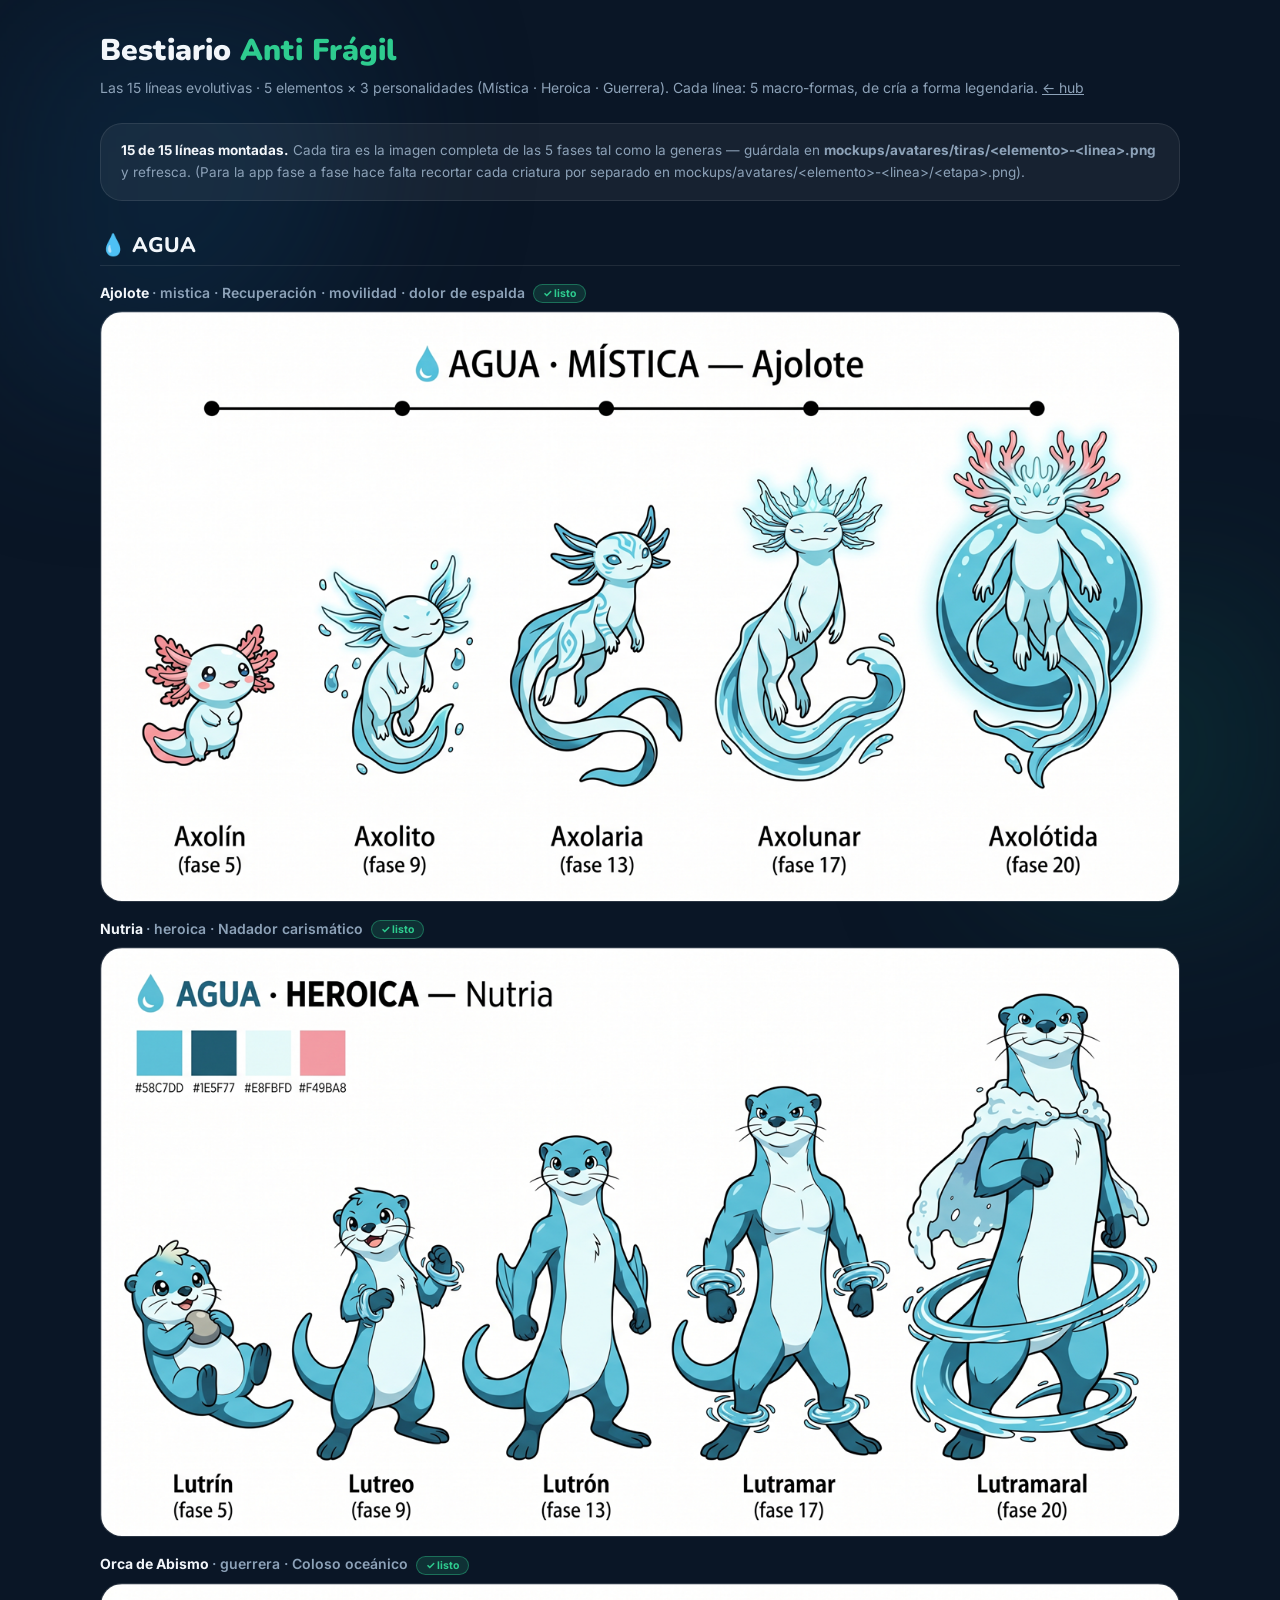
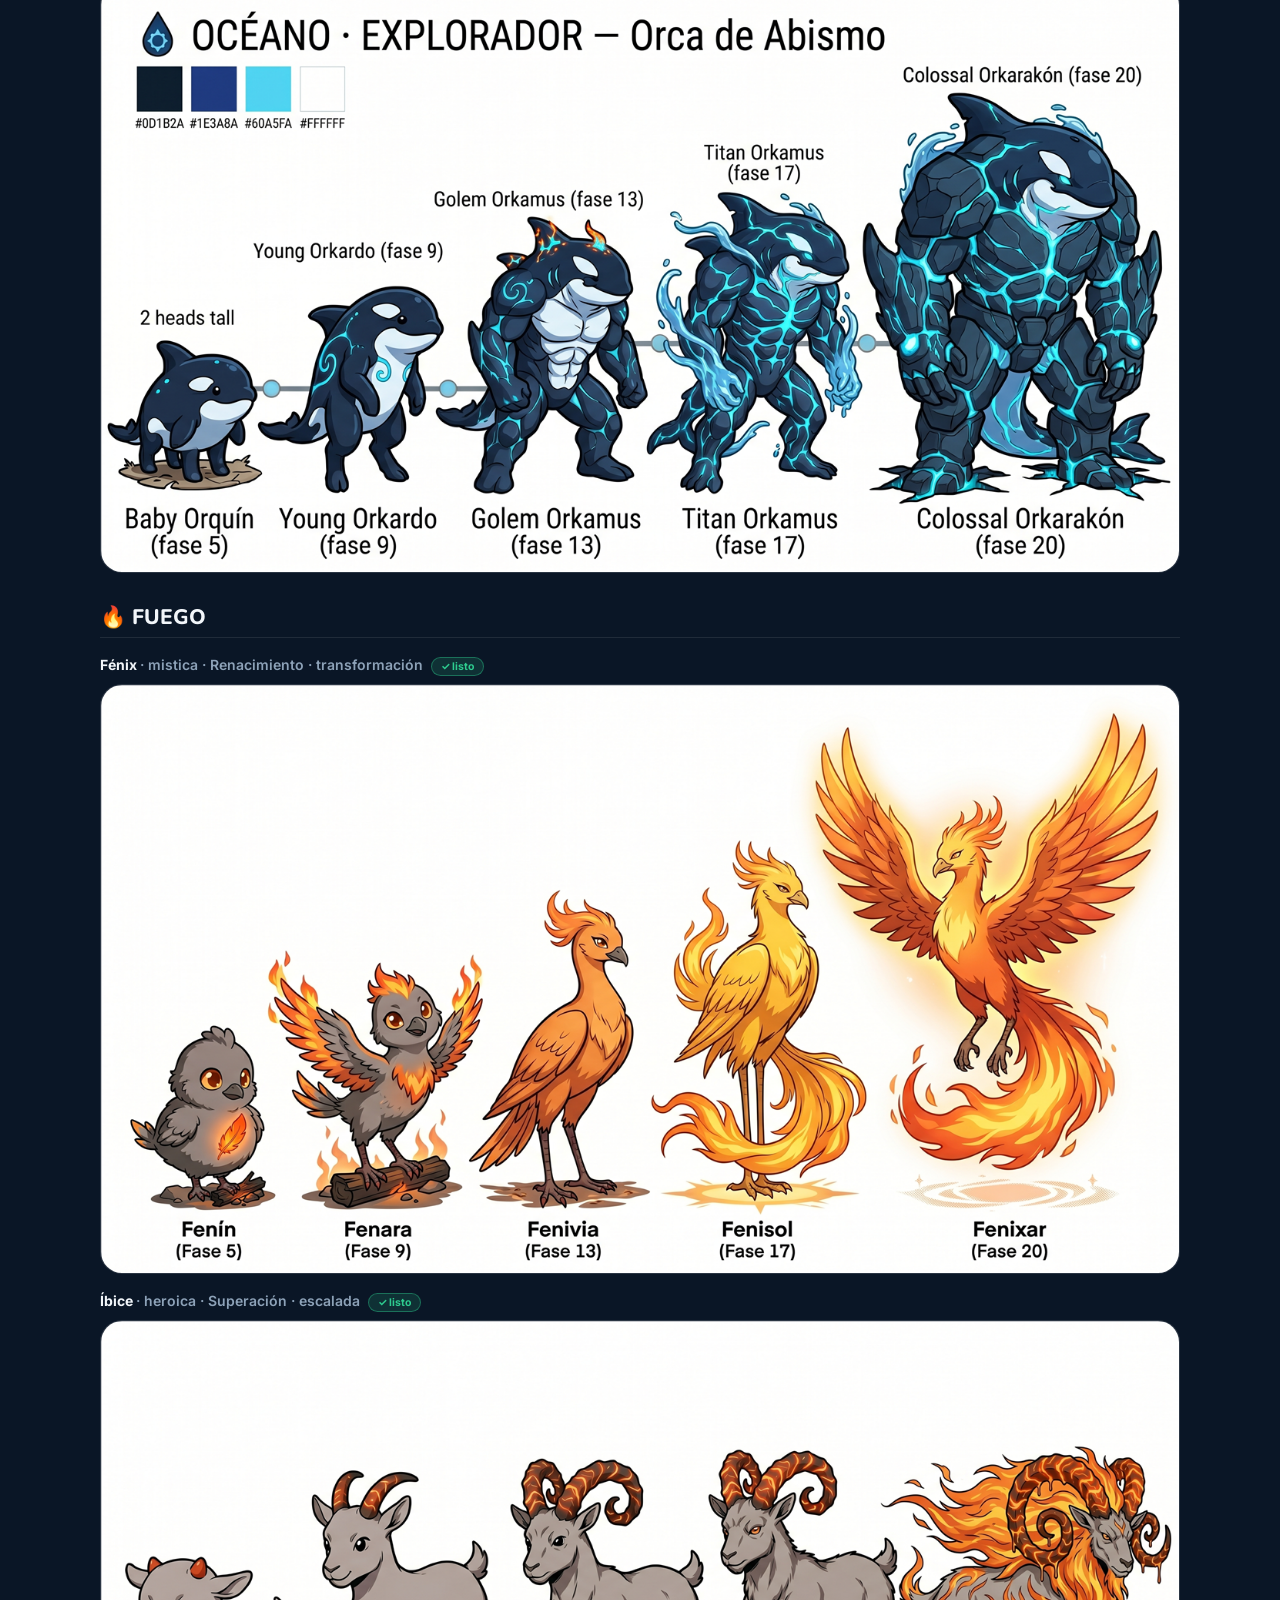
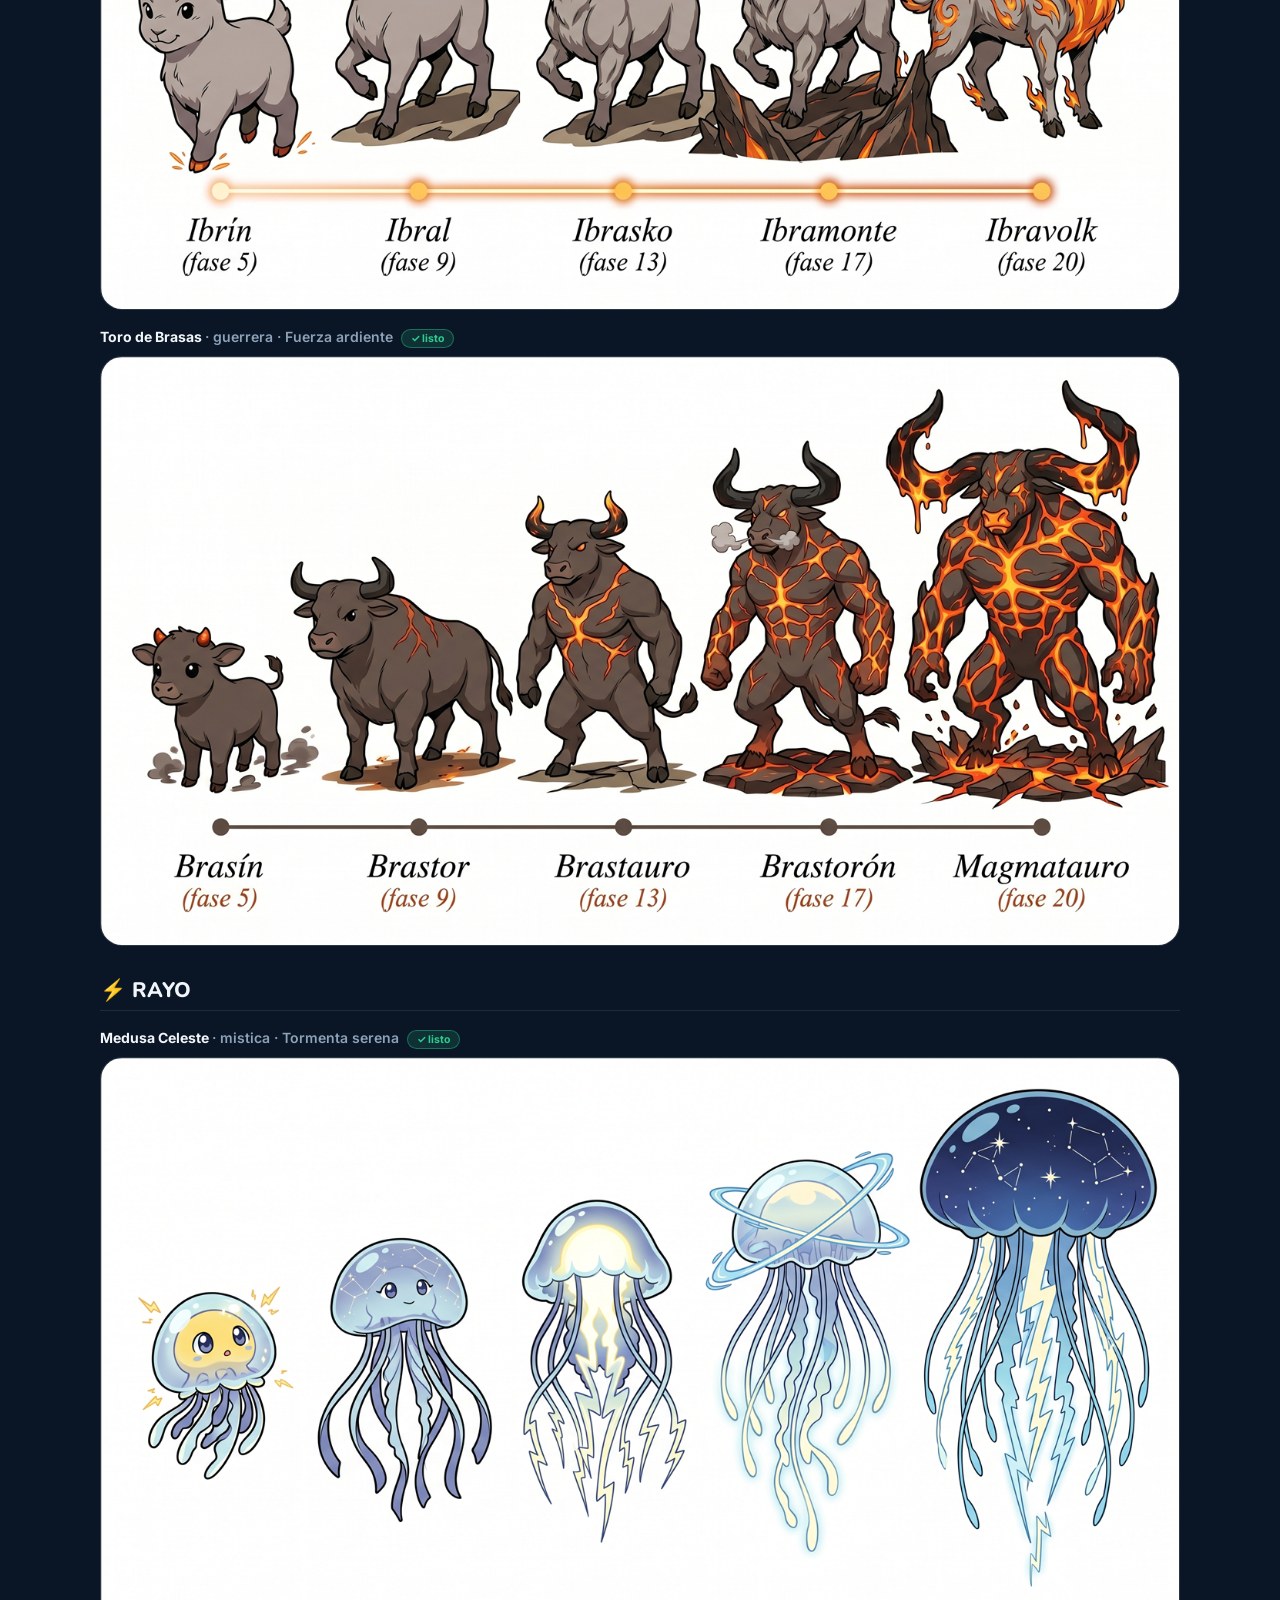
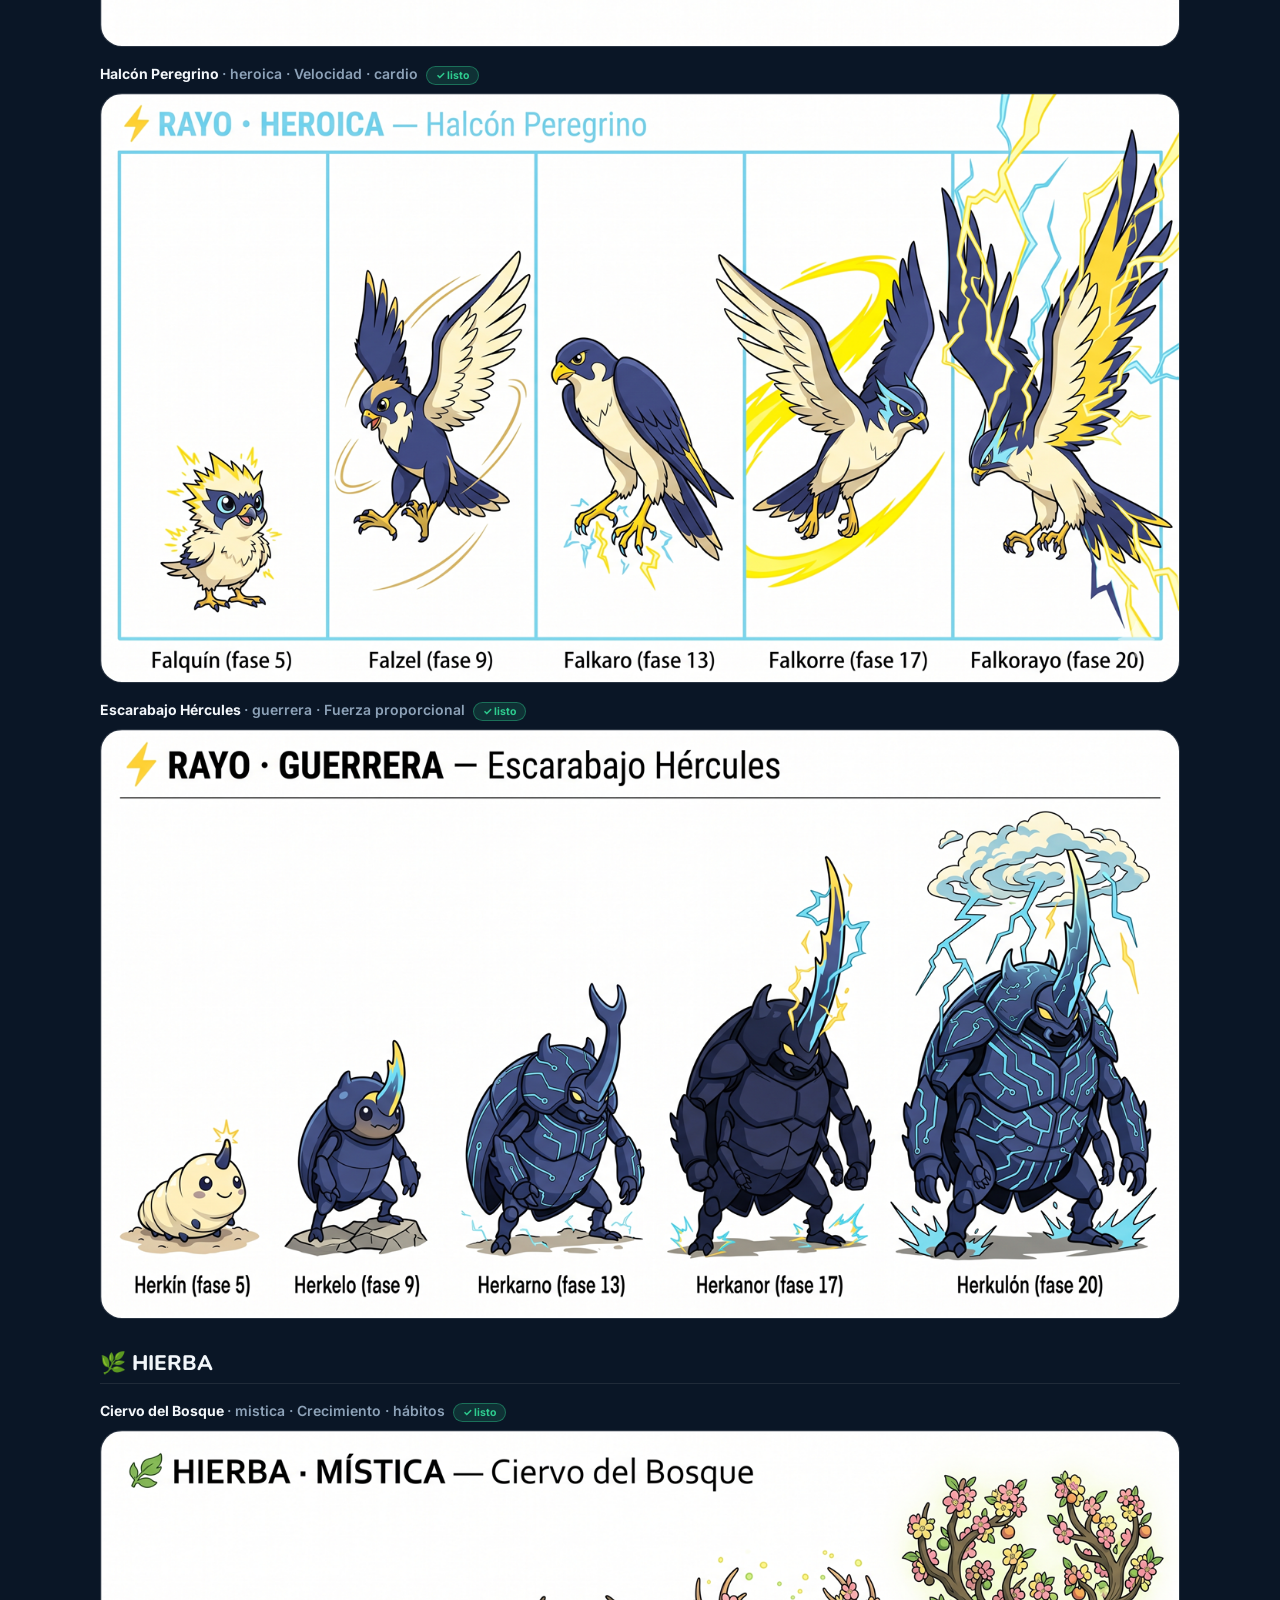
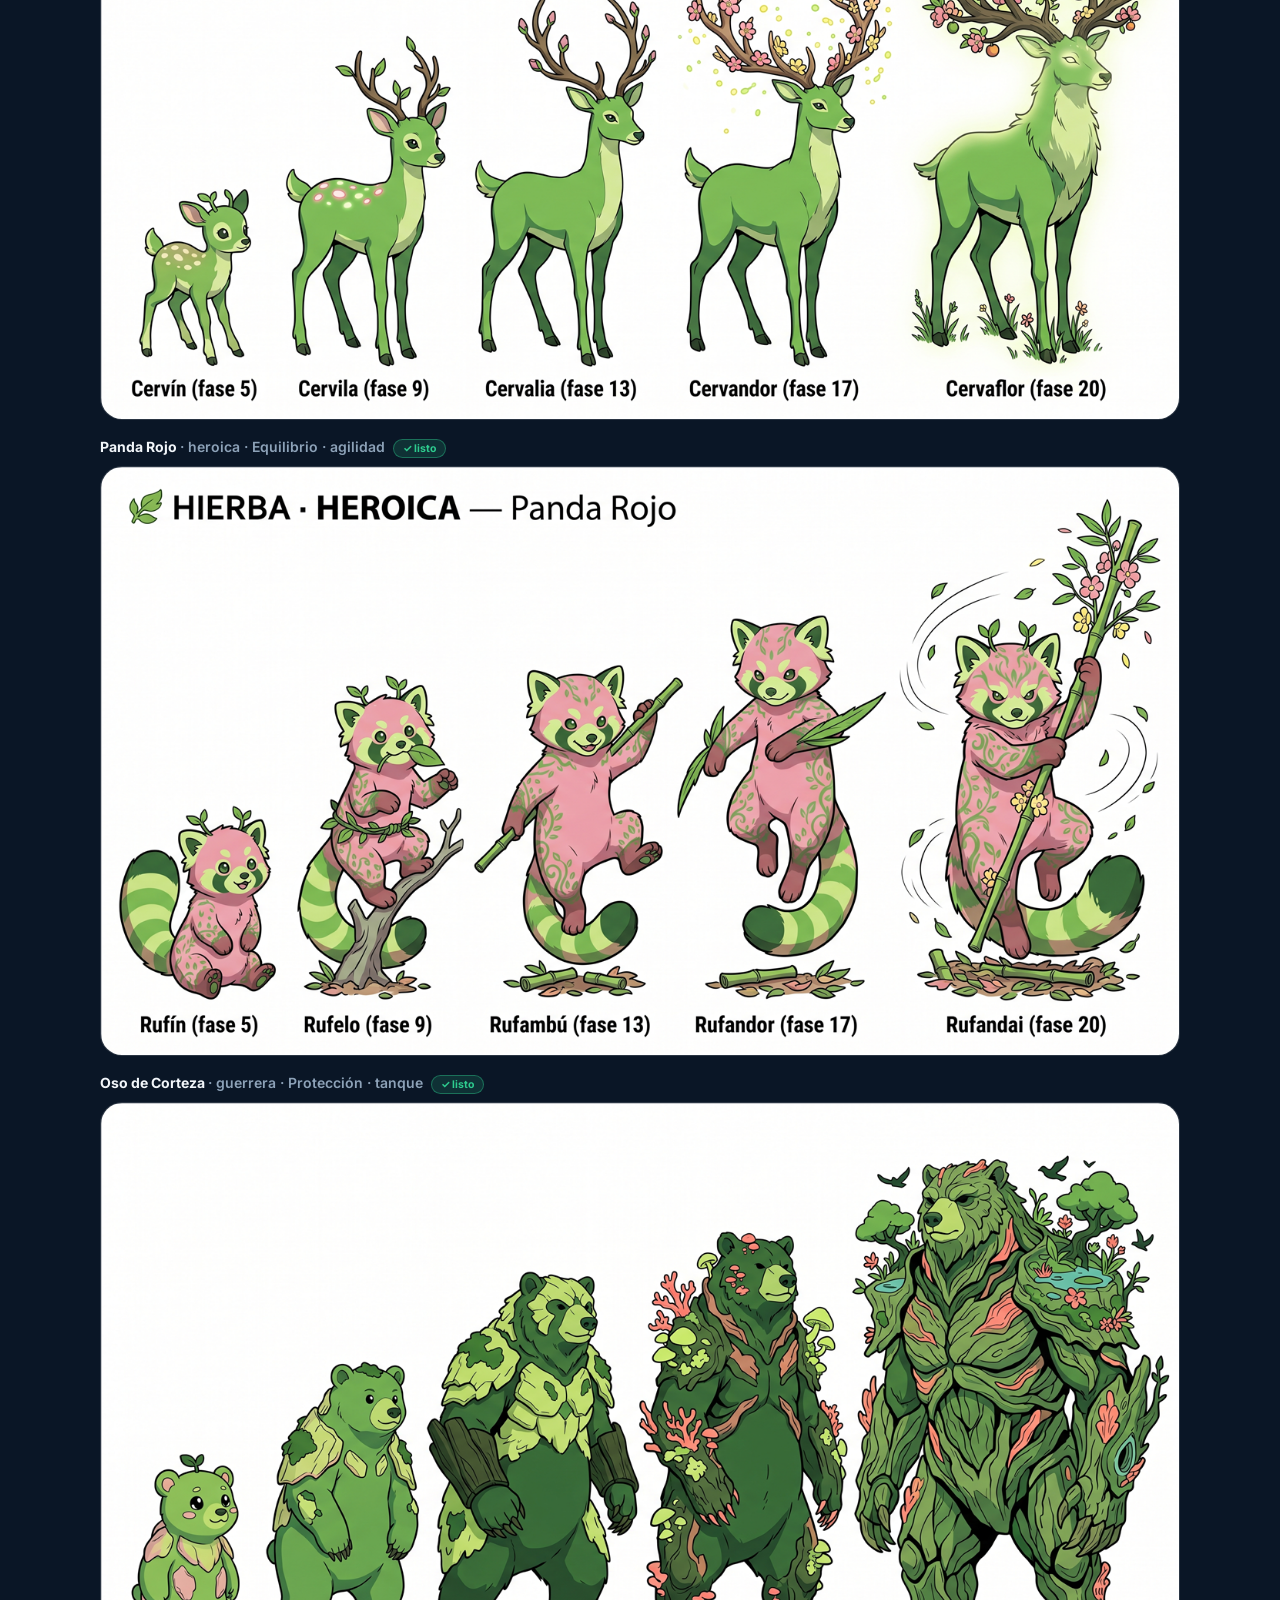
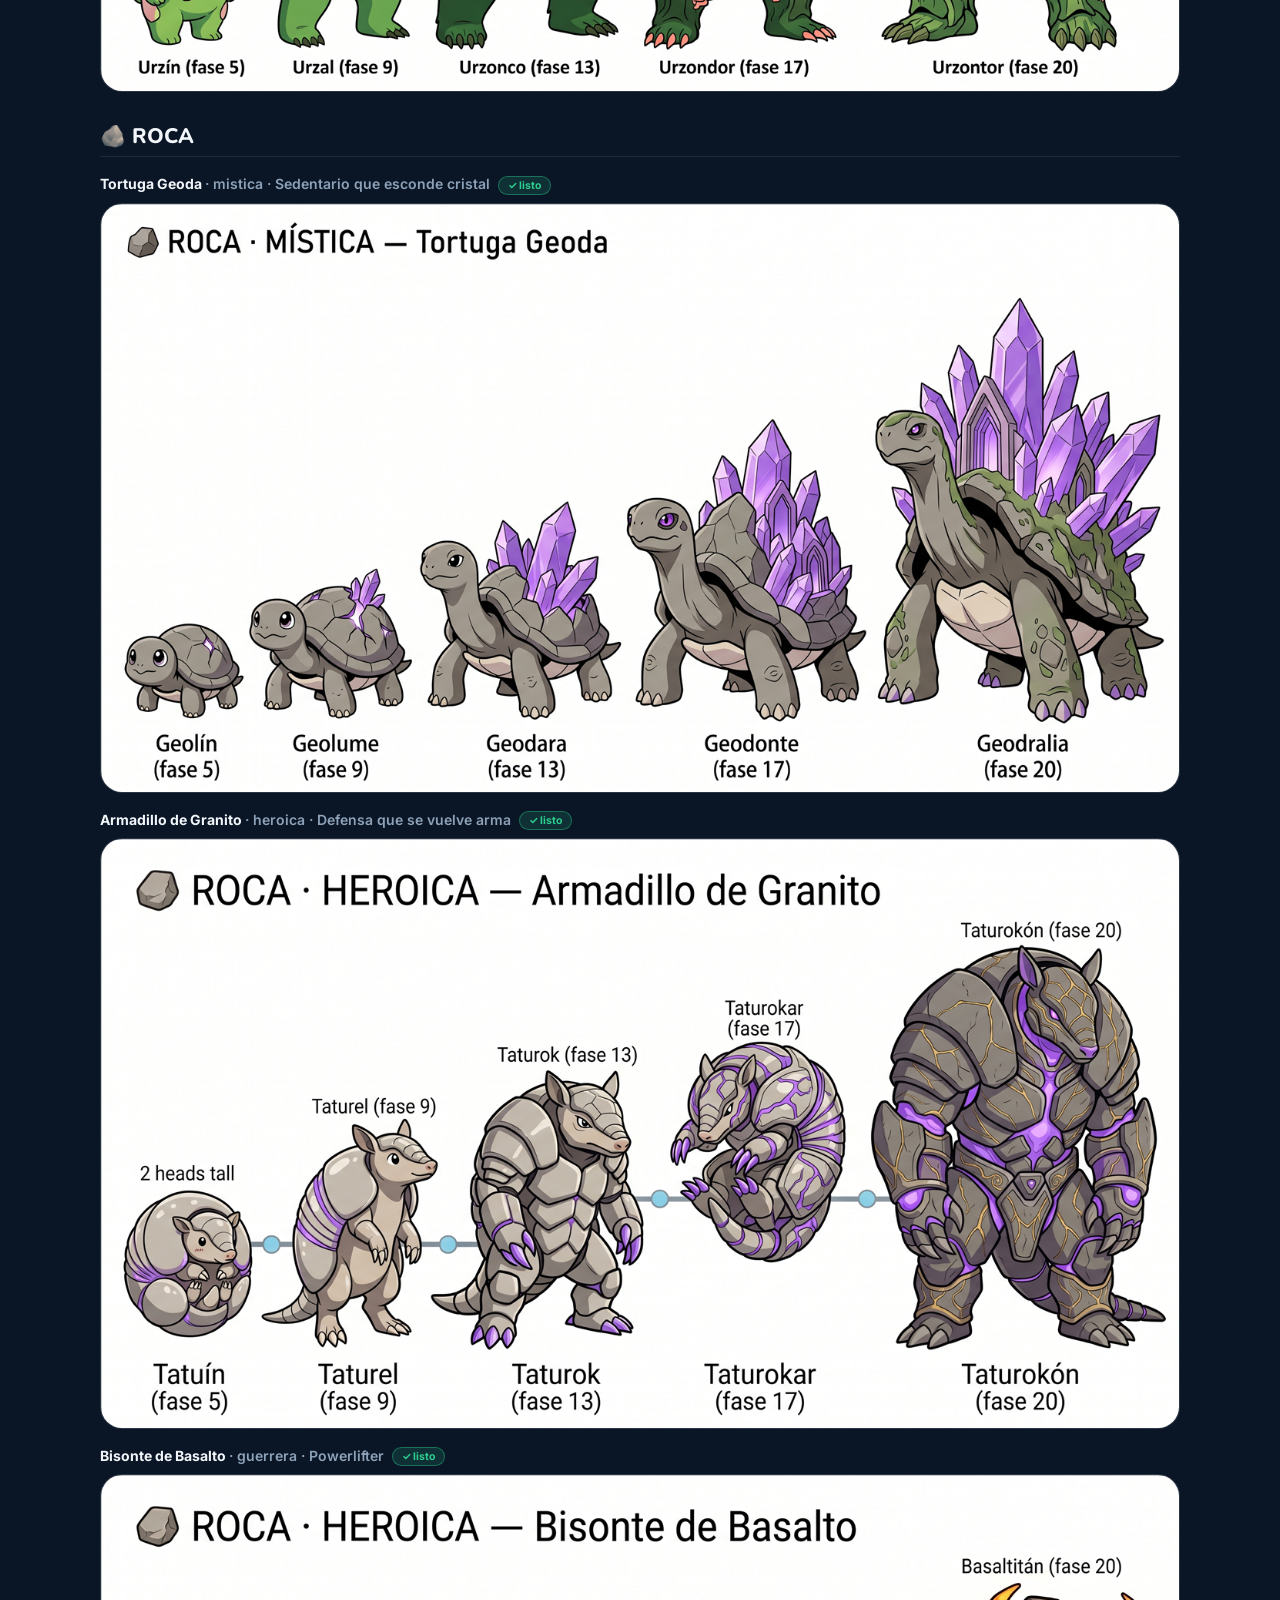
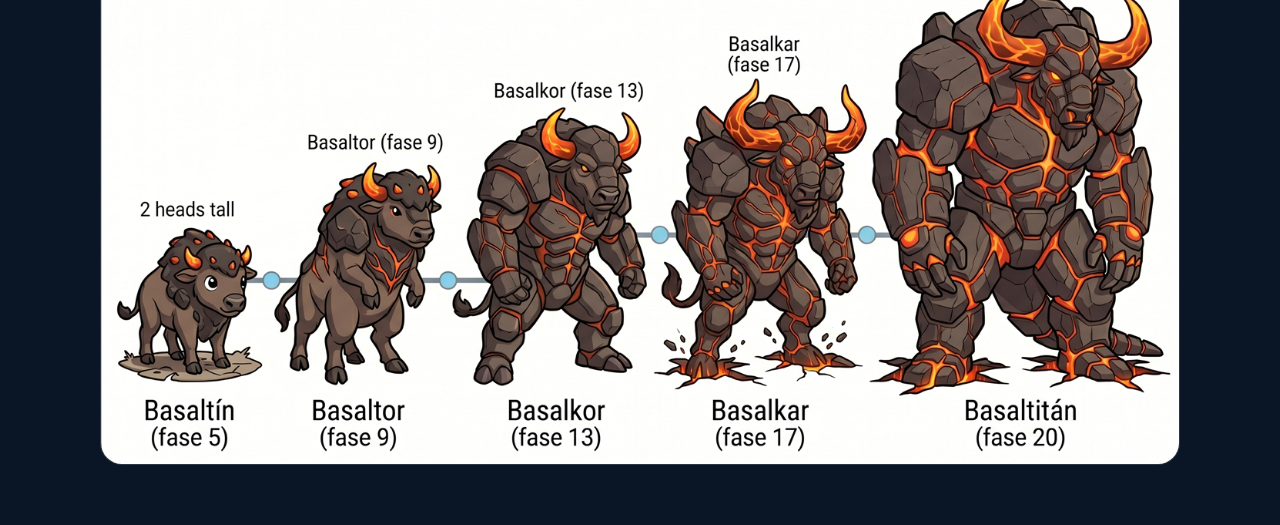
<file: mockups/prototipo/bestiario.html>
<!DOCTYPE html>
<html lang="es">
<head>
<meta charset="UTF-8">
<meta name="viewport" content="width=device-width, initial-scale=1.0">
<title>Anti Frágil · Bestiario — las 15 líneas</title>
<link href="https://fonts.googleapis.com/css2?family=Nunito:wght@800;900&family=Inter:wght@400;500;600;700&display=swap" rel="stylesheet">
<link rel="stylesheet" href="tokens.css">
<style>
  *{margin:0;padding:0;box-sizing:border-box}
  body{background:var(--af-bg);font-family:var(--af-font-texto);color:var(--af-texto);padding:30px 4vw 60px}
  .aurora{position:fixed;inset:0;overflow:hidden;filter:blur(85px);opacity:.35;z-index:0}
  .aurora i{position:absolute;border-radius:50%}
  .aurora i:nth-child(1){width:520px;height:520px;left:-150px;top:-120px;background:#103a5c}
  .aurora i:nth-child(2){width:440px;height:440px;right:-150px;bottom:-120px;background:#0d4a45}
  .wrap{position:relative;z-index:1;max-width:1080px;margin:0 auto}
  h1{font-family:var(--af-font-display);font-weight:900;font-size:30px}
  h1 span{color:var(--af-primario)}
  .sub{color:var(--af-texto-suave);font-size:14px;margin:6px 0 24px;line-height:1.6}
  .elem{font-family:var(--af-font-display);font-weight:800;font-size:21px;margin:30px 0 6px;padding-bottom:6px;border-bottom:1px solid var(--af-line)}
  .linea{margin-top:18px}
  .lt{font-size:14px;font-weight:700;color:var(--af-texto)}
  .lt b{color:var(--af-texto-suave);font-weight:600}
  .tira{margin-top:8px;background:var(--af-panel);border:1px solid var(--af-line);border-radius:var(--af-radio-l);backdrop-filter:blur(var(--af-blur-cristal));overflow:hidden;min-height:90px;display:flex;align-items:center;justify-content:center}
  .tira img{width:100%;display:block}
  .pend{color:var(--af-texto-suave);font-size:13px;padding:30px;text-align:center}
  .badge{display:inline-block;font-size:10.5px;font-weight:700;padding:2px 9px;border-radius:20px;margin-left:8px;vertical-align:middle}
  .ok{background:rgba(46,204,143,.15);color:var(--af-primario);border:1px solid rgba(46,204,143,.4)}
  .no{background:rgba(255,255,255,.05);color:var(--af-texto-suave);border:1px solid var(--af-line)}
  .resumen{background:var(--af-panel);border:1px solid var(--af-line);border-radius:var(--af-radio-l);padding:16px 20px;margin-top:14px;font-size:13.5px;color:var(--af-texto-suave);line-height:1.6}
</style>
</head>
<body>
<div class="aurora"><i></i><i></i></div>
<div class="wrap">
  <h1>Bestiario <span>Anti Frágil</span></h1>
  <p class="sub">Las 15 líneas evolutivas · 5 elementos × 3 personalidades (Mística · Heroica · Guerrera).
  Cada línea: 5 macro-formas, de cría a forma legendaria. <a href="../demo.html" style="color:var(--af-texto-suave)">← hub</a></p>
  <div class="resumen" id="resumen">Cargando…</div>
  <div id="grid"></div>
</div>
<script>
const ELEM={agua:'💧 AGUA',fuego:'🔥 FUEGO',rayo:'⚡ RAYO',hierba:'🌿 HIERBA',roca:'🪨 ROCA'};
const LINEAS={
 agua:[['mistica','Ajolote','Recuperación · movilidad · dolor de espalda'],['heroica','Nutria','Nadador carismático'],['guerrera','Orca de Abismo','Coloso oceánico']],
 fuego:[['mistica','Fénix','Renacimiento · transformación'],['heroica','Íbice','Superación · escalada'],['guerrera','Toro de Brasas','Fuerza ardiente']],
 rayo:[['mistica','Medusa Celeste','Tormenta serena'],['heroica','Halcón Peregrino','Velocidad · cardio'],['guerrera','Escarabajo Hércules','Fuerza proporcional']],
 hierba:[['mistica','Ciervo del Bosque','Crecimiento · hábitos'],['heroica','Panda Rojo','Equilibrio · agilidad'],['guerrera','Oso de Corteza','Protección · tanque']],
 roca:[['mistica','Tortuga Geoda','Sedentario que esconde cristal'],['heroica','Armadillo de Granito','Defensa que se vuelve arma'],['guerrera','Bisonte de Basalto','Powerlifter']]
};
let html='',total=0,hechas=0;
const probes=[];
for(const el of Object.keys(LINEAS)){
  html+=`<div class="elem">${ELEM[el]}</div>`;
  for(const [lin,criatura,desc] of LINEAS[el]){
    total++;
    const id=el+'-'+lin, ruta='../avatares/tiras/'+id+'.png';
    html+=`<div class="linea"><div class="lt">${criatura} <b>· ${lin} · ${desc}</b><span class="badge no" id="b-${id}">pendiente</span></div>
      <div class="tira" id="t-${id}"><div class="pend">Guarda <b>avatares/tiras/${id}.png</b> y aparecerá aquí</div></div></div>`;
    probes.push([id,ruta]);
  }
}
document.getElementById('grid').innerHTML=html;
// cargar tiras que existan
probes.forEach(([id,ruta])=>{
  const img=new Image();
  img.onload=()=>{document.getElementById('t-'+id).innerHTML='<img src="'+ruta+'" alt="'+id+'">';
    const b=document.getElementById('b-'+id);b.className='badge ok';b.textContent='✓ listo';
    hechas++;upd();};
  img.src=ruta;
});
function upd(){document.getElementById('resumen').innerHTML=
  `<b style="color:var(--af-texto)">${hechas} de ${total} líneas montadas.</b> Cada tira es la imagen completa de las 5 fases tal como la generas — guárdala en <b>mockups/avatares/tiras/&lt;elemento&gt;-&lt;linea&gt;.png</b> y refresca. (Para la app fase a fase hace falta recortar cada criatura por separado en mockups/avatares/&lt;elemento&gt;-&lt;linea&gt;/&lt;etapa&gt;.png).`;}
upd();
</script>
</body>
</html>
</file>
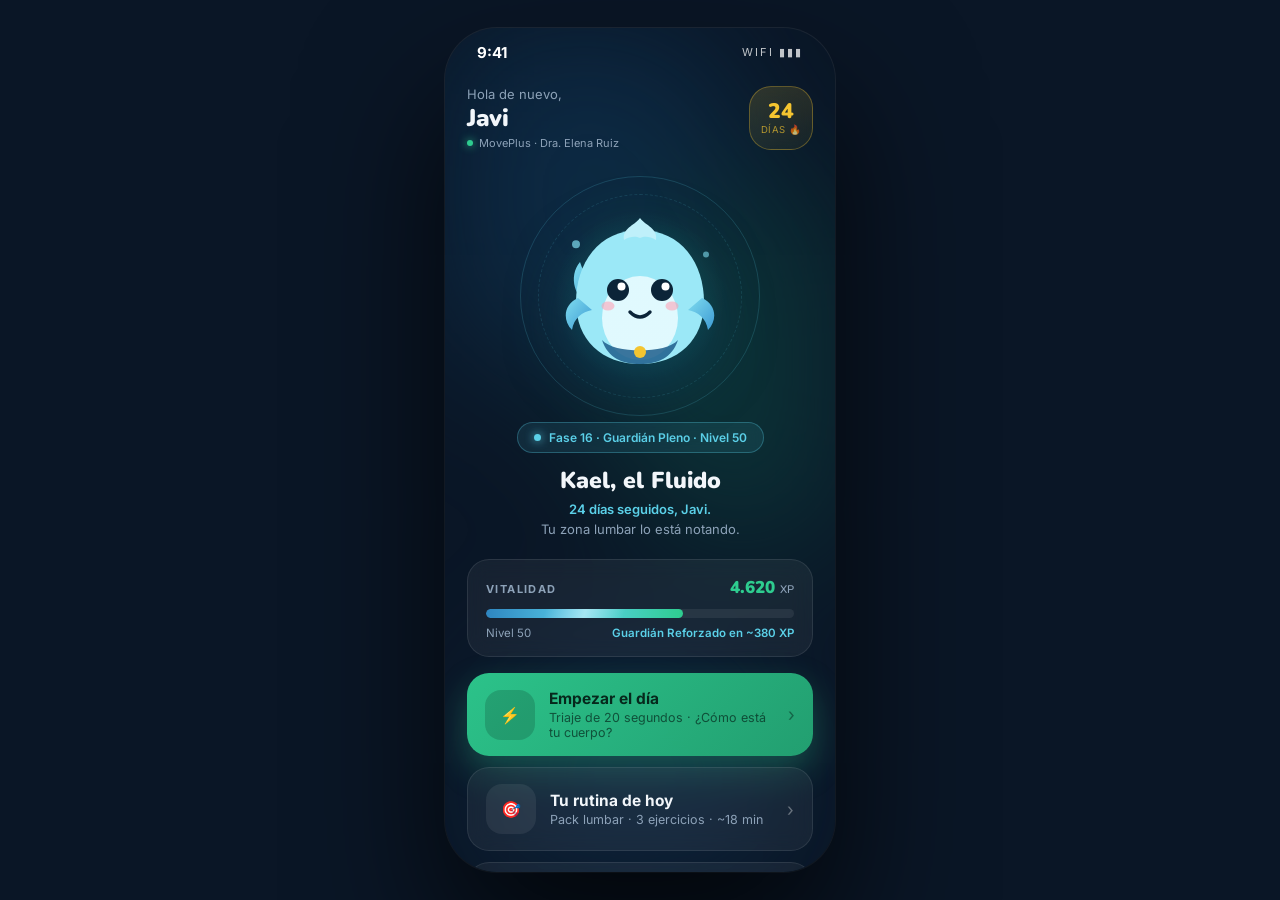
<file: mockups/prototipo/board-premium.html>
<!DOCTYPE html>
<!--
  Anti Frágil — BOARD DEL PACIENTE · Referencia visual PREMIUM
  ════════════════════════════════════════════════════════════
  Esta pantalla define EL LISTÓN VISUAL del proyecto. Todo lo demás debe estar
  a esta altura o por encima. Avatar en SVG dibujado (no emoji), fondo aurora
  animado, cristal esmerilado, microanimaciones. El arte final del Guardián lo
  hará un ilustrador humano (D5) — este SVG es el placeholder digno mientras tanto.
  Persona canónica: Javi · MovePlus · Dra. Elena Ruiz · Kael (Agua) · Fase 16 · Racha 24.
-->
<html lang="es">
<head>
<meta charset="UTF-8">
<meta name="viewport" content="width=device-width, initial-scale=1.0">
<title>Anti Frágil · Board Premium</title>
<link href="https://fonts.googleapis.com/css2?family=Nunito:wght@800;900&family=Inter:wght@400;500;600;700&display=swap" rel="stylesheet">
<style>
  :root{
    --bg:#0A1626; --panel:rgba(255,255,255,.055); --line:rgba(255,255,255,.09);
    --verde:#2ECC8F; --agua:#5BD0E8; --agua2:#2E86C1; --dorado:#F4C430;
    --txt:#F2F6FA; --mut:#8DA2B8;
  }
  *{box-sizing:border-box;margin:0;padding:0}
  body{
    min-height:100vh;display:flex;align-items:center;justify-content:center;
    font-family:'Inter',sans-serif;background:var(--bg);padding:24px;
  }
  /* ── marco móvil ── */
  .phone{
    width:390px;height:844px;border-radius:52px;position:relative;overflow:hidden;
    background:var(--bg);
    box-shadow:0 70px 140px rgba(0,0,0,.75),0 0 0 1px rgba(255,255,255,.08);
  }
  /* ── fondo aurora animado ── */
  .aurora{position:absolute;inset:0;overflow:hidden;filter:blur(70px);opacity:.55}
  .aurora i{position:absolute;border-radius:50%}
  .aurora i:nth-child(1){width:420px;height:420px;left:-130px;top:-90px;background:#103a5c;animation:fl 11s ease-in-out infinite}
  .aurora i:nth-child(2){width:360px;height:360px;right:-120px;top:160px;background:#0d4a45;animation:fl 13s ease-in-out infinite reverse}
  .aurora i:nth-child(3){width:300px;height:300px;left:40px;bottom:-80px;background:#11314f;animation:fl 9s ease-in-out infinite}
  @keyframes fl{0%,100%{transform:translate(0,0) scale(1)}50%{transform:translate(26px,-20px) scale(1.12)}}

  .content{position:absolute;inset:0;overflow-y:auto;scrollbar-width:none;padding:58px 22px 28px}
  .content::-webkit-scrollbar{display:none}

  /* ── status bar ── */
  .sbar{position:absolute;top:0;left:0;right:0;height:48px;display:flex;align-items:center;
    justify-content:space-between;padding:0 32px;z-index:50;color:#fff}
  .sbar b{font-size:15px}.sbar span{font-size:11px;letter-spacing:2px;color:rgba(255,255,255,.75)}

  /* ── cabecera ── */
  .top{display:flex;align-items:center;justify-content:space-between;margin-bottom:18px}
  .hola{font-size:13px;color:var(--mut)}
  .nombre{font-family:'Nunito';font-weight:900;font-size:24px;color:var(--txt);letter-spacing:-.3px}
  .clinica-tag{display:flex;align-items:center;gap:6px;font-size:11px;color:var(--mut);margin-top:2px}
  .clinica-tag i{width:6px;height:6px;border-radius:50%;background:var(--verde);display:inline-block;
    box-shadow:0 0 8px var(--verde)}
  .racha{
    display:flex;flex-direction:column;align-items:center;justify-content:center;
    width:64px;height:64px;border-radius:22px;
    background:linear-gradient(160deg,rgba(244,196,48,.16),rgba(244,196,48,.05));
    border:1px solid rgba(244,196,48,.32);backdrop-filter:blur(8px);
  }
  .racha b{font-family:'Nunito';font-weight:900;font-size:21px;color:var(--dorado);line-height:1}
  .racha s{font-size:9.5px;text-decoration:none;color:rgba(244,196,48,.7);letter-spacing:.5px;margin-top:2px}

  /* ── escenario del avatar ── */
  .stage{position:relative;display:flex;flex-direction:column;align-items:center;padding:8px 0 0}
  .halo{position:relative;width:240px;height:240px;display:flex;align-items:center;justify-content:center}
  .halo::before,.halo::after{content:'';position:absolute;border-radius:50%}
  .halo::before{inset:0;border:1.5px solid rgba(91,208,232,.18);animation:spin 26s linear infinite}
  .halo::after{inset:18px;border:1px dashed rgba(91,208,232,.14);animation:spin 18s linear infinite reverse}
  @keyframes spin{to{transform:rotate(360deg)}}
  .glow{position:absolute;inset:34px;border-radius:50%;
    background:radial-gradient(circle,rgba(91,208,232,.28) 0%,rgba(46,204,143,.10) 45%,transparent 70%);
    animation:pulse 4.5s ease-in-out infinite}
  @keyframes pulse{0%,100%{opacity:.75;transform:scale(1)}50%{opacity:1;transform:scale(1.06)}}

  /* avatar SVG flotando */
  .ava{position:relative;z-index:2;animation:float 5.2s ease-in-out infinite;filter:drop-shadow(0 18px 30px rgba(13,74,107,.55))}
  @keyframes float{0%,100%{transform:translateY(0)}50%{transform:translateY(-12px)}}

  .fase-chip{
    margin-top:6px;display:inline-flex;align-items:center;gap:8px;
    background:rgba(91,208,232,.1);border:1px solid rgba(91,208,232,.3);
    color:var(--agua);font-size:12px;font-weight:600;padding:7px 16px;border-radius:24px;
    backdrop-filter:blur(6px);
  }
  .fase-chip i{width:7px;height:7px;border-radius:50%;background:var(--agua);box-shadow:0 0 10px var(--agua)}
  .ava-nombre{font-family:'Nunito';font-weight:900;font-size:23px;color:var(--txt);margin-top:12px}
  .ava-frase{font-size:13px;color:var(--mut);margin-top:4px;text-align:center;line-height:1.5}
  .ava-frase b{color:var(--agua);font-weight:600}

  /* ── barra de vitalidad ── */
  .vit{width:100%;margin-top:20px;background:var(--panel);border:1px solid var(--line);
    border-radius:22px;padding:16px 18px;backdrop-filter:blur(10px)}
  .vit-top{display:flex;justify-content:space-between;align-items:baseline;margin-bottom:10px}
  .vit-lbl{font-size:11px;font-weight:700;letter-spacing:1.4px;color:var(--mut);text-transform:uppercase}
  .vit-num{font-family:'Nunito';font-weight:900;font-size:17px;color:var(--verde)}
  .vit-num small{font-size:11px;color:var(--mut);font-weight:600}
  .bar{height:9px;border-radius:5px;background:rgba(255,255,255,.07);overflow:hidden;position:relative}
  .fill{height:100%;width:64%;border-radius:5px;
    background:linear-gradient(90deg,var(--agua2),var(--agua),var(--verde));
    position:relative;overflow:hidden}
  .fill::after{content:'';position:absolute;inset:0;
    background:linear-gradient(110deg,transparent 30%,rgba(255,255,255,.45) 50%,transparent 70%);
    animation:shine 2.8s ease-in-out infinite}
  @keyframes shine{0%{transform:translateX(-110%)}60%,100%{transform:translateX(110%)}}
  .vit-next{display:flex;justify-content:space-between;font-size:11.5px;color:var(--mut);margin-top:8px}
  .vit-next b{color:var(--agua);font-weight:600}

  /* ── tarjetas de acción ── */
  .acciones{display:flex;flex-direction:column;gap:11px;margin-top:16px}
  .card{
    display:flex;align-items:center;gap:14px;border-radius:22px;padding:16px 18px;
    cursor:pointer;border:1px solid var(--line);background:var(--panel);
    backdrop-filter:blur(10px);transition:transform .18s,border-color .18s;
  }
  .card:hover{transform:translateY(-2px);border-color:rgba(91,208,232,.35)}
  .card.principal{
    background:linear-gradient(135deg,rgba(46,204,143,.95),rgba(36,166,116,.95));
    border:none;box-shadow:0 14px 34px rgba(46,204,143,.3);
  }
  .cicon{width:50px;height:50px;border-radius:16px;display:flex;align-items:center;justify-content:center;flex-shrink:0}
  .card.principal .cicon{background:rgba(0,0,0,.16)}
  .card:not(.principal) .cicon{background:rgba(255,255,255,.07)}
  .ctxt{flex:1}
  .ctit{font-size:15.5px;font-weight:700;color:var(--txt)}
  .card.principal .ctit{color:#06281c}
  .csub{font-size:12.5px;color:var(--mut);margin-top:2px}
  .card.principal .csub{color:rgba(6,40,28,.7)}
  .cgo{font-size:18px;color:rgba(255,255,255,.35)}
  .card.principal .cgo{color:rgba(6,40,28,.5)}

  /* mensaje del fisio */
  .fisio{
    margin-top:16px;display:flex;gap:12px;align-items:flex-start;
    background:rgba(92,107,192,.1);border:1px solid rgba(92,107,192,.3);
    border-radius:20px;padding:15px 16px;backdrop-filter:blur(8px);
  }
  .fisio-av{width:42px;height:42px;border-radius:14px;flex-shrink:0;
    background:linear-gradient(140deg,#5C6BC0,#3F51B5);display:flex;align-items:center;
    justify-content:center;font-family:'Nunito';font-weight:900;color:#fff;font-size:16px}
  .fisio-name{font-size:12.5px;font-weight:700;color:#AEB9F4}
  .fisio-msg{font-size:13px;color:rgba(255,255,255,.78);line-height:1.55;margin-top:3px}

  .nota{margin-top:18px;text-align:center;font-size:10.5px;color:rgba(255,255,255,.28);line-height:1.6}
</style>
</head>
<body>

<div class="phone">
  <div class="aurora"><i></i><i></i><i></i></div>
  <div class="sbar"><b>9:41</b><span>WIFI ▮▮▮</span></div>

  <div class="content">

    <div class="top">
      <div>
        <div class="hola">Hola de nuevo,</div>
        <div class="nombre">Javi</div>
        <div class="clinica-tag"><i></i> MovePlus · Dra. Elena Ruiz</div>
      </div>
      <div class="racha"><b>24</b><s>DÍAS 🔥</s></div>
    </div>

    <div class="stage">
      <div class="halo">
        <div class="glow"></div>
        <!-- KAEL, EL FLUIDO · placeholder SVG digno (arte final: ilustrador humano, D5) -->
        <svg class="ava" width="168" height="168" viewBox="0 0 168 168" fill="none">
          <defs>
            <linearGradient id="cuerpo" x1="40" y1="20" x2="128" y2="150">
              <stop offset="0" stop-color="#9BE8F7"/><stop offset=".55" stop-color="#4FBFE0"/><stop offset="1" stop-color="#2E86C1"/>
            </linearGradient>
            <linearGradient id="panza" x1="84" y1="70" x2="84" y2="140">
              <stop offset="0" stop-color="#E8FBFF"/><stop offset="1" stop-color="#BDEDF8"/>
            </linearGradient>
            <linearGradient id="aleta" x1="0" y1="0" x2="1" y2="1">
              <stop offset="0" stop-color="#7FDCEF"/><stop offset="1" stop-color="#3D9BD4"/>
            </linearGradient>
          </defs>
          <!-- cola -->
          <path d="M38 96 C18 88 12 64 24 50 C28 64 38 70 50 72 Z" fill="url(#aleta)"/>
          <!-- cuerpo -->
          <path d="M84 18 C126 18 148 52 148 90 C148 128 122 152 84 152 C46 152 20 128 20 90 C20 52 42 18 84 18 Z" fill="url(#cuerpo)"/>
          <!-- panza -->
          <ellipse cx="84" cy="106" rx="38" ry="42" fill="url(#panza)" opacity=".9"/>
          <!-- cresta de agua -->
          <path d="M84 6 C90 14 102 16 100 28 C94 24 88 24 84 26 C80 24 74 24 68 28 C66 16 78 14 84 6 Z" fill="#BFF0FA"/>
          <!-- aletas laterales -->
          <path d="M22 86 C8 92 6 108 16 118 C18 106 26 100 36 98 Z" fill="url(#aleta)"/>
          <path d="M146 86 C160 92 162 108 152 118 C150 106 142 100 132 98 Z" fill="url(#aleta)"/>
          <!-- ojos -->
          <circle cx="62" cy="78" r="11" fill="#0B2438"/>
          <circle cx="106" cy="78" r="11" fill="#0B2438"/>
          <circle cx="65.5" cy="74.5" r="4" fill="#fff"/>
          <circle cx="109.5" cy="74.5" r="4" fill="#fff"/>
          <!-- sonrisa -->
          <path d="M74 100 Q84 110 94 100" stroke="#0B2438" stroke-width="3.4" stroke-linecap="round" fill="none"/>
          <!-- mejillas -->
          <ellipse cx="52" cy="94" rx="6.5" ry="4.5" fill="#FF9DB0" opacity=".55"/>
          <ellipse cx="116" cy="94" rx="6.5" ry="4.5" fill="#FF9DB0" opacity=".55"/>
          <!-- armadura ligera (Guardián Pleno · fase 16) -->
          <path d="M46 128 C58 142 110 142 122 128 C116 146 102 152 84 152 C66 152 52 146 46 128 Z" fill="#1E5F8C" opacity=".85"/>
          <circle cx="84" cy="140" r="6" fill="#F4C430"/>
          <!-- gotas flotantes -->
          <circle cx="20" cy="40" r="4" fill="#7FDCEF" opacity=".7"><animate attributeName="cy" values="40;30;40" dur="3.4s" repeatCount="indefinite"/></circle>
          <circle cx="150" cy="50" r="3" fill="#7FDCEF" opacity=".6"><animate attributeName="cy" values="50;42;50" dur="2.8s" repeatCount="indefinite"/></circle>
        </svg>
      </div>

      <div class="fase-chip"><i></i> Fase 16 · Guardián Pleno · Nivel 50</div>
      <div class="ava-nombre">Kael, el Fluido</div>
      <div class="ava-frase"><b>24 días seguidos, Javi.</b><br>Tu zona lumbar lo está notando.</div>
    </div>

    <div class="vit">
      <div class="vit-top">
        <span class="vit-lbl">Vitalidad</span>
        <span class="vit-num">4.620 <small>XP</small></span>
      </div>
      <div class="bar"><div class="fill"></div></div>
      <div class="vit-next"><span>Nivel 50</span><b>Guardián Reforzado en ~380 XP</b></div>
    </div>

    <div class="acciones">
      <div class="card principal">
        <div class="cicon">⚡</div>
        <div class="ctxt">
          <div class="ctit">Empezar el día</div>
          <div class="csub">Triaje de 20 segundos · ¿Cómo está tu cuerpo?</div>
        </div>
        <span class="cgo">›</span>
      </div>
      <div class="card">
        <div class="cicon">🎯</div>
        <div class="ctxt">
          <div class="ctit">Tu rutina de hoy</div>
          <div class="csub">Pack lumbar · 3 ejercicios · ~18 min</div>
        </div>
        <span class="cgo">›</span>
      </div>
      <div class="card">
        <div class="cicon">📈</div>
        <div class="ctxt">
          <div class="ctit">Mi progreso</div>
          <div class="csub">Dolor 7 → 3 en cinco días</div>
        </div>
        <span class="cgo">›</span>
      </div>
    </div>

    <div class="fisio">
      <div class="fisio-av">ER</div>
      <div>
        <div class="fisio-name">Dra. Elena Ruiz · tu fisio</div>
        <div class="fisio-msg">He visto tu progreso de esta semana, Javi. Vamos a subir un punto la dificultad del pack. Confía en el proceso. 💪</div>
      </div>
    </div>

    <p class="nota">Avatar = placeholder SVG · El arte final del Guardián lo hará un ilustrador humano (D5)<br>Referencia visual premium · Anti Frágil</p>

  </div>
</div>

</body>
</html>
</file>
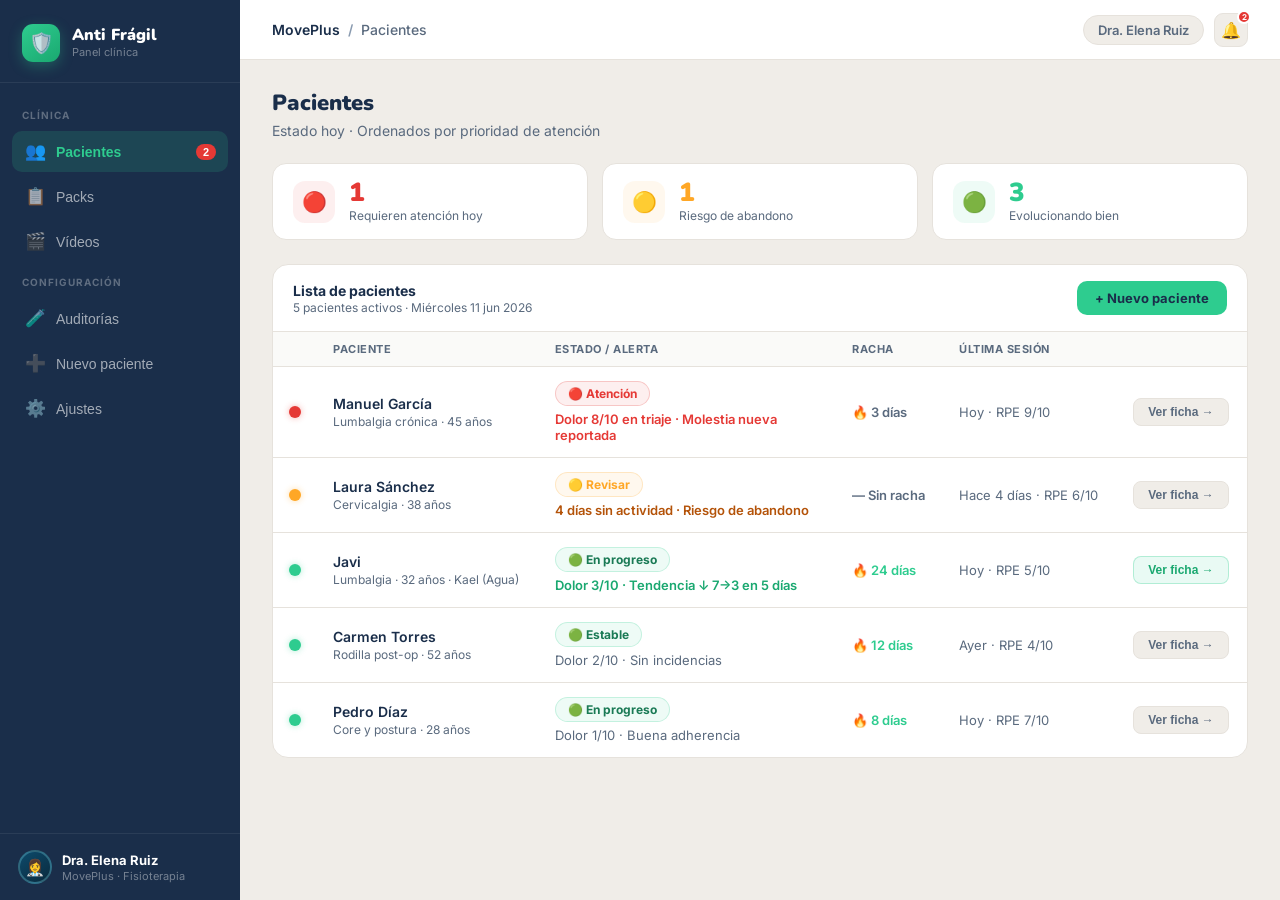
<file: mockups/prototipo/clinica.html>
<!DOCTYPE html>
<!--
  Anti Frágil — Panel Clínica (prototipo web)
  ─────────────────────────────────────────────────────────────────────────────
  Profesional : Dra. Elena Ruiz  (fisio · MovePlus)
  Persona demo: Javi · Kael el Fluido · Agua · Fase 16 · Nivel 50 · Racha 24d
  Semáforos   : Manuel García 🔴 (dolor 8/10) · Laura Sánchez 🟡 (4d sin act.)
                Javi 🟢 (dolor 3/10 · racha 24) · Carmen Torres 🟢 · Pedro Díaz 🟢
  Auditoría   : 62/100  (Fuerza 18 · Aeróbico 16 · Movilidad 12 · Constancia 12)
  Dolor trend : 7 → 6 → 5 → 4 → 3 (5 días)
  ─────────────────────────────────────────────────────────────────────────────
  Vistas navegables:
    V1 Pacientes (semáforos) → V2 Ficha de Javi
-->
<html lang="es">
<head>
<meta charset="UTF-8">
<meta name="viewport" content="width=device-width, initial-scale=1.0">
<title>Anti Frágil · Panel Clínica · MovePlus</title>
<link href="https://fonts.googleapis.com/css2?family=Nunito:wght@700;800;900&family=Inter:wght@400;500;600;700&display=swap" rel="stylesheet">
<style>
/* ═══════════════════════════════════════════════════════
   TOKENS
═══════════════════════════════════════════════════════ */
:root {
  --verde:    #2ECC8F;
  --verde-d:  #1aa870;
  --azul:     #1A2E4A;
  --azul-mid: #243F62;
  --calido:   #F5F3EE;
  --gris:     #8A9BB0;
  --rojo:     #E53935;
  --rojo-bg:  rgba(229,57,53,.08);
  --rojo-b:   rgba(229,57,53,.22);
  --ambar:    #FFA726;
  --ambar-bg: rgba(255,167,38,.08);
  --ambar-b:  rgba(255,167,38,.22);
  --verde-bg: rgba(46,204,143,.08);
  --verde-b:  rgba(46,204,143,.22);
  --dorado:   #F4C430;
  --agua-l:   #80DEEA;
  --white:    #ffffff;
  --surface:  #F0EDE8;
  --card:     #ffffff;
  --border:   #E6E2DC;
  --text:     #1A2E4A;
  --text-2:   #5A6A7E;
  --sidebar-w: 240px;
}

*,*::before,*::after { box-sizing:border-box; margin:0; padding:0; }
html, body { height:100%; }
body {
  font-family:'Inter',sans-serif;
  background:var(--surface);
  color:var(--text);
  -webkit-font-smoothing:antialiased;
  display:flex;
}

/* ═══════════════════════════════════════════════════════
   SIDEBAR
═══════════════════════════════════════════════════════ */
.sidebar {
  width:var(--sidebar-w);
  background:var(--azul);
  height:100vh;
  position:fixed;
  top:0; left:0;
  display:flex;
  flex-direction:column;
  overflow:hidden;
  flex-shrink:0;
  z-index:100;
}

.sidebar-brand {
  display:flex;align-items:center;gap:12px;
  padding:24px 22px 20px;
  border-bottom:1px solid rgba(255,255,255,.07);
}
.brand-logo {
  width:38px;height:38px;border-radius:11px;
  background:linear-gradient(145deg,var(--verde),var(--verde-d));
  display:flex;align-items:center;justify-content:center;
  font-size:20px;flex-shrink:0;
  box-shadow:0 4px 14px rgba(46,204,143,.3);
}
.brand-text {}
.brand-name {
  font-family:'Nunito',sans-serif;font-weight:900;
  font-size:16px;color:#fff;line-height:1.1;
}
.brand-sub { font-size:11px;color:rgba(255,255,255,.4); }

.sidebar-nav {
  flex:1;padding:16px 12px;
  display:flex;flex-direction:column;gap:4px;
  overflow-y:auto;
}
.nav-section {
  font-size:10px;font-weight:700;
  color:rgba(255,255,255,.3);
  text-transform:uppercase;letter-spacing:1px;
  padding:10px 10px 6px;
}
.nav-item {
  display:flex;align-items:center;gap:10px;
  padding:10px 12px;border-radius:10px;
  font-size:14px;font-weight:500;color:rgba(255,255,255,.6);
  cursor:pointer;transition:background .15s,color .15s;
  border:none;background:none;text-align:left;width:100%;
}
.nav-item:hover { background:rgba(255,255,255,.06);color:rgba(255,255,255,.85); }
.nav-item.active { background:rgba(46,204,143,.15);color:var(--verde);font-weight:600; }
.nav-item .ni-icon { font-size:17px;width:22px;text-align:center;flex-shrink:0; }
.nav-badge {
  margin-left:auto;
  background:var(--rojo);color:#fff;
  font-size:11px;font-weight:700;
  padding:2px 7px;border-radius:8px;
}

.sidebar-user {
  padding:16px 18px;
  border-top:1px solid rgba(255,255,255,.07);
}
.user-row {
  display:flex;align-items:center;gap:10px;
}
.user-avatar {
  width:34px;height:34px;border-radius:50%;
  background:linear-gradient(145deg,#0D4A6B,#0A2A3D);
  border:2px solid rgba(128,222,234,.3);
  display:flex;align-items:center;justify-content:center;
  font-size:16px;flex-shrink:0;
}
.user-name {
  font-size:13px;font-weight:700;color:#fff;margin-bottom:1px;
}
.user-clinic { font-size:11px;color:rgba(255,255,255,.4); }

/* ═══════════════════════════════════════════════════════
   MAIN AREA
═══════════════════════════════════════════════════════ */
.main {
  margin-left:var(--sidebar-w);
  flex:1;
  display:flex;
  flex-direction:column;
  min-height:100vh;
  overflow:hidden;
}

.main-header {
  background:#fff;
  border-bottom:1px solid var(--border);
  padding:0 32px;
  height:60px;
  display:flex;align-items:center;justify-content:space-between;
  flex-shrink:0;
  position:sticky;top:0;z-index:50;
}
.header-breadcrumb {
  display:flex;align-items:center;gap:8px;
  font-size:14px;font-weight:600;color:var(--text);
}
.header-breadcrumb .sep { color:var(--gris); }
.header-breadcrumb .current { color:var(--text-2);font-weight:500; }
.header-actions {
  display:flex;align-items:center;gap:10px;
}
.hdr-btn {
  width:34px;height:34px;border-radius:9px;
  background:var(--surface);border:1px solid var(--border);
  display:flex;align-items:center;justify-content:center;
  font-size:16px;cursor:pointer;transition:background .15s;
  position:relative;
}
.hdr-btn:hover { background:#EBE8E2; }
.hdr-btn .badge {
  position:absolute;top:-4px;right:-4px;
  width:14px;height:14px;
  background:var(--rojo);border-radius:50%;border:2px solid #fff;
  display:flex;align-items:center;justify-content:center;
  font-size:8px;color:#fff;font-weight:700;
}
.hdr-clinic {
  font-size:13px;font-weight:600;color:var(--text-2);
  background:var(--surface);border:1px solid var(--border);
  border-radius:20px;padding:6px 14px;
}

/* ═══════════════════════════════════════════════════════
   VIEWS
═══════════════════════════════════════════════════════ */
.view {
  display:none;
  flex:1;
  overflow-y:auto;
  padding:28px 32px 40px;
}
.view.active { display:block; }

/* ═══════════════════════════════════════════════════════
   SHARED COMPONENTS
═══════════════════════════════════════════════════════ */
.page-title {
  font-family:'Nunito',sans-serif;font-weight:900;
  font-size:22px;color:var(--text);margin-bottom:4px;
}
.page-sub { font-size:14px;color:var(--text-2);margin-bottom:24px; }

.card {
  background:var(--card);
  border-radius:16px;
  border:1px solid var(--border);
  overflow:hidden;
}
.card-header {
  padding:16px 20px;
  border-bottom:1px solid var(--border);
  display:flex;align-items:center;justify-content:space-between;
}
.card-title {
  font-size:14px;font-weight:700;color:var(--text);
}
.card-sub { font-size:12px;color:var(--text-2);margin-top:1px; }

.chip {
  display:inline-flex;align-items:center;gap:5px;
  border-radius:20px;padding:4px 12px;
  font-size:12px;font-weight:700;
}
.chip-red   { background:var(--rojo-bg); color:var(--rojo); border:1px solid var(--rojo-b); }
.chip-amber { background:var(--ambar-bg);color:var(--ambar);border:1px solid var(--ambar-b); }
.chip-green { background:var(--verde-bg);color:#1a7a55;   border:1px solid var(--verde-b); }

.btn {
  border:none;border-radius:10px;padding:9px 18px;
  font-family:'Inter',sans-serif;font-size:13px;font-weight:700;
  cursor:pointer;transition:opacity .15s,transform .12s;
}
.btn:active { transform:scale(.97); }
.btn-primary { background:var(--verde);color:var(--azul); }
.btn-secondary {
  background:var(--surface);border:1px solid var(--border);
  color:var(--text-2);
}
.btn-ghost { background:transparent;border:1px solid var(--border);color:var(--text-2); }

/* ═══════════════════════════════════════════════════════
   VIEW 1 · PACIENTES — SEMÁFOROS
═══════════════════════════════════════════════════════ */

.semaforo-stats {
  display:grid;grid-template-columns:repeat(3,1fr);gap:14px;
  margin-bottom:24px;
}
.stat-card {
  background:var(--card);
  border:1px solid var(--border);
  border-radius:14px;padding:16px 20px;
  display:flex;align-items:center;gap:14px;
}
.stat-icon {
  width:42px;height:42px;border-radius:12px;
  display:flex;align-items:center;justify-content:center;font-size:20px;flex-shrink:0;
}
.stat-icon.red   { background:var(--rojo-bg); }
.stat-icon.amber { background:var(--ambar-bg); }
.stat-icon.green { background:var(--verde-bg); }
.stat-num {
  font-family:'Nunito',sans-serif;font-weight:900;font-size:26px;
  line-height:1;
}
.stat-num.red   { color:var(--rojo); }
.stat-num.amber { color:var(--ambar); }
.stat-num.green { color:var(--verde); }
.stat-label { font-size:12px;color:var(--text-2);margin-top:2px; }

.patient-table {
  width:100%;border-collapse:collapse;
}
.pt-head th {
  padding:10px 16px;text-align:left;
  font-size:11px;font-weight:700;
  color:var(--text-2);text-transform:uppercase;letter-spacing:.5px;
  border-bottom:1px solid var(--border);
  background:#FAFAF8;
}
.pt-row {
  cursor:pointer;
  transition:background .12s;
  border-bottom:1px solid var(--border);
}
.pt-row:last-child { border-bottom:none; }
.pt-row:hover { background:#FAFAF8; }
.pt-row td { padding:14px 16px;vertical-align:middle; }

.semaforo-dot {
  width:12px;height:12px;border-radius:50%;display:inline-block;flex-shrink:0;
}
.semaforo-dot.red   { background:var(--rojo); box-shadow:0 0 6px rgba(229,57,53,.4); }
.semaforo-dot.amber { background:var(--ambar);box-shadow:0 0 6px rgba(255,167,38,.4); }
.semaforo-dot.green { background:var(--verde);box-shadow:0 0 6px rgba(46,204,143,.4); }

.patient-name { font-size:14px;font-weight:600;color:var(--text);margin-bottom:2px; }
.patient-meta { font-size:12px;color:var(--text-2); }
.alert-text { font-size:13px;color:var(--text-2);max-width:260px; }
.alert-text.urgent { color:var(--rojo);font-weight:600; }
.alert-text.warning { color:#B45309;font-weight:600; }

.streak-mini {
  display:flex;align-items:center;gap:5px;
  font-size:13px;font-weight:600;
}
.streak-mini.high { color:var(--verde); }
.streak-mini.zero { color:var(--text-2); }

.ver-ficha-btn {
  background:var(--surface);border:1px solid var(--border);
  color:var(--text-2);border-radius:8px;
  padding:6px 14px;font-size:12px;font-weight:600;
  cursor:pointer;transition:background .15s;white-space:nowrap;
}
.ver-ficha-btn:hover { background:#E6E2DC;color:var(--text); }
.ver-ficha-btn.primary {
  background:rgba(46,204,143,.1);
  border-color:rgba(46,204,143,.3);
  color:var(--verde-d);
}

/* ═══════════════════════════════════════════════════════
   VIEW 2 · FICHA DEL PACIENTE (JAVI)
═══════════════════════════════════════════════════════ */

.back-link {
  display:inline-flex;align-items:center;gap:6px;
  font-size:13px;font-weight:600;color:var(--text-2);
  cursor:pointer;margin-bottom:20px;
  padding:6px 12px;border-radius:8px;
  transition:background .15s;
}
.back-link:hover { background:var(--card); }

/* Patient hero card */
.patient-hero {
  background:var(--azul);
  border-radius:18px;padding:24px 28px;
  display:flex;align-items:flex-start;gap:24px;
  margin-bottom:22px;
}
.hero-avatar {
  width:72px;height:72px;border-radius:20px;
  background:linear-gradient(145deg,#062033,#0D4A6B);
  border:2px solid rgba(128,222,234,.3);
  display:flex;align-items:center;justify-content:center;
  font-size:36px;flex-shrink:0;
  box-shadow:0 0 28px rgba(0,151,167,.2);
}
.hero-info { flex:1; }
.hero-name {
  font-family:'Nunito',sans-serif;font-weight:900;
  font-size:22px;color:#fff;margin-bottom:4px;
}
.hero-meta { font-size:13px;color:var(--gris);margin-bottom:12px; }
.hero-chips { display:flex;gap:8px;flex-wrap:wrap; }
.hero-chip {
  display:inline-flex;align-items:center;gap:5px;
  border-radius:20px;padding:5px 12px;
  font-size:12px;font-weight:700;
}
.hero-chip.green {
  background:rgba(46,204,143,.15);
  color:var(--verde);border:1px solid rgba(46,204,143,.28);
}
.hero-chip.agua {
  background:rgba(128,222,234,.12);
  color:var(--agua-l);border:1px solid rgba(128,222,234,.22);
}
.hero-chip.gold {
  background:rgba(244,196,48,.12);
  color:var(--dorado);border:1px solid rgba(244,196,48,.22);
}

.hero-stats {
  display:grid;grid-template-rows:1fr 1fr;
  gap:8px;min-width:160px;
}
.hstat {
  background:rgba(255,255,255,.06);
  border:1px solid rgba(255,255,255,.08);
  border-radius:12px;padding:12px 16px;text-align:center;
}
.hstat-val {
  font-family:'Nunito',sans-serif;font-weight:900;font-size:22px;
  color:#fff;line-height:1;margin-bottom:2px;
}
.hstat-lbl { font-size:11px;color:var(--gris); }

/* Content grid */
.ficha-grid {
  display:grid;grid-template-columns:1fr 1fr;gap:16px;
  margin-bottom:16px;
}

/* Audit bars */
.audit-list { padding:16px 20px;display:flex;flex-direction:column;gap:14px; }
.audit-row {}
.audit-row-top {
  display:flex;justify-content:space-between;align-items:baseline;
  margin-bottom:6px;
}
.audit-name { font-size:13px;font-weight:600;color:var(--text); }
.audit-score {
  font-family:'Nunito',sans-serif;font-weight:800;
  font-size:16px;color:var(--verde);
}
.audit-max { font-size:12px;color:var(--text-2);margin-left:2px; }
.audit-bar-track {
  height:7px;background:#EBE8E2;border-radius:4px;overflow:hidden;
}
.audit-bar-fill {
  height:100%;
  background:linear-gradient(90deg,var(--verde),var(--verde-d));
  border-radius:4px;
}
.audit-total {
  padding:14px 20px 16px;
  border-top:1px solid var(--border);
  display:flex;align-items:center;justify-content:space-between;
}
.audit-total-label { font-size:13px;font-weight:600;color:var(--text-2); }
.audit-total-val {
  font-family:'Nunito',sans-serif;font-weight:900;font-size:22px;color:var(--azul);
}
.audit-total-val span { font-size:14px;color:var(--text-2);font-weight:600; }

/* Pain chart */
.chart-area { padding:16px 20px 18px; }
.chart-labels {
  display:flex;justify-content:space-between;
  margin-bottom:8px;
  font-size:11px;color:var(--text-2);
}
.chart-svg { width:100%;overflow:visible; }
.chart-footer {
  display:flex;justify-content:space-between;
  margin-top:10px;font-size:11px;color:var(--text-2);
}
.chart-trend {
  font-size:13px;font-weight:700;color:var(--verde);
  display:flex;align-items:center;gap:4px;margin-top:6px;
}

/* Last session */
.session-body { padding:16px 20px; }
.session-row {
  display:flex;justify-content:space-between;align-items:flex-start;
  padding:10px 0;border-bottom:1px solid var(--border);
}
.session-row:last-child { border-bottom:none; }
.sess-label { font-size:12px;font-weight:600;color:var(--text-2);margin-bottom:2px; }
.sess-val { font-size:14px;font-weight:600;color:var(--text); }
.rpe-visual {
  display:flex;gap:4px;
}
.rpe-pip {
  width:20px;height:6px;border-radius:3px;background:#EBE8E2;
}
.rpe-pip.active { background:var(--verde); }

/* Actions */
.ficha-actions {
  display:flex;gap:12px;flex-wrap:wrap;
  padding:16px 20px;
  border-top:1px solid var(--border);
}

/* ═══════════════════════════════════════════════════════
   MODAL OVERLAY
═══════════════════════════════════════════════════════ */
.modal-overlay {
  position:fixed;inset:0;z-index:999;
  background:rgba(8,17,30,.65);backdrop-filter:blur(6px);
  display:none;align-items:center;justify-content:center;
}
.modal-overlay.show { display:flex; }
.modal-box {
  background:var(--card);
  border-radius:20px;padding:32px;
  max-width:320px;text-align:center;
  box-shadow:0 24px 64px rgba(0,0,0,.2);
  border:1px solid var(--border);
}
.modal-icon { font-size:36px;margin-bottom:14px; }
.modal-title {
  font-family:'Nunito',sans-serif;font-weight:800;font-size:18px;
  color:var(--text);margin-bottom:8px;
}
.modal-body { font-size:13px;color:var(--text-2);line-height:1.6;margin-bottom:22px; }
.modal-body strong { color:var(--text); }
</style>
</head>
<body>

<!-- ═══════════════════════════════════════════════
     SIDEBAR
═══════════════════════════════════════════════ -->
<aside class="sidebar">

  <div class="sidebar-brand">
    <div class="brand-logo">🛡️</div>
    <div class="brand-text">
      <div class="brand-name">Anti Frágil</div>
      <div class="brand-sub">Panel clínica</div>
    </div>
  </div>

  <nav class="sidebar-nav">

    <div class="nav-section">Clínica</div>

    <button class="nav-item active" onclick="showView('v-pacientes','Pacientes')">
      <span class="ni-icon">👥</span>
      Pacientes
      <span class="nav-badge">2</span>
    </button>

    <button class="nav-item" onclick="demoNav('Packs y prescripción')">
      <span class="ni-icon">📋</span>
      Packs
    </button>

    <button class="nav-item" onclick="demoNav('Librería de vídeos')">
      <span class="ni-icon">🎬</span>
      Vídeos
    </button>

    <div class="nav-section">Configuración</div>

    <button class="nav-item" onclick="demoNav('Plantillas de Auditoría')">
      <span class="ni-icon">🧪</span>
      Auditorías
    </button>

    <button class="nav-item" onclick="demoNav('Alta de paciente')">
      <span class="ni-icon">➕</span>
      Nuevo paciente
    </button>

    <button class="nav-item" onclick="demoNav('Ajustes de la clínica')">
      <span class="ni-icon">⚙️</span>
      Ajustes
    </button>

  </nav>

  <div class="sidebar-user">
    <div class="user-row">
      <div class="user-avatar">👩‍⚕️</div>
      <div>
        <div class="user-name">Dra. Elena Ruiz</div>
        <div class="user-clinic">MovePlus · Fisioterapia</div>
      </div>
    </div>
  </div>

</aside>

<!-- ═══════════════════════════════════════════════
     MAIN
═══════════════════════════════════════════════ -->
<div class="main">

  <!-- Header -->
  <header class="main-header">
    <div class="header-breadcrumb">
      <span>MovePlus</span>
      <span class="sep">/</span>
      <span class="current" id="breadcrumb-current">Pacientes</span>
    </div>
    <div class="header-actions">
      <div class="hdr-clinic">Dra. Elena Ruiz</div>
      <div class="hdr-btn" title="Notificaciones">
        🔔
        <div class="badge">2</div>
      </div>
    </div>
  </header>

  <!-- ═══════════════════════════════════════════
       VIEW 1 · PACIENTES — SEMÁFOROS
  ═══════════════════════════════════════════ -->
  <div class="view active" id="v-pacientes">

    <div class="page-title">Pacientes</div>
    <div class="page-sub">Estado hoy · Ordenados por prioridad de atención</div>

    <!-- Stats row -->
    <div class="semaforo-stats">
      <div class="stat-card">
        <div class="stat-icon red">🔴</div>
        <div>
          <div class="stat-num red">1</div>
          <div class="stat-label">Requieren atención hoy</div>
        </div>
      </div>
      <div class="stat-card">
        <div class="stat-icon amber">🟡</div>
        <div>
          <div class="stat-num amber">1</div>
          <div class="stat-label">Riesgo de abandono</div>
        </div>
      </div>
      <div class="stat-card">
        <div class="stat-icon green">🟢</div>
        <div>
          <div class="stat-num green">3</div>
          <div class="stat-label">Evolucionando bien</div>
        </div>
      </div>
    </div>

    <!-- Patient table -->
    <div class="card">
      <div class="card-header">
        <div>
          <div class="card-title">Lista de pacientes</div>
          <div class="card-sub">5 pacientes activos · Miércoles 11 jun 2026</div>
        </div>
        <button class="btn btn-primary" onclick="demoNav('Alta de paciente')">+ Nuevo paciente</button>
      </div>

      <table class="patient-table">
        <thead>
          <tr class="pt-head">
            <th style="width:40px"></th>
            <th>Paciente</th>
            <th>Estado / Alerta</th>
            <th>Racha</th>
            <th>Última sesión</th>
            <th></th>
          </tr>
        </thead>
        <tbody>

          <!-- 🔴 Manuel García — dolor alto -->
          <tr class="pt-row" onclick="demoNav('Ficha de Manuel García')">
            <td style="text-align:center">
              <span class="semaforo-dot red"></span>
            </td>
            <td>
              <div class="patient-name">Manuel García</div>
              <div class="patient-meta">Lumbalgia crónica · 45 años</div>
            </td>
            <td>
              <span class="chip chip-red">🔴 Atención</span>
              <div class="alert-text urgent" style="margin-top:5px">Dolor 8/10 en triaje · Molestia nueva reportada</div>
            </td>
            <td>
              <div class="streak-mini zero">🔥 3 días</div>
            </td>
            <td>
              <div style="font-size:13px;color:var(--text-2)">Hoy · RPE 9/10</div>
            </td>
            <td>
              <button class="ver-ficha-btn" onclick="event.stopPropagation();demoNav('Ficha de Manuel García')">Ver ficha →</button>
            </td>
          </tr>

          <!-- 🟡 Laura Sánchez — riesgo abandono -->
          <tr class="pt-row" onclick="demoNav('Ficha de Laura Sánchez')">
            <td style="text-align:center">
              <span class="semaforo-dot amber"></span>
            </td>
            <td>
              <div class="patient-name">Laura Sánchez</div>
              <div class="patient-meta">Cervicalgia · 38 años</div>
            </td>
            <td>
              <span class="chip chip-amber">🟡 Revisar</span>
              <div class="alert-text warning" style="margin-top:5px">4 días sin actividad · Riesgo de abandono</div>
            </td>
            <td>
              <div class="streak-mini zero">— Sin racha</div>
            </td>
            <td>
              <div style="font-size:13px;color:var(--text-2)">Hace 4 días · RPE 6/10</div>
            </td>
            <td>
              <button class="ver-ficha-btn" onclick="event.stopPropagation();demoNav('Ficha de Laura Sánchez')">Ver ficha →</button>
            </td>
          </tr>

          <!-- 🟢 Javi — todo bien (CON FICHA DETALLADA) -->
          <tr class="pt-row" onclick="showView('v-ficha','Ficha · Javi')">
            <td style="text-align:center">
              <span class="semaforo-dot green"></span>
            </td>
            <td>
              <div class="patient-name">Javi</div>
              <div class="patient-meta">Lumbalgia · 32 años · Kael (Agua)</div>
            </td>
            <td>
              <span class="chip chip-green">🟢 En progreso</span>
              <div class="alert-text" style="margin-top:5px;color:var(--verde-d);font-weight:600;">Dolor 3/10 · Tendencia ↓ 7→3 en 5 días</div>
            </td>
            <td>
              <div class="streak-mini high">🔥 24 días</div>
            </td>
            <td>
              <div style="font-size:13px;color:var(--text-2)">Hoy · RPE 5/10</div>
            </td>
            <td>
              <button class="ver-ficha-btn primary" onclick="event.stopPropagation();showView('v-ficha','Ficha · Javi')">Ver ficha →</button>
            </td>
          </tr>

          <!-- 🟢 Carmen Torres -->
          <tr class="pt-row" onclick="demoNav('Ficha de Carmen Torres')">
            <td style="text-align:center">
              <span class="semaforo-dot green"></span>
            </td>
            <td>
              <div class="patient-name">Carmen Torres</div>
              <div class="patient-meta">Rodilla post-op · 52 años</div>
            </td>
            <td>
              <span class="chip chip-green">🟢 Estable</span>
              <div class="alert-text" style="margin-top:5px">Dolor 2/10 · Sin incidencias</div>
            </td>
            <td>
              <div class="streak-mini high">🔥 12 días</div>
            </td>
            <td>
              <div style="font-size:13px;color:var(--text-2)">Ayer · RPE 4/10</div>
            </td>
            <td>
              <button class="ver-ficha-btn" onclick="event.stopPropagation();demoNav('Ficha de Carmen Torres')">Ver ficha →</button>
            </td>
          </tr>

          <!-- 🟢 Pedro Díaz -->
          <tr class="pt-row" onclick="demoNav('Ficha de Pedro Díaz')">
            <td style="text-align:center">
              <span class="semaforo-dot green"></span>
            </td>
            <td>
              <div class="patient-name">Pedro Díaz</div>
              <div class="patient-meta">Core y postura · 28 años</div>
            </td>
            <td>
              <span class="chip chip-green">🟢 En progreso</span>
              <div class="alert-text" style="margin-top:5px">Dolor 1/10 · Buena adherencia</div>
            </td>
            <td>
              <div class="streak-mini high">🔥 8 días</div>
            </td>
            <td>
              <div style="font-size:13px;color:var(--text-2)">Hoy · RPE 7/10</div>
            </td>
            <td>
              <button class="ver-ficha-btn" onclick="event.stopPropagation();demoNav('Ficha de Pedro Díaz')">Ver ficha →</button>
            </td>
          </tr>

        </tbody>
      </table>
    </div>

  </div><!-- /v-pacientes -->

  <!-- ═══════════════════════════════════════════
       VIEW 2 · FICHA — JAVI
  ═══════════════════════════════════════════ -->
  <div class="view" id="v-ficha">

    <div class="back-link" onclick="showView('v-pacientes','Pacientes')">
      ← Volver a pacientes
    </div>

    <!-- Patient hero -->
    <div class="patient-hero">
      <div class="hero-avatar">🛡️</div>
      <div class="hero-info">
        <div class="hero-name">Javi</div>
        <div class="hero-meta">Lumbalgia · 32 años · Pack activo: Lumbares fase 1 · Código: AF-8823</div>
        <div class="hero-chips">
          <span class="hero-chip green">🟢 Evolucionando bien</span>
          <span class="hero-chip agua">💧 Kael el Fluido · Agua</span>
          <span class="hero-chip gold">⚡ Fase 16 · Guardián Pleno · Nivel 50</span>
        </div>
      </div>
      <div class="hero-stats">
        <div class="hstat">
          <div class="hstat-val" style="color:var(--dorado)">24</div>
          <div class="hstat-lbl">días de racha</div>
        </div>
        <div class="hstat">
          <div class="hstat-val" style="color:var(--verde)">3/10</div>
          <div class="hstat-lbl">dolor hoy</div>
        </div>
      </div>
    </div>

    <!-- Ficha grid (2 columns) -->
    <div class="ficha-grid">

      <!-- Auditoría de Vitalidad -->
      <div class="card">
        <div class="card-header">
          <div>
            <div class="card-title">Auditoría de Vitalidad</div>
            <div class="card-sub">Evaluación inicial · Dra. Elena Ruiz · MovePlus</div>
          </div>
        </div>
        <div class="audit-list">

          <div class="audit-row">
            <div class="audit-row-top">
              <span class="audit-name">💪 Fuerza Base</span>
              <span class="audit-score">18<span class="audit-max">/30</span></span>
            </div>
            <div class="audit-bar-track">
              <div class="audit-bar-fill" style="width:60%"></div>
            </div>
          </div>

          <div class="audit-row">
            <div class="audit-row-top">
              <span class="audit-name">🏃 Capacidad Aeróbica</span>
              <span class="audit-score">16<span class="audit-max">/30</span></span>
            </div>
            <div class="audit-bar-track">
              <div class="audit-bar-fill" style="width:53%"></div>
            </div>
          </div>

          <div class="audit-row">
            <div class="audit-row-top">
              <span class="audit-name">🧘 Movilidad / Dolor</span>
              <span class="audit-score">12<span class="audit-max">/20</span></span>
            </div>
            <div class="audit-bar-track">
              <div class="audit-bar-fill" style="width:60%"></div>
            </div>
          </div>

          <div class="audit-row">
            <div class="audit-row-top">
              <span class="audit-name">📅 Constancia / Hábitos</span>
              <span class="audit-score">12<span class="audit-max">/20</span></span>
            </div>
            <div class="audit-bar-track">
              <div class="audit-bar-fill" style="width:60%"></div>
            </div>
          </div>

        </div>
        <div class="audit-total">
          <span class="audit-total-label">Puntuación total</span>
          <span class="audit-total-val">62<span>/100</span></span>
        </div>
      </div>

      <!-- Tendencia de dolor + Última sesión -->
      <div style="display:flex;flex-direction:column;gap:16px;">

        <!-- Dolor chart -->
        <div class="card">
          <div class="card-header">
            <div>
              <div class="card-title">Tendencia de dolor</div>
              <div class="card-sub">Últimos 5 días · Triaje diario</div>
            </div>
            <div class="chart-trend">↓ Mejorando</div>
          </div>
          <div class="chart-area">
            <div class="chart-labels">
              <span>Hace 5 días</span>
              <span>Hoy</span>
            </div>
            <!-- SVG chart: valores 7,6,5,4,3 → y = 70-(val*7) para eje de 0-10 en 70px -->
            <svg class="chart-svg" viewBox="0 0 300 80" height="80">
              <!-- Grid lines -->
              <line x1="0" y1="14" x2="300" y2="14" stroke="#E6E2DC" stroke-width="1" stroke-dasharray="4,4"/>
              <line x1="0" y1="42" x2="300" y2="42" stroke="#E6E2DC" stroke-width="1" stroke-dasharray="4,4"/>
              <line x1="0" y1="70" x2="300" y2="70" stroke="#E6E2DC" stroke-width="1" stroke-dasharray="4,4"/>
              <!-- Labels -->
              <text x="304" y="17" font-size="9" fill="#8A9BB0">10</text>
              <text x="304" y="45" font-size="9" fill="#8A9BB0">5</text>
              <text x="304" y="73" font-size="9" fill="#8A9BB0">0</text>
              <!-- Area fill -->
              <defs>
                <linearGradient id="painGrad" x1="0" y1="0" x2="1" y2="0">
                  <stop offset="0%" stop-color="#E53935"/>
                  <stop offset="100%" stop-color="#2ECC8F"/>
                </linearGradient>
                <linearGradient id="areaGrad" x1="0" y1="0" x2="0" y2="1">
                  <stop offset="0%" stop-color="rgba(46,204,143,.15)"/>
                  <stop offset="100%" stop-color="rgba(46,204,143,.02)"/>
                </linearGradient>
              </defs>
              <!-- valores: 7→21, 6→28, 5→35, 4→42, 3→49 (y = 70-(val*7)) -->
              <polygon
                points="0,21 75,28 150,35 225,42 300,49 300,70 0,70"
                fill="url(#areaGrad)"/>
              <polyline
                points="0,21 75,28 150,35 225,42 300,49"
                fill="none"
                stroke="url(#painGrad)"
                stroke-width="2.5"
                stroke-linecap="round"
                stroke-linejoin="round"/>
              <!-- Dots -->
              <circle cx="0"   cy="21" r="4" fill="#E53935" stroke="#fff" stroke-width="1.5"/>
              <circle cx="75"  cy="28" r="4" fill="#FFA726" stroke="#fff" stroke-width="1.5"/>
              <circle cx="150" cy="35" r="4" fill="#FFA726" stroke="#fff" stroke-width="1.5"/>
              <circle cx="225" cy="42" r="4" fill="#2ECC8F" stroke="#fff" stroke-width="1.5"/>
              <circle cx="300" cy="49" r="4" fill="#1aa870" stroke="#fff" stroke-width="1.5"/>
              <!-- Value labels -->
              <text x="0"   y="14" font-size="10" fill="#E53935" font-weight="700" text-anchor="middle">7</text>
              <text x="75"  y="21" font-size="10" fill="#FFA726" font-weight="700" text-anchor="middle">6</text>
              <text x="150" y="28" font-size="10" fill="#FFA726" font-weight="700" text-anchor="middle">5</text>
              <text x="225" y="35" font-size="10" fill="#2ECC8F" font-weight="700" text-anchor="middle">4</text>
              <text x="300" y="42" font-size="10" fill="#1aa870" font-weight="700" text-anchor="middle">3</text>
            </svg>
            <div class="chart-footer">
              <span>Dolor 7/10</span>
              <span style="color:var(--verde);font-weight:600;">Hoy: 3/10 ↓</span>
            </div>
          </div>
        </div>

        <!-- Última sesión -->
        <div class="card">
          <div class="card-header">
            <div>
              <div class="card-title">Última sesión</div>
              <div class="card-sub">Hoy · Pack: Lumbares fase 1</div>
            </div>
            <span class="chip chip-green">Completada</span>
          </div>
          <div class="session-body">
            <div class="session-row">
              <div>
                <div class="sess-label">Esfuerzo (RPE)</div>
                <div class="sess-val">5 / 10 — Moderado</div>
              </div>
              <div class="rpe-visual">
                <div class="rpe-pip active"></div>
                <div class="rpe-pip active"></div>
                <div class="rpe-pip active"></div>
                <div class="rpe-pip active"></div>
                <div class="rpe-pip active"></div>
                <div class="rpe-pip"></div>
                <div class="rpe-pip"></div>
                <div class="rpe-pip"></div>
                <div class="rpe-pip"></div>
                <div class="rpe-pip"></div>
              </div>
            </div>
            <div class="session-row">
              <div>
                <div class="sess-label">Molestia nueva</div>
                <div class="sess-val" style="color:var(--verde-d)">No reportada ✓</div>
              </div>
            </div>
            <div class="session-row">
              <div>
                <div class="sess-label">Ejercicios</div>
                <div class="sess-val">Movilidad lumbar · Core básico</div>
              </div>
            </div>
          </div>
        </div>

      </div><!-- /right col -->

    </div><!-- /ficha-grid -->

    <!-- Actions -->
    <div class="card">
      <div class="ficha-actions">
        <button class="btn btn-primary" onclick="demoNav('Ajustar Pack')">🎯 Ajustar Pack</button>
        <button class="btn btn-secondary" onclick="demoNav('Enviar mensaje a Javi')">💬 Enviar mensaje</button>
        <button class="btn btn-ghost" onclick="demoNav('Nueva re-Auditoría')">📊 Re-Auditoría</button>
        <button class="btn btn-ghost" onclick="demoNav('Historial completo')">📋 Ver historial completo</button>
      </div>
    </div>

  </div><!-- /v-ficha -->

</div><!-- /main -->

<!-- ═══════════════════════════════════════════════
     MODAL "PRÓXIMAMENTE"
═══════════════════════════════════════════════ -->
<div class="modal-overlay" id="modal" onclick="closeModal(event)">
  <div class="modal-box">
    <div class="modal-icon">🚀</div>
    <div class="modal-title" id="modal-title">Función en desarrollo</div>
    <div class="modal-body" id="modal-body">
      Esta función estará disponible en el <strong>MVP completo</strong>.<br>
      Estamos construyéndolo ahora mismo.
    </div>
    <button class="btn btn-primary" style="width:100%" onclick="document.getElementById('modal').classList.remove('show')">
      Entendido
    </button>
  </div>
</div>

<script>
/* ── Vista activa ──────────────────────────── */
function showView(id, label) {
  document.querySelectorAll('.view').forEach(v => v.classList.remove('active'));
  document.getElementById(id).classList.add('active');
  document.getElementById('breadcrumb-current').textContent = label;

  // Sincronizar nav activo
  document.querySelectorAll('.nav-item').forEach(n => n.classList.remove('active'));
  if (id === 'v-pacientes') {
    document.querySelectorAll('.nav-item')[0].classList.add('active');
  }

  // Scroll al inicio
  document.getElementById(id).scrollTop = 0;
}

/* ── Demo nav (secciones no implementadas) ── */
function demoNav(feature) {
  document.getElementById('modal-title').textContent = feature;
  document.getElementById('modal-body').innerHTML =
    '<strong>' + feature + '</strong> estará disponible en el MVP.<br>' +
    'Estamos construyendo esta funcionalidad ahora mismo.';
  document.getElementById('modal').classList.add('show');
}

/* ── Cerrar modal ───────────────────────────── */
function closeModal(e) {
  if (e.target === document.getElementById('modal')) {
    document.getElementById('modal').classList.remove('show');
  }
}
document.addEventListener('keydown', e => {
  if (e.key === 'Escape') document.getElementById('modal').classList.remove('show');
});
</script>
</body>
</html>
</file>
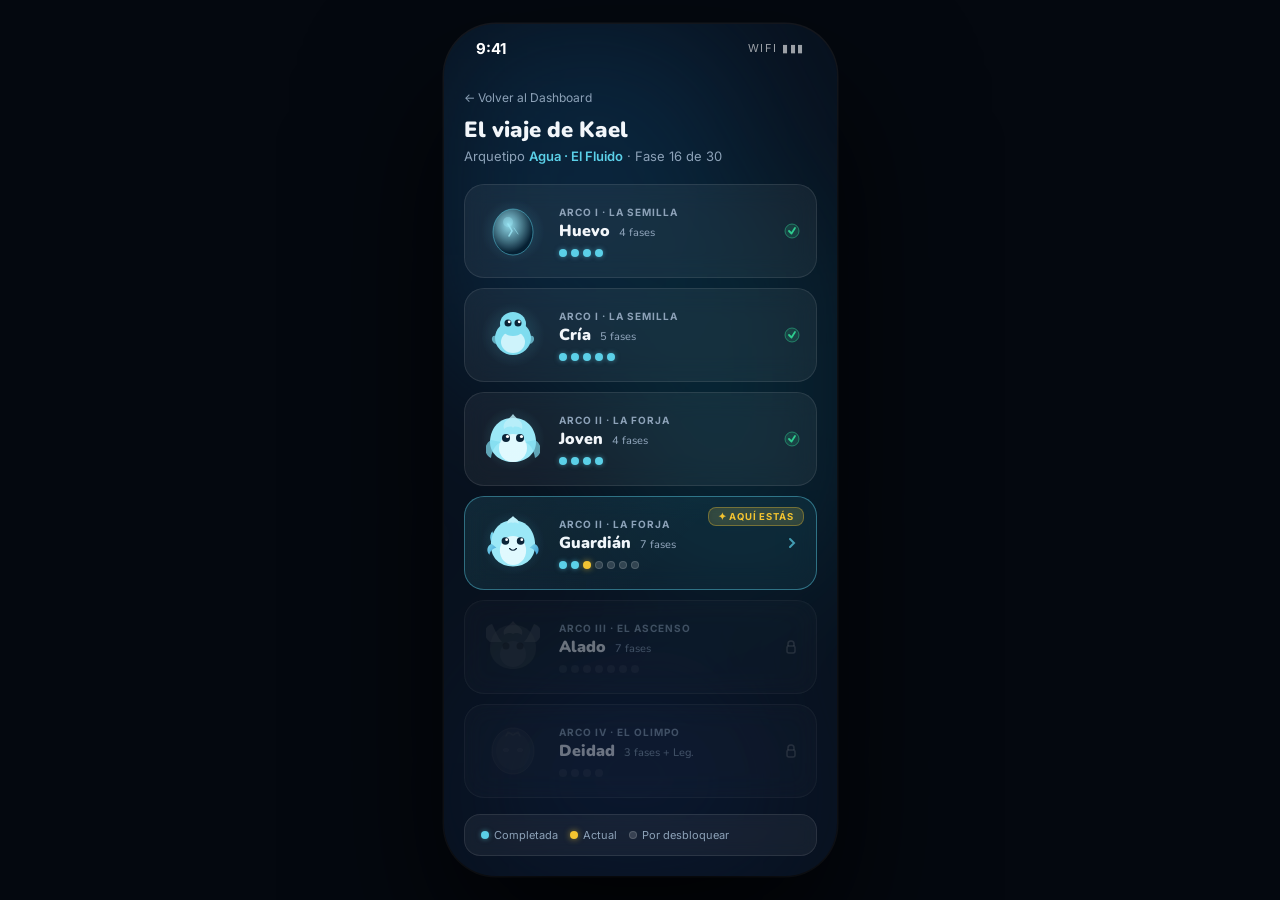
<file: mockups/prototipo/evolucion.html>
<!DOCTYPE html>
<!--
  Anti Frágil — Galería de Evolución · prototipo v1
  ───────────────────────────────────────────────────────────────────
  Persona: Javi · Kael el Fluido · Agua · Fase 16 Guardián Pleno · Nv.50 · Racha 24d
  Vistas:
    V1 · Galería  — 6 etapas mayores, sub-fases, estado actual
    V2 · Evolución — celebración Fa15→Fa16
    V3 · Re-Auditoría — pantalla "wow" 62→67 (+5)
  Listón visual: aurora animada, SVG avatar, backdrop-filter, microanimaciones
-->
<html lang="es">
<head>
<meta charset="UTF-8">
<meta name="viewport" content="width=device-width,initial-scale=1">
<title>Anti Frágil · Evolución de Kael</title>
<link href="https://fonts.googleapis.com/css2?family=Nunito:wght@800;900&family=Inter:wght@400;500;600;700&display=swap" rel="stylesheet">
<style>
/* ── tokens ──────────────────────────────────── */
:root {
  --bg:#08111E; --p:rgba(255,255,255,.055); --line:rgba(255,255,255,.09);
  --verde:#2ECC8F; --agua:#5BD0E8; --agua2:#2E86C1; --agua3:#0097A7;
  --dorado:#F4C430; --rojo:#E53935;
  --txt:#F2F6FA; --mut:#8DA2B8;
}
*{box-sizing:border-box;margin:0;padding:0}
body{
  min-height:100vh;display:flex;align-items:center;justify-content:center;
  font-family:'Inter',sans-serif;background:#04080F;padding:24px;
}

/* ── carcasa ─────────────────────────────────── */
.phone{
  width:393px;height:852px;border-radius:52px;position:relative;overflow:hidden;
  background:var(--bg);
  box-shadow:0 70px 140px rgba(0,0,0,.8),0 0 0 1.5px rgba(255,255,255,.07);
  flex-shrink:0;
}

/* ── aurora ──────────────────────────────────── */
.aurora{position:absolute;inset:0;overflow:hidden;filter:blur(72px);opacity:.5;pointer-events:none;z-index:0}
.aurora i{position:absolute;border-radius:50%}
.aurora i:nth-child(1){width:440px;height:440px;left:-140px;top:-100px;background:#0d3a5c;animation:fl 11s ease-in-out infinite}
.aurora i:nth-child(2){width:380px;height:380px;right:-130px;top:180px;background:#083a4a;animation:fl 14s ease-in-out infinite reverse}
.aurora i:nth-child(3){width:320px;height:320px;left:30px;bottom:-100px;background:#0d1f40;animation:fl 9s ease-in-out infinite}
@keyframes fl{0%,100%{transform:translate(0,0) scale(1)}50%{transform:translate(24px,-18px) scale(1.1)}}

/* ── vistas ──────────────────────────────────── */
.view{position:absolute;inset:0;display:none;overflow-y:auto;scrollbar-width:none;z-index:1}
.view.active{display:block}
.view::-webkit-scrollbar{display:none}

/* ── status bar ──────────────────────────────── */
.sbar{
  position:absolute;top:0;left:0;right:0;height:48px;z-index:10;
  display:flex;align-items:center;justify-content:space-between;padding:0 32px;
}
.sbar b{font-size:15px;color:#fff}
.sbar span{font-size:11px;letter-spacing:1.5px;color:rgba(255,255,255,.6)}

/* ─────────────────────────────────────────────
   V1 · GALERÍA
───────────────────────────────────────────── */
.gal-content{padding:62px 20px 40px}
.gal-header{margin-bottom:20px}
.gal-back{
  display:inline-flex;align-items:center;gap:5px;
  font-size:12px;color:var(--mut);cursor:pointer;margin-bottom:10px;
}
.gal-title{font-family:'Nunito';font-weight:900;font-size:22px;color:var(--txt);margin-bottom:3px}
.gal-sub{font-size:13px;color:var(--mut)}
.gal-sub b{color:var(--agua);font-weight:600}

/* stage cards */
.stage-list{display:flex;flex-direction:column;gap:10px}

.scard{
  border-radius:20px;background:var(--p);border:1px solid var(--line);
  backdrop-filter:blur(12px);padding:14px 16px;
  display:flex;align-items:center;gap:14px;
  cursor:pointer;transition:border-color .2s,transform .15s;
  position:relative;overflow:hidden;
}
.scard:hover{border-color:rgba(91,208,232,.3);transform:translateY(-1px)}
.scard.current{
  border-color:rgba(91,208,232,.45);
  background:rgba(91,208,232,.07);
}
.scard.current::before{
  content:'';position:absolute;inset:0;
  background:linear-gradient(135deg,rgba(91,208,232,.06),transparent 60%);
  pointer-events:none;
}
.scard.locked{opacity:.42;cursor:default}
.scard.locked:hover{transform:none;border-color:var(--line)}

/* mini avatar zone */
.mini-ava{
  width:64px;height:64px;flex-shrink:0;position:relative;
  display:flex;align-items:center;justify-content:center;
}
.mini-glow{
  position:absolute;inset:0;border-radius:50%;
  background:radial-gradient(circle,rgba(91,208,232,.22) 0%,transparent 70%);
}
.mini-ava svg{position:relative;z-index:1}
.mini-ava.locked svg{filter:saturate(.15) brightness(.5)}
.mini-ava.float svg{animation:float 4.5s ease-in-out infinite}
@keyframes float{0%,100%{transform:translateY(0)}50%{transform:translateY(-5px)}}

/* card text */
.scard-info{flex:1;min-width:0}
.scard-arc{font-size:10px;font-weight:700;letter-spacing:1px;text-transform:uppercase;color:var(--mut);margin-bottom:2px}
.scard-name{font-family:'Nunito';font-weight:900;font-size:16px;color:var(--txt)}
.scard-name .stage-num{font-size:11px;color:var(--mut);font-weight:500;margin-left:4px}

/* sub-phase dots */
.dots{display:flex;gap:4px;margin-top:7px;flex-wrap:wrap}
.dot{width:8px;height:8px;border-radius:50%}
.dot.done{background:var(--agua);box-shadow:0 0 5px rgba(91,208,232,.5)}
.dot.current-dot{background:var(--dorado);box-shadow:0 0 6px rgba(244,196,48,.6);animation:dotpulse 2s ease-in-out infinite}
@keyframes dotpulse{0%,100%{transform:scale(1)}50%{transform:scale(1.3)}}
.dot.open{background:rgba(255,255,255,.15);border:1px solid rgba(255,255,255,.15)}
.dot.locked-dot{background:rgba(255,255,255,.07)}

/* "aquí estás" badge */
.here-badge{
  position:absolute;top:10px;right:12px;
  background:rgba(244,196,48,.15);border:1px solid rgba(244,196,48,.35);
  color:var(--dorado);font-size:9.5px;font-weight:700;
  letter-spacing:.8px;text-transform:uppercase;
  padding:3px 9px;border-radius:8px;
  backdrop-filter:blur(6px);
}

/* legend */
.legend{
  margin-top:16px;padding:13px 16px;border-radius:16px;
  background:var(--p);border:1px solid var(--line);
  backdrop-filter:blur(8px);
  display:flex;align-items:center;gap:12px;flex-wrap:wrap;
}
.leg-item{display:flex;align-items:center;gap:5px;font-size:11px;color:var(--mut)}

/* ─────────────────────────────────────────────
   V2 · EVOLUCIÓN — CELEBRACIÓN
───────────────────────────────────────────── */
#v-evo{background:var(--bg)}
.evo-content{
  padding:56px 22px 36px;
  display:flex;flex-direction:column;align-items:center;
  min-height:852px;
  position:relative;
}

/* partículas CSS */
.particles{position:absolute;inset:0;pointer-events:none;overflow:hidden;z-index:0}
.p{position:absolute;border-radius:50%;opacity:0;animation:pfloat linear infinite}
@keyframes pfloat{
  0%{transform:translateY(900px) scale(0);opacity:0}
  10%{opacity:.7}
  90%{opacity:.5}
  100%{transform:translateY(-60px) scale(1.2) rotate(360deg);opacity:0}
}
/* golden ring flash */
.flash-ring{
  position:absolute;top:200px;left:50%;transform:translateX(-50%);
  width:260px;height:260px;border-radius:50%;
  border:2px solid rgba(244,196,48,.5);
  animation:ringpulse 2.2s ease-out infinite;
}
@keyframes ringpulse{0%{transform:translateX(-50%) scale(.7);opacity:.8}100%{transform:translateX(-50%) scale(1.4);opacity:0}}

/* avatar escenario */
.evo-stage{
  position:relative;z-index:2;
  display:flex;flex-direction:column;align-items:center;
  margin-top:40px;
}
.evo-halo{
  width:220px;height:220px;position:relative;
  display:flex;align-items:center;justify-content:center;
}
.evo-halo::before,.evo-halo::after{content:'';position:absolute;border-radius:50%}
.evo-halo::before{inset:0;border:1.5px solid rgba(91,208,232,.3);animation:spin 20s linear infinite}
.evo-halo::after{inset:20px;border:1px dashed rgba(91,208,232,.18);animation:spin 14s linear infinite reverse}
@keyframes spin{to{transform:rotate(360deg)}}
.evo-glow{
  position:absolute;inset:20px;border-radius:50%;
  background:radial-gradient(circle,rgba(91,208,232,.35) 0%,rgba(46,204,143,.12) 50%,transparent 70%);
  animation:epulse 2.5s ease-in-out infinite;
}
@keyframes epulse{0%,100%{opacity:.8;transform:scale(1)}50%{opacity:1;transform:scale(1.1)}}
.evo-ava{position:relative;z-index:2;animation:efloat 4s ease-in-out infinite;filter:drop-shadow(0 16px 32px rgba(13,80,130,.7))}
@keyframes efloat{0%,100%{transform:translateY(0)}50%{transform:translateY(-14px)}}

/* fase transition */
.fase-from{
  font-size:11px;color:var(--mut);text-transform:uppercase;letter-spacing:1px;
  margin-top:14px;text-align:center;
}
.fase-arrow{font-size:20px;color:var(--dorado);margin:2px 0;text-align:center}
.fase-new{
  font-family:'Nunito';font-weight:900;font-size:26px;color:var(--dorado);
  text-align:center;text-shadow:0 0 30px rgba(244,196,48,.5);
  margin-bottom:2px;
}
.evo-title{
  font-family:'Nunito';font-weight:900;font-size:28px;color:var(--txt);
  text-align:center;margin-top:14px;line-height:1.15;
}
.evo-sub{font-size:13.5px;color:var(--mut);text-align:center;line-height:1.6;margin-top:8px}
.evo-sub b{color:var(--agua)}

/* xp pill */
.xp-pill{
  display:flex;align-items:center;gap:8px;
  background:rgba(244,196,48,.12);border:1px solid rgba(244,196,48,.3);
  color:var(--dorado);font-size:14px;font-weight:700;
  padding:10px 20px;border-radius:24px;margin-top:20px;
  backdrop-filter:blur(8px);
}

/* CTA */
.evo-cta{
  width:100%;max-width:320px;
  background:linear-gradient(135deg,rgba(46,204,143,.95),rgba(36,166,116,.95));
  border:none;border-radius:18px;padding:16px;margin-top:24px;
  font-family:'Nunito';font-weight:900;font-size:16px;color:#06281c;
  cursor:pointer;
  box-shadow:0 14px 34px rgba(46,204,143,.3);
  transition:transform .15s,box-shadow .15s;
}
.evo-cta:hover{transform:translateY(-2px);box-shadow:0 18px 40px rgba(46,204,143,.4)}

/* back link */
.back-link{
  font-size:12px;color:var(--mut);cursor:pointer;margin-top:14px;
  display:inline-flex;align-items:center;gap:4px;
}

/* ─────────────────────────────────────────────
   V3 · RE-AUDITORÍA WOW
───────────────────────────────────────────── */
#v-audit{background:var(--bg)}
.audit-content{padding:56px 22px 40px;position:relative;z-index:1}

.audit-header{text-align:center;margin-bottom:24px}
.audit-badge{
  display:inline-flex;align-items:center;gap:6px;
  background:rgba(46,204,143,.1);border:1px solid rgba(46,204,143,.3);
  color:var(--verde);font-size:11px;font-weight:700;letter-spacing:.8px;
  text-transform:uppercase;padding:5px 14px;border-radius:12px;
  margin-bottom:12px;
}
.audit-title{font-family:'Nunito';font-weight:900;font-size:24px;color:var(--txt);margin-bottom:4px}
.audit-sub{font-size:13px;color:var(--mut)}

/* score comparison */
.score-cmp{
  display:flex;align-items:center;justify-content:center;gap:0;
  background:var(--p);border:1px solid var(--line);
  border-radius:24px;padding:22px 16px;margin-bottom:20px;
  backdrop-filter:blur(12px);
  position:relative;overflow:hidden;
}
.score-cmp::before{
  content:'';position:absolute;inset:0;
  background:linear-gradient(135deg,rgba(46,204,143,.06),transparent 60%);
}
.score-old{text-align:center;flex:1;position:relative;z-index:1}
.score-old .n{font-family:'Nunito';font-weight:900;font-size:52px;color:rgba(255,255,255,.3);line-height:1}
.score-old .lbl{font-size:11px;color:var(--mut);margin-top:2px}
.score-arrow{
  font-family:'Nunito';font-weight:900;font-size:28px;
  color:var(--verde);padding:0 8px;position:relative;z-index:1;
  text-shadow:0 0 20px rgba(46,204,143,.5);
}
.score-new{text-align:center;flex:1;position:relative;z-index:1}
.score-new .n{font-family:'Nunito';font-weight:900;font-size:66px;color:var(--verde);line-height:1;text-shadow:0 0 30px rgba(46,204,143,.4);animation:scaleIn .5s ease-out}
@keyframes scaleIn{0%{transform:scale(.7);opacity:0}60%{transform:scale(1.08)}100%{transform:scale(1);opacity:1}}
.score-new .lbl{font-size:11px;color:var(--mut);margin-top:2px}

.delta-pill{
  display:flex;align-items:center;justify-content:center;gap:6px;
  background:rgba(46,204,143,.12);border:1px solid rgba(46,204,143,.3);
  color:var(--verde);font-family:'Nunito';font-weight:900;font-size:17px;
  padding:10px 20px;border-radius:16px;margin-bottom:20px;
  backdrop-filter:blur(6px);
}

/* blocks */
.blocks{display:flex;flex-direction:column;gap:9px;margin-bottom:20px}
.block{
  background:var(--p);border:1px solid var(--line);
  border-radius:16px;padding:13px 16px;
  backdrop-filter:blur(10px);
}
.block-top{display:flex;justify-content:space-between;align-items:baseline;margin-bottom:8px}
.block-name{font-size:13px;font-weight:600;color:var(--txt)}
.block-score{font-family:'Nunito';font-weight:800;font-size:15px}
.block-score.up{color:var(--verde)}
.block-score.same{color:var(--mut)}
.bar-track{height:6px;background:rgba(255,255,255,.07);border-radius:3px;overflow:hidden}
.bar-fill{height:100%;border-radius:3px;background:linear-gradient(90deg,var(--agua2),var(--agua));position:relative;overflow:hidden}
.bar-fill::after{content:'';position:absolute;inset:0;background:linear-gradient(110deg,transparent 30%,rgba(255,255,255,.4) 50%,transparent 70%);animation:shine 2.5s ease-in-out infinite}
@keyframes shine{0%{transform:translateX(-120%)}70%,100%{transform:translateX(120%)}}
.block-delta{font-size:11px;color:var(--verde);font-weight:600;margin-top:5px}

/* kael reaction */
.kael-row{
  display:flex;align-items:center;gap:14px;
  background:rgba(91,208,232,.07);border:1px solid rgba(91,208,232,.2);
  border-radius:20px;padding:14px 16px;margin-bottom:20px;
  backdrop-filter:blur(8px);
}
.kael-mini{animation:float 4s ease-in-out infinite;flex-shrink:0}
.kael-msg{font-size:13px;color:var(--txt);line-height:1.55}
.kael-msg b{color:var(--agua);font-weight:600}

/* CTA back */
.audit-cta{
  width:100%;background:linear-gradient(135deg,rgba(46,204,143,.95),rgba(36,166,116,.95));
  border:none;border-radius:18px;padding:15px;
  font-family:'Nunito';font-weight:900;font-size:15px;color:#06281c;
  cursor:pointer;box-shadow:0 12px 28px rgba(46,204,143,.28);
  transition:transform .15s;
}
.audit-cta:hover{transform:translateY(-2px)}
</style>
</head>
<body>

<div class="phone">
  <div class="aurora"><i></i><i></i><i></i></div>

  <!-- ═══════════════════════════════════════
       V1 · GALERÍA DE EVOLUCIÓN
  ═══════════════════════════════════════ -->
  <div class="view active" id="v-gal">
    <div class="sbar"><b>9:41</b><span>WIFI ▮▮▮</span></div>
    <div class="gal-content">

      <div class="gal-header">
        <div class="gal-back">← Volver al Dashboard</div>
        <div class="gal-title">El viaje de Kael</div>
        <div class="gal-sub">Arquetipo <b>Agua · El Fluido</b> · Fase 16 de 30</div>
      </div>

      <div class="stage-list">

        <!-- HUEVO — completado -->
        <div class="scard" onclick="void(0)">
          <div class="mini-ava float">
            <div class="mini-glow"></div>
            <svg width="54" height="54" viewBox="0 0 54 54" fill="none">
              <defs>
                <radialGradient id="h1" cx="40%" cy="35%" r="60%">
                  <stop offset="0" stop-color="#9BE8F7" stop-opacity=".9"/>
                  <stop offset="1" stop-color="#062033"/>
                </radialGradient>
              </defs>
              <ellipse cx="27" cy="28" rx="20" ry="23" fill="url(#h1)"/>
              <ellipse cx="27" cy="28" rx="20" ry="23" fill="none" stroke="rgba(91,208,232,.5)" stroke-width="1"/>
              <!-- grieta luminosa -->
              <path d="M22 20 L26 27 L23 32" stroke="rgba(155,232,247,.8)" stroke-width="1.5" stroke-linecap="round" fill="none"/>
              <path d="M28 24 L32 30" stroke="rgba(155,232,247,.6)" stroke-width="1" stroke-linecap="round" fill="none"/>
              <!-- brillo interno -->
              <ellipse cx="22" cy="18" rx="5" ry="5" fill="rgba(155,232,247,.35)"/>
            </svg>
          </div>
          <div class="scard-info">
            <div class="scard-arc">Arco I · La Semilla</div>
            <div class="scard-name">Huevo <span class="stage-num">4 fases</span></div>
            <div class="dots">
              <div class="dot done"></div><div class="dot done"></div>
              <div class="dot done"></div><div class="dot done"></div>
            </div>
          </div>
          <svg width="16" height="16" viewBox="0 0 16 16" fill="none"><circle cx="8" cy="8" r="7" fill="rgba(46,204,143,.15)" stroke="rgba(46,204,143,.5)"/><path d="M5 8l2.5 2.5L11 5" stroke="#2ECC8F" stroke-width="1.8" stroke-linecap="round" stroke-linejoin="round"/></svg>
        </div>

        <!-- CRÍA — completado -->
        <div class="scard" onclick="void(0)">
          <div class="mini-ava float">
            <div class="mini-glow"></div>
            <svg width="54" height="54" viewBox="0 0 54 54" fill="none">
              <defs>
                <linearGradient id="c1" x1="14" y1="10" x2="42" y2="48">
                  <stop offset="0" stop-color="#7FDCEF"/><stop offset="1" stop-color="#2E86C1"/>
                </linearGradient>
              </defs>
              <!-- cuerpo redondo -->
              <ellipse cx="27" cy="30" rx="18" ry="17" fill="url(#c1)"/>
              <!-- panza -->
              <ellipse cx="27" cy="34" rx="12" ry="11" fill="rgba(232,251,255,.75)"/>
              <!-- cabeza -->
              <ellipse cx="27" cy="16" rx="13" ry="12" fill="url(#c1)"/>
              <!-- ojos -->
              <circle cx="22" cy="15" r="3.5" fill="#0B2438"/>
              <circle cx="32" cy="15" r="3.5" fill="#0B2438"/>
              <circle cx="23.2" cy="13.8" r="1.4" fill="#fff"/>
              <circle cx="33.2" cy="13.8" r="1.4" fill="#fff"/>
              <!-- aleta pequeña -->
              <path d="M10 28 C5 26 4 34 10 36 C10 32 12 29 15 28 Z" fill="rgba(127,220,239,.7)"/>
              <path d="M44 28 C49 26 50 34 44 36 C44 32 42 29 39 28 Z" fill="rgba(127,220,239,.7)"/>
            </svg>
          </div>
          <div class="scard-info">
            <div class="scard-arc">Arco I · La Semilla</div>
            <div class="scard-name">Cría <span class="stage-num">5 fases</span></div>
            <div class="dots">
              <div class="dot done"></div><div class="dot done"></div><div class="dot done"></div>
              <div class="dot done"></div><div class="dot done"></div>
            </div>
          </div>
          <svg width="16" height="16" viewBox="0 0 16 16" fill="none"><circle cx="8" cy="8" r="7" fill="rgba(46,204,143,.15)" stroke="rgba(46,204,143,.5)"/><path d="M5 8l2.5 2.5L11 5" stroke="#2ECC8F" stroke-width="1.8" stroke-linecap="round" stroke-linejoin="round"/></svg>
        </div>

        <!-- JOVEN — completado -->
        <div class="scard" onclick="void(0)">
          <div class="mini-ava float">
            <div class="mini-glow"></div>
            <svg width="54" height="54" viewBox="0 0 54 54" fill="none">
              <defs>
                <linearGradient id="j1" x1="12" y1="6" x2="44" y2="52">
                  <stop offset="0" stop-color="#9BE8F7"/><stop offset=".5" stop-color="#4FBFE0"/><stop offset="1" stop-color="#2E86C1"/>
                </linearGradient>
                <linearGradient id="jp" x1="27" y1="24" x2="27" y2="50">
                  <stop offset="0" stop-color="#E8FBFF"/><stop offset="1" stop-color="#BDEDF8"/>
                </linearGradient>
              </defs>
              <!-- cola -->
              <path d="M12 32 C4 28 4 20 10 16 C12 22 14 26 18 28 Z" fill="rgba(127,220,239,.7)"/>
              <!-- cuerpo -->
              <path d="M27 6 C44 6 50 20 50 30 C50 42 40 50 27 50 C14 50 4 42 4 30 C4 20 10 6 27 6 Z" fill="url(#j1)"/>
              <!-- panza -->
              <ellipse cx="27" cy="36" rx="14" ry="14" fill="url(#jp)" opacity=".9"/>
              <!-- cresta -->
              <path d="M27 2 C31 8 38 9 36 17 C32 14 28 14 27 16 C26 14 22 14 18 17 C16 9 23 8 27 2 Z" fill="rgba(191,240,250,.8)"/>
              <!-- aletas -->
              <path d="M5 28 C-2 32 -3 42 5 46 C6 38 10 32 15 30 Z" fill="rgba(127,220,239,.7)"/>
              <path d="M49 28 C56 32 57 42 49 46 C48 38 44 32 39 30 Z" fill="rgba(127,220,239,.7)"/>
              <!-- ojos -->
              <circle cx="20" cy="26" r="4" fill="#0B2438"/>
              <circle cx="34" cy="26" r="4" fill="#0B2438"/>
              <circle cx="21.5" cy="24.5" r="1.6" fill="#fff"/>
              <circle cx="35.5" cy="24.5" r="1.6" fill="#fff"/>
            </svg>
          </div>
          <div class="scard-info">
            <div class="scard-arc">Arco II · La Forja</div>
            <div class="scard-name">Joven <span class="stage-num">4 fases</span></div>
            <div class="dots">
              <div class="dot done"></div><div class="dot done"></div>
              <div class="dot done"></div><div class="dot done"></div>
            </div>
          </div>
          <svg width="16" height="16" viewBox="0 0 16 16" fill="none"><circle cx="8" cy="8" r="7" fill="rgba(46,204,143,.15)" stroke="rgba(46,204,143,.5)"/><path d="M5 8l2.5 2.5L11 5" stroke="#2ECC8F" stroke-width="1.8" stroke-linecap="round" stroke-linejoin="round"/></svg>
        </div>

        <!-- GUARDIÁN — EN CURSO (clickable → V2) -->
        <div class="scard current" onclick="showView('v-evo')">
          <div class="here-badge">✦ Aquí estás</div>
          <div class="mini-ava float">
            <div class="mini-glow"></div>
            <!-- Kael · Guardián Pleno · Fa16 (version reducida del board-premium) -->
            <svg width="58" height="58" viewBox="0 0 168 168" fill="none">
              <defs>
                <linearGradient id="gc" x1="40" y1="20" x2="128" y2="150"><stop offset="0" stop-color="#9BE8F7"/><stop offset=".55" stop-color="#4FBFE0"/><stop offset="1" stop-color="#2E86C1"/></linearGradient>
                <linearGradient id="gp" x1="84" y1="70" x2="84" y2="140"><stop offset="0" stop-color="#E8FBFF"/><stop offset="1" stop-color="#BDEDF8"/></linearGradient>
                <linearGradient id="ga" x1="0" y1="0" x2="1" y2="1"><stop offset="0" stop-color="#7FDCEF"/><stop offset="1" stop-color="#3D9BD4"/></linearGradient>
              </defs>
              <path d="M38 96 C18 88 12 64 24 50 C28 64 38 70 50 72 Z" fill="url(#ga)"/>
              <path d="M84 18 C126 18 148 52 148 90 C148 128 122 152 84 152 C46 152 20 128 20 90 C20 52 42 18 84 18 Z" fill="url(#gc)"/>
              <ellipse cx="84" cy="106" rx="38" ry="42" fill="url(#gp)" opacity=".9"/>
              <path d="M84 6 C90 14 102 16 100 28 C94 24 88 24 84 26 C80 24 74 24 68 28 C66 16 78 14 84 6 Z" fill="#BFF0FA"/>
              <path d="M22 86 C8 92 6 108 16 118 C18 106 26 100 36 98 Z" fill="url(#ga)"/>
              <path d="M146 86 C160 92 162 108 152 118 C150 106 142 100 132 98 Z" fill="url(#ga)"/>
              <circle cx="62" cy="78" r="11" fill="#0B2438"/>
              <circle cx="106" cy="78" r="11" fill="#0B2438"/>
              <circle cx="65.5" cy="74.5" r="4" fill="#fff"/>
              <circle cx="109.5" cy="74.5" r="4" fill="#fff"/>
              <path d="M74 100 Q84 110 94 100" stroke="#0B2438" stroke-width="3.4" stroke-linecap="round" fill="none"/>
            </svg>
          </div>
          <div class="scard-info">
            <div class="scard-arc">Arco II · La Forja</div>
            <div class="scard-name">Guardián <span class="stage-num">7 fases</span></div>
            <div class="dots">
              <!-- F14 F15 F16 done · F17-F20 open -->
              <div class="dot done"></div><div class="dot done"></div>
              <div class="dot current-dot"></div>
              <div class="dot open"></div><div class="dot open"></div><div class="dot open"></div><div class="dot open"></div>
            </div>
          </div>
          <svg width="16" height="16" viewBox="0 0 16 16" fill="none"><path d="M6 4l4 4-4 4" stroke="rgba(91,208,232,.7)" stroke-width="2" stroke-linecap="round"/></svg>
        </div>

        <!-- ALADO — bloqueado -->
        <div class="scard locked">
          <div class="mini-ava locked">
            <svg width="54" height="54" viewBox="0 0 54 54" fill="none">
              <!-- Alado: Kael con aletas grandes como alas -->
              <path d="M4 22 C-4 16 -2 6 6 4 C10 12 12 18 16 22 Z" fill="rgba(127,220,239,.4)"/>
              <path d="M50 22 C58 16 56 6 48 4 C44 12 42 18 38 22 Z" fill="rgba(127,220,239,.4)"/>
              <path d="M27 5 C44 5 50 18 50 28 C50 40 40 49 27 49 C14 49 4 40 4 28 C4 18 10 5 27 5 Z" fill="rgba(79,191,224,.3)"/>
              <ellipse cx="27" cy="34" rx="13" ry="13" fill="rgba(232,251,255,.15)"/>
              <path d="M27 1 C31 7 38 7 36 15 C32 12 28 13 27 14 C26 13 22 12 18 15 C16 7 23 7 27 1 Z" fill="rgba(191,240,250,.3)"/>
              <circle cx="20" cy="26" r="3.5" fill="rgba(11,36,56,.5)"/>
              <circle cx="34" cy="26" r="3.5" fill="rgba(11,36,56,.5)"/>
            </svg>
          </div>
          <div class="scard-info">
            <div class="scard-arc">Arco III · El Ascenso</div>
            <div class="scard-name">Alado <span class="stage-num">7 fases</span></div>
            <div class="dots">
              <div class="dot locked-dot"></div><div class="dot locked-dot"></div><div class="dot locked-dot"></div>
              <div class="dot locked-dot"></div><div class="dot locked-dot"></div><div class="dot locked-dot"></div><div class="dot locked-dot"></div>
            </div>
          </div>
          <svg width="18" height="18" viewBox="0 0 18 18" fill="none"><rect x="5" y="8" width="8" height="7" rx="2" fill="none" stroke="rgba(255,255,255,.25)" stroke-width="1.5"/><path d="M6 8V6a3 3 0 016 0v2" stroke="rgba(255,255,255,.25)" stroke-width="1.5" fill="none"/></svg>
        </div>

        <!-- DEIDAD — bloqueado -->
        <div class="scard locked">
          <div class="mini-ava locked">
            <svg width="54" height="54" viewBox="0 0 54 54" fill="none">
              <!-- Deidad: forma etérea, casi transparente -->
              <ellipse cx="27" cy="27" rx="21" ry="23" fill="rgba(91,208,232,.12)" stroke="rgba(91,208,232,.2)" stroke-width="1"/>
              <!-- forma interior translúcida -->
              <path d="M27 8 C38 8 44 18 44 27 C44 38 36 46 27 46 C18 46 10 38 10 27 C10 18 16 8 27 8 Z" fill="rgba(91,208,232,.08)"/>
              <!-- "ojos de deidad" apagados -->
              <ellipse cx="20" cy="26" rx="3" ry="2" fill="rgba(91,208,232,.2)"/>
              <ellipse cx="34" cy="26" rx="3" ry="2" fill="rgba(91,208,232,.2)"/>
              <!-- corona -->
              <path d="M20 12 L22 8 L27 11 L32 8 L34 12" stroke="rgba(244,196,48,.2)" stroke-width="1.5" fill="none" stroke-linecap="round" stroke-linejoin="round"/>
            </svg>
          </div>
          <div class="scard-info">
            <div class="scard-arc">Arco IV · El Olimpo</div>
            <div class="scard-name">Deidad <span class="stage-num">3 fases + Leg.</span></div>
            <div class="dots">
              <div class="dot locked-dot"></div><div class="dot locked-dot"></div>
              <div class="dot locked-dot"></div><div class="dot locked-dot"></div>
            </div>
          </div>
          <svg width="18" height="18" viewBox="0 0 18 18" fill="none"><rect x="5" y="8" width="8" height="7" rx="2" fill="none" stroke="rgba(255,255,255,.25)" stroke-width="1.5"/><path d="M6 8V6a3 3 0 016 0v2" stroke="rgba(255,255,255,.25)" stroke-width="1.5" fill="none"/></svg>
        </div>

      </div><!-- /stage-list -->

      <!-- leyenda -->
      <div class="legend">
        <div class="leg-item"><div class="dot done" style="width:8px;height:8px;border-radius:50%"></div> Completada</div>
        <div class="leg-item"><div class="dot current-dot" style="width:8px;height:8px;border-radius:50%"></div> Actual</div>
        <div class="leg-item"><div class="dot open" style="width:8px;height:8px;border-radius:50%"></div> Por desbloquear</div>
      </div>

    </div>
  </div><!-- /v-gal -->

  <!-- ═══════════════════════════════════════
       V2 · MOMENTO EVOLUCIÓN — FA15→FA16
  ═══════════════════════════════════════ -->
  <div class="view" id="v-evo">
    <div class="aurora"><i></i><i></i><i></i></div>
    <div class="sbar"><b>9:41</b><span>WIFI ▮▮▮</span></div>

    <!-- partículas CSS -->
    <div class="particles" id="ptcls"></div>
    <div class="flash-ring"></div>

    <div class="evo-content">
      <div class="evo-stage">

        <div class="evo-halo">
          <div class="evo-glow"></div>
          <svg class="evo-ava" width="180" height="180" viewBox="0 0 168 168" fill="none">
            <defs>
              <linearGradient id="ec" x1="40" y1="20" x2="128" y2="150"><stop offset="0" stop-color="#9BE8F7"/><stop offset=".55" stop-color="#4FBFE0"/><stop offset="1" stop-color="#2E86C1"/></linearGradient>
              <linearGradient id="ep" x1="84" y1="70" x2="84" y2="140"><stop offset="0" stop-color="#E8FBFF"/><stop offset="1" stop-color="#BDEDF8"/></linearGradient>
              <linearGradient id="ea" x1="0" y1="0" x2="1" y2="1"><stop offset="0" stop-color="#7FDCEF"/><stop offset="1" stop-color="#3D9BD4"/></linearGradient>
              <!-- aura dorada (novedad en FA16) -->
              <radialGradient id="eaura" cx="50%" cy="50%" r="50%">
                <stop offset="0" stop-color="rgba(244,196,48,.3)"/>
                <stop offset="1" stop-color="rgba(244,196,48,0)"/>
              </radialGradient>
            </defs>
            <!-- aura dorada FA16 -->
            <ellipse cx="84" cy="84" rx="84" ry="84" fill="url(#eaura)"/>
            <!-- cola -->
            <path d="M38 96 C18 88 12 64 24 50 C28 64 38 70 50 72 Z" fill="url(#ea)"/>
            <!-- cuerpo -->
            <path d="M84 18 C126 18 148 52 148 90 C148 128 122 152 84 152 C46 152 20 128 20 90 C20 52 42 18 84 18 Z" fill="url(#ec)"/>
            <!-- panza -->
            <ellipse cx="84" cy="106" rx="38" ry="42" fill="url(#ep)" opacity=".9"/>
            <!-- cresta -->
            <path d="M84 6 C90 14 102 16 100 28 C94 24 88 24 84 26 C80 24 74 24 68 28 C66 16 78 14 84 6 Z" fill="#BFF0FA"/>
            <!-- detalle FA16: marca de identidad en el pecho -->
            <path d="M84 88 C84 88 78 82 78 76 C78 72 81 70 84 72 C87 70 90 72 90 76 C90 82 84 88 84 88 Z" fill="rgba(244,196,48,.7)" stroke="rgba(244,196,48,.4)" stroke-width="1"/>
            <!-- aletas -->
            <path d="M22 86 C8 92 6 108 16 118 C18 106 26 100 36 98 Z" fill="url(#ea)"/>
            <path d="M146 86 C160 92 162 108 152 118 C150 106 142 100 132 98 Z" fill="url(#ea)"/>
            <!-- ojos (serenos, fase alta) -->
            <circle cx="62" cy="78" r="11" fill="#0B2438"/>
            <circle cx="106" cy="78" r="11" fill="#0B2438"/>
            <circle cx="65.5" cy="74.5" r="4" fill="#fff"/>
            <circle cx="109.5" cy="74.5" r="4" fill="#fff"/>
            <!-- iris agua brillante -->
            <circle cx="65" cy="75" r="2" fill="rgba(91,208,232,.9)"/>
            <circle cx="109" cy="75" r="2" fill="rgba(91,208,232,.9)"/>
            <!-- sonrisa serena -->
            <path d="M74 100 Q84 110 94 100" stroke="#0B2438" stroke-width="3.4" stroke-linecap="round" fill="none"/>
          </svg>
        </div>

        <div class="fase-from">Guardián en Forja · Fase 15</div>
        <div class="fase-arrow">↓</div>
        <div class="fase-new">✦ Guardián Pleno · Fase 16</div>

        <div class="evo-title">Kael ha evolucionado</div>
        <div class="evo-sub">
          Cuatro Retos Maestros superados.<br>
          <b>Esto no es magia: eres tú.</b>
        </div>

        <div class="xp-pill">
          ⚡ +850 Puntos de Vitalidad · Nivel 50
        </div>

        <button class="evo-cta" onclick="showView('v-audit')">
          Ver mi nueva Auditoría →
        </button>

        <div class="back-link" onclick="showView('v-gal')">
          ← Volver a la galería
        </div>

      </div>
    </div>
  </div><!-- /v-evo -->

  <!-- ═══════════════════════════════════════
       V3 · RE-AUDITORÍA WOW — 62→67
  ═══════════════════════════════════════ -->
  <div class="view" id="v-audit">
    <div class="aurora"><i></i><i></i><i></i></div>
    <div class="sbar"><b>9:41</b><span>WIFI ▮▮▮</span></div>

    <div class="audit-content">

      <div class="audit-header">
        <div class="audit-badge">✓ Re-Auditoría completada</div>
        <div class="audit-title">Tu cuerpo ha cambiado</div>
        <div class="audit-sub">Dra. Elena Ruiz · MovePlus · jun 2026</div>
      </div>

      <!-- score comparison -->
      <div class="score-cmp">
        <div class="score-old">
          <div class="n">62</div>
          <div class="lbl">Antes</div>
        </div>
        <div class="score-arrow">→</div>
        <div class="score-new">
          <div class="n">67</div>
          <div class="lbl">Ahora</div>
        </div>
      </div>

      <div class="delta-pill">
        🌿 +5 puntos de Vitalidad
      </div>

      <!-- bloques -->
      <div class="blocks">
        <!-- Fuerza +2 -->
        <div class="block">
          <div class="block-top">
            <span class="block-name">💪 Fuerza Base</span>
            <span class="block-score up">20<small style="font-size:11px;color:var(--mut);font-weight:500">/30</small></span>
          </div>
          <div class="bar-track"><div class="bar-fill" style="width:67%"></div></div>
          <div class="block-delta">↑ +2 puntos · 18 → 20</div>
        </div>
        <!-- Aeróbico +2 -->
        <div class="block">
          <div class="block-top">
            <span class="block-name">🏃 Capacidad Aeróbica</span>
            <span class="block-score up">18<small style="font-size:11px;color:var(--mut);font-weight:500">/30</small></span>
          </div>
          <div class="bar-track"><div class="bar-fill" style="width:60%"></div></div>
          <div class="block-delta">↑ +2 puntos · 16 → 18</div>
        </div>
        <!-- Movilidad +1 -->
        <div class="block">
          <div class="block-top">
            <span class="block-name">🧘 Movilidad / Dolor</span>
            <span class="block-score up">13<small style="font-size:11px;color:var(--mut);font-weight:500">/20</small></span>
          </div>
          <div class="bar-track"><div class="bar-fill" style="width:65%"></div></div>
          <div class="block-delta">↑ +1 punto · 12 → 13</div>
        </div>
        <!-- Constancia — igual -->
        <div class="block">
          <div class="block-top">
            <span class="block-name">📅 Constancia / Hábitos</span>
            <span class="block-score same">16<small style="font-size:11px;color:var(--mut);font-weight:500">/20</small></span>
          </div>
          <div class="bar-track"><div class="bar-fill" style="width:80%"></div></div>
          <div class="block-delta" style="color:var(--mut)">↑ +2 puntos · 12 → 16 · 24 días de racha</div>
        </div>
      </div>

      <!-- Kael reacciona -->
      <div class="kael-row">
        <svg class="kael-mini" width="52" height="52" viewBox="0 0 168 168" fill="none">
          <defs>
            <linearGradient id="kc" x1="40" y1="20" x2="128" y2="150"><stop offset="0" stop-color="#9BE8F7"/><stop offset=".55" stop-color="#4FBFE0"/><stop offset="1" stop-color="#2E86C1"/></linearGradient>
            <linearGradient id="kp" x1="84" y1="70" x2="84" y2="140"><stop offset="0" stop-color="#E8FBFF"/><stop offset="1" stop-color="#BDEDF8"/></linearGradient>
          </defs>
          <path d="M84 18 C126 18 148 52 148 90 C148 128 122 152 84 152 C46 152 20 128 20 90 C20 52 42 18 84 18 Z" fill="url(#kc)"/>
          <ellipse cx="84" cy="106" rx="38" ry="42" fill="url(#kp)" opacity=".9"/>
          <circle cx="62" cy="78" r="11" fill="#0B2438"/>
          <circle cx="106" cy="78" r="11" fill="#0B2438"/>
          <circle cx="65.5" cy="74.5" r="4" fill="#fff"/>
          <circle cx="109.5" cy="74.5" r="4" fill="#fff"/>
          <circle cx="65" cy="75" r="2" fill="rgba(91,208,232,.9)"/>
          <circle cx="109" cy="75" r="2" fill="rgba(91,208,232,.9)"/>
          <path d="M74 100 Q84 110 94 100" stroke="#0B2438" stroke-width="3.4" stroke-linecap="round" fill="none"/>
        </svg>
        <div class="kael-msg">
          <b>Kael lo nota.</b> El dolor bajó de 7 a 3,
          la fuerza crece y la racha es real.
          Este resultado no se fabrica: se construye.
        </div>
      </div>

      <button class="audit-cta" onclick="showView('v-gal')">
        ← Volver a mi evolución
      </button>

    </div>
  </div><!-- /v-audit -->

</div><!-- /phone -->

<script>
function showView(id){
  document.querySelectorAll('.view').forEach(v=>v.classList.remove('active'));
  document.getElementById(id).classList.add('active');
  document.getElementById(id).scrollTop=0;
  if(id==='v-evo') spawnParticles();
}
function spawnParticles(){
  const c=document.getElementById('ptcls');
  c.innerHTML='';
  const colors=['#5BD0E8','#F4C430','#2ECC8F','#80DEEA','#BFF0FA'];
  for(let i=0;i<28;i++){
    const p=document.createElement('div');
    p.className='p';
    const sz=4+Math.random()*8;
    p.style.cssText=`
      width:${sz}px;height:${sz}px;
      left:${Math.random()*100}%;
      background:${colors[Math.floor(Math.random()*colors.length)]};
      animation-duration:${2.5+Math.random()*3}s;
      animation-delay:${Math.random()*2}s;
    `;
    c.appendChild(p);
  }
}
</script>
</body>
</html>
</file>
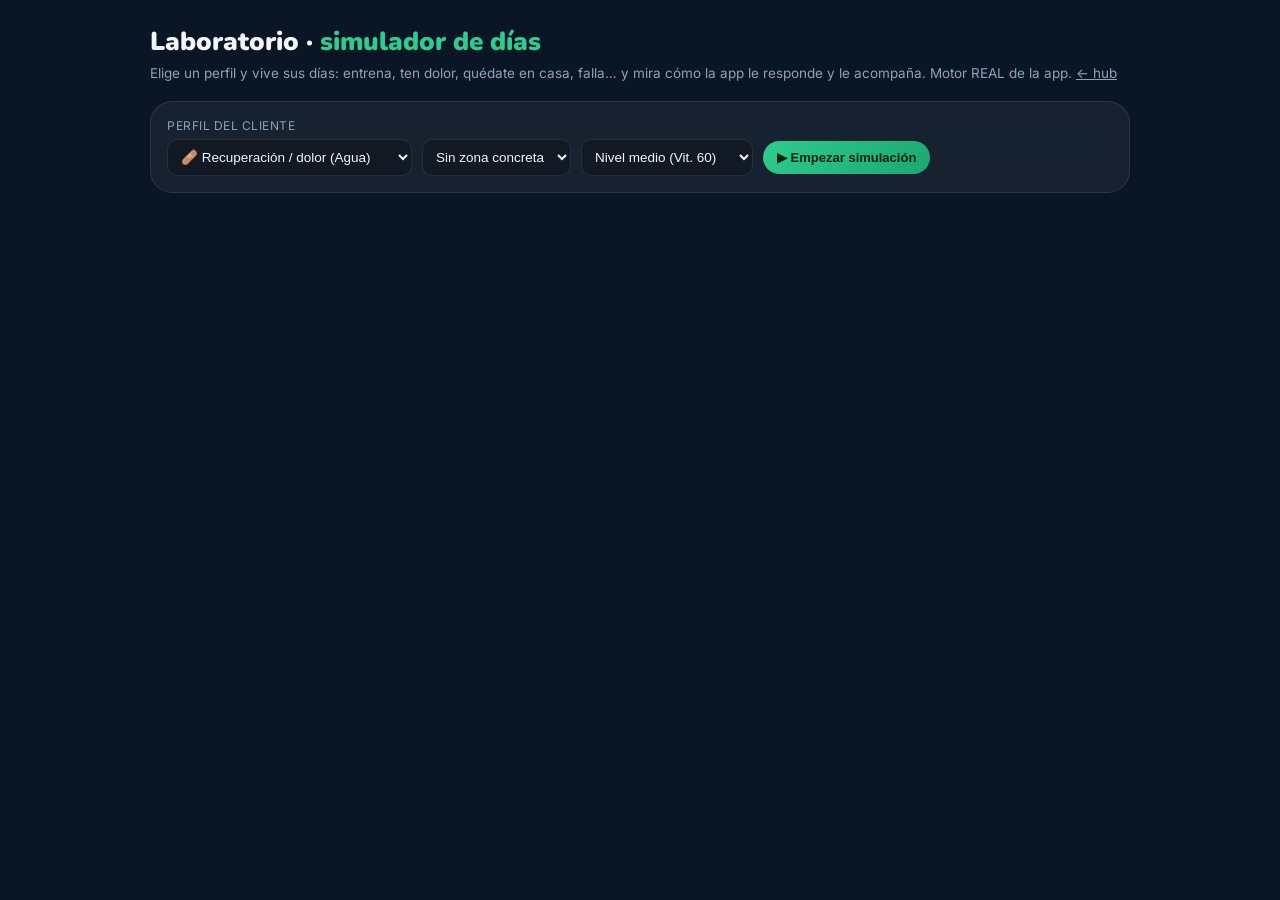
<file: mockups/prototipo/laboratorio.html>
<!DOCTYPE html>
<html lang="es">
<head>
<meta charset="UTF-8">
<meta name="viewport" content="width=device-width, initial-scale=1.0">
<title>Anti Frágil · Laboratorio — simulador de días</title>
<link href="https://fonts.googleapis.com/css2?family=Nunito:wght@800;900&family=Inter:wght@400;500;600;700&display=swap" rel="stylesheet">
<link rel="stylesheet" href="tokens.css">
<style>
  *{margin:0;padding:0;box-sizing:border-box}
  body{background:var(--af-bg);font-family:var(--af-font-texto);color:var(--af-texto);padding:24px 4vw 60px}
  .wrap{max-width:980px;margin:0 auto}
  h1{font-family:var(--af-font-display);font-weight:900;font-size:26px}
  h1 span{color:var(--af-primario)}
  .sub{color:var(--af-texto-suave);font-size:13.5px;margin:4px 0 16px;line-height:1.6}
  .panel{background:var(--af-panel);border:1px solid var(--af-line);border-radius:var(--af-radio-l);backdrop-filter:blur(var(--af-blur-cristal));padding:16px;margin-bottom:14px}
  .lbl{font-size:12px;color:var(--af-texto-suave);text-transform:uppercase;letter-spacing:.5px;margin:0 0 6px}
  select{padding:9px;border-radius:10px;border:1px solid var(--af-line);background:rgba(0,0,0,.25);color:var(--af-texto);font-size:13.5px}
  .row{display:flex;gap:10px;flex-wrap:wrap;align-items:center}
  .stats{display:flex;gap:10px;flex-wrap:wrap}
  .stat{flex:1;min-width:90px;background:rgba(0,0,0,.2);border:1px solid var(--af-line);border-radius:12px;padding:10px;text-align:center}
  .stat b{display:block;font-family:var(--af-font-display);font-weight:900;font-size:20px}
  .stat s{text-decoration:none;font-size:10px;text-transform:uppercase;color:var(--af-texto-suave)}
  .btn{font-size:13px;font-weight:700;border:1px solid var(--af-line);border-radius:20px;padding:9px 14px;cursor:pointer;background:var(--af-panel);transition:.15s}
  .btn:hover{border-color:var(--af-primario);color:var(--af-primario)}
  .btn.cta{background:linear-gradient(135deg,var(--af-primario),var(--af-primario-osc));color:#062018;border:0}
  .dia{border-left:3px solid var(--af-primario);padding:12px 14px;margin-top:10px;background:rgba(0,0,0,.18);border-radius:0 12px 12px 0}
  .dia.dolor{border-color:var(--af-ambar)} .dia.descanso{border-color:var(--af-texto-suave)} .dia.stop{border-color:var(--af-rojo)}
  .dia .dt{font-size:12px;color:var(--af-texto-suave)}
  .dia .tt{font-family:var(--af-font-display);font-weight:800;font-size:15px;margin-top:2px}
  .dia .mo{font-size:13px;color:var(--af-agua);line-height:1.45;margin-top:3px}
  .dia .ej{font-size:12.5px;color:var(--af-texto-suave);margin-top:5px;line-height:1.5}
  .dia .nu{font-size:12.5px;margin-top:5px}
  .vender{color:var(--af-dorado);font-weight:600}
  a{color:var(--af-texto-suave)}
  .err{color:var(--af-ambar)}
</style>
</head>
<body>
<div class="wrap">
  <h1>Laboratorio · <span>simulador de días</span></h1>
  <p class="sub">Elige un perfil y vive sus días: entrena, ten dolor, quédate en casa, falla… y mira
  cómo la app le responde y le acompaña. Motor REAL de la app. <a href="../demo.html">← hub</a></p>

  <div class="panel" id="setup">
    <div class="lbl">Perfil del cliente</div>
    <div class="row">
      <select id="p-obj">
        <option value="agua">🩹 Recuperación / dolor (Agua)</option>
        <option value="fuego">🔥 Transformar el cuerpo (Fuego)</option>
        <option value="rayo">⚡ Cardio / resistencia (Rayo)</option>
        <option value="hierba">🌿 Hábito / estrés (Hierba)</option>
        <option value="roca">🪨 Fuerza (Roca)</option>
      </select>
      <select id="p-zona"><option value="bienestar general">Sin zona concreta</option><option value="zona lumbar">Lumbar</option><option value="cervicales">Cervical</option><option value="hombro">Hombro</option><option value="rodilla">Rodilla</option><option value="cadera">Cadera</option></select>
      <select id="p-aud"><option value="30">Empieza flojo (Vit. 30)</option><option value="60" selected>Nivel medio (Vit. 60)</option><option value="80">En forma (Vit. 80)</option></select>
      <button class="btn cta" onclick="iniciar()">▶ Empezar simulación</button>
    </div>
  </div>

  <div id="vivo" style="display:none">
    <div class="panel stats" id="stats"></div>
    <div class="panel">
      <div class="lbl">¿Qué pasa hoy? (pulsa para vivir el día)</div>
      <div class="row" style="margin-bottom:8px">
        <button class="btn" onclick="vivir('normal')">🏋️ Entreno bien</button>
        <button class="btn" onclick="vivir('dolor')">😣 Tengo dolor (7)</button>
        <button class="btn" onclick="vivir('doloralto')">🤕 Dolor alto (8)</button>
        <button class="btn" onclick="vivir('malanoche')">🛌 Dormí mal / estrés</button>
        <button class="btn" onclick="vivir('casa')">🏠 No voy al centro, entreno en casa</button>
        <button class="btn" onclick="vivir('noentreno')">🚫 Hoy no entreno</button>
      </div>
      <div class="lbl">¿Cómo comió hoy?</div>
      <div class="row">
        <select id="comida"><option value="bien">🟢 Comió bien</option><option value="regular">🟡 Regular</option><option value="mal">🔴 Comió mal</option></select>
        <button class="btn" onclick="reset()">↺ Reiniciar</button>
      </div>
    </div>
    <div class="panel"><div class="lbl">Lo que vivió, día a día</div><div id="timeline"></div></div>
  </div>
</div>

<script>
let M=null, DIA=0;
async function cargarMotor(){
  const html=await fetch('app-funcional.html').then(r=>r.text());
  const js=html.match(/<script>([\s\S]*)<\/script>/)[1];
  const els={};
  const fakeEl=()=>({textContent:'',innerHTML:'',value:'',max:60,checked:false,disabled:false,style:{},classList:{add(){},remove(){},toggle(){},contains:()=>false},dataset:{},querySelectorAll:()=>[],parentNode:{querySelectorAll:()=>[]},firstChild:{textContent:''}});
  const doc={getElementById:id=>els[id]||(els[id]=fakeEl()),querySelectorAll:()=>[],createElement:()=>fakeEl(),querySelector:()=>fakeEl()};
  const store={};const ls={getItem:k=>store[k]||null,setItem:(k,v)=>store[k]=v,removeItem:k=>delete store[k]};
  const FakeImg=function(){return{set src(v){if(this.onerror)this.onerror();},onload:null,onerror:null};};
  const fn=new Function('document','localStorage','navigator','location','window','alert','confirm','fetch','Image','setInterval','clearInterval','setTimeout','crypto',
    js+'\n;return {S,decidirRutina,faseDesde,terminarJornada,CONFIG,NUTRI,nivelDesdeXp,etapaDe};');
  const m=fn(doc,ls,{},{search:''},{},()=>{},()=>true,()=>Promise.resolve({ok:true}),FakeImg,()=>0,()=>{},()=>0,{randomUUID:()=>'x'});
  m._els=els; m._win={};
  return m;
}
function iso(off){const d=new Date('2026-06-01');d.setDate(d.getDate()+off);return d.toISOString().slice(0,10);}
function iniciar(){
  const S=M.S;
  S.elemento=document.getElementById('p-obj').value;
  S.perfil={nombre:'Cliente',zona:document.getElementById('p-zona').value};
  S.aud=+document.getElementById('p-aud').value; S.audInicial=S.aud;
  S.xp=0;S.ses=0;S.racha=0;S.rachaMax=0;S.hist=[];S.vida={};S.nutri={};S.pruebasHechas=Array(7).fill({f:'x'});
  S.reaud=0;S.mejora=0;S.retosLog=[];S.ultDia=null;DIA=0;
  document.getElementById('setup').style.display='none';
  document.getElementById('vivo').style.display='block';
  document.getElementById('timeline').innerHTML='';
  pintarStats();
}
function reset(){M.S.perfil=null;document.getElementById('setup').style.display='block';document.getElementById('vivo').style.display='none';document.getElementById('timeline').innerHTML='';}
function vivir(esc){
  const S=M.S, fechaHoy=iso(DIA);
  S.fechaSim=fechaHoy;
  // escenario → triaje
  let dol=2,ene=7,rpe=5,sue='Bien',est='Bajo',entrena=true,nota='';
  if(esc==='dolor'){dol=7;nota='Dolor moderado';}
  if(esc==='doloralto'){dol=8;nota='Dolor alto';}
  if(esc==='malanoche'){sue='Mal';est='Alto';ene=4;nota='Mala noche y estrés';}
  if(esc==='casa'){nota='No fue al centro — entrena en casa';}
  if(esc==='noentreno'){entrena=false;nota='Día de descanso';}
  S.vida={[fechaHoy]:{sueno:sue,estres:est}};
  S.dolorHoy=dol;
  const setEl=(id,v)=>{(M._els[id]=M._els[id]||{}).textContent=v;};
  setEl('v-energia',ene); setEl('v-dolor',dol); setEl('v-rpe',rpe);
  M._els['molestia']={checked:false};

  let dec=null;
  if(entrena){
    try{ dec=M.decidirRutina(); }catch(e){ addDia(esc,{titulo:'Error',motivo:e.message},null,nota,true); return; }
    // avanzar el estado REAL como una jornada completada
    const ayer = S.ultDia;
    S.racha=(ayer===iso(DIA-1))?S.racha+1:1; S.rachaMax=Math.max(S.rachaMax||0,S.racha);
    S.xp+=30; S.ses+=1; S.ultDia=fechaHoy;
    S.hist.push({f:fechaHoy,d:dol,e:ene,r:rpe,m:false}); if(S.hist.length>30)S.hist.shift();
  } else {
    // no entrena: la racha se romperá el próximo día que entrene
  }
  // nutrición del día
  const comida=document.getElementById('comida').value;
  registrarNutri(fechaHoy,comida);
  addDia(esc,dec,comida,nota,false);
  DIA++;
  pintarStats();
}
function registrarNutri(fecha,comida){
  const S=M.S; S.nutri=S.nutri||{};
  // mapea bien/regular/mal a tipos del NUTRI real (índices: 0=verdura,1=proteina... 11=dulce)
  const map={bien:[0,1,3,4], regular:[6,1,3,9], mal:[12,11,10,14]};
  const idx=map[comida]; const d={agua: comida==='bien'?8:comida==='regular'?5:3};
  ['desayuno','comida','cena','snack'].forEach((m,i)=>d[m]=idx[i]);
  S.nutri[fecha]=d;
}
function balanceNutri(fecha){
  const S=M.S, d=S.nutri[fecha]; if(!d)return '';
  const cols=['desayuno','comida','cena','snack'].map(k=>d[k]!=null?M.NUTRI.tipos[d[k]].color:null).filter(Boolean);
  const verde=cols.filter(c=>c==='verde').length, rojo=cols.filter(c=>c==='rojo').length;
  // consejo según objetivo + lo comido
  if(rojo>=2){const extra=M.S.elemento==='fuego'?' Hoy tu cuerpo pide compensarlo con tu entrenamiento.':' Mañana, agua y verduras.';return '🔴 Día flojo de comida.'+extra;}
  if(verde>=3)return '🟢 Comió genial — suma a su objetivo.';
  return '🟡 Comida correcta.';
}
function addDia(esc,dec,comida,nota,err){
  const cls=esc==='noentreno'?'descanso':(esc==='dolor'||esc==='doloralto')?'dolor':'';
  let cont='';
  if(err){cont=`<div class="mo err">${dec.motivo}</div>`;}
  else if(dec){
    let lastB=null;
    const lista=dec.pack.ejercicios.map(e=>{
      const cab=(e.bloque&&e.bloque!==lastB)?`<div style="color:#F4C430;font-weight:700;margin-top:7px;font-size:12.5px">▸ ${e.bloque}</div>`:'';
      lastB=e.bloque;
      return cab+`<div style="margin-top:3px">• <b>${e.nombre}</b> · ${e.detalle}`
        +(e.como?`<div style="color:var(--af-texto-suave);font-size:11.5px;margin:2px 0 0 12px;line-height:1.45">📋 ${e.como}${e.cuida?`<br>⚠ ${e.cuida}`:''}</div>`:'')+`</div>`;
    }).join('');
    cont=`<div class="tt">${dec.titulo}</div><div class="mo">🗣️ ${dec.motivo||'(día normal)'}</div>`
      +(dec.pack.lidomare?`<div style="color:#F4C430;font-size:12.5px;margin-top:3px">🏋️ ≈ ${dec.pack.lidomare} en ${dec.pack.centro}</div>`:'')
      +`<div class="ej">${lista}</div>`
      +(dec.vender?'<div class="ej vender">💆 + la app sugiere una sesión presencial</div>':'');
  } else {
    cont=`<div class="tt">Descanso</div><div class="mo">🗣️ Hoy no toca entrenar. Mañana retomamos — un día libre también cuida.</div>`;
  }
  const nu=balanceNutri(iso(DIA));
  const html=`<div class="dia ${cls}">
    <div class="dt">Día ${DIA+1}${nota?' · '+nota:''}</div>
    ${cont}
    ${nu?`<div class="nu">${nu}</div>`:''}
  </div>`;
  document.getElementById('timeline').insertAdjacentHTML('afterbegin',html);
}
function pintarStats(){
  const S=M.S, fase=M.faseDesde({...S});
  document.getElementById('stats').innerHTML=
    `<div class="stat"><b>${DIA}</b><s>días vividos</s></div>
     <div class="stat"><b>${S.racha||0}</b><s>racha</s></div>
     <div class="stat"><b>${S.ses||0}</b><s>sesiones</s></div>
     <div class="stat"><b>${fase}</b><s>fase avatar</s></div>
     <div class="stat"><b>${M.nivelDesdeXp(S.xp||0)}</b><s>nivel</s></div>`;
}
(async()=>{
  try{ M=await cargarMotor(); }catch(e){
    document.getElementById('setup').innerHTML='<div class="err">No se pudo cargar el motor. Abre esta página desde el servidor local (python -m http.server 8080), no como archivo.<br>'+e.message+'</div>'; }
})();
</script>
</body>
</html>
</file>
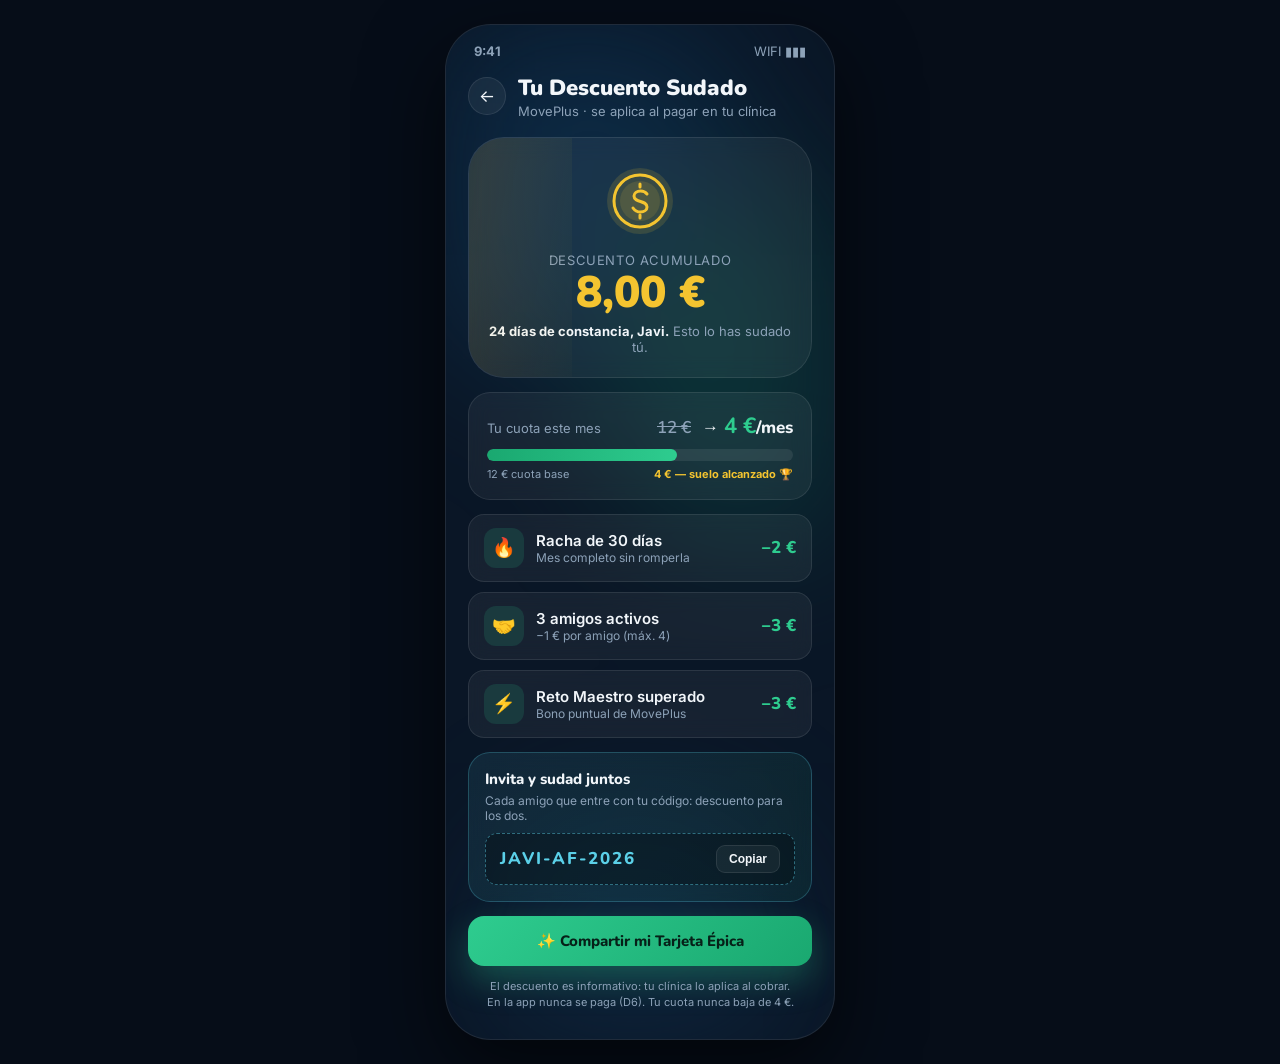
<file: mockups/prototipo/monedero.html>
<!DOCTYPE html>
<html lang="es">
<head>
<meta charset="UTF-8">
<meta name="viewport" content="width=device-width, initial-scale=1.0">
<title>Anti Frágil · Monedero — Descuento Sudado</title>
<link rel="preconnect" href="https://fonts.googleapis.com">
<link href="https://fonts.googleapis.com/css2?family=Nunito:wght@800;900&family=Inter:wght@400;500;600;700&display=swap" rel="stylesheet">
<link rel="stylesheet" href="tokens.css">
<style>
  /* Pantalla del Descuento Sudado (A9) · listón board-premium · D6: sin pago in-app */
  *{margin:0;padding:0;box-sizing:border-box}
  body{background:#060d18;display:flex;justify-content:center;align-items:center;min-height:100vh;font-family:var(--af-font-texto);padding:24px}
  .phone{position:relative;width:390px;min-height:800px;background:var(--af-bg);border-radius:46px;border:1px solid var(--af-line);overflow:hidden;box-shadow:0 30px 80px rgba(0,0,0,.6)}
  .aurora{position:absolute;inset:0;overflow:hidden;filter:blur(70px);opacity:.55}
  .aurora i{position:absolute;border-radius:50%}
  .aurora i:nth-child(1){width:420px;height:420px;left:-130px;top:-90px;background:#103a5c;animation:fl 11s ease-in-out infinite}
  .aurora i:nth-child(2){width:360px;height:360px;right:-120px;top:160px;background:#0d4a45;animation:fl 13s ease-in-out infinite reverse}
  .aurora i:nth-child(3){width:300px;height:300px;left:40px;bottom:-80px;background:#11314f;animation:fl 9s ease-in-out infinite}
  @keyframes fl{0%,100%{transform:translate(0,0)}50%{transform:translate(26px,-18px)}}
  .sbar{position:relative;display:flex;justify-content:space-between;padding:18px 28px 0;color:var(--af-texto-suave);font-size:13px;z-index:2}
  .content{position:relative;z-index:2;padding:14px 22px 28px}

  .top{display:flex;align-items:center;gap:12px;margin-bottom:18px}
  .back{width:38px;height:38px;border-radius:50%;background:var(--af-panel);border:1px solid var(--af-line);display:flex;align-items:center;justify-content:center;color:var(--af-texto);text-decoration:none;font-size:17px;transition:var(--af-t-rapida)}
  .back:hover{background:rgba(255,255,255,.12)}
  .titulo{font-family:var(--af-font-display);font-weight:900;font-size:22px;color:var(--af-texto)}
  .sub{font-size:13px;color:var(--af-texto-suave)}

  /* saldo héroe */
  .hero{position:relative;text-align:center;padding:26px 18px 22px;border-radius:var(--af-radio-xl);background:var(--af-panel);border:1px solid var(--af-line);backdrop-filter:blur(var(--af-blur-cristal));margin-bottom:14px;overflow:hidden}
  .hero::after{content:"";position:absolute;top:-60%;left:-30%;width:60%;height:220%;background:linear-gradient(100deg,transparent,rgba(244,196,48,.10),transparent);animation:sweep 2.8s ease-in-out infinite}
  @keyframes sweep{0%{transform:translateX(-120%)}60%,100%{transform:translateX(420%)}}
  .coin{width:74px;height:74px;margin:0 auto 10px;animation:resp 5.2s ease-in-out infinite}
  @keyframes resp{0%,100%{transform:translateY(0)}50%{transform:translateY(-8px)}}
  .hero .lbl{font-size:13px;color:var(--af-texto-suave);letter-spacing:.6px;text-transform:uppercase}
  .hero .euros{font-family:var(--af-font-display);font-weight:900;font-size:44px;color:var(--af-dorado);line-height:1.15}
  .hero .frase{font-size:13px;color:var(--af-texto-suave);margin-top:4px}
  .hero .frase b{color:var(--af-texto)}

  /* cuota: de 12 € hacia el suelo 4 € */
  .cuota{background:var(--af-panel);border:1px solid var(--af-line);border-radius:var(--af-radio-l);backdrop-filter:blur(var(--af-blur-cristal));padding:18px;margin-bottom:14px}
  .cuota .fila{display:flex;justify-content:space-between;align-items:baseline;margin-bottom:8px}
  .cuota .que{font-size:13px;color:var(--af-texto-suave)}
  .cuota .cifras{font-family:var(--af-font-display);font-weight:800;font-size:17px;color:var(--af-texto)}
  .cuota .cifras s{color:var(--af-texto-suave);font-weight:600;margin-right:6px}
  .cuota .cifras b{color:var(--af-primario);font-size:22px}
  .track{position:relative;height:12px;border-radius:8px;background:rgba(255,255,255,.08);overflow:hidden}
  .track .fill{position:absolute;inset:0 38% 0 0;border-radius:8px;background:linear-gradient(90deg,var(--af-primario-osc),var(--af-primario));animation:brillo 2.8s ease-in-out infinite}
  @keyframes brillo{0%,100%{filter:brightness(1)}50%{filter:brightness(1.25)}}
  .marcas{display:flex;justify-content:space-between;font-size:11px;color:var(--af-texto-suave);margin-top:6px}
  .marcas b{color:var(--af-dorado)}

  /* desglose */
  .lista{display:flex;flex-direction:column;gap:10px;margin-bottom:14px}
  .item{display:flex;align-items:center;gap:12px;background:var(--af-panel);border:1px solid var(--af-line);border-radius:var(--af-radio-m);backdrop-filter:blur(var(--af-blur-cristal));padding:13px 15px;transition:var(--af-t-rapida)}
  .item:hover{background:rgba(255,255,255,.09)}
  .item .ic{width:40px;height:40px;border-radius:12px;display:flex;align-items:center;justify-content:center;font-size:19px;background:rgba(46,204,143,.14)}
  .item .tx{flex:1}
  .item .t1{font-size:15px;font-weight:600;color:var(--af-texto)}
  .item .t2{font-size:12px;color:var(--af-texto-suave)}
  .item .val{font-family:var(--af-font-display);font-weight:800;font-size:17px;color:var(--af-primario)}

  /* referido */
  .ref{background:linear-gradient(135deg,rgba(91,208,232,.10),rgba(46,204,143,.08));border:1px solid rgba(91,208,232,.25);border-radius:var(--af-radio-l);padding:16px;margin-bottom:14px;backdrop-filter:blur(var(--af-blur-cristal))}
  .ref .t1{font-family:var(--af-font-display);font-weight:800;font-size:15px;color:var(--af-texto);margin-bottom:4px}
  .ref .t2{font-size:12px;color:var(--af-texto-suave);margin-bottom:10px}
  .codigo{display:flex;align-items:center;justify-content:space-between;background:rgba(0,0,0,.30);border:1px dashed rgba(91,208,232,.45);border-radius:12px;padding:11px 14px}
  .codigo b{font-family:var(--af-font-display);font-weight:800;letter-spacing:2px;color:var(--af-agua);font-size:17px}
  .copiar{font-size:12px;font-weight:600;color:var(--af-texto);background:var(--af-panel);border:1px solid var(--af-line);border-radius:9px;padding:6px 12px;cursor:pointer;transition:var(--af-t-rapida)}
  .copiar:hover{background:rgba(255,255,255,.14)}

  .cta{display:block;text-align:center;text-decoration:none;font-family:var(--af-font-display);font-weight:800;font-size:15px;color:#062018;background:linear-gradient(135deg,var(--af-primario),var(--af-primario-osc));border-radius:var(--af-radio-m);padding:15px;box-shadow:var(--af-sombra-flotante);transition:var(--af-t-rapida);margin-bottom:12px}
  .cta:hover{transform:translateY(-2px)}
  .nota{text-align:center;font-size:11px;color:var(--af-texto-suave);line-height:1.5}
  .toast{position:absolute;left:50%;bottom:30px;transform:translateX(-50%) translateY(80px);background:#10293f;border:1px solid var(--af-line);color:var(--af-texto);font-size:13px;padding:10px 18px;border-radius:12px;transition:var(--af-t-media);opacity:0;z-index:5}
  .toast.on{transform:translateX(-50%) translateY(0);opacity:1}
</style>
</head>
<body>
<div class="phone">
  <div class="aurora"><i></i><i></i><i></i></div>
  <div class="sbar"><b>9:41</b><span>WIFI ▮▮▮</span></div>
  <div class="content">

    <div class="top">
      <a class="back" href="index.html" title="Volver al inicio">←</a>
      <div>
        <div class="titulo">Tu Descuento Sudado</div>
        <div class="sub">MovePlus · se aplica al pagar en tu clínica</div>
      </div>
    </div>

    <div class="hero">
      <svg class="coin" viewBox="0 0 74 74" fill="none">
        <circle cx="37" cy="37" r="33" fill="#F4C430" opacity=".14"/>
        <circle cx="37" cy="37" r="26" fill="none" stroke="#F4C430" stroke-width="3"/>
        <circle cx="37" cy="37" r="20" fill="rgba(244,196,48,.12)"/>
        <path d="M30 44c2 3 5 4 7.5 4 3.5 0 6.5-2 6.5-5 0-7-13-4-13-11 0-3 3-5 6.5-5 2.5 0 5 1 6.5 3" stroke="#F4C430" stroke-width="3" stroke-linecap="round" fill="none"/>
        <path d="M37 23v-3M37 54v-3" stroke="#F4C430" stroke-width="3" stroke-linecap="round"/>
      </svg>
      <div class="lbl">Descuento acumulado</div>
      <div class="euros">8,00 €</div>
      <div class="frase"><b>24 días de constancia, Javi.</b> Esto lo has sudado tú.</div>
    </div>

    <div class="cuota">
      <div class="fila">
        <span class="que">Tu cuota este mes</span>
        <span class="cifras"><s>12 €</s> → <b>4 €</b>/mes</span>
      </div>
      <div class="track"><div class="fill"></div></div>
      <div class="marcas"><span>12 € cuota base</span><b>4 € — suelo alcanzado 🏆</b></div>
    </div>

    <div class="lista">
      <div class="item">
        <div class="ic">🔥</div>
        <div class="tx"><div class="t1">Racha de 30 días</div><div class="t2">Mes completo sin romperla</div></div>
        <div class="val">−2 €</div>
      </div>
      <div class="item">
        <div class="ic">🤝</div>
        <div class="tx"><div class="t1">3 amigos activos</div><div class="t2">−1 € por amigo (máx. 4)</div></div>
        <div class="val">−3 €</div>
      </div>
      <div class="item">
        <div class="ic">⚡</div>
        <div class="tx"><div class="t1">Reto Maestro superado</div><div class="t2">Bono puntual de MovePlus</div></div>
        <div class="val">−3 €</div>
      </div>
    </div>

    <div class="ref">
      <div class="t1">Invita y sudad juntos</div>
      <div class="t2">Cada amigo que entre con tu código: descuento para los dos.</div>
      <div class="codigo">
        <b>JAVI-AF-2026</b>
        <button class="copiar" onclick="copiar()">Copiar</button>
      </div>
    </div>

    <a class="cta" href="tarjeta-epica.html">✨ Compartir mi Tarjeta Épica</a>
    <div class="nota">El descuento es informativo: tu clínica lo aplica al cobrar.<br>En la app nunca se paga (D6). Tu cuota nunca baja de 4 €.</div>
  </div>
  <div class="toast" id="toast">Código copiado · compártelo donde quieras</div>
</div>
<script>
  function copiar(){
    navigator.clipboard && navigator.clipboard.writeText('JAVI-AF-2026');
    var t=document.getElementById('toast');
    t.classList.add('on');
    setTimeout(function(){t.classList.remove('on')},2200);
  }
</script>
</body>
</html>
</file>
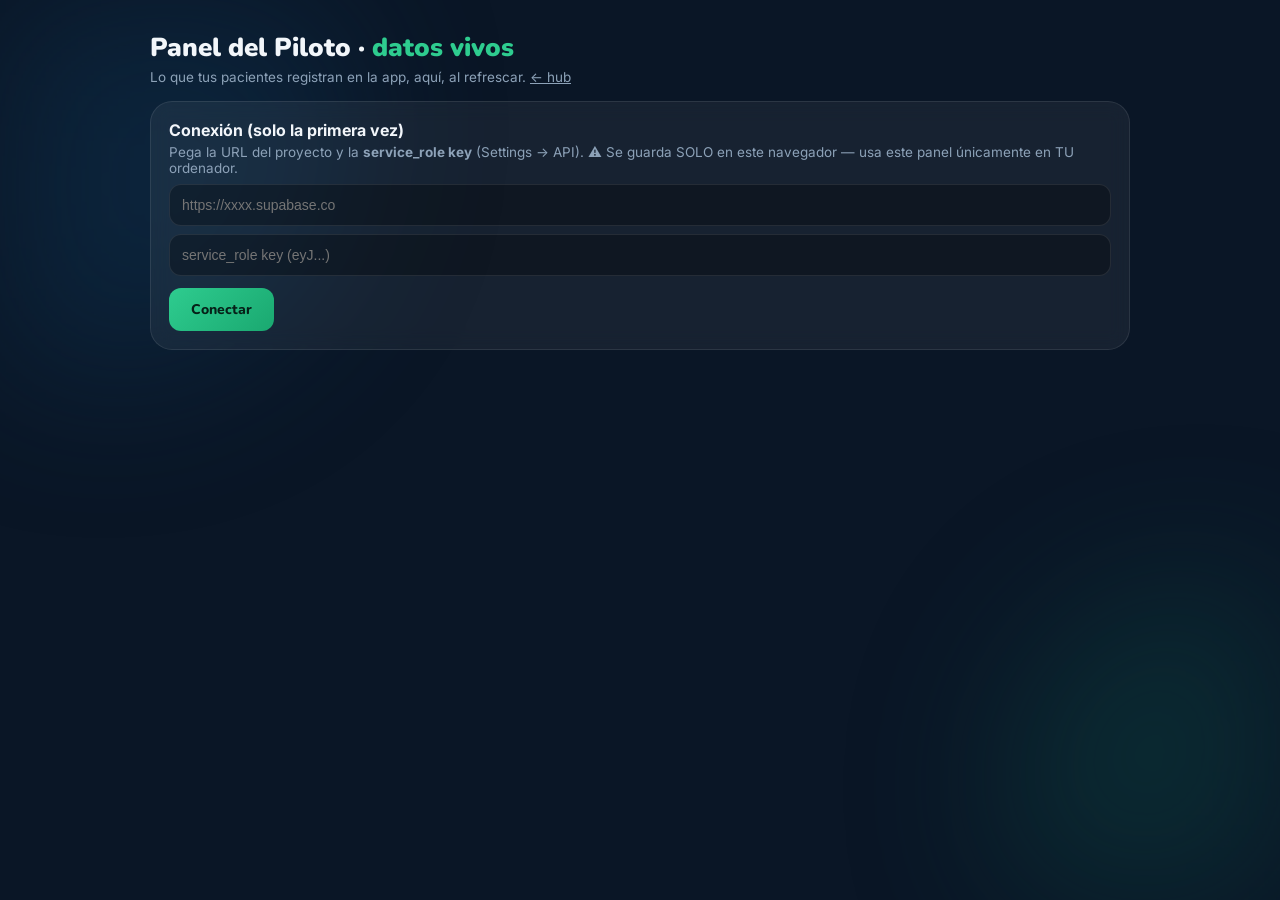
<file: mockups/prototipo/panel-piloto.html>
<!DOCTYPE html>
<html lang="es">
<head>
<meta charset="UTF-8">
<meta name="viewport" content="width=device-width, initial-scale=1.0">
<title>Anti Frágil · Panel del Piloto — datos vivos</title>
<link href="https://fonts.googleapis.com/css2?family=Nunito:wght@800;900&family=Inter:wght@400;500;600;700&display=swap" rel="stylesheet">
<link rel="stylesheet" href="tokens.css">
<style>
  /* Panel del profesional para el PILOTO: lee piloto_eventos (migración 0007) y pinta
     semáforos reales. La clave se guarda SOLO en este navegador (localStorage). */
  *{margin:0;padding:0;box-sizing:border-box}
  body{background:var(--af-bg);min-height:100vh;font-family:var(--af-font-texto);color:var(--af-texto);padding:30px 4vw}
  .aurora{position:fixed;inset:0;overflow:hidden;filter:blur(80px);opacity:.4;z-index:0}
  .aurora i{position:absolute;border-radius:50%}
  .aurora i:nth-child(1){width:500px;height:500px;left:-150px;top:-120px;background:#103a5c}
  .aurora i:nth-child(2){width:420px;height:420px;right:-140px;bottom:-100px;background:#0d4a45}
  .wrap{position:relative;z-index:1;max-width:980px;margin:0 auto}
  h1{font-family:var(--af-font-display);font-weight:900;font-size:26px}
  .sub{color:var(--af-texto-suave);font-size:13.5px;margin-top:4px}
  .panel{background:var(--af-panel);border:1px solid var(--af-line);border-radius:var(--af-radio-l);backdrop-filter:blur(var(--af-blur-cristal));padding:18px;margin-top:16px}
  input{width:100%;padding:12px;border-radius:12px;border:1px solid var(--af-line);background:rgba(0,0,0,.3);color:var(--af-texto);font-size:14px;margin-top:8px}
  button{font-family:var(--af-font-display);font-weight:800;font-size:14px;color:#062018;background:linear-gradient(135deg,var(--af-primario),var(--af-primario-osc));border:0;border-radius:12px;padding:12px 22px;cursor:pointer;margin-top:12px}
  .fila{display:flex;align-items:center;gap:14px;background:var(--af-panel);border:1px solid var(--af-line);border-radius:var(--af-radio-m);padding:14px 16px;margin-top:10px}
  .sem{width:14px;height:14px;border-radius:50%;flex:0 0 14px}
  .rojo{background:var(--af-rojo);box-shadow:0 0 12px var(--af-rojo)}
  .ambar{background:var(--af-ambar)}
  .verde{background:var(--af-verde-ok)}
  .nom{font-weight:700;font-size:15px}
  .det{color:var(--af-texto-suave);font-size:12.5px;margin-top:2px;line-height:1.5}
  .tagc{font-size:11px;color:var(--af-agua);font-weight:700}
  .kpis{display:flex;gap:12px;margin-top:16px;flex-wrap:wrap}
  .kpi{flex:1;min-width:140px;background:var(--af-panel);border:1px solid var(--af-line);border-radius:var(--af-radio-m);padding:14px;text-align:center}
  .kpi b{display:block;font-family:var(--af-font-display);font-weight:900;font-size:26px}
  .kpi s{text-decoration:none;font-size:10.5px;letter-spacing:.5px;text-transform:uppercase;color:var(--af-texto-suave)}
  a{color:var(--af-texto-suave)}
</style>
</head>
<body>
<div class="aurora"><i></i><i></i></div>
<div class="wrap">
  <h1>Panel del Piloto · <span style="color:var(--af-primario)">datos vivos</span></h1>
  <div class="sub">Lo que tus pacientes registran en la app, aquí, al refrescar. <a href="../demo.html">← hub</a></div>

  <div class="panel" id="setup">
    <b>Conexión (solo la primera vez)</b>
    <div class="sub">Pega la URL del proyecto y la <b>service_role key</b> (Settings → API).
    ⚠ Se guarda SOLO en este navegador — usa este panel únicamente en TU ordenador.</div>
    <input id="c-url" placeholder="https://xxxx.supabase.co">
    <input id="c-key" placeholder="service_role key (eyJ...)" type="password">
    <button onclick="conectar()">Conectar</button>
  </div>

  <div id="dash" style="display:none">
    <div class="kpis">
      <div class="kpi"><b id="k-pac">0</b><s>pacientes</s></div>
      <div class="kpi"><b id="k-jor">0</b><s>jornadas (7d)</s></div>
      <div class="kpi"><b id="k-dolor">–</b><s>dolor medio (7d)</s></div>
      <div class="kpi"><b id="k-alertas" style="color:var(--af-rojo)">0</b><s>alertas rojas (7d)</s></div>
    </div>
    <div class="panel" style="padding:10px 16px"><b>Pacientes</b> <span class="sub">(rojo primero — toca refrescar para actualizar)</span></div>
    <div id="lista"></div>
    <button onclick="cargar()">↻ Refrescar</button>
    <button onclick="localStorage.removeItem('af_panel');location.reload()" style="background:none;border:1px solid var(--af-line);color:var(--af-texto-suave)">Desconectar</button>
  </div>
</div>
<script>
const $=id=>document.getElementById(id);
let CFG=JSON.parse(localStorage.getItem('af_panel')||'null');
function conectar(){
  CFG={url:$('c-url').value.trim().replace(/\/$/,''),key:$('c-key').value.trim()};
  if(!CFG.url||!CFG.key){alert('Faltan datos');return;}
  localStorage.setItem('af_panel',JSON.stringify(CFG));cargar();
}
async function cargar(){
  try{
    const r=await fetch(CFG.url+'/rest/v1/piloto_eventos?select=*&order=creado_en.desc&limit=800',
      {headers:{apikey:CFG.key,Authorization:'Bearer '+CFG.key}});
    if(!r.ok)throw new Error('HTTP '+r.status+' — ¿clave correcta? ¿migración 0007 aplicada?');
    const ev=await r.json();
    $('setup').style.display='none';$('dash').style.display='block';
    pintar(ev);
  }catch(e){alert('No se pudo conectar: '+e.message);}
}
function pintar(ev){
  const hace7=Date.now()-7*86400000;
  const recientes=ev.filter(e=>new Date(e.creado_en)>hace7);
  // agrupar por paciente (dispositivo)
  const P={};
  ev.forEach(e=>{
    const k=e.dispositivo_id;
    P[k]=P[k]||{nombre:e.nombre||'(sin nombre)',centro:e.centro,jornadas:[],alertas:0,ult:null,vit:null};
    if(e.nombre)P[k].nombre=e.nombre;
    if(e.tipo==='jornada')P[k].jornadas.push(e);
    if(e.tipo==='alerta_dolor'&&new Date(e.creado_en)>hace7)P[k].alertas++;
    if(e.tipo==='alta'&&e.payload.vitalidad_provisional)P[k].vit=e.payload.vitalidad_provisional;
    if(e.tipo==='prueba_eclosion'&&e.payload.vitalidad)P[k].vit=e.payload.vitalidad;
    if(!P[k].ult||e.creado_en>P[k].ult)P[k].ult=e.creado_en;
  });
  const pacs=Object.values(P);
  const jor7=recientes.filter(e=>e.tipo==='jornada');
  $('k-pac').textContent=pacs.length;
  $('k-jor').textContent=jor7.length;
  $('k-dolor').textContent=jor7.length?(jor7.reduce((t,e)=>t+(e.payload.dolor||0),0)/jor7.length).toFixed(1):'–';
  $('k-alertas').textContent=recientes.filter(e=>e.tipo==='alerta_dolor').length;
  // semáforo por paciente: rojo = alerta 7d o dolor≥8 reciente; ámbar = >3 días sin actividad; verde resto
  pacs.forEach(p=>{
    const ultJ=p.jornadas[0], dias=p.ult?Math.round((Date.now()-new Date(p.ult))/86400000):99;
    p.estado=(p.alertas>0||(ultJ&&ultJ.payload.dolor>=8))?'rojo':dias>3?'ambar':'verde';
    p.dias=dias; p.ultJ=ultJ;
  });
  pacs.sort((a,b)=>({rojo:0,ambar:1,verde:2}[a.estado])-({rojo:0,ambar:1,verde:2}[b.estado]));
  $('lista').innerHTML=pacs.map(p=>{
    const j=p.ultJ?p.ultJ.payload:{};
    return `<div class="fila"><div class="sem ${p.estado}"></div>
      <div style="flex:1"><div class="nom">${p.nombre} ${p.centro?`<span class="tagc">· ${p.centro}</span>`:''}</div>
      <div class="det">${p.ultJ?`Última jornada: dolor ${j.dolor}/10 · RPE ${j.rpe} · racha ${j.racha}d · fase ${j.fase}${j.sospechosa?' · ⚠ sesión exprés':''}${j.molestia?' · ⚠ molestia nueva':''}`:'Sin jornadas aún'}
      ${p.vit?` · Vitalidad ${p.vit}/100`:''} · hace ${p.dias===0?'hoy':p.dias+'d'}</div></div></div>`;
  }).join('')||'<div class="panel sub">Aún sin datos — cuando un paciente use la app, aparecerá aquí.</div>';
}
if(CFG)cargar();
</script>
</body>
</html>
</file>
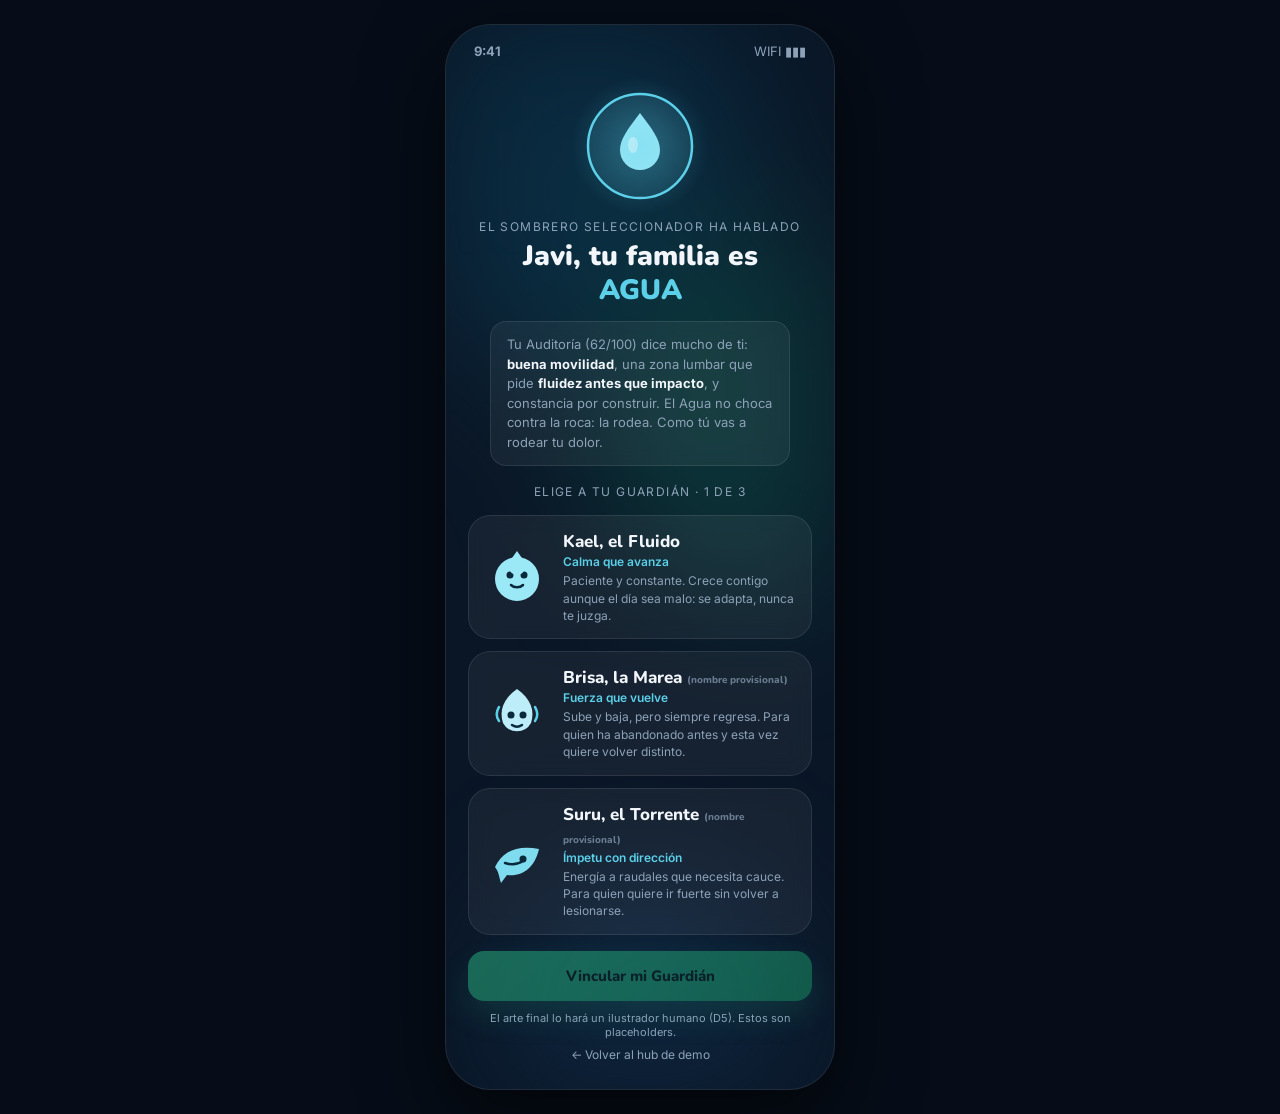
<file: mockups/prototipo/sombrero.html>
<!DOCTYPE html>
<html lang="es">
<head>
<meta charset="UTF-8">
<meta name="viewport" content="width=device-width, initial-scale=1.0">
<title>Anti Frágil · Sombrero Seleccionador</title>
<link rel="preconnect" href="https://fonts.googleapis.com">
<link href="https://fonts.googleapis.com/css2?family=Nunito:wght@800;900&family=Inter:wght@400;500;600;700&display=swap" rel="stylesheet">
<link rel="stylesheet" href="tokens.css">
<style>
  /* Sombrero Seleccionador (A3) · D3: el algoritmo asigna familia; el paciente elige 1 de 3.
     Solo "Kael, el Fluido" es nombre oficial (léxico); los otros dos son provisionales. */
  *{margin:0;padding:0;box-sizing:border-box}
  body{background:#060d18;display:flex;justify-content:center;align-items:center;min-height:100vh;font-family:var(--af-font-texto);padding:24px}
  .phone{position:relative;width:390px;min-height:820px;background:var(--af-bg);border-radius:46px;border:1px solid var(--af-line);overflow:hidden;box-shadow:0 30px 80px rgba(0,0,0,.6)}
  .aurora{position:absolute;inset:0;overflow:hidden;filter:blur(70px);opacity:.6}
  .aurora i{position:absolute;border-radius:50%}
  .aurora i:nth-child(1){width:430px;height:430px;left:-130px;top:-100px;background:#0b3d56;animation:fl 11s ease-in-out infinite}
  .aurora i:nth-child(2){width:370px;height:370px;right:-120px;top:200px;background:#0d4a45;animation:fl 13s ease-in-out infinite reverse}
  .aurora i:nth-child(3){width:300px;height:300px;left:50px;bottom:-90px;background:#123150;animation:fl 9s ease-in-out infinite}
  @keyframes fl{0%,100%{transform:translate(0,0)}50%{transform:translate(26px,-18px)}}
  .sbar{position:relative;display:flex;justify-content:space-between;padding:18px 28px 0;color:var(--af-texto-suave);font-size:13px;z-index:2}
  .content{position:relative;z-index:2;padding:10px 22px 26px;text-align:center}

  /* FASE 1 — revelación del arquetipo */
  .reveal{animation:in .5s ease both}
  @keyframes in{from{opacity:0;transform:translateY(14px)}to{opacity:1;transform:none}}
  .eyebrow{font-size:12px;letter-spacing:1.4px;text-transform:uppercase;color:var(--af-texto-suave);margin:14px 0 6px}
  .h1{font-family:var(--af-font-display);font-weight:900;font-size:28px;color:var(--af-texto);line-height:1.2}
  .h1 .agua{color:var(--af-agua)}
  .porque{margin:14px auto 0;max-width:300px;background:var(--af-panel);border:1px solid var(--af-line);border-radius:var(--af-radio-m);backdrop-filter:blur(var(--af-blur-cristal));padding:13px 16px;font-size:13px;color:var(--af-texto-suave);text-align:left;line-height:1.5}
  .porque b{color:var(--af-texto)}
  .sello{width:118px;height:118px;margin:18px auto 6px;position:relative;animation:resp 5.2s ease-in-out infinite}
  @keyframes resp{0%,100%{transform:translateY(0)}50%{transform:translateY(-10px)}}
  .sello .halo{position:absolute;inset:-16px;border-radius:50%;background:radial-gradient(circle,rgba(91,208,232,.30),transparent 65%);animation:pulso 4.5s ease-in-out infinite}
  @keyframes pulso{0%,100%{transform:scale(1);opacity:.8}50%{transform:scale(1.12);opacity:1}}

  /* FASE 2 — elegir 1 de 3 */
  .cards{display:flex;flex-direction:column;gap:12px;margin-top:16px}
  .gcard{position:relative;display:flex;align-items:center;gap:14px;text-align:left;background:var(--af-panel);border:1.5px solid var(--af-line);border-radius:var(--af-radio-l);backdrop-filter:blur(var(--af-blur-cristal));padding:14px 16px;cursor:pointer;transition:var(--af-t-rapida)}
  .gcard:hover{background:rgba(255,255,255,.09);transform:translateY(-2px)}
  .gcard.sel{border-color:var(--af-agua);box-shadow:0 10px 28px rgba(91,208,232,.25)}
  .gcard.sel::after{content:"✓";position:absolute;top:10px;right:14px;width:24px;height:24px;border-radius:50%;background:var(--af-agua);color:#062430;font-weight:800;font-size:14px;display:flex;align-items:center;justify-content:center}
  .gcard svg{flex:0 0 64px;animation:resp 5.2s ease-in-out infinite}
  .gcard .nom{font-family:var(--af-font-display);font-weight:800;font-size:17px;color:var(--af-texto)}
  .gcard .rasgo{font-size:12px;color:var(--af-agua);font-weight:600;margin:1px 0 3px}
  .gcard .des{font-size:12px;color:var(--af-texto-suave);line-height:1.45}
  .nota-prov{font-size:10px;color:var(--af-texto-suave);opacity:.7}

  .cta{display:block;width:100%;border:0;font-family:var(--af-font-display);font-weight:800;font-size:15px;color:#062018;background:linear-gradient(135deg,var(--af-primario),var(--af-primario-osc));border-radius:var(--af-radio-m);padding:15px;box-shadow:var(--af-sombra-flotante);cursor:pointer;transition:var(--af-t-rapida);margin-top:16px;opacity:.45;pointer-events:none}
  .cta.on{opacity:1;pointer-events:auto}
  .cta.on:hover{transform:translateY(-2px)}
  .pie{margin-top:10px;font-size:11px;color:var(--af-texto-suave)}
  .volver{color:var(--af-texto-suave);font-size:12px;text-decoration:none;display:inline-block;margin-top:8px}
  .volver:hover{color:var(--af-texto)}
</style>
</head>
<body>
<div class="phone">
  <div class="aurora"><i></i><i></i><i></i></div>
  <div class="sbar"><b>9:41</b><span>WIFI ▮▮▮</span></div>
  <div class="content">

    <div class="reveal">
      <div class="sello">
        <div class="halo"></div>
        <svg width="118" height="118" viewBox="0 0 118 118" fill="none">
          <circle cx="59" cy="59" r="52" fill="rgba(91,208,232,.10)" stroke="#5BD0E8" stroke-width="2.5"/>
          <path d="M59 26c12 16 20 26 20 37a20 20 0 1 1-40 0c0-11 8-21 20-37z" fill="url(#gota)"/>
          <ellipse cx="52" cy="58" rx="5" ry="8" fill="rgba(255,255,255,.55)"/>
          <defs><linearGradient id="gota" x1="40" y1="30" x2="78" y2="98"><stop offset="0" stop-color="#9BE8F7"/><stop offset=".6" stop-color="#4FBFE0"/><stop offset="1" stop-color="#2E86C1"/></linearGradient></defs>
        </svg>
      </div>
      <div class="eyebrow">El Sombrero Seleccionador ha hablado</div>
      <div class="h1">Javi, tu familia es<br><span class="agua">AGUA</span></div>
      <div class="porque">
        Tu Auditoría (62/100) dice mucho de ti: <b>buena movilidad</b>, una zona lumbar
        que pide <b>fluidez antes que impacto</b>, y constancia por construir.
        El Agua no choca contra la roca: la rodea. Como tú vas a rodear tu dolor.
      </div>
    </div>

    <div class="eyebrow" style="margin-top:18px">Elige a tu Guardián · 1 de 3</div>

    <div class="cards">
      <div class="gcard" onclick="elegir(this)">
        <svg viewBox="0 0 64 64" width="64" height="64" fill="none">
          <circle cx="32" cy="34" r="22" fill="url(#k1)"/>
          <circle cx="25" cy="30" r="3.5" fill="#0A2A3C"/><circle cx="39" cy="30" r="3.5" fill="#0A2A3C"/>
          <path d="M26 40c3 3 9 3 12 0" stroke="#0A2A3C" stroke-width="2.5" stroke-linecap="round"/>
          <path d="M32 6c5 7 8 11 8 16a8 8 0 1 1-16 0c0-5 3-9 8-16z" fill="#9BE8F7"/>
          <defs><linearGradient id="k1" x1="12" y1="14" x2="50" y2="56"><stop offset="0" stop-color="#9BE8F7"/><stop offset="1" stop-color="#2E86C1"/></linearGradient></defs>
        </svg>
        <div>
          <div class="nom">Kael, el Fluido</div>
          <div class="rasgo">Calma que avanza</div>
          <div class="des">Paciente y constante. Crece contigo aunque el día sea malo: se adapta, nunca te juzga.</div>
        </div>
      </div>

      <div class="gcard" onclick="elegir(this)">
        <svg viewBox="0 0 64 64" width="64" height="64" fill="none">
          <path d="M32 8C18 18 14 30 18 42a16 16 0 0 0 28 0c4-12 0-24-14-34z" fill="url(#k2)"/>
          <circle cx="26" cy="34" r="3.5" fill="#0A2A3C"/><circle cx="38" cy="34" r="3.5" fill="#0A2A3C"/>
          <path d="M27 44c3 2 7 2 10 0" stroke="#0A2A3C" stroke-width="2.5" stroke-linecap="round"/>
          <path d="M14 26c-3 5-3 10 0 14M50 26c3 5 3 10 0 14" stroke="#5BD0E8" stroke-width="2.5" stroke-linecap="round"/>
          <defs><linearGradient id="k2" x1="14" y1="12" x2="50" y2="56"><stop offset="0" stop-color="#BDEDF8"/><stop offset="1" stop-color="#3D9BD4"/></linearGradient></defs>
        </svg>
        <div>
          <div class="nom">Brisa, la Marea <span class="nota-prov">(nombre provisional)</span></div>
          <div class="rasgo">Fuerza que vuelve</div>
          <div class="des">Sube y baja, pero siempre regresa. Para quien ha abandonado antes y esta vez quiere volver distinto.</div>
        </div>
      </div>

      <div class="gcard" onclick="elegir(this)">
        <svg viewBox="0 0 64 64" width="64" height="64" fill="none">
          <path d="M10 38c8-16 22-22 44-18-4 18-16 28-32 26l-6 8c-2-6-2-11-6-16z" fill="url(#k3)"/>
          <circle cx="38" cy="30" r="3.5" fill="#0A2A3C"/>
          <path d="M20 34c6 2 12 2 18-2" stroke="#0A2A3C" stroke-width="2.5" stroke-linecap="round"/>
          <defs><linearGradient id="k3" x1="10" y1="20" x2="54" y2="48"><stop offset="0" stop-color="#7FDCEF"/><stop offset="1" stop-color="#2E86C1"/></linearGradient></defs>
        </svg>
        <div>
          <div class="nom">Suru, el Torrente <span class="nota-prov">(nombre provisional)</span></div>
          <div class="rasgo">Ímpetu con dirección</div>
          <div class="des">Energía a raudales que necesita cauce. Para quien quiere ir fuerte sin volver a lesionarse.</div>
        </div>
      </div>
    </div>

    <button class="cta" id="cta" onclick="location.href='index.html'">Vincular mi Guardián</button>
    <div class="pie">El arte final lo hará un ilustrador humano (D5). Estos son placeholders.</div>
    <a class="volver" href="../demo.html">← Volver al hub de demo</a>
  </div>
</div>
<script>
  function elegir(card){
    document.querySelectorAll('.gcard').forEach(function(c){c.classList.remove('sel')});
    card.classList.add('sel');
    var cta=document.getElementById('cta');
    cta.classList.add('on');
    cta.textContent='Vincular a '+card.querySelector('.nom').firstChild.textContent.split(',')[0]+' ✓';
  }
</script>
</body>
</html>
</file>
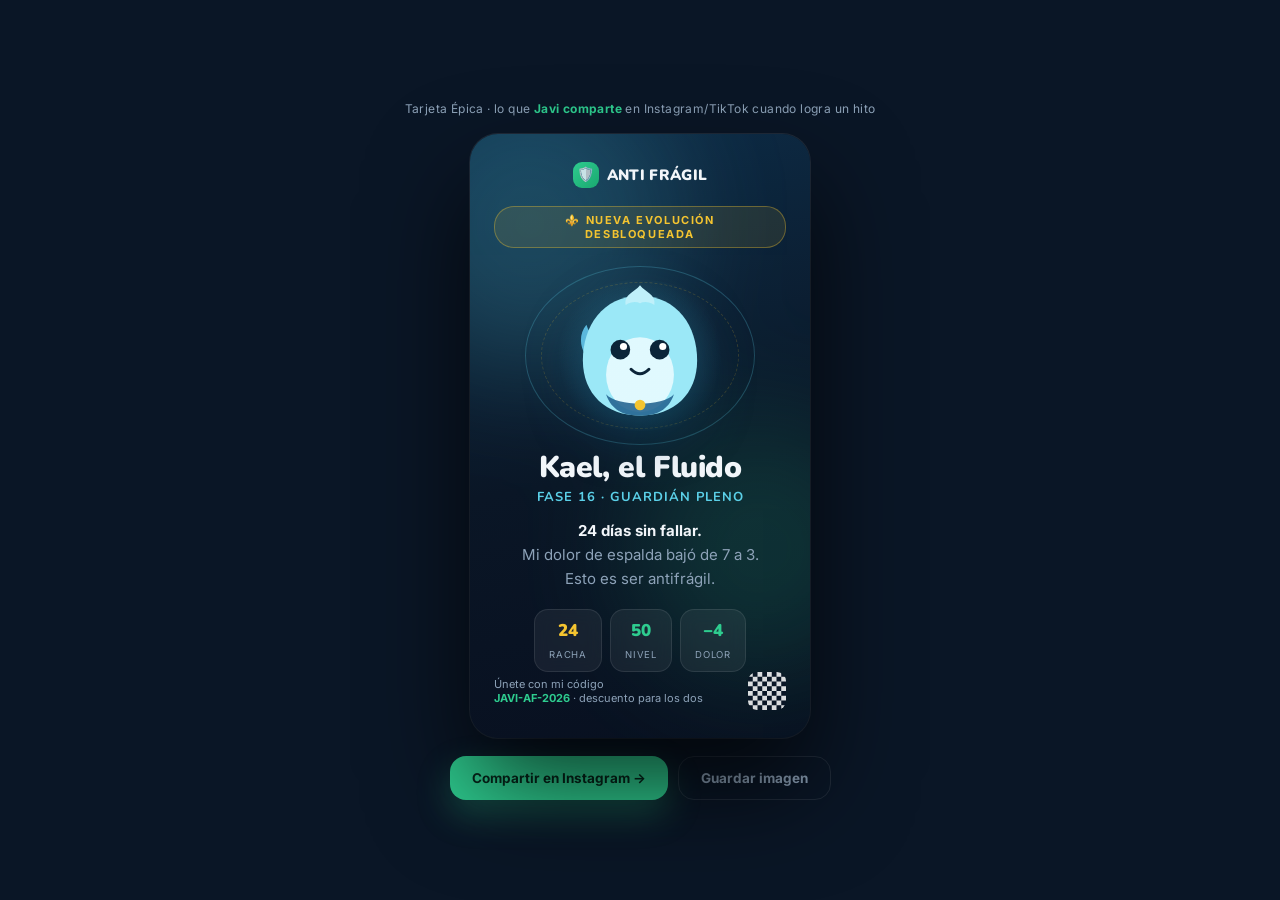
<file: mockups/prototipo/tarjeta-epica.html>
<!DOCTYPE html>
<!-- Anti Frágil — TARJETA ÉPICA (formato vertical 9:16 para Instagram/TikTok)
     El motor viral: el paciente comparte SU logro real. Persona canónica: Javi · Kael fase 16. -->
<html lang="es">
<head>
<meta charset="UTF-8"><meta name="viewport" content="width=device-width, initial-scale=1.0">
<title>Anti Frágil · Tarjeta Épica</title>
<link href="https://fonts.googleapis.com/css2?family=Nunito:wght@800;900&family=Inter:wght@400;500;600;700&display=swap" rel="stylesheet">
<link rel="stylesheet" href="tokens.css">
<style>
  *{box-sizing:border-box;margin:0;padding:0}
  body{min-height:100vh;display:flex;flex-direction:column;gap:18px;align-items:center;justify-content:center;
    background:var(--af-bg);font-family:var(--af-font-texto);padding:24px}
  .hint{font-size:12px;color:var(--af-texto-suave);letter-spacing:.4px}
  .hint b{color:var(--af-primario)}

  /* tarjeta 9:16 */
  .tarjeta{width:340px;height:604px;border-radius:28px;position:relative;overflow:hidden;
    background:linear-gradient(170deg,#0D2B45 0%,#0A1626 55%,#081020 100%);
    box-shadow:0 50px 100px rgba(0,0,0,.7),0 0 0 1px var(--af-line)}
  .aurora{position:absolute;inset:0;filter:blur(60px);opacity:.6}
  .aurora i{position:absolute;border-radius:50%}
  .aurora i:nth-child(1){width:300px;height:300px;left:-90px;top:-60px;background:rgba(91,208,232,.35);animation:fl 9s ease-in-out infinite}
  .aurora i:nth-child(2){width:260px;height:260px;right:-80px;bottom:60px;background:rgba(46,204,143,.28);animation:fl 11s ease-in-out infinite reverse}
  @keyframes fl{0%,100%{transform:translate(0,0)}50%{transform:translate(20px,-16px)}}

  .in{position:relative;z-index:2;height:100%;display:flex;flex-direction:column;align-items:center;padding:28px 24px}
  .marca{display:flex;align-items:center;gap:8px;font-family:var(--af-font-display);font-weight:900;
    font-size:15px;color:var(--af-texto);letter-spacing:.3px}
  .marca i{width:26px;height:26px;border-radius:9px;display:flex;align-items:center;justify-content:center;
    background:linear-gradient(135deg,var(--af-primario),var(--af-primario-osc));font-style:normal;font-size:14px}

  .logro{margin-top:18px;text-align:center}
  .logro-chip{display:inline-block;font-size:11px;font-weight:700;letter-spacing:1.6px;text-transform:uppercase;
    color:var(--af-dorado);background:rgba(244,196,48,.1);border:1px solid rgba(244,196,48,.35);
    border-radius:20px;padding:6px 16px}

  .escena{position:relative;width:230px;height:230px;margin:18px 0 6px;display:flex;align-items:center;justify-content:center}
  .escena::before{content:'';position:absolute;inset:14px;border-radius:50%;
    background:radial-gradient(circle,rgba(91,208,232,.3) 0%,transparent 65%);animation:pulse 4.5s ease-in-out infinite}
  @keyframes pulse{0%,100%{opacity:.7;transform:scale(1)}50%{opacity:1;transform:scale(1.07)}}
  .anillo{position:absolute;inset:0;border-radius:50%;border:1.5px solid rgba(91,208,232,.25);animation:spin 22s linear infinite}
  .anillo.b{inset:16px;border-style:dashed;animation:spin 15s linear infinite reverse;border-color:rgba(244,196,48,.18)}
  @keyframes spin{to{transform:rotate(360deg)}}
  .ava{position:relative;z-index:2;animation:float 5.2s ease-in-out infinite;filter:drop-shadow(0 16px 26px rgba(13,74,107,.6))}
  @keyframes float{0%,100%{transform:translateY(0)}50%{transform:translateY(-10px)}}

  .nivel{font-family:var(--af-font-display);font-weight:900;font-size:30px;color:var(--af-texto);
    letter-spacing:-.4px;text-align:center;line-height:1.15}
  .nivel small{display:block;font-size:13px;font-weight:700;color:var(--af-agua);letter-spacing:1px;margin-top:4px}

  .frase{margin-top:14px;text-align:center;font-size:15px;line-height:1.6;color:var(--af-texto-suave);max-width:260px}
  .frase b{color:var(--af-texto)}

  .stats{display:flex;gap:8px;margin-top:18px}
  .st{background:rgba(255,255,255,.06);border:1px solid var(--af-line);border-radius:14px;
    padding:9px 14px;text-align:center;backdrop-filter:blur(8px)}
  .st b{display:block;font-family:var(--af-font-display);font-weight:900;font-size:17px;color:var(--af-primario)}
  .st.oro b{color:var(--af-dorado)}
  .st s{text-decoration:none;font-size:9.5px;letter-spacing:.8px;color:var(--af-texto-suave);text-transform:uppercase}

  .pie{margin-top:auto;display:flex;align-items:center;justify-content:space-between;width:100%}
  .codigo{font-size:11px;color:var(--af-texto-suave)}
  .codigo b{color:var(--af-primario);font-weight:700}
  .qr{width:38px;height:38px;border-radius:9px;background:repeating-conic-gradient(#fff 0% 25%,#0A1626 0% 50%) 0/9.5px 9.5px;opacity:.85}

  .btn{display:flex;gap:10px}
  .btn button{font-family:var(--af-font-texto);font-size:13.5px;font-weight:700;cursor:pointer;
    border-radius:var(--af-radio-m);padding:13px 22px;transition:transform var(--af-t-rapida)}
  .btn button:active{transform:scale(.96)}
  .b1{border:none;background:var(--af-primario);color:#06281C;box-shadow:var(--af-sombra-flotante)}
  .b2{background:transparent;border:1.5px solid var(--af-line);color:var(--af-texto-suave)}
</style>
</head>
<body>

<p class="hint">Tarjeta Épica · lo que <b>Javi comparte</b> en Instagram/TikTok cuando logra un hito</p>

<div class="tarjeta">
  <div class="aurora"><i></i><i></i></div>
  <div class="in">

    <div class="marca"><i>🛡️</i> ANTI FRÁGIL</div>

    <div class="logro"><span class="logro-chip">⚜️ Nueva evolución desbloqueada</span></div>

    <div class="escena">
      <div class="anillo"></div><div class="anillo b"></div>
      <!-- Kael (placeholder SVG — arte final: ilustrador humano) -->
      <svg class="ava" width="150" height="150" viewBox="0 0 168 168" fill="none">
        <defs>
          <linearGradient id="c" x1="40" y1="20" x2="128" y2="150">
            <stop offset="0" stop-color="#9BE8F7"/><stop offset=".55" stop-color="#4FBFE0"/><stop offset="1" stop-color="#2E86C1"/>
          </linearGradient>
          <linearGradient id="p" x1="84" y1="70" x2="84" y2="140">
            <stop offset="0" stop-color="#E8FBFF"/><stop offset="1" stop-color="#BDEDF8"/>
          </linearGradient>
        </defs>
        <path d="M38 96 C18 88 12 64 24 50 C28 64 38 70 50 72 Z" fill="#5BB8DC"/>
        <path d="M84 18 C126 18 148 52 148 90 C148 128 122 152 84 152 C46 152 20 128 20 90 C20 52 42 18 84 18 Z" fill="url(#c)"/>
        <ellipse cx="84" cy="106" rx="38" ry="42" fill="url(#p)" opacity=".9"/>
        <path d="M84 6 C90 14 102 16 100 28 C94 24 88 24 84 26 C80 24 74 24 68 28 C66 16 78 14 84 6 Z" fill="#BFF0FA"/>
        <circle cx="62" cy="78" r="11" fill="#0B2438"/><circle cx="106" cy="78" r="11" fill="#0B2438"/>
        <circle cx="65.5" cy="74.5" r="4" fill="#fff"/><circle cx="109.5" cy="74.5" r="4" fill="#fff"/>
        <path d="M74 100 Q84 110 94 100" stroke="#0B2438" stroke-width="3.4" stroke-linecap="round" fill="none"/>
        <path d="M46 128 C58 142 110 142 122 128 C116 146 102 152 84 152 C66 152 52 146 46 128 Z" fill="#1E5F8C" opacity=".85"/>
        <circle cx="84" cy="140" r="6" fill="#F4C430"/>
      </svg>
    </div>

    <div class="nivel">Kael, el Fluido<small>FASE 16 · GUARDIÁN PLENO</small></div>

    <p class="frase"><b>24 días sin fallar.</b><br>Mi dolor de espalda bajó de 7 a 3.<br>Esto es ser antifrágil.</p>

    <div class="stats">
      <div class="st oro"><b>24</b><s>racha</s></div>
      <div class="st"><b>50</b><s>nivel</s></div>
      <div class="st"><b>−4</b><s>dolor</s></div>
    </div>

    <div class="pie">
      <div class="codigo">Únete con mi código<br><b>JAVI-AF-2026</b> · descuento para los dos</div>
      <div class="qr"></div>
    </div>

  </div>
</div>

<div class="btn">
  <button class="b1">Compartir en Instagram →</button>
  <button class="b2">Guardar imagen</button>
</div>

</body>
</html>
</file>
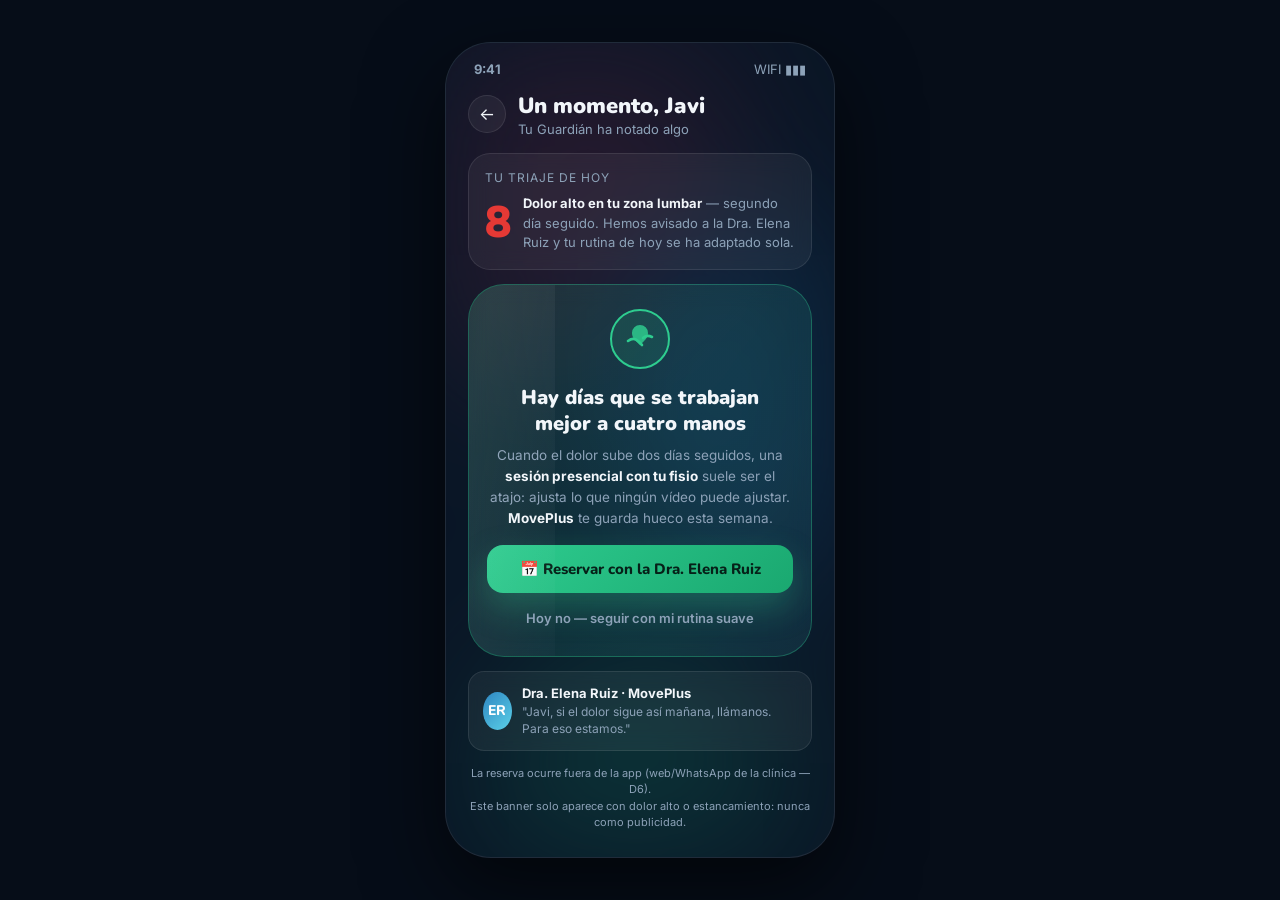
<file: mockups/prototipo/upselling.html>
<!DOCTYPE html>
<html lang="es">
<head>
<meta charset="UTF-8">
<meta name="viewport" content="width=device-width, initial-scale=1.0">
<title>Anti Frágil · Upselling — el puente a tu clínica</title>
<link rel="preconnect" href="https://fonts.googleapis.com">
<link href="https://fonts.googleapis.com/css2?family=Nunito:wght@800;900&family=Inter:wght@400;500;600;700&display=swap" rel="stylesheet">
<link rel="stylesheet" href="tokens.css">
<style>
  /* Upselling (A12) · Banner empático tras dolor alto o estancamiento.
     Tono: cuidado, no venta. El CTA lleva fuera de la app (web/WhatsApp de la clínica). */
  *{margin:0;padding:0;box-sizing:border-box}
  body{background:#060d18;display:flex;justify-content:center;align-items:center;min-height:100vh;font-family:var(--af-font-texto);padding:24px}
  .phone{position:relative;width:390px;min-height:780px;background:var(--af-bg);border-radius:46px;border:1px solid var(--af-line);overflow:hidden;box-shadow:0 30px 80px rgba(0,0,0,.6)}
  .aurora{position:absolute;inset:0;overflow:hidden;filter:blur(70px);opacity:.55}
  .aurora i{position:absolute;border-radius:50%}
  .aurora i:nth-child(1){width:420px;height:420px;left:-130px;top:-90px;background:#3a1d34;animation:fl 11s ease-in-out infinite}
  .aurora i:nth-child(2){width:360px;height:360px;right:-120px;top:180px;background:#103a5c;animation:fl 13s ease-in-out infinite reverse}
  .aurora i:nth-child(3){width:300px;height:300px;left:40px;bottom:-80px;background:#0d4a45;animation:fl 9s ease-in-out infinite}
  @keyframes fl{0%,100%{transform:translate(0,0)}50%{transform:translate(26px,-18px)}}
  .sbar{position:relative;display:flex;justify-content:space-between;padding:18px 28px 0;color:var(--af-texto-suave);font-size:13px;z-index:2}
  .content{position:relative;z-index:2;padding:14px 22px 26px}
  .top{display:flex;align-items:center;gap:12px;margin-bottom:16px}
  .back{width:38px;height:38px;border-radius:50%;background:var(--af-panel);border:1px solid var(--af-line);display:flex;align-items:center;justify-content:center;color:var(--af-texto);text-decoration:none;font-size:17px;transition:var(--af-t-rapida)}
  .back:hover{background:rgba(255,255,255,.12)}
  .titulo{font-family:var(--af-font-display);font-weight:900;font-size:22px;color:var(--af-texto)}
  .sub{font-size:13px;color:var(--af-texto-suave)}

  /* contexto: el triaje que dispara el banner */
  .ctx{background:var(--af-panel);border:1px solid var(--af-line);border-radius:var(--af-radio-l);backdrop-filter:blur(var(--af-blur-cristal));padding:16px;margin-bottom:14px}
  .ctx .lbl{font-size:12px;letter-spacing:1px;text-transform:uppercase;color:var(--af-texto-suave);margin-bottom:8px}
  .dolor{display:flex;align-items:center;gap:12px}
  .dolor .num{font-family:var(--af-font-display);font-weight:900;font-size:44px;color:var(--af-rojo);animation:lat 2.2s ease-in-out infinite}
  @keyframes lat{0%,100%{opacity:1}50%{opacity:.65}}
  .dolor .tx{font-size:13px;color:var(--af-texto-suave);line-height:1.5}
  .dolor .tx b{color:var(--af-texto)}

  /* EL BANNER (la pieza A12) */
  .banner{position:relative;background:linear-gradient(135deg,rgba(46,204,143,.14),rgba(91,208,232,.10));border:1.5px solid rgba(46,204,143,.35);border-radius:var(--af-radio-xl);backdrop-filter:blur(var(--af-blur-cristal));padding:22px 18px;text-align:center;margin-bottom:14px;overflow:hidden;animation:in .5s ease both}
  @keyframes in{from{opacity:0;transform:translateY(14px)}to{opacity:1;transform:none}}
  .banner::after{content:"";position:absolute;top:-60%;left:-30%;width:55%;height:220%;background:linear-gradient(100deg,transparent,rgba(255,255,255,.07),transparent);animation:sweep 3.2s ease-in-out infinite}
  @keyframes sweep{0%{transform:translateX(-120%)}60%,100%{transform:translateX(460%)}}
  .manos{width:64px;height:64px;margin:0 auto 10px;animation:resp 5.2s ease-in-out infinite}
  @keyframes resp{0%,100%{transform:translateY(0)}50%{transform:translateY(-7px)}}
  .banner .t1{font-family:var(--af-font-display);font-weight:900;font-size:20px;color:var(--af-texto);line-height:1.3;margin-bottom:8px}
  .banner .t2{font-size:13.5px;color:var(--af-texto-suave);line-height:1.55;max-width:300px;margin:0 auto 16px}
  .banner .t2 b{color:var(--af-texto)}
  .cta{display:block;text-decoration:none;font-family:var(--af-font-display);font-weight:800;font-size:15px;color:#062018;background:linear-gradient(135deg,var(--af-primario),var(--af-primario-osc));border-radius:var(--af-radio-m);padding:14px;box-shadow:var(--af-sombra-flotante);transition:var(--af-t-rapida);margin-bottom:9px}
  .cta:hover{transform:translateY(-2px)}
  .cta-sec{display:block;text-decoration:none;font-size:13px;font-weight:600;color:var(--af-texto-suave);padding:8px;transition:var(--af-t-rapida)}
  .cta-sec:hover{color:var(--af-texto)}

  .firma{display:flex;align-items:center;gap:10px;background:var(--af-panel);border:1px solid var(--af-line);border-radius:var(--af-radio-m);backdrop-filter:blur(var(--af-blur-cristal));padding:12px 14px;margin-bottom:14px}
  .firma .foto{width:38px;height:38px;border-radius:50%;background:linear-gradient(135deg,#2E86C1,#5BD0E8);display:flex;align-items:center;justify-content:center;font-family:var(--af-font-display);font-weight:800;color:#fff;font-size:14px}
  .firma .tx{font-size:12px;color:var(--af-texto-suave);line-height:1.45}
  .firma .tx b{color:var(--af-texto);font-size:13px}
  .nota{text-align:center;font-size:11px;color:var(--af-texto-suave);line-height:1.5}
</style>
</head>
<body>
<div class="phone">
  <div class="aurora"><i></i><i></i><i></i></div>
  <div class="sbar"><b>9:41</b><span>WIFI ▮▮▮</span></div>
  <div class="content">

    <div class="top">
      <a class="back" href="index.html" title="Volver">←</a>
      <div>
        <div class="titulo">Un momento, Javi</div>
        <div class="sub">Tu Guardián ha notado algo</div>
      </div>
    </div>

    <div class="ctx">
      <div class="lbl">Tu triaje de hoy</div>
      <div class="dolor">
        <div class="num">8</div>
        <div class="tx"><b>Dolor alto en tu zona lumbar</b> — segundo día seguido.
        Hemos avisado a la Dra. Elena Ruiz y tu rutina de hoy se ha adaptado sola.</div>
      </div>
    </div>

    <div class="banner">
      <svg class="manos" viewBox="0 0 64 64" fill="none">
        <circle cx="32" cy="32" r="29" fill="rgba(46,204,143,.12)" stroke="#2ECC8F" stroke-width="2"/>
        <path d="M20 34c4-3 7-3 10 0l4 4M44 30c-4-2-7-1-9 1" stroke="#2ECC8F" stroke-width="2.6" stroke-linecap="round"/>
        <path d="M24 26a8 8 0 0 1 16 0c0 5-4 8-8 12-4-4-8-7-8-12z" fill="#2ECC8F" opacity=".85"/>
      </svg>
      <div class="t1">Hay días que se trabajan<br>mejor a cuatro manos</div>
      <div class="t2">Cuando el dolor sube dos días seguidos, una <b>sesión presencial con tu
      fisio</b> suele ser el atajo: ajusta lo que ningún vídeo puede ajustar. <b>MovePlus</b>
      te guarda hueco esta semana.</div>
      <a class="cta" href="#" onclick="return false" title="En la app real abre WhatsApp/web de la clínica">📅 Reservar con la Dra. Elena Ruiz</a>
      <a class="cta-sec" href="index.html">Hoy no — seguir con mi rutina suave</a>
    </div>

    <div class="firma">
      <div class="foto">ER</div>
      <div class="tx"><b>Dra. Elena Ruiz · MovePlus</b><br>
      "Javi, si el dolor sigue así mañana, llámanos. Para eso estamos."</div>
    </div>

    <div class="nota">La reserva ocurre fuera de la app (web/WhatsApp de la clínica — D6).<br>
    Este banner solo aparece con dolor alto o estancamiento: nunca como publicidad.</div>
  </div>
</div>
</body>
</html>
</file>
<file: mockups/prototipo/tokens.css>
/* ════════════════════════════════════════════════════════════════
   Anti Frágil — DESIGN TOKENS (tabla maestra de la estética)
   Fuente de verdad: docs/diseño/sistema-diseno.md
   Cambiar la estética del producto = cambiar ESTE archivo.
   Las maquetas/prototipos deben enlazarlo y usar SOLO estas variables.
   ════════════════════════════════════════════════════════════════ */
:root {
  /* ── Base (modo oscuro premium) ── */
  --af-bg:            #0A1626;
  --af-panel:         rgba(255,255,255,.055);
  --af-line:          rgba(255,255,255,.09);
  --af-texto:         #F2F6FA;
  --af-texto-suave:   #8DA2B8;

  /* ── Marca y acción ── */
  --af-primario:      #2ECC8F;
  --af-primario-osc:  #1AA870;
  --af-dorado:        #F4C430;

  /* ── Arquetipos ── */
  --af-agua:          #5BD0E8;
  --af-agua-osc:      #2E86C1;
  --af-tierra:        #C9A36B;
  --af-tierra-osc:    #8A6B3F;
  --af-viento:        #B8C6F2;
  --af-viento-osc:    #5C6BC0;

  /* ── Estados clínicos (semáforos) ── */
  --af-rojo:          #E53935;
  --af-ambar:         #FFA726;
  --af-verde-ok:      #2ECC8F;

  /* ── Tipografía ── */
  --af-font-display:  'Nunito', sans-serif;   /* 800-900 · títulos y números héroe */
  --af-font-texto:    'Inter', sans-serif;    /* 400-700 · cuerpo y datos */
  /* Escala (px): 11 · 13 · 15 · 17 · 22 · 28 · 44 — no usar otros tamaños */

  /* ── Radios ── */
  --af-radio-s:       12px;
  --af-radio-m:       16px;
  --af-radio-l:       22px;
  --af-radio-xl:      36px;

  /* ── Sombras y cristal ── */
  --af-sombra-flotante: 0 14px 34px rgba(46,204,143,.30);
  --af-blur-cristal:    10px;   /* usar: backdrop-filter: blur(var(--af-blur-cristal)) */

  /* ── Movimiento ── */
  --af-t-rapida:      170ms ease;   /* pulsar/hover */
  --af-t-media:       320ms ease;   /* cambio de pantalla */
  /* Respiración avatar: 5.2s ±12px · Pulso halo: 4.5s · Brillo XP: 2.8s */
}
</file>
